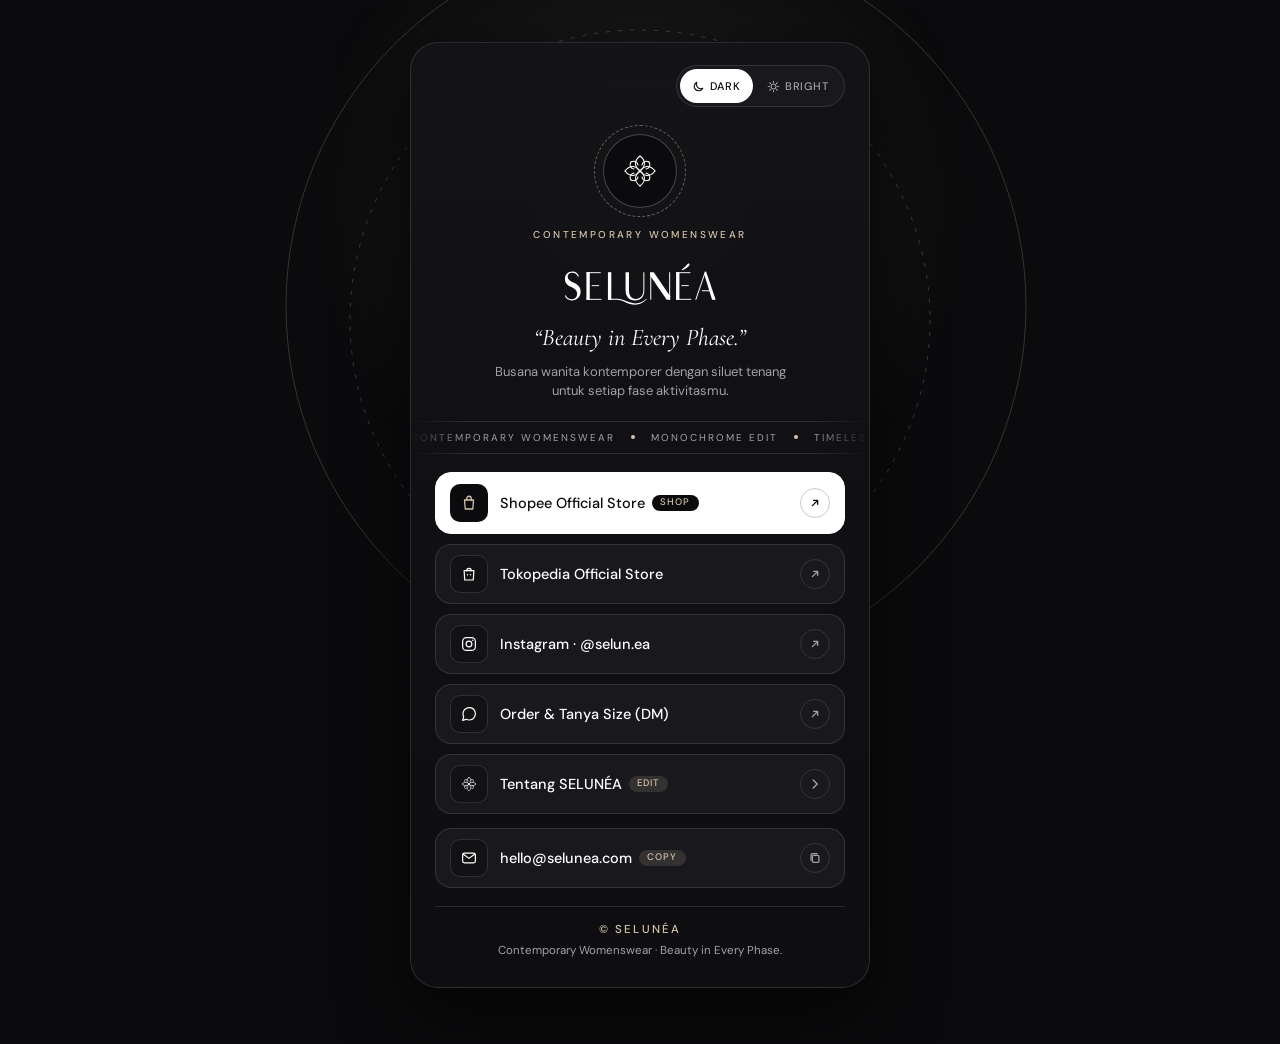
<file: links.html>
<!DOCTYPE html>
<html lang="id" data-theme="dark">
<head>
<meta charset="UTF-8" />
<meta name="viewport" content="width=device-width, initial-scale=1.0" />
<title>SELUNÉA — Contemporary Womenswear</title>
<meta name="description" content="SELUNÉA (@selun.ea) — Contemporary womenswear. Official links: Shopee, Tokopedia, Instagram." />
<link rel="icon" type="image/svg+xml" href="data:image/svg+xml,%3Csvg%20xmlns%3D%22http%3A//www.w3.org/2000/svg%22%20viewBox%3D%220%200%20256%20256%22%3E%3Crect%20width%3D%22256%22%20height%3D%22256%22%20rx%3D%2256%22%20fill%3D%22%230B0B0D%22/%3E%3Cg%20transform%3D%22translate%2836%2036%29%20scale%280.718%29%22%3E%3Cg%20id%3D%22symbol%22%20fill%3D%22%23FFFFFF%22%3E%0A%20%20%20%20%3Cpath%20d%3D%22M%20131.64%20130.81%20C%20163.62%2089.43%20197.55%20100.41%20220.32%20130.76%20A%204.6%204.6%200%200%200%20227.68%20125.24%20C%20202.45%2091.59%20160.38%2078.57%20124.36%20125.19%20A%204.6%204.6%200%200%200%20131.64%20130.81%20Z%22/%3E%0A%20%20%20%20%3Cpath%20d%3D%22M%20220.32%20125.24%20C%20197.55%20155.59%20163.62%20166.57%20131.64%20125.19%20A%204.6%204.6%200%200%200%20124.36%20130.81%20C%20160.38%20177.43%20202.45%20164.41%20227.68%20130.76%20A%204.6%204.6%200%200%200%20220.32%20125.24%20Z%22/%3E%0A%20%20%20%20%3Cpath%20d%3D%22M%20125.19%20131.64%20C%20166.57%20163.62%20155.59%20197.55%20125.24%20220.32%20A%204.6%204.6%200%200%200%20130.76%20227.68%20C%20164.41%20202.45%20177.43%20160.38%20130.81%20124.36%20A%204.6%204.6%200%200%200%20125.19%20131.64%20Z%22/%3E%0A%20%20%20%20%3Cpath%20d%3D%22M%20130.76%20220.32%20C%20100.41%20197.55%2089.43%20163.62%20130.81%20131.64%20A%204.6%204.6%200%200%200%20125.19%20124.36%20C%2078.57%20160.38%2091.59%20202.45%20125.24%20227.68%20A%204.6%204.6%200%200%200%20130.76%20220.32%20Z%22/%3E%0A%20%20%20%20%3Cpath%20d%3D%22M%20124.36%20125.19%20C%2092.38%20166.57%2058.45%20155.59%2035.68%20125.24%20A%204.6%204.6%200%200%200%2028.32%20130.76%20C%2053.55%20164.41%2095.62%20177.43%20131.64%20130.81%20A%204.6%204.6%200%200%200%20124.36%20125.19%20Z%22/%3E%0A%20%20%20%20%3Cpath%20d%3D%22M%2035.68%20130.76%20C%2058.45%20100.41%2092.38%2089.43%20124.36%20130.81%20A%204.6%204.6%200%200%200%20131.64%20125.19%20C%2095.62%2078.57%2053.55%2091.59%2028.32%20125.24%20A%204.6%204.6%200%200%200%2035.68%20130.76%20Z%22/%3E%0A%20%20%20%20%3Cpath%20d%3D%22M%20130.81%20124.36%20C%2089.43%2092.38%20100.41%2058.45%20130.76%2035.68%20A%204.6%204.6%200%200%200%20125.24%2028.32%20C%2091.59%2053.55%2078.57%2095.62%20125.19%20131.64%20A%204.6%204.6%200%200%200%20130.81%20124.36%20Z%22/%3E%0A%20%20%20%20%3Cpath%20d%3D%22M%20125.24%2035.68%20C%20155.59%2058.45%20166.57%2092.38%20125.19%20124.36%20A%204.6%204.6%200%200%200%20130.81%20131.64%20C%20177.43%2095.62%20164.41%2053.55%20130.76%2028.32%20A%204.6%204.6%200%200%200%20125.24%2035.68%20Z%22/%3E%0A%20%20%20%20%3Cpath%20d%3D%22M%20165.19%20145.22%20C%20187.3%20150.13%20190.81%20167.31%20181.93%20183.8%20A%204.6%204.6%200%200%200%20190.03%20188.16%20C%20200.95%20167.88%20195.98%20142.64%20167.18%20136.24%20A%204.6%204.6%200%200%200%20165.19%20145.22%20Z%22/%3E%0A%20%20%20%20%3Cpath%20d%3D%22M%20183.8%20181.93%20C%20167.31%20190.81%20150.13%20187.3%20145.22%20165.19%20A%204.6%204.6%200%200%200%20136.24%20167.18%20C%20142.64%20195.98%20167.88%20200.95%20188.16%20190.03%20A%204.6%204.6%200%200%200%20183.8%20181.93%20Z%22/%3E%0A%20%20%20%20%3Cpath%20d%3D%22M%20110.78%20165.19%20C%20105.87%20187.3%2088.69%20190.81%2072.2%20181.93%20A%204.6%204.6%200%200%200%2067.84%20190.03%20C%2088.12%20200.95%20113.36%20195.98%20119.76%20167.18%20A%204.6%204.6%200%200%200%20110.78%20165.19%20Z%22/%3E%0A%20%20%20%20%3Cpath%20d%3D%22M%2074.07%20183.8%20C%2065.19%20167.31%2068.7%20150.13%2090.81%20145.22%20A%204.6%204.6%200%200%200%2088.82%20136.24%20C%2060.02%20142.64%2055.05%20167.88%2065.97%20188.16%20A%204.6%204.6%200%200%200%2074.07%20183.8%20Z%22/%3E%0A%20%20%20%20%3Cpath%20d%3D%22M%2090.81%20110.78%20C%2068.7%20105.87%2065.19%2088.69%2074.07%2072.2%20A%204.6%204.6%200%200%200%2065.97%2067.84%20C%2055.05%2088.12%2060.02%20113.36%2088.82%20119.76%20A%204.6%204.6%200%200%200%2090.81%20110.78%20Z%22/%3E%0A%20%20%20%20%3Cpath%20d%3D%22M%2072.2%2074.07%20C%2088.69%2065.19%20105.87%2068.7%20110.78%2090.81%20A%204.6%204.6%200%200%200%20119.76%2088.82%20C%20113.36%2060.02%2088.12%2055.05%2067.84%2065.97%20A%204.6%204.6%200%200%200%2072.2%2074.07%20Z%22/%3E%0A%20%20%20%20%3Cpath%20d%3D%22M%20145.22%2090.81%20C%20150.13%2068.7%20167.31%2065.19%20183.8%2074.07%20A%204.6%204.6%200%200%200%20188.16%2065.97%20C%20167.88%2055.05%20142.64%2060.02%20136.24%2088.82%20A%204.6%204.6%200%200%200%20145.22%2090.81%20Z%22/%3E%0A%20%20%20%20%3Cpath%20d%3D%22M%20181.93%2072.2%20C%20190.81%2088.69%20187.3%20105.87%20165.19%20110.78%20A%204.6%204.6%200%200%200%20167.18%20119.76%20C%20195.98%20113.36%20200.95%2088.12%20190.03%2067.84%20A%204.6%204.6%200%200%200%20181.93%2072.2%20Z%22/%3E%0A%20%20%20%20%3Cpath%20d%3D%22M%20128%20117.5%20A%2010.5%2010.5%200%201%201%20128%20138.5%20A%2010.5%2010.5%200%201%201%20128%20117.5%20Z%22/%3E%0A%20%20%3C/g%3E%3C/g%3E%3C/svg%3E" />
<link rel="preconnect" href="https://fonts.googleapis.com" />
<link rel="preconnect" href="https://fonts.gstatic.com" crossorigin />
<link href="https://fonts.googleapis.com/css2?family=Cormorant+Garamond:ital,wght@0,400;0,500;0,600;1,400;1,500&family=DM+Sans:wght@400;500;600&display=swap" rel="stylesheet" />
<script>
  try {
    const savedTheme = localStorage.getItem('selunea_links_theme');
    if (savedTheme === 'light' || savedTheme === 'dark') {
      document.documentElement.setAttribute('data-theme', savedTheme);
    }
  } catch (e) {}
</script>
<style>
  :root, [data-theme="dark"] {
    --bg: #0B0B0D;
    --sheet-a: rgba(20, 20, 24, 0.96);
    --sheet-b: rgba(14, 14, 17, 0.98);
    --surface: #121215;
    --card: #18181D;
    --card-hover: #202027;
    --ink: #FFFFFF;
    --muted: #A1A1AA;
    --accent: #D5C3AA;
    --accent-pill-bg: rgba(213, 195, 170, 0.14);
    --accent-pill-fg: #D5C3AA;
    --hero-bg: #FFFFFF;
    --hero-fg: #0B0B0D;
    --hero-icon-bg: #0B0B0D;
    --hero-icon-fg: #D5C3AA;
    --hero-arrow-line: rgba(11, 11, 13, 0.22);
    --emblem-bg: #0B0B0D;
    --emblem-fg: #FFFFFF;
    --line: rgba(255, 255, 255, 0.12);
    --line-strong: rgba(255, 255, 255, 0.24);
    --orbit-a: #FFFFFF;
    --orbit-b: #D5C3AA;
    --glow: rgba(213, 195, 170, 0.10);
    --spot: rgba(213, 195, 170, 0.16);
    --spot-hero: rgba(213, 195, 170, 0.34);
    --sheet-shadow: 0 28px 70px rgba(0, 0, 0, 0.65);
    --toast-bg: #FFFFFF;
    --toast-fg: #0B0B0D;
  }

  [data-theme="light"] {
    --bg: #F3F2EE;
    --sheet-a: rgba(255, 255, 255, 0.98);
    --sheet-b: rgba(250, 249, 246, 0.98);
    --surface: #F7F6F3;
    --card: #FAF9F6;
    --card-hover: #F2F0EB;
    --ink: #0B0B0D;
    --muted: #52525B;
    --accent: #6B5B4B;
    --accent-pill-bg: rgba(107, 91, 75, 0.12);
    --accent-pill-fg: #6B5B4B;
    --hero-bg: #0B0B0D;
    --hero-fg: #FFFFFF;
    --hero-icon-bg: #FFFFFF;
    --hero-icon-fg: #0B0B0D;
    --hero-arrow-line: rgba(213, 195, 170, 0.36);
    --emblem-bg: #0B0B0D;
    --emblem-fg: #D5C3AA;
    --line: rgba(11, 11, 13, 0.12);
    --line-strong: rgba(11, 11, 13, 0.25);
    --orbit-a: #0B0B0D;
    --orbit-b: #6B5B4B;
    --glow: rgba(107, 91, 75, 0.08);
    --spot: rgba(107, 91, 75, 0.10);
    --spot-hero: rgba(213, 195, 170, 0.22);
    --sheet-shadow: 0 22px 54px rgba(11, 11, 13, 0.08);
    --toast-bg: #0B0B0D;
    --toast-fg: #FFFFFF;
  }

  :root {
    --font-display: 'Cormorant Garamond', Georgia, serif;
    --font-sans: 'DM Sans', -apple-system, BlinkMacSystemFont, sans-serif;
    --ease: cubic-bezier(0.22, 1, 0.36, 1);
  }

  *, *::before, *::after { box-sizing: border-box; margin: 0; padding: 0; }
  html { -webkit-text-size-adjust: 100%; }
  body {
    min-height: 100dvh;
    background: var(--bg);
    color: var(--ink);
    font-family: var(--font-sans);
    font-size: 15px;
    line-height: 1.5;
    display: flex;
    flex-direction: column;
    align-items: center;
    padding: 20px 14px 44px;
    -webkit-font-smoothing: antialiased;
    position: relative;
    overflow-x: hidden;
    transition: background-color 0.38s var(--ease), color 0.38s var(--ease);
  }

  /* Immersive Ambient Orbital Backdrop */
  .ambient-stage {
    position: fixed;
    inset: 0;
    pointer-events: none;
    z-index: 0;
    overflow: hidden;
  }
  .ambient-glow {
    position: absolute;
    left: 50%;
    top: -160px;
    width: 720px;
    height: 720px;
    transform: translateX(-50%);
    background: radial-gradient(circle, var(--glow) 0%, transparent 68%);
    transition: background 0.38s var(--ease);
  }
  .ambient-rings {
    position: absolute;
    left: 50%;
    top: -90px;
    width: 820px;
    height: 820px;
    margin-left: -410px;
    opacity: 0.24;
    animation: slowOrbit 72s linear infinite;
  }
  @keyframes slowOrbit {
    from { transform: rotate(0deg); }
    to { transform: rotate(360deg); }
  }

  a { color: inherit; text-decoration: none; }
  button { font-family: inherit; cursor: pointer; background: none; border: none; color: inherit; }
  :focus-visible { outline: 2px solid var(--accent); outline-offset: 3px; border-radius: 12px; }

  /* Main Sheet */
  .sheet {
    position: relative;
    z-index: 1;
    width: 100%;
    max-width: 460px;
    background: linear-gradient(180deg, var(--sheet-a) 0%, var(--sheet-b) 100%);
    border: 1px solid var(--line);
    border-radius: 28px;
    padding: 20px 18px 26px;
    box-shadow: var(--sheet-shadow);
    display: flex;
    flex-direction: column;
    gap: 18px;
    transition: background 0.38s var(--ease), border-color 0.38s var(--ease), box-shadow 0.38s var(--ease);
  }

  /* Theme Toggle Row (Right-aligned only, zero left pill / share clutter) */
  .theme-bar {
    display: flex;
    justify-content: flex-end;
    align-items: center;
  }
  .theme-switch {
    display: inline-flex;
    align-items: center;
    gap: 2px;
    padding: 3px;
    border-radius: 999px;
    background: var(--card);
    border: 1px solid var(--line);
    transition: background-color 0.3s var(--ease), border-color 0.3s var(--ease);
  }
  .theme-opt {
    display: inline-flex;
    align-items: center;
    gap: 5px;
    min-height: 34px;
    padding: 0 12px;
    border-radius: 999px;
    font-size: 11px;
    font-weight: 500;
    letter-spacing: 0.08em;
    text-transform: uppercase;
    color: var(--muted);
    transition: background-color 0.24s var(--ease), color 0.24s var(--ease);
  }
  .theme-opt[aria-pressed="true"] {
    background: var(--ink);
    color: var(--bg);
  }
  .theme-opt svg { width: 13px; height: 13px; }

  /* Staggered Entrance Choreography */
  .stagger {
    opacity: 0;
    transform: translateY(14px);
    animation: riseIn 0.7s var(--ease) forwards;
    animation-delay: var(--d, 0ms);
  }
  @keyframes riseIn {
    to { opacity: 1; transform: translateY(0); }
  }

  /* Profile Header */
  .profile {
    display: flex;
    flex-direction: column;
    align-items: center;
    text-align: center;
    gap: 10px;
    padding: 0 6px 2px;
  }
  .emblem-orbit {
    position: relative;
    width: 92px;
    height: 92px;
    display: flex;
    align-items: center;
    justify-content: center;
  }
  .emblem-halo {
    position: absolute;
    inset: 0;
    border-radius: 50%;
    border: 1px dashed var(--accent);
    opacity: 0.45;
    animation: slowOrbit 36s linear infinite;
  }
  .emblem-core {
    width: 74px;
    height: 74px;
    border-radius: 50%;
    background: var(--emblem-bg);
    border: 1px solid var(--line-strong);
    color: var(--emblem-fg);
    display: flex;
    align-items: center;
    justify-content: center;
    transition: transform 0.45s var(--ease), border-color 0.35s var(--ease), color 0.35s var(--ease);
  }
  .emblem-orbit:hover .emblem-core {
    transform: scale(1.05);
    border-color: var(--accent);
  }
  .emblem-core svg { width: 40px; height: 40px; }

  .fashion-kicker {
    font-size: 10px;
    letter-spacing: 0.24em;
    text-transform: uppercase;
    color: var(--accent);
    font-weight: 500;
  }
  .wm-lockup {
    width: 186px;
    height: auto;
    color: var(--ink);
    transition: color 0.35s var(--ease);
  }
  .tagline {
    font-family: var(--font-display);
    font-style: italic;
    font-weight: 400;
    font-size: 24px;
    line-height: 1.12;
    color: var(--ink);
  }
  .bio {
    font-size: 13px;
    color: var(--muted);
    max-width: 320px;
    line-height: 1.5;
  }

  /* Smooth Editorial Ticker Strip */
  .marquee-wrap {
    overflow: hidden;
    border-top: 1px solid var(--line);
    border-bottom: 1px solid var(--line);
    padding: 8px 0;
    margin: 0 -18px;
    mask-image: linear-gradient(90deg, transparent 0%, #000 12%, #000 88%, transparent 100%);
    -webkit-mask-image: linear-gradient(90deg, transparent 0%, #000 12%, #000 88%, transparent 100%);
  }
  .marquee-track {
    display: flex;
    width: max-content;
    animation: ticker 26s linear infinite;
  }
  .marquee-wrap:hover .marquee-track { animation-play-state: paused; }
  .marquee-group {
    display: flex;
    align-items: center;
    gap: 16px;
    padding-right: 16px;
    font-size: 10px;
    letter-spacing: 0.2em;
    text-transform: uppercase;
    color: var(--muted);
    white-space: nowrap;
  }
  .m-dot {
    width: 4px;
    height: 4px;
    border-radius: 50%;
    background: var(--accent);
    display: inline-block;
  }
  @keyframes ticker {
    from { transform: translateX(0); }
    to { transform: translateX(-50%); }
  }

  /* Concise, To-The-Point Monochrome Link Stack */
  .links-stack {
    display: flex;
    flex-direction: column;
    gap: 10px;
  }

  .card-spotlight {
    position: relative;
    overflow: hidden;
    isolation: isolate;
  }
  .card-spotlight::before {
    content: '';
    position: absolute;
    inset: 0;
    z-index: -1;
    opacity: 0;
    background: radial-gradient(260px circle at var(--mx, 50%) var(--my, 50%), var(--spot), transparent 65%);
    transition: opacity 0.26s ease;
  }
  .card-spotlight:hover::before { opacity: 1; }

  /* Primary Contrast CTA (Shopee) */
  .link-hero {
    display: flex;
    align-items: center;
    justify-content: space-between;
    gap: 12px;
    min-height: 62px;
    padding: 11px 14px;
    border-radius: 16px;
    background: var(--hero-bg);
    color: var(--hero-fg);
    border: 1px solid var(--hero-bg);
    transition: transform 0.26s var(--ease), box-shadow 0.26s var(--ease), background-color 0.35s var(--ease), color 0.35s var(--ease);
  }
  .link-hero.card-spotlight::before {
    background: radial-gradient(260px circle at var(--mx, 50%) var(--my, 50%), var(--spot-hero), transparent 65%);
  }
  .link-hero:hover { transform: translateY(-2px); }
  .link-hero:active { transform: scale(0.985); }
  .link-hero .icon-box {
    background: var(--hero-icon-bg);
    color: var(--hero-icon-fg);
    border-color: transparent;
  }
  .link-hero .arrow-pill {
    border-color: var(--hero-arrow-line);
    color: var(--hero-fg);
  }

  /* Concise Standard Cards */
  .link-card {
    width: 100%;
    text-align: left;
    display: flex;
    align-items: center;
    justify-content: space-between;
    gap: 12px;
    min-height: 58px;
    padding: 10px 14px;
    border-radius: 16px;
    background: var(--card);
    color: var(--ink);
    border: 1px solid var(--line);
    transition: transform 0.24s var(--ease), border-color 0.24s var(--ease), background-color 0.3s var(--ease), color 0.3s var(--ease);
  }
  .link-card:hover {
    background: var(--card-hover);
    border-color: var(--accent);
    transform: translateY(-2px);
  }
  .link-card:active { transform: scale(0.985); }

  .card-left {
    display: flex;
    align-items: center;
    gap: 12px;
    min-width: 0;
  }
  .icon-box {
    width: 38px;
    height: 38px;
    border-radius: 10px;
    background: var(--surface);
    border: 1px solid var(--line);
    color: var(--ink);
    display: flex;
    align-items: center;
    justify-content: center;
    flex-shrink: 0;
    transition: border-color 0.22s, color 0.22s, transform 0.26s var(--ease), background-color 0.3s var(--ease);
  }
  .link-card:hover .icon-box {
    border-color: var(--accent);
    color: var(--accent);
    transform: scale(1.04);
  }
  .icon-box svg { width: 18px; height: 18px; }

  .btn-label {
    font-size: clamp(13px, 3.6vw, 14.5px);
    font-weight: 500;
    line-height: 1.25;
    display: flex;
    align-items: center;
    gap: 7px;
    flex-wrap: nowrap;
    white-space: nowrap;
  }
  .pill-tag {
    font-size: 9.5px;
    letter-spacing: 0.12em;
    text-transform: uppercase;
    padding: 2px 8px;
    border-radius: 999px;
    background: var(--accent-pill-bg);
    color: var(--accent-pill-fg);
    font-weight: 500;
  }
  .link-hero .pill-tag {
    background: var(--accent);
    color: #FFFFFF;
  }
  [data-theme="dark"] .link-hero .pill-tag {
    background: #0B0B0D;
    color: #D5C3AA;
  }

  .arrow-pill {
    width: 30px;
    height: 30px;
    border-radius: 50%;
    border: 1px solid var(--line);
    display: inline-flex;
    align-items: center;
    justify-content: center;
    flex-shrink: 0;
    color: var(--muted);
    transition: transform 0.24s var(--ease), color 0.22s, border-color 0.22s;
  }
  .link-hero:hover .arrow-pill,
  .link-card:hover .arrow-pill { transform: translateX(3px); }
  .link-card:hover .arrow-pill {
    color: var(--accent);
    border-color: var(--accent);
  }
  .link-card[aria-expanded="true"] .arrow-pill {
    transform: rotate(90deg);
    color: var(--accent);
    border-color: var(--accent);
  }

  /* Smooth Grid-Row Accordion (Style Edit) */
  .accordion-wrap {
    display: grid;
    grid-template-rows: 0fr;
    opacity: 0;
    transition: grid-template-rows 0.42s var(--ease), opacity 0.34s ease, margin-top 0.42s var(--ease);
    margin-top: -6px;
  }
  .accordion-wrap.open {
    grid-template-rows: 1fr;
    opacity: 1;
    margin-top: 0;
  }
  .accordion-inner { overflow: hidden; }
  .maison-drawer {
    background: var(--surface);
    border: 1px solid var(--line-strong);
    border-radius: 16px;
    padding: 15px;
    display: flex;
    flex-direction: column;
    gap: 11px;
  }
  .maison-pills { display: flex; flex-wrap: wrap; gap: 6px; }
  .edit-pill {
    min-height: 32px;
    padding: 0 11px;
    border-radius: 999px;
    border: 1px solid var(--line);
    background: var(--card);
    font-size: 11.5px;
    color: var(--muted);
    transition: background-color 0.2s, color 0.2s, border-color 0.2s;
  }
  .edit-pill:hover { border-color: var(--accent); color: var(--ink); }
  .edit-pill.active {
    background: var(--ink);
    color: var(--bg);
    border-color: var(--ink);
    font-weight: 500;
  }
  .edit-note {
    font-size: 12.5px;
    color: var(--muted);
    line-height: 1.5;
    transition: opacity 0.18s ease;
  }

  /* Brand-Only Footer */
  .foot {
    padding-top: 14px;
    border-top: 1px solid var(--line);
    display: flex;
    flex-direction: column;
    align-items: center;
    gap: 4px;
    text-align: center;
  }
  .foot-brand {
    font-size: 11.5px;
    letter-spacing: 0.18em;
    color: var(--accent);
    font-weight: 500;
  }
  .foot-sub {
    font-size: 11.5px;
    color: var(--muted);
  }

  .toast {
    position: fixed;
    bottom: 20px;
    left: 50%;
    transform: translateX(-50%) translateY(14px);
    background: var(--toast-bg);
    color: var(--toast-fg);
    border: 1px solid var(--accent);
    padding: 9px 17px;
    border-radius: 999px;
    font-size: 12px;
    font-weight: 500;
    opacity: 0;
    pointer-events: none;
    transition: opacity 0.2s, transform 0.2s var(--ease);
    z-index: 50;
    white-space: nowrap;
  }
  .toast.show { opacity: 1; transform: translateX(-50%) translateY(0); }

  @media (min-width: 640px) {
    body { padding: 42px 20px 56px; }
    .sheet { padding: 22px 24px 28px; }
    .marquee-wrap { margin: 0 -24px; }
  }
  @media (prefers-reduced-motion: reduce) {
    .ambient-rings, .marquee-track { animation: none !important; }
    .stagger { opacity: 1 !important; transform: none !important; animation: none !important; }
    *, *::before, *::after { transition: none !important; }
  }
</style>
</head>
<body>
  <div class="ambient-stage" aria-hidden="true">
    <div class="ambient-glow"></div>
    <svg class="ambient-rings" viewBox="0 0 820 820" fill="none">
      <circle cx="410" cy="410" r="290" stroke="var(--orbit-a)" stroke-width="0.8" stroke-dasharray="4 8"/>
      <circle cx="426" cy="396" r="370" stroke="var(--orbit-b)" stroke-width="0.9"/>
    </svg>
  </div>

  <main class="sheet">
    <!-- Dark / Bright Theme Toggle -->
    <div class="theme-bar stagger" style="--d: 20ms;">
      <div class="theme-switch" role="group" aria-label="Pilih mode tampilan">
        <button type="button" class="theme-opt" data-set-theme="dark" aria-pressed="true">
          <svg viewBox="0 0 16 16" fill="none" aria-hidden="true">
            <path d="M13.2 10.1A5.5 5.5 0 0 1 5.9 2.8a5.5 5.5 0 1 0 7.3 7.3Z" stroke="currentColor" stroke-width="1.35" stroke-linejoin="round"/>
          </svg>
          <span>Dark</span>
        </button>
        <button type="button" class="theme-opt" data-set-theme="light" aria-pressed="false">
          <svg viewBox="0 0 16 16" fill="none" aria-hidden="true">
            <circle cx="8" cy="8" r="3" stroke="currentColor" stroke-width="1.35"/>
            <path d="M8 1.5v1.4M8 13.1v1.4M1.5 8h1.4M13.1 8h1.4M3.4 3.4l1 1M11.6 11.6l1 1M12.6 3.4l-1 1M4.4 11.6l-1 1" stroke="currentColor" stroke-width="1.35" stroke-linecap="round"/>
          </svg>
          <span>Bright</span>
        </button>
      </div>
    </div>

    <!-- Brand Profile Header -->
    <header class="profile stagger" style="--d: 60ms;">
      <div class="emblem-orbit">
        <div class="emblem-halo" aria-hidden="true"></div>
        <div class="emblem-core">
          <svg viewBox="0 0 256 256" role="img" aria-label="SELUNÉA"><g id="symbol" fill="currentColor">
    <path d="M 130.67 130.06 C 163.19 87.98 198.21 99.23 221.3 130.03 A 3.38 3.38 0 0 0 226.7 125.97 C 201.79 92.77 160.81 80.02 125.33 125.94 A 3.38 3.38 0 0 0 130.67 130.06 Z"/>
    <path d="M 221.3 125.97 C 198.21 156.77 163.19 168.02 130.67 125.94 A 3.38 3.38 0 0 0 125.33 130.06 C 160.81 175.98 201.79 163.23 226.7 130.03 A 3.38 3.38 0 0 0 221.3 125.97 Z"/>
    <path d="M 125.94 130.67 C 168.02 163.19 156.77 198.21 125.97 221.3 A 3.38 3.38 0 0 0 130.03 226.7 C 163.23 201.79 175.98 160.81 130.06 125.33 A 3.38 3.38 0 0 0 125.94 130.67 Z"/>
    <path d="M 130.03 221.3 C 99.23 198.21 87.98 163.19 130.06 130.67 A 3.38 3.38 0 0 0 125.94 125.33 C 80.02 160.81 92.77 201.79 125.97 226.7 A 3.38 3.38 0 0 0 130.03 221.3 Z"/>
    <path d="M 125.33 125.94 C 92.81 168.02 57.79 156.77 34.7 125.97 A 3.38 3.38 0 0 0 29.3 130.03 C 54.21 163.23 95.19 175.98 130.67 130.06 A 3.38 3.38 0 0 0 125.33 125.94 Z"/>
    <path d="M 34.7 130.03 C 57.79 99.23 92.81 87.98 125.33 130.06 A 3.38 3.38 0 0 0 130.67 125.94 C 95.19 80.02 54.21 92.77 29.3 125.97 A 3.38 3.38 0 0 0 34.7 130.03 Z"/>
    <path d="M 130.06 125.33 C 87.98 92.81 99.23 57.79 130.02 34.7 A 3.38 3.38 0 0 0 125.97 29.3 C 92.77 54.21 80.02 95.19 125.94 130.67 A 3.38 3.38 0 0 0 130.06 125.33 Z"/>
    <path d="M 125.97 34.7 C 156.77 57.79 168.02 92.81 125.94 125.33 A 3.38 3.38 0 0 0 130.06 130.67 C 175.98 95.19 163.23 54.21 130.02 29.3 A 3.38 3.38 0 0 0 125.97 34.7 Z"/>
    <path d="M 165.45 144.02 C 188.45 149.13 192.16 167.39 183.01 184.38 A 3.38 3.38 0 0 0 188.95 187.58 C 199.6 167.81 194.83 143.64 166.92 137.43 A 3.38 3.38 0 0 0 165.45 144.02 Z"/>
    <path d="M 184.38 183.01 C 167.39 192.16 149.13 188.45 144.02 165.45 A 3.38 3.38 0 0 0 137.43 166.92 C 143.64 194.83 167.81 199.6 187.58 188.95 A 3.38 3.38 0 0 0 184.38 183.01 Z"/>
    <path d="M 111.98 165.45 C 106.87 188.45 88.61 192.16 71.62 183.01 A 3.38 3.38 0 0 0 68.42 188.95 C 88.19 199.6 112.36 194.83 118.57 166.92 A 3.38 3.38 0 0 0 111.98 165.45 Z"/>
    <path d="M 72.99 184.38 C 63.84 167.39 67.55 149.13 90.55 144.02 A 3.38 3.38 0 0 0 89.08 137.43 C 61.17 143.64 56.4 167.81 67.05 187.58 A 3.38 3.38 0 0 0 72.99 184.38 Z"/>
    <path d="M 90.55 111.98 C 67.55 106.87 63.84 88.61 72.99 71.62 A 3.38 3.38 0 0 0 67.05 68.42 C 56.4 88.19 61.17 112.36 89.08 118.57 A 3.38 3.38 0 0 0 90.55 111.98 Z"/>
    <path d="M 71.62 72.99 C 88.61 63.84 106.87 67.55 111.98 90.55 A 3.38 3.38 0 0 0 118.57 89.08 C 112.36 61.17 88.19 56.4 68.42 67.05 A 3.38 3.38 0 0 0 71.62 72.99 Z"/>
    <path d="M 144.02 90.55 C 149.13 67.55 167.39 63.84 184.38 72.99 A 3.38 3.38 0 0 0 187.58 67.05 C 167.81 56.4 143.64 61.17 137.43 89.08 A 3.38 3.38 0 0 0 144.02 90.55 Z"/>
    <path d="M 183.01 71.62 C 192.16 88.61 188.45 106.87 165.45 111.98 A 3.38 3.38 0 0 0 166.92 118.57 C 194.83 112.36 199.6 88.19 188.95 68.42 A 3.38 3.38 0 0 0 183.01 71.62 Z"/>
    <path d="M 128 119.4 A 8.6 8.6 0 1 1 128 136.6 A 8.6 8.6 0 1 1 128 119.4 Z"/>
  </g></svg>
        </div>
      </div>
      <span class="fashion-kicker">Contemporary Womenswear</span>
      <svg viewBox="0 0 755 256" class="wm-lockup" role="img" aria-label="SELUNÉA"><g id="wordmark" fill="currentColor">
    <path d="M 129.7 98.24 L 125.78 100.23 C 121.41 90.29 113.35 84.16 102.15 84.16 C 90.28 84.16 83.86 91.49 83.86 100.82 C 83.86 111.34 92.52 117.84 108.87 125.23 C 128.36 134.19 136.42 144.05 136.42 161.52 C 136.42 182.8 120.74 196.46 101.25 196.46 C 87.36 196.46 76.84 189.3 71.91 177.65 L 76.05 175.55 C 80.42 185.94 89.16 191.84 101.48 191.84 C 114.24 191.84 122.22 182.69 122.22 168.91 C 122.22 156.14 113.57 148.98 96.77 141.36 C 79.52 133.52 72.8 124.11 72.8 109.33 C 72.8 90.74 86.47 79.54 103.72 79.54 C 116.48 79.54 125.44 86.48 129.7 98.24 Z"/>
    <path d="M 159.94 82 L 173.6 82 L 173.6 194 L 159.94 194 Z"/>
    <path d="M 159.94 82 L 218.18 82 L 218.18 85.86 L 159.94 85.86 Z"/>
    <path d="M 159.94 190.14 L 221.54 190.14 L 221.54 194 L 159.94 194 Z"/>
    <path d="M 181.44 134.64 L 211.46 134.64 L 211.46 138.5 L 181.44 138.5 Z"/>
    <path d="M 247.3 82 L 260.96 82 L 260.96 194 L 247.3 194 Z"/>
    <path d="M 247.3 190.14 L 285.38 190.14 C 312.26 190.14 330.18 208.56 358.18 208.56 C 377.78 208.56 392.9 200.5 402.98 189.74 L 404.55 191.2 C 393.46 204.3 377.78 214.38 357.62 214.38 C 327.38 214.38 308.34 194 283.14 194 L 247.3 194 Z"/>
    <path d="M 318.98 82 L 332.64 82 L 332.64 153.68 C 332.64 177.2 342.16 191.14 359.86 191.14 C 379.96 191.14 391.16 177.76 391.16 153.68 L 391.16 82 L 395.14 82 L 395.14 153.68 C 395.14 182.8 381.7 196.46 358.18 196.46 C 332.98 196.46 318.98 183.36 318.98 153.68 Z"/>
    <path d="M 419.22 82 L 423.2 82 L 423.2 194 L 419.22 194 Z"/>
    <path d="M 495.88 82 L 499.86 82 L 499.86 194 L 495.88 194 Z"/>
    <path d="M 419.22 82 L 433.33 82 L 499.86 179.44 L 499.86 194 L 485.75 194 L 419.22 96.56 Z"/>
    <path d="M 523.94 82 L 537.6 82 L 537.6 194 L 523.94 194 Z"/>
    <path d="M 523.94 82 L 582.18 82 L 582.18 85.86 L 523.94 85.86 Z"/>
    <path d="M 523.94 190.14 L 585.54 190.14 L 585.54 194 L 523.94 194 Z"/>
    <path d="M 545.44 134.64 L 575.46 134.64 L 575.46 138.5 L 545.44 138.5 Z"/>
    <path d="M 547.46 71.36 C 555.3 64.98 563.7 57.58 570.98 48.4 C 573.67 45.04 578.6 46.38 578.82 50.86 C 579.04 55.79 566.05 67.22 549.92 73.71 C 547.68 74.61 545.89 72.82 547.46 71.36 Z"/>
    <path d="M 640.76 80.21 L 644.79 80.21 L 606.01 194 L 601.78 194 Z"/>
    <path d="M 640.76 80.21 L 646.13 80.21 L 684.66 194 L 670.12 194 L 639.19 93.65 Z"/>
    <path d="M 628.7 155.36 L 662.69 155.36 L 662.69 159.34 L 628.7 159.34 Z"/>
  </g></svg>
      <p class="tagline">“Beauty in Every Phase.”</p>
      <p class="bio">Busana wanita kontemporer dengan siluet tenang untuk setiap fase aktivitasmu.</p>
    </header>

    <!-- Editorial Marquee -->
    <div class="marquee-wrap stagger" style="--d: 110ms;" aria-hidden="true">
      <div class="marquee-track">
        <div class="marquee-group"><span>CONTEMPORARY WOMENSWEAR</span><span class='m-dot'></span><span>MONOCHROME EDIT</span><span class='m-dot'></span><span>TIMELESS SILHOUETTES</span><span class='m-dot'></span><span>BEAUTY IN EVERY PHASE</span><span class='m-dot'></span></div>
        <div class="marquee-group"><span>CONTEMPORARY WOMENSWEAR</span><span class='m-dot'></span><span>MONOCHROME EDIT</span><span class='m-dot'></span><span>TIMELESS SILHOUETTES</span><span class='m-dot'></span><span>BEAUTY IN EVERY PHASE</span><span class='m-dot'></span></div>
      </div>
    </div>

    <!-- To-The-Point Links Stack -->
    <nav class="links-stack" aria-label="Tautan Resmi SELUNÉA">
      <!-- Shopee -->
      <a href="https://shopee.co.id/selun.ea" target="_blank" rel="noopener noreferrer" class="link-hero card-spotlight stagger" style="--d: 160ms;">
        <div class="card-left">
          <span class="icon-box" aria-hidden="true">
            <svg viewBox="0 0 24 24" fill="none"><path d="M6 8h12l-1 12H7L6 8Z" stroke="currentColor" stroke-width="1.7" stroke-linejoin="round"/><path d="M9 8V6a3 3 0 0 1 6 0v2" stroke="currentColor" stroke-width="1.7" stroke-linecap="round"/></svg>
          </span>
          <span class="btn-label"><span>Shopee Official Store</span><span class="pill-tag">Shop</span></span>
        </div>
        <span class="arrow-pill" aria-hidden="true">
          <svg width="14" height="14" viewBox="0 0 16 16" fill="none"><path d="M5 11 11 5M6.5 5H11v4.5" stroke="currentColor" stroke-width="1.6" stroke-linecap="round" stroke-linejoin="round"/></svg>
        </span>
      </a>

      <!-- Tokopedia -->
      <a href="https://www.tokopedia.com/selunea" target="_blank" rel="noopener noreferrer" class="link-card card-spotlight stagger" style="--d: 210ms;">
        <div class="card-left">
          <span class="icon-box" aria-hidden="true">
            <svg viewBox="0 0 24 24" fill="none"><path d="M5.5 7.5h13l-.8 12.5H6.3L5.5 7.5Z" stroke="currentColor" stroke-width="1.6" stroke-linejoin="round"/><path d="M9 7.5a3 3 0 0 1 6 0" stroke="currentColor" stroke-width="1.6" stroke-linecap="round"/><circle cx="10" cy="13" r="1" fill="currentColor"/><circle cx="14" cy="13" r="1" fill="currentColor"/></svg>
          </span>
          <span class="btn-label"><span>Tokopedia Official Store</span></span>
        </div>
        <span class="arrow-pill" aria-hidden="true">
          <svg width="14" height="14" viewBox="0 0 16 16" fill="none"><path d="M5 11 11 5M6.5 5H11v4.5" stroke="currentColor" stroke-width="1.6" stroke-linecap="round" stroke-linejoin="round"/></svg>
        </span>
      </a>

      <!-- Instagram @selun.ea -->
      <a href="https://instagram.com/selun.ea" target="_blank" rel="noopener noreferrer" class="link-card card-spotlight stagger" style="--d: 260ms;">
        <div class="card-left">
          <span class="icon-box" aria-hidden="true">
            <svg viewBox="0 0 24 24" fill="none"><rect x="3.5" y="3.5" width="17" height="17" rx="5" stroke="currentColor" stroke-width="1.6"/><circle cx="12" cy="12" r="3.8" stroke="currentColor" stroke-width="1.6"/><circle cx="17" cy="7" r="1" fill="currentColor"/></svg>
          </span>
          <span class="btn-label"><span>Instagram · @selun.ea</span></span>
        </div>
        <span class="arrow-pill" aria-hidden="true">
          <svg width="14" height="14" viewBox="0 0 16 16" fill="none"><path d="M5 11 11 5M6.5 5H11v4.5" stroke="currentColor" stroke-width="1.6" stroke-linecap="round" stroke-linejoin="round"/></svg>
        </span>
      </a>

      <!-- DM Order & Konsultasi -->
      <a href="https://ig.me/m/selun.ea" target="_blank" rel="noopener noreferrer" class="link-card card-spotlight stagger" style="--d: 310ms;">
        <div class="card-left">
          <span class="icon-box" aria-hidden="true">
            <svg viewBox="0 0 24 24" fill="none"><path d="M20.5 11.5a8.38 8.38 0 0 1-.9 3.8 8.5 8.5 0 0 1-7.6 4.7 8.38 8.38 0 0 1-3.8-.9L3.5 20.5l1.4-4.7a8.38 8.38 0 0 1-.9-3.8 8.5 8.5 0 0 1 4.7-7.6 8.38 8.38 0 0 1 3.8-.9h.5a8.48 8.48 0 0 1 7.5 7.5v.5Z" stroke="currentColor" stroke-width="1.6" stroke-linejoin="round"/></svg>
          </span>
          <span class="btn-label"><span>Order &amp; Tanya Size (DM)</span></span>
        </div>
        <span class="arrow-pill" aria-hidden="true">
          <svg width="14" height="14" viewBox="0 0 16 16" fill="none"><path d="M5 11 11 5M6.5 5H11v4.5" stroke="currentColor" stroke-width="1.6" stroke-linecap="round" stroke-linejoin="round"/></svg>
        </span>
      </a>

      <!-- Tentang SELUNÉA Accordion -->
      <button type="button" class="link-card card-spotlight stagger" id="storyToggleBtn" style="--d: 360ms;" aria-expanded="false" aria-controls="storyAccordion">
        <div class="card-left">
          <span class="icon-box" aria-hidden="true">
            <svg viewBox="0 0 256 256" aria-hidden="true"><g id="symbol" fill="currentColor">
    <path d="M 130.67 130.06 C 163.19 87.98 198.21 99.23 221.3 130.03 A 3.38 3.38 0 0 0 226.7 125.97 C 201.79 92.77 160.81 80.02 125.33 125.94 A 3.38 3.38 0 0 0 130.67 130.06 Z"/>
    <path d="M 221.3 125.97 C 198.21 156.77 163.19 168.02 130.67 125.94 A 3.38 3.38 0 0 0 125.33 130.06 C 160.81 175.98 201.79 163.23 226.7 130.03 A 3.38 3.38 0 0 0 221.3 125.97 Z"/>
    <path d="M 125.94 130.67 C 168.02 163.19 156.77 198.21 125.97 221.3 A 3.38 3.38 0 0 0 130.03 226.7 C 163.23 201.79 175.98 160.81 130.06 125.33 A 3.38 3.38 0 0 0 125.94 130.67 Z"/>
    <path d="M 130.03 221.3 C 99.23 198.21 87.98 163.19 130.06 130.67 A 3.38 3.38 0 0 0 125.94 125.33 C 80.02 160.81 92.77 201.79 125.97 226.7 A 3.38 3.38 0 0 0 130.03 221.3 Z"/>
    <path d="M 125.33 125.94 C 92.81 168.02 57.79 156.77 34.7 125.97 A 3.38 3.38 0 0 0 29.3 130.03 C 54.21 163.23 95.19 175.98 130.67 130.06 A 3.38 3.38 0 0 0 125.33 125.94 Z"/>
    <path d="M 34.7 130.03 C 57.79 99.23 92.81 87.98 125.33 130.06 A 3.38 3.38 0 0 0 130.67 125.94 C 95.19 80.02 54.21 92.77 29.3 125.97 A 3.38 3.38 0 0 0 34.7 130.03 Z"/>
    <path d="M 130.06 125.33 C 87.98 92.81 99.23 57.79 130.02 34.7 A 3.38 3.38 0 0 0 125.97 29.3 C 92.77 54.21 80.02 95.19 125.94 130.67 A 3.38 3.38 0 0 0 130.06 125.33 Z"/>
    <path d="M 125.97 34.7 C 156.77 57.79 168.02 92.81 125.94 125.33 A 3.38 3.38 0 0 0 130.06 130.67 C 175.98 95.19 163.23 54.21 130.02 29.3 A 3.38 3.38 0 0 0 125.97 34.7 Z"/>
    <path d="M 165.45 144.02 C 188.45 149.13 192.16 167.39 183.01 184.38 A 3.38 3.38 0 0 0 188.95 187.58 C 199.6 167.81 194.83 143.64 166.92 137.43 A 3.38 3.38 0 0 0 165.45 144.02 Z"/>
    <path d="M 184.38 183.01 C 167.39 192.16 149.13 188.45 144.02 165.45 A 3.38 3.38 0 0 0 137.43 166.92 C 143.64 194.83 167.81 199.6 187.58 188.95 A 3.38 3.38 0 0 0 184.38 183.01 Z"/>
    <path d="M 111.98 165.45 C 106.87 188.45 88.61 192.16 71.62 183.01 A 3.38 3.38 0 0 0 68.42 188.95 C 88.19 199.6 112.36 194.83 118.57 166.92 A 3.38 3.38 0 0 0 111.98 165.45 Z"/>
    <path d="M 72.99 184.38 C 63.84 167.39 67.55 149.13 90.55 144.02 A 3.38 3.38 0 0 0 89.08 137.43 C 61.17 143.64 56.4 167.81 67.05 187.58 A 3.38 3.38 0 0 0 72.99 184.38 Z"/>
    <path d="M 90.55 111.98 C 67.55 106.87 63.84 88.61 72.99 71.62 A 3.38 3.38 0 0 0 67.05 68.42 C 56.4 88.19 61.17 112.36 89.08 118.57 A 3.38 3.38 0 0 0 90.55 111.98 Z"/>
    <path d="M 71.62 72.99 C 88.61 63.84 106.87 67.55 111.98 90.55 A 3.38 3.38 0 0 0 118.57 89.08 C 112.36 61.17 88.19 56.4 68.42 67.05 A 3.38 3.38 0 0 0 71.62 72.99 Z"/>
    <path d="M 144.02 90.55 C 149.13 67.55 167.39 63.84 184.38 72.99 A 3.38 3.38 0 0 0 187.58 67.05 C 167.81 56.4 143.64 61.17 137.43 89.08 A 3.38 3.38 0 0 0 144.02 90.55 Z"/>
    <path d="M 183.01 71.62 C 192.16 88.61 188.45 106.87 165.45 111.98 A 3.38 3.38 0 0 0 166.92 118.57 C 194.83 112.36 199.6 88.19 188.95 68.42 A 3.38 3.38 0 0 0 183.01 71.62 Z"/>
    <path d="M 128 119.4 A 8.6 8.6 0 1 1 128 136.6 A 8.6 8.6 0 1 1 128 119.4 Z"/>
  </g></svg>
          </span>
          <span class="btn-label"><span>Tentang SELUNÉA</span><span class="pill-tag">Edit</span></span>
        </div>
        <span class="arrow-pill" aria-hidden="true">
          <svg width="14" height="14" viewBox="0 0 16 16" fill="none"><path d="M6 3.5 10.5 8 6 12.5" stroke="currentColor" stroke-width="1.6" stroke-linecap="round" stroke-linejoin="round"/></svg>
        </span>
      </button>

      <div class="accordion-wrap" id="storyAccordion">
        <div class="accordion-inner">
          <div class="maison-drawer">
            <div class="maison-pills" role="tablist" aria-label="Karakter Koleksi SELUNÉA">
              <button type="button" class="edit-pill active" role="tab" aria-selected="true" data-note="Siluet bersih yang mudah dipadupadankan dari kerja hingga makan malam.">Tailored Ease</button>
              <button type="button" class="edit-pill" role="tab" aria-selected="false" data-note="Potongan jatuh yang mengikuti gerak tubuh secara alami dan ringan.">Fluid Draping</button>
              <button type="button" class="edit-pill" role="tab" aria-selected="false" data-note="Palet hitam, putih, dan aksen hangat untuk lemari kapsul harian.">Monochrome Edit</button>
            </div>
            <p class="edit-note" id="editNote">Siluet bersih yang mudah dipadupadankan dari kerja hingga makan malam.</p>
          </div>
        </div>
      </div>

      <!-- Email Inquiries (One concise button -> copies email cleanly) -->
      <button type="button" class="link-card card-spotlight stagger" id="copyEmailBtn" style="--d: 410ms;">
        <div class="card-left">
          <span class="icon-box" aria-hidden="true">
            <svg viewBox="0 0 24 24" fill="none"><rect x="3.5" y="5.5" width="17" height="13" rx="2.5" stroke="currentColor" stroke-width="1.6"/><path d="m4.5 7 7.5 5.5L19.5 7" stroke="currentColor" stroke-width="1.6" stroke-linecap="round" stroke-linejoin="round"/></svg>
          </span>
          <span class="btn-label"><span>hello@selunea.com</span><span class="pill-tag">Copy</span></span>
        </div>
        <span class="arrow-pill" aria-hidden="true">
          <svg width="14" height="14" viewBox="0 0 16 16" fill="none"><rect x="5" y="5" width="7.5" height="8" rx="1.5" stroke="currentColor" stroke-width="1.4"/><path d="M3.5 10.5v-6A1.5 1.5 0 0 1 5 3h5.5" stroke="currentColor" stroke-width="1.4" stroke-linecap="round"/></svg>
        </span>
      </button>
    </nav>

    <!-- Brand-Only Footer -->
    <footer class="foot stagger" style="--d: 460ms;">
      <div class="foot-brand">© SELUNÉA</div>
      <div class="foot-sub">Contemporary Womenswear · Beauty in Every Phase.</div>
    </footer>
  </main>

  <div class="toast" id="toast" role="status" aria-live="polite"></div>

<script>
  const toast = document.getElementById('toast');
  let toastTimer = null;
  function showToast(msg) {
    toast.textContent = msg;
    toast.classList.add('show');
    clearTimeout(toastTimer);
    toastTimer = setTimeout(() => toast.classList.remove('show'), 2200);
  }

  // Dark & Bright Mode Switcher
  const themeButtons = Array.from(document.querySelectorAll('[data-set-theme]'));
  function applyTheme(mode, notify = false) {
    const next = mode === 'light' ? 'light' : 'dark';
    document.documentElement.setAttribute('data-theme', next);
    themeButtons.forEach(btn => {
      btn.setAttribute('aria-pressed', String(btn.dataset.setTheme === next));
    });
    try { localStorage.setItem('selunea_links_theme', next); } catch (e) {}
    if (notify) showToast(next === 'light' ? 'Mode Bright aktif' : 'Mode Dark aktif');
  }
  applyTheme(document.documentElement.getAttribute('data-theme') || 'dark', false);
  themeButtons.forEach(btn => {
    btn.addEventListener('click', () => applyTheme(btn.dataset.setTheme, true));
  });

  // Interactive Pointer Spotlight on Cards
  document.querySelectorAll('.card-spotlight').forEach(card => {
    card.addEventListener('pointermove', (e) => {
      const rect = card.getBoundingClientRect();
      card.style.setProperty('--mx', (e.clientX - rect.left) + 'px');
      card.style.setProperty('--my', (e.clientY - rect.top) + 'px');
    });
  });

  // Smooth Accordion Toggle (Tentang SELUNÉA)
  const storyBtn = document.getElementById('storyToggleBtn');
  const storyAccordion = document.getElementById('storyAccordion');
  storyBtn.addEventListener('click', () => {
    const isOpen = storyAccordion.classList.toggle('open');
    storyBtn.setAttribute('aria-expanded', String(isOpen));
  });

  // Interactive Style Edit Pills
  const editPills = Array.from(document.querySelectorAll('.edit-pill'));
  const editNote = document.getElementById('editNote');
  editPills.forEach(pill => {
    pill.addEventListener('click', () => {
      editPills.forEach(p => {
        const active = p === pill;
        p.classList.toggle('active', active);
        p.setAttribute('aria-selected', String(active));
      });
      editNote.style.opacity = '0';
      setTimeout(() => {
        editNote.textContent = pill.dataset.note;
        editNote.style.opacity = '1';
      }, 140);
    });
  });

  // Copy Email
  document.getElementById('copyEmailBtn').addEventListener('click', async () => {
    try { await navigator.clipboard.writeText('hello@selunea.com'); } catch (e) {}
    showToast('hello@selunea.com tersalin');
  });
</script>
</body>
</html>
</file>
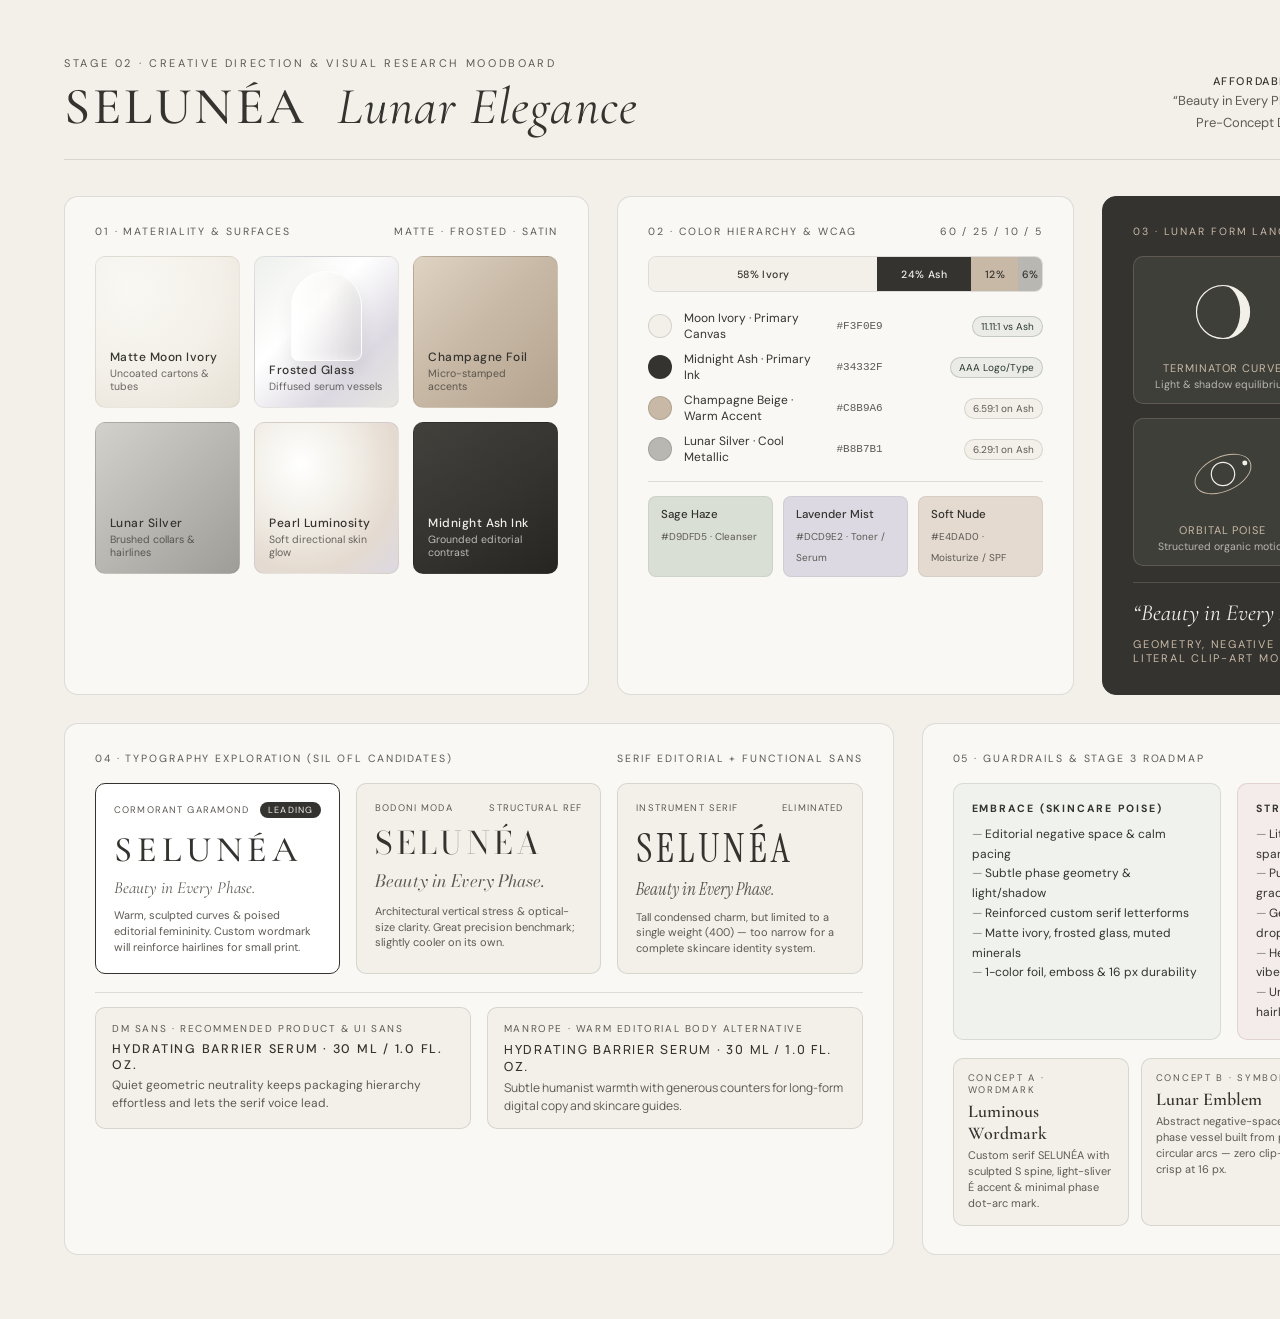
<file: 03-moodboard/01-lunar-elegance-moodboard.html>
<!DOCTYPE html>
<html lang="en">
<head>
<meta charset="UTF-8" />
<meta name="viewport" content="width=device-width, initial-scale=1.0" />
<title>SELUNÉA — Stage 2 Creative Direction & Visual Moodboard</title>
<link rel="preconnect" href="https://fonts.googleapis.com" />
<link rel="preconnect" href="https://fonts.gstatic.com" crossorigin />
<link href="https://fonts.googleapis.com/css2?family=Bodoni+Moda:ital,opsz,wght@0,6..96,400;0,6..96,500;1,6..96,400&family=Cormorant+Garamond:ital,wght@0,400;0,500;0,600;1,400&family=DM+Sans:wght@400;500&family=Instrument+Serif:ital@0;1&family=Manrope:wght@400;500&display=swap" rel="stylesheet" />
<style>
  :root {
    --ivory: #F3F0E9;
    --ivory-deep: #EAE5DA;
    --champagne: #C8B9A6;
    --silver: #B8B7B1;
    --ash: #34332F;
    --ash-soft: #5C5A54;
    --lavender: #DCD9E2;
    --nude: #E4DAD0;
    --sage: #D9DFD5;
    --white: #FFFFFF;
    --line: rgba(52, 51, 47, 0.14);
  }
  * { box-sizing: border-box; margin: 0; padding: 0; }
  body {
    background: var(--ivory);
    color: var(--ash);
    font-family: 'DM Sans', -apple-system, BlinkMacSystemFont, sans-serif;
    width: 1600px;
    padding: 56px 64px 64px;
    -webkit-font-smoothing: antialiased;
  }

  /* Header */
  .header {
    display: flex;
    justify-content: space-between;
    align-items: flex-end;
    padding-bottom: 26px;
    border-bottom: 1px solid var(--line);
    margin-bottom: 36px;
  }
  .eyebrow {
    font-size: 11px;
    letter-spacing: 0.24em;
    text-transform: uppercase;
    color: var(--ash-soft);
    margin-bottom: 10px;
  }
  .title {
    font-family: 'Cormorant Garamond', Georgia, serif;
    font-size: 52px;
    font-weight: 500;
    letter-spacing: 0.06em;
    line-height: 1.02;
  }
  .title em {
    font-style: italic;
    font-weight: 400;
    letter-spacing: 0.02em;
  }
  .meta-right {
    text-align: right;
    font-size: 13px;
    color: var(--ash-soft);
    line-height: 1.65;
  }
  .meta-right strong {
    color: var(--ash);
    font-weight: 500;
    letter-spacing: 0.14em;
    text-transform: uppercase;
    font-size: 11px;
    display: block;
  }

  /* Grid Layout */
  .grid-top {
    display: grid;
    grid-template-columns: 1.15fr 1fr 0.95fr;
    gap: 28px;
    margin-bottom: 28px;
  }
  .grid-bottom {
    display: grid;
    grid-template-columns: 1.35fr 1fr;
    gap: 28px;
  }

  .card {
    background: #FAF8F4;
    border: 1px solid var(--line);
    border-radius: 14px;
    padding: 28px 30px;
  }
  .card-dark {
    background: var(--ash);
    color: var(--ivory);
    border-color: var(--ash);
  }
  .section-label {
    font-size: 10.5px;
    letter-spacing: 0.18em;
    text-transform: uppercase;
    color: var(--ash-soft);
    margin-bottom: 18px;
    display: flex;
    justify-content: space-between;
    align-items: center;
    gap: 16px;
    white-space: nowrap;
  }
  .card-dark .section-label {
    color: var(--champagne);
  }

  /* 1. Editorial Atmosphere / Materiality Board */
  .material-grid {
    display: grid;
    grid-template-columns: repeat(3, 1fr);
    gap: 14px;
  }
  .swatch-tile {
    height: 152px;
    border-radius: 10px;
    position: relative;
    overflow: hidden;
    display: flex;
    flex-direction: column;
    justify-content: flex-end;
    padding: 14px;
    border: 1px solid rgba(52,51,47,0.08);
  }
  .swatch-tile span.name {
    font-size: 12px;
    font-weight: 500;
    letter-spacing: 0.04em;
    z-index: 2;
  }
  .swatch-tile span.desc {
    font-size: 10.5px;
    opacity: 0.72;
    margin-top: 2px;
    z-index: 2;
  }
  .mat-ivory {
    background: radial-gradient(circle at 25% 20%, #FAF8F3 0%, #F3F0E9 55%, #E7E1D5 100%);
  }
  .mat-frosted {
    background: linear-gradient(135deg, #EEF0EC 0%, #FFFFFF 38%, #DCD9E2 72%, #E8E6E1 100%);
  }
  .mat-frosted::after {
    content: '';
    position: absolute;
    inset: 14px 36px 46px 36px;
    border-radius: 36px 36px 8px 8px;
    background: linear-gradient(90deg, rgba(255,255,255,0.68), rgba(243,240,233,0.22), rgba(184,183,177,0.24));
    border: 1px solid rgba(255,255,255,0.85);
    box-shadow: inset 6px 0 12px rgba(255,255,255,0.7), 0 8px 18px rgba(52,51,47,0.08);
  }
  .mat-champagne {
    background: linear-gradient(135deg, #DFD3C3 0%, #C8B9A6 46%, #B4A38E 100%);
    color: var(--ash);
  }
  .mat-silver {
    background: linear-gradient(135deg, #D2D1CB 0%, #B8B7B1 50%, #9E9D97 100%);
    color: var(--ash);
  }
  .mat-pearl {
    background: radial-gradient(ellipse at 32% 28%, #FFFFFF 0%, #F3F0E9 35%, #E4DAD0 70%, #DCD9E2 100%);
  }
  .mat-ash {
    background: linear-gradient(145deg, #43413C 0%, #34332F 55%, #262522 100%);
    color: var(--ivory);
  }

  /* 2. Color Hierarchy & Proportion Bar */
  .proportion-bar {
    display: flex;
    height: 36px;
    border-radius: 8px;
    overflow: hidden;
    border: 1px solid var(--line);
    margin-bottom: 18px;
  }
  .prop-seg {
    display: flex;
    align-items: center;
    justify-content: center;
    font-size: 10.5px;
    font-weight: 500;
    letter-spacing: 0.04em;
  }
  .color-list {
    display: flex;
    flex-direction: column;
    gap: 9px;
  }
  .color-row {
    display: grid;
    grid-template-columns: 26px 1.2fr 78px 1fr;
    align-items: center;
    gap: 10px;
    font-size: 12px;
  }
  .dot {
    width: 24px;
    height: 24px;
    border-radius: 50%;
    border: 1px solid rgba(52,51,47,0.16);
  }
  .hex {
    font-family: ui-monospace, SFMono-Regular, Menlo, monospace;
    font-size: 11px;
    color: var(--ash-soft);
  }
  .badge {
    justify-self: end;
    font-size: 10px;
    padding: 3px 8px;
    border-radius: 999px;
    background: var(--ivory);
    border: 1px solid var(--line);
    color: var(--ash-soft);
    white-space: nowrap;
  }
  .badge.aaa {
    background: #EBECE8;
    color: #2B3A2C;
    border-color: rgba(43,58,44,0.2);
  }
  .sku-strip {
    margin-top: 16px;
    padding-top: 14px;
    border-top: 1px solid var(--line);
    display: grid;
    grid-template-columns: repeat(3, 1fr);
    gap: 10px;
  }
  .sku-pill {
    border-radius: 8px;
    padding: 10px 12px;
    border: 1px solid rgba(52,51,47,0.08);
  }
  .sku-pill strong {
    display: block;
    font-size: 11.5px;
    font-weight: 500;
    margin-bottom: 2px;
  }
  .sku-pill span {
    font-size: 10px;
    color: var(--ash-soft);
  }

  /* 3. Abstract Lunar Form Language (Research — Not Final Logos) */
  .form-studies {
    display: grid;
    grid-template-columns: 1fr 1fr;
    gap: 14px;
    margin-bottom: 16px;
  }
  .study-box {
    background: rgba(243,240,233,0.06);
    border: 1px solid rgba(200,185,166,0.22);
    border-radius: 10px;
    padding: 16px 14px 12px;
    text-align: center;
  }
  .study-box svg {
    width: 78px;
    height: 78px;
    display: block;
    margin: 0 auto 10px;
  }
  .study-box .cap {
    font-size: 11px;
    color: var(--champagne);
    letter-spacing: 0.08em;
    text-transform: uppercase;
  }
  .study-box .sub {
    font-size: 10.5px;
    color: rgba(243,240,233,0.68);
    margin-top: 3px;
  }
  .philosophy-quote {
    border-top: 1px solid rgba(200,185,166,0.22);
    padding-top: 16px;
    font-family: 'Cormorant Garamond', Georgia, serif;
    font-size: 23px;
    font-style: italic;
    line-height: 1.3;
    color: var(--ivory);
  }
  .philosophy-quote small {
    display: block;
    font-family: 'DM Sans', sans-serif;
    font-style: normal;
    font-size: 11px;
    letter-spacing: 0.16em;
    text-transform: uppercase;
    color: var(--champagne);
    margin-top: 8px;
  }

  /* 4. Typography Exploration */
  .type-grid {
    display: grid;
    grid-template-columns: repeat(3, 1fr);
    gap: 16px;
    margin-bottom: 18px;
  }
  .type-card {
    background: var(--ivory);
    border: 1px solid var(--line);
    border-radius: 10px;
    padding: 18px 18px 16px;
  }
  .type-card.recommended {
    border-color: var(--ash);
    background: #FFFFFF;
  }
  .type-tag {
    font-size: 9.5px;
    letter-spacing: 0.12em;
    text-transform: uppercase;
    color: var(--ash-soft);
    display: flex;
    justify-content: space-between;
    align-items: center;
    gap: 8px;
    margin-bottom: 12px;
  }
  .type-tag em {
    font-style: normal;
    background: var(--ash);
    color: var(--ivory);
    padding: 2px 8px;
    border-radius: 999px;
    font-size: 9px;
    white-space: nowrap;
  }
  .specimen-word {
    font-size: 36px;
    letter-spacing: 0.14em;
    line-height: 1.1;
    margin-bottom: 8px;
  }
  .specimen-sub {
    font-size: 17px;
    font-style: italic;
    color: var(--ash-soft);
    margin-bottom: 10px;
  }
  .specimen-note {
    font-size: 11px;
    color: var(--ash-soft);
    line-height: 1.45;
  }
  .sans-pair {
    display: grid;
    grid-template-columns: 1fr 1fr;
    gap: 16px;
    padding-top: 14px;
    border-top: 1px solid var(--line);
  }
  .sans-box {
    background: var(--ivory);
    border: 1px solid var(--line);
    border-radius: 10px;
    padding: 14px 16px;
  }
  .sans-label {
    font-size: 10px;
    letter-spacing: 0.16em;
    text-transform: uppercase;
    color: var(--ash-soft);
    margin-bottom: 6px;
  }
  .sans-spec {
    font-size: 12.5px;
    letter-spacing: 0.14em;
    text-transform: uppercase;
    font-weight: 500;
    margin-bottom: 4px;
  }
  .sans-body {
    font-size: 12px;
    color: var(--ash-soft);
    line-height: 1.45;
  }

  /* 5. Guardrails & Stage 3 Concept Territories */
  .guardrail-cols {
    display: grid;
    grid-template-columns: 1fr 1fr;
    gap: 16px;
    margin-bottom: 18px;
  }
  .rule-box {
    border-radius: 10px;
    padding: 16px 18px;
    font-size: 12px;
    line-height: 1.65;
  }
  .rule-do {
    background: #EFF2ED;
    border: 1px solid rgba(52,51,47,0.12);
  }
  .rule-avoid {
    background: #F4ECEA;
    border: 1px solid rgba(120,60,52,0.14);
  }
  .rule-box h4 {
    font-size: 10.5px;
    letter-spacing: 0.18em;
    text-transform: uppercase;
    margin-bottom: 8px;
  }
  .rule-box ul {
    list-style: none;
  }
  .rule-box li::before {
    content: '— ';
    opacity: 0.55;
  }
  .territory-strip {
    display: grid;
    grid-template-columns: repeat(3, 1fr);
    gap: 12px;
  }
  .terr {
    background: var(--ivory);
    border: 1px solid var(--line);
    border-radius: 10px;
    padding: 13px 14px;
  }
  .terr small {
    font-size: 9.5px;
    letter-spacing: 0.18em;
    text-transform: uppercase;
    color: var(--ash-soft);
    display: block;
    margin-bottom: 4px;
  }
  .terr strong {
    font-family: 'Cormorant Garamond', Georgia, serif;
    font-size: 18px;
    font-weight: 600;
    display: block;
    margin-bottom: 4px;
  }
  .terr p {
    font-size: 11px;
    color: var(--ash-soft);
    line-height: 1.45;
  }
</style>
</head>
<body>

  <header class="header">
    <div>
      <div class="eyebrow">Stage 02 · Creative Direction &amp; Visual Research Moodboard</div>
      <h1 class="title">SELUNÉA &nbsp;<em>Lunar Elegance</em></h1>
    </div>
    <div class="meta-right">
      <strong>Affordable Premium Skincare · Women 20–35</strong>
      “Beauty in Every Phase.” &nbsp;·&nbsp; “Skincare for every version of you.”<br />
      Pre-Concept Direction Board (No Final Logos Generated)
    </div>
  </header>

  <section class="grid-top">
    <!-- 1. Materiality & Tactile Atmosphere -->
    <div class="card">
      <div class="section-label">
        <span>01 · Materiality &amp; Surfaces</span>
        <span>Matte · Frosted · Satin</span>
      </div>
      <div class="material-grid">
        <div class="swatch-tile mat-ivory">
          <span class="name">Matte Moon Ivory</span>
          <span class="desc">Uncoated cartons &amp; tubes</span>
        </div>
        <div class="swatch-tile mat-frosted">
          <span class="name">Frosted Glass</span>
          <span class="desc">Diffused serum vessels</span>
        </div>
        <div class="swatch-tile mat-champagne">
          <span class="name">Champagne Foil</span>
          <span class="desc">Micro-stamped accents</span>
        </div>
        <div class="swatch-tile mat-silver">
          <span class="name">Lunar Silver</span>
          <span class="desc">Brushed collars &amp; hairlines</span>
        </div>
        <div class="swatch-tile mat-pearl">
          <span class="name">Pearl Luminosity</span>
          <span class="desc">Soft directional skin glow</span>
        </div>
        <div class="swatch-tile mat-ash">
          <span class="name">Midnight Ash Ink</span>
          <span class="desc">Grounded editorial contrast</span>
        </div>
      </div>
    </div>

    <!-- 2. Color Hierarchy & Contrast Architecture -->
    <div class="card">
      <div class="section-label">
        <span>02 · Color Hierarchy &amp; WCAG</span>
        <span>60 / 25 / 10 / 5</span>
      </div>
      <div class="proportion-bar">
        <div class="prop-seg" style="width:58%; background:#F3F0E9; color:#34332F;">58% Ivory</div>
        <div class="prop-seg" style="width:24%; background:#34332F; color:#F3F0E9;">24% Ash</div>
        <div class="prop-seg" style="width:12%; background:#C8B9A6; color:#34332F;">12%</div>
        <div class="prop-seg" style="width:6%; background:#B8B7B1; color:#34332F;">6%</div>
      </div>
      <div class="color-list">
        <div class="color-row">
          <span class="dot" style="background:#F3F0E9"></span>
          <span>Moon Ivory · Primary Canvas</span>
          <span class="hex">#F3F0E9</span>
          <span class="badge aaa">11.11:1 vs Ash</span>
        </div>
        <div class="color-row">
          <span class="dot" style="background:#34332F"></span>
          <span>Midnight Ash · Primary Ink</span>
          <span class="hex">#34332F</span>
          <span class="badge aaa">AAA Logo/Type</span>
        </div>
        <div class="color-row">
          <span class="dot" style="background:#C8B9A6"></span>
          <span>Champagne Beige · Warm Accent</span>
          <span class="hex">#C8B9A6</span>
          <span class="badge">6.59:1 on Ash</span>
        </div>
        <div class="color-row">
          <span class="dot" style="background:#B8B7B1"></span>
          <span>Lunar Silver · Cool Metallic</span>
          <span class="hex">#B8B7B1</span>
          <span class="badge">6.29:1 on Ash</span>
        </div>
      </div>
      <div class="sku-strip">
        <div class="sku-pill" style="background:#D9DFD5;">
          <strong>Sage Haze</strong>
          <span>#D9DFD5 · Cleanser</span>
        </div>
        <div class="sku-pill" style="background:#DCD9E2;">
          <strong>Lavender Mist</strong>
          <span>#DCD9E2 · Toner / Serum</span>
        </div>
        <div class="sku-pill" style="background:#E4DAD0;">
          <strong>Soft Nude</strong>
          <span>#E4DAD0 · Moisturize / SPF</span>
        </div>
      </div>
    </div>

    <!-- 3. Lunar Geometry & Visual Rhythm -->
    <div class="card card-dark">
      <div class="section-label">
        <span>03 · Lunar Form Language</span>
        <span>Abstract Geometry</span>
      </div>
      <div class="form-studies">
        <div class="study-box">
          <svg viewBox="0 0 100 100" fill="none" xmlns="http://www.w3.org/2000/svg">
            <circle cx="50" cy="50" r="34" stroke="#C8B9A6" stroke-width="1.2" opacity="0.55"/>
            <path d="M50 16 A34 34 0 0 1 50 84 A22 34 0 0 0 50 16 Z" fill="#F3F0E9"/>
            <circle cx="50" cy="50" r="34" stroke="#F3F0E9" stroke-width="1.5"/>
          </svg>
          <div class="cap">Terminator Curve</div>
          <div class="sub">Light &amp; shadow equilibrium</div>
        </div>
        <div class="study-box">
          <svg viewBox="0 0 100 100" fill="none" xmlns="http://www.w3.org/2000/svg">
            <circle cx="22" cy="50" r="10" stroke="#C8B9A6" stroke-width="1.4"/>
            <path d="M50 38 A12 12 0 1 1 50 62 A7 12 0 0 0 50 38 Z" fill="#F3F0E9"/>
            <circle cx="78" cy="50" r="10" fill="#F3F0E9"/>
            <line x1="10" y1="50" x2="90" y2="50" stroke="#C8B9A6" stroke-width="0.7" opacity="0.35"/>
          </svg>
          <div class="cap">Phase Rhythm</div>
          <div class="sub">Cyclical daily ritual cadence</div>
        </div>
        <div class="study-box">
          <svg viewBox="0 0 100 100" fill="none" xmlns="http://www.w3.org/2000/svg">
            <ellipse cx="50" cy="50" rx="38" ry="22" transform="rotate(-24 50 50)" stroke="#C8B9A6" stroke-width="1.2"/>
            <circle cx="50" cy="50" r="15" stroke="#F3F0E9" stroke-width="1.5"/>
            <circle cx="78" cy="36" r="3.2" fill="#F3F0E9"/>
          </svg>
          <div class="cap">Orbital Poise</div>
          <div class="sub">Structured organic motion</div>
        </div>
        <div class="study-box">
          <svg viewBox="0 0 100 100" fill="none" xmlns="http://www.w3.org/2000/svg">
            <path d="M22 72 C34 26, 66 74, 78 28" stroke="#F3F0E9" stroke-width="2" stroke-linecap="round"/>
            <circle cx="34" cy="48" r="16" stroke="#C8B9A6" stroke-width="1" stroke-dasharray="3 3" opacity="0.6"/>
            <circle cx="66" cy="52" r="16" stroke="#C8B9A6" stroke-width="1" stroke-dasharray="3 3" opacity="0.6"/>
          </svg>
          <div class="cap">S-Curve Fluidity</div>
          <div class="sub">Skin contour &amp; dual arcs</div>
        </div>
      </div>
      <div class="philosophy-quote">
        “Beauty in Every Phase.”
        <small>Geometry, negative space &amp; soft light — never literal clip-art moons</small>
      </div>
    </div>
  </section>

  <section class="grid-bottom">
    <!-- 4. Typography Exploration -->
    <div class="card">
      <div class="section-label">
        <span>04 · Typography Exploration (SIL OFL Candidates)</span>
        <span>Serif Editorial + Functional Sans</span>
      </div>
      <div class="type-grid">
        <div class="type-card recommended">
          <div class="type-tag"><span>Cormorant Garamond</span><em>Leading</em></div>
          <div class="specimen-word" style="font-family:'Cormorant Garamond',serif; font-weight:500;">SELUNÉA</div>
          <div class="specimen-sub" style="font-family:'Cormorant Garamond',serif;">Beauty in Every Phase.</div>
          <div class="specimen-note">Warm, sculpted curves &amp; poised editorial femininity. Custom wordmark will reinforce hairlines for small print.</div>
        </div>
        <div class="type-card">
          <div class="type-tag"><span>Bodoni Moda</span><span>Structural Ref</span></div>
          <div class="specimen-word" style="font-family:'Bodoni Moda',serif; font-weight:400; font-size:31px;">SELUNÉA</div>
          <div class="specimen-sub" style="font-family:'Bodoni Moda',serif;">Beauty in Every Phase.</div>
          <div class="specimen-note">Architectural vertical stress &amp; optical-size clarity. Great precision benchmark; slightly cooler on its own.</div>
        </div>
        <div class="type-card">
          <div class="type-tag"><span>Instrument Serif</span><span>Eliminated</span></div>
          <div class="specimen-word" style="font-family:'Instrument Serif',serif; font-size:40px; letter-spacing:0.1em;">SELUNÉA</div>
          <div class="specimen-sub" style="font-family:'Instrument Serif',serif;">Beauty in Every Phase.</div>
          <div class="specimen-note">Tall condensed charm, but limited to a single weight (400) — too narrow for a complete skincare identity system.</div>
        </div>
      </div>
      <div class="sans-pair">
        <div class="sans-box">
          <div class="sans-label">DM Sans · Recommended Product &amp; UI Sans</div>
          <div class="sans-spec" style="font-family:'DM Sans',sans-serif;">HYDRATING BARRIER SERUM · 30 ML / 1.0 FL. OZ.</div>
          <div class="sans-body" style="font-family:'DM Sans',sans-serif;">Quiet geometric neutrality keeps packaging hierarchy effortless and lets the serif voice lead.</div>
        </div>
        <div class="sans-box">
          <div class="sans-label">Manrope · Warm Editorial Body Alternative</div>
          <div class="sans-spec" style="font-family:'Manrope',sans-serif;">HYDRATING BARRIER SERUM · 30 ML / 1.0 FL. OZ.</div>
          <div class="sans-body" style="font-family:'Manrope',sans-serif;">Subtle humanist warmth with generous counters for long-form digital copy and skincare guides.</div>
        </div>
      </div>
    </div>

    <!-- 5. Visual Guardrails & Stage 3 Concept Roadmap -->
    <div class="card">
      <div class="section-label">
        <span>05 · Guardrails &amp; Stage 3 Roadmap</span>
        <span>3 Distinct Directions</span>
      </div>
      <div class="guardrail-cols">
        <div class="rule-box rule-do">
          <h4>Embrace (Skincare Poise)</h4>
          <ul>
            <li>Editorial negative space &amp; calm pacing</li>
            <li>Subtle phase geometry &amp; light/shadow</li>
            <li>Reinforced custom serif letterforms</li>
            <li>Matte ivory, frosted glass, muted minerals</li>
            <li>1-color foil, emboss &amp; 16 px durability</li>
          </ul>
        </div>
        <div class="rule-box rule-avoid">
          <h4>Strictly Avoid (Clichés)</h4>
          <ul>
            <li>Literal crescent moons &amp; 4-point sparkles</li>
            <li>Purple/indigo galaxy or aurora gradients</li>
            <li>Generic botanical leaves or water drops</li>
            <li>Heavy gold borders &amp; mystical tarot vibes</li>
            <li>Unmodified stock fonts or fragile hairlines</li>
          </ul>
        </div>
      </div>
      <div class="territory-strip">
        <div class="terr">
          <small>Concept A · Wordmark</small>
          <strong>Luminous Wordmark</strong>
          <p>Custom serif SELUNÉA with sculpted S spine, light-sliver É accent &amp; minimal phase dot-arc mark.</p>
        </div>
        <div class="terr">
          <small>Concept B · Symbol</small>
          <strong>Lunar Emblem</strong>
          <p>Abstract negative-space phase vessel built from pure circular arcs — zero clip-art, crisp at 16 px.</p>
        </div>
        <div class="terr">
          <small>Concept C · Monogram</small>
          <strong>Celestial Monogram</strong>
          <p>Organic-geometric custom S monogram with quiet orbital poise for caps, jar seals &amp; favicons.</p>
        </div>
      </div>
    </div>
  </section>

</body>
</html>
</file>
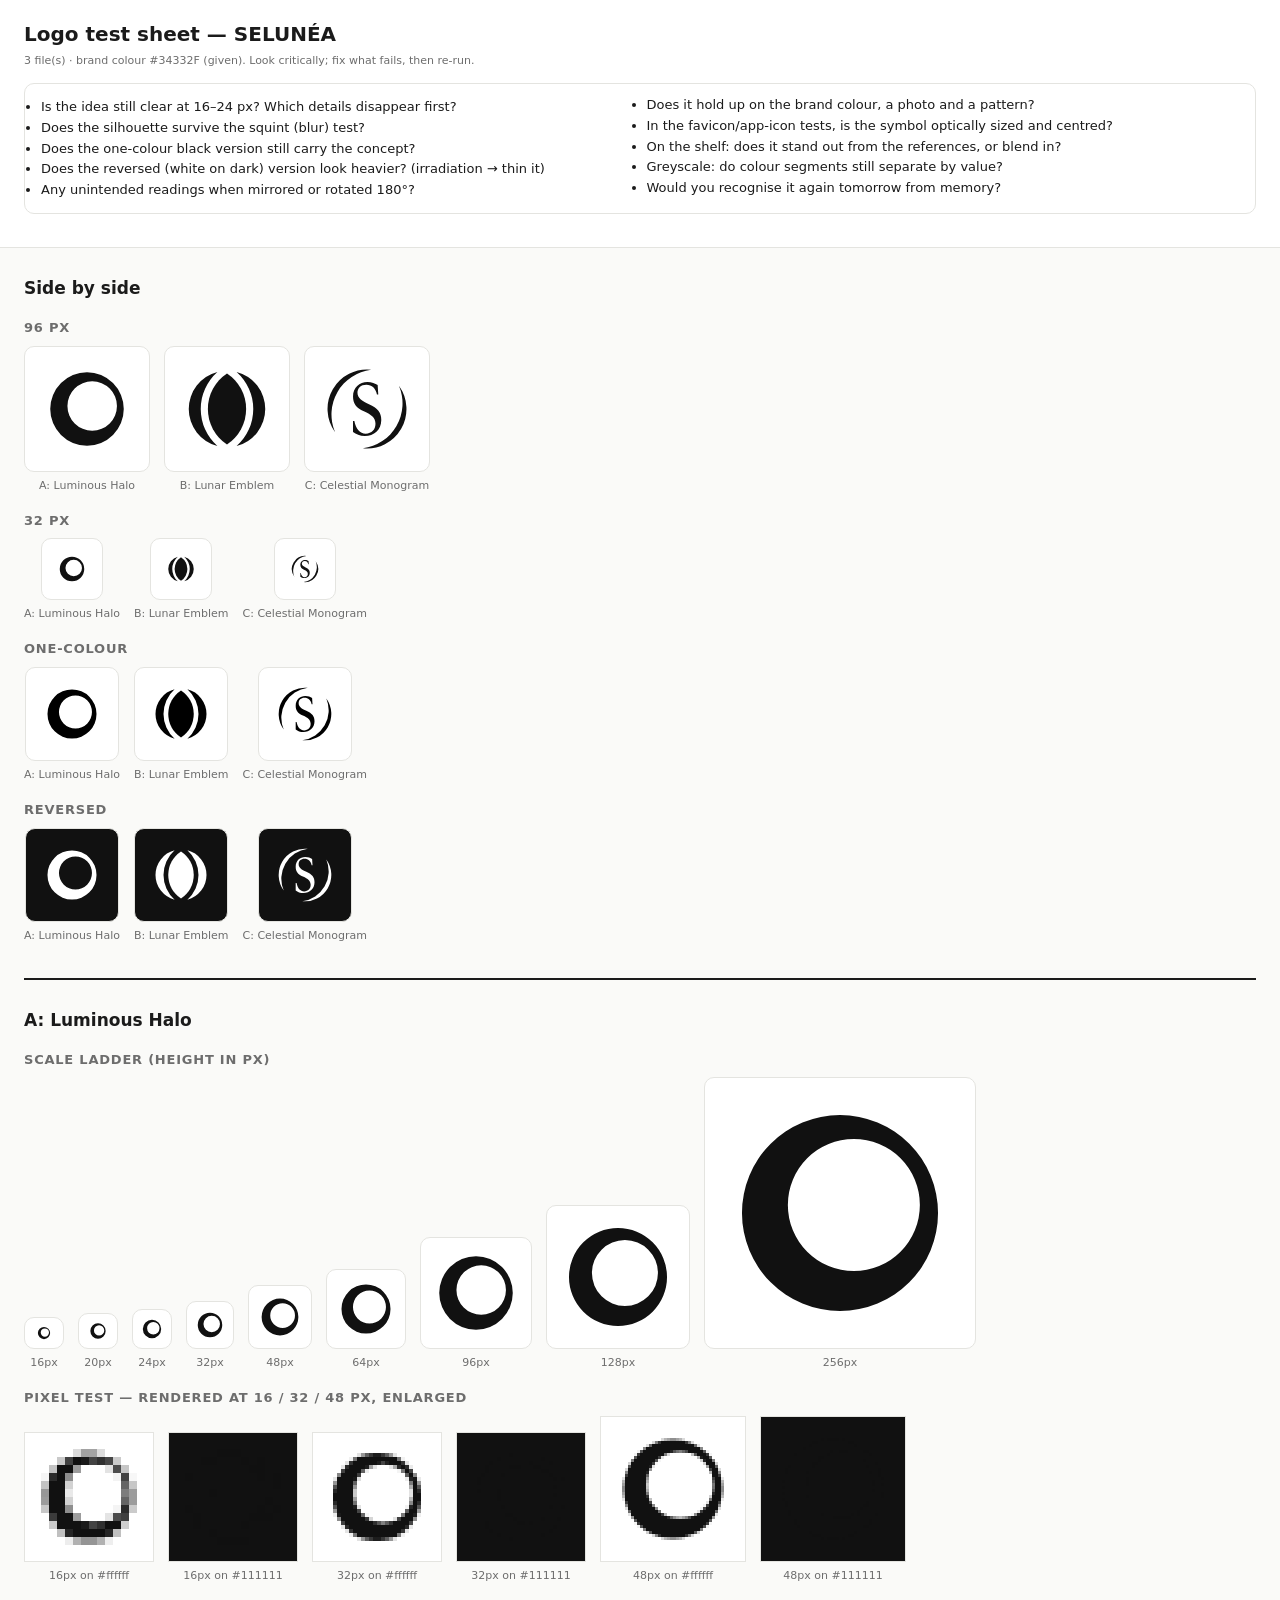
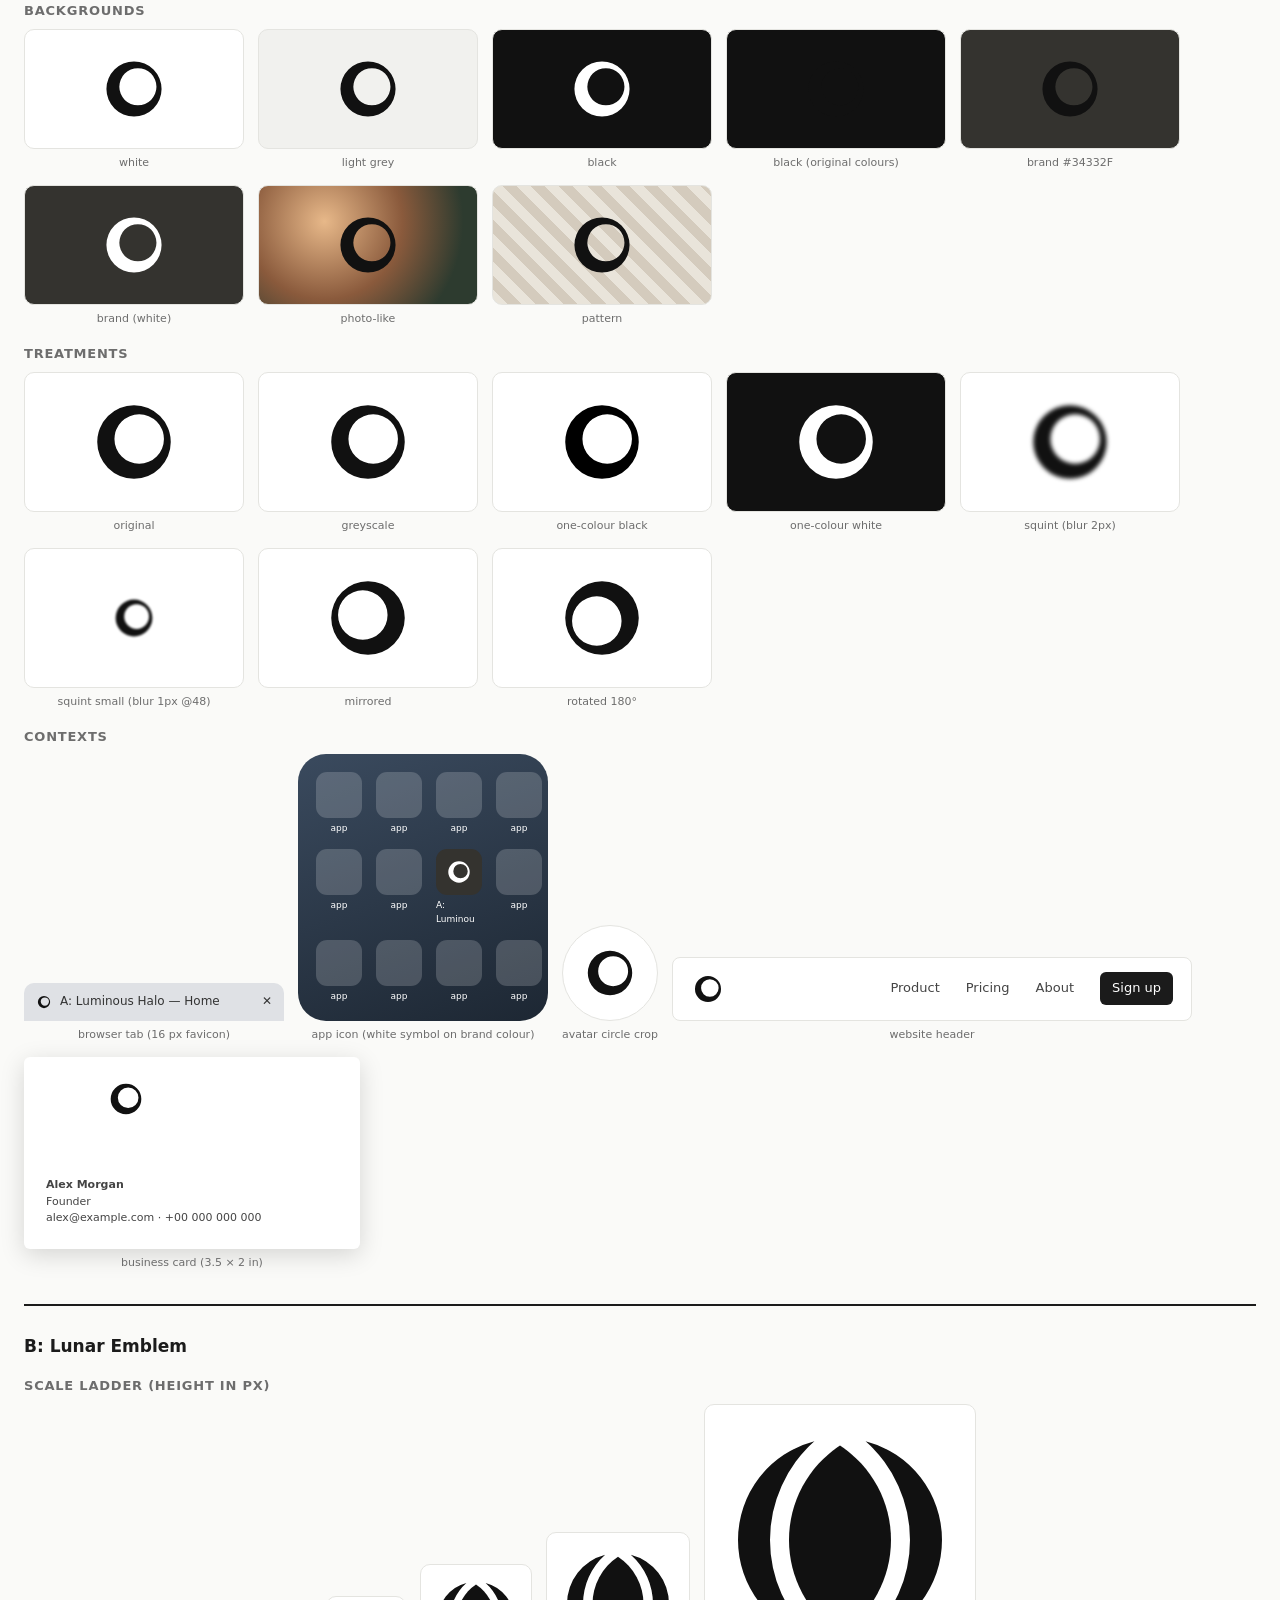
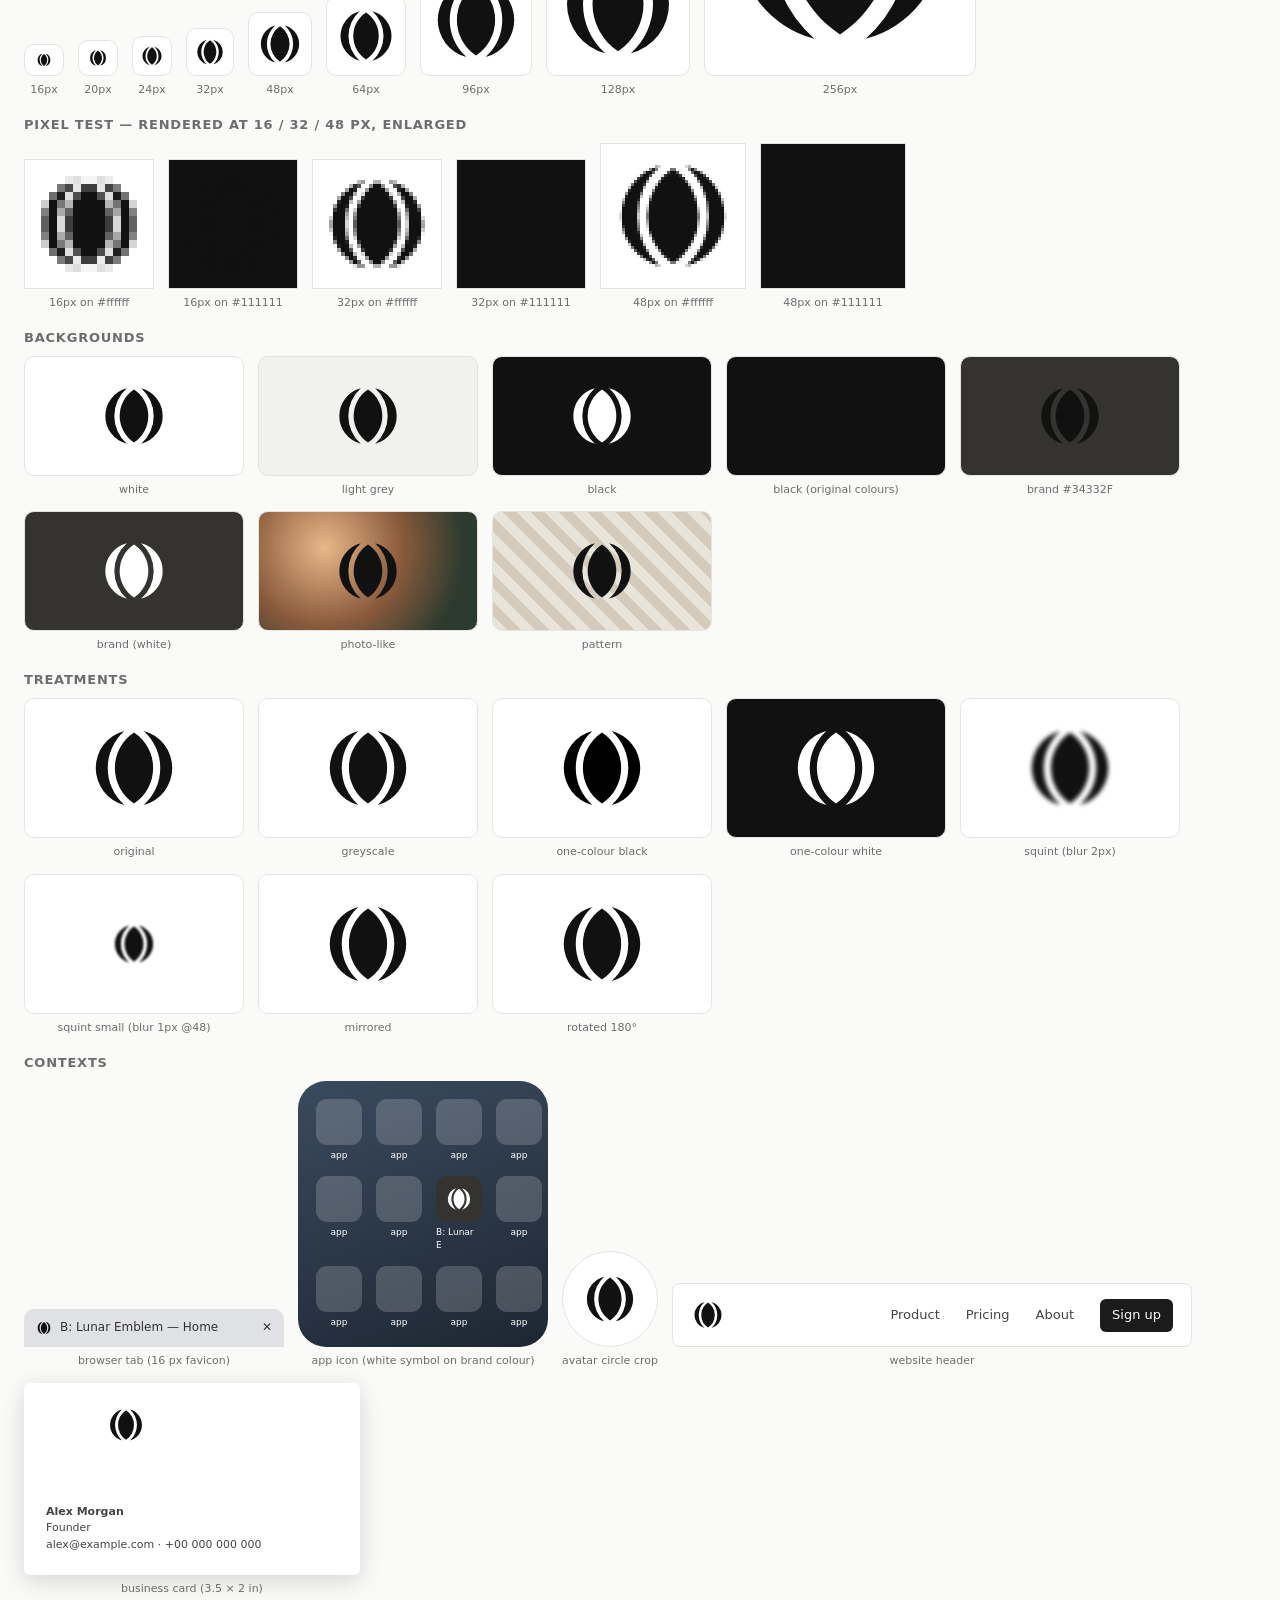
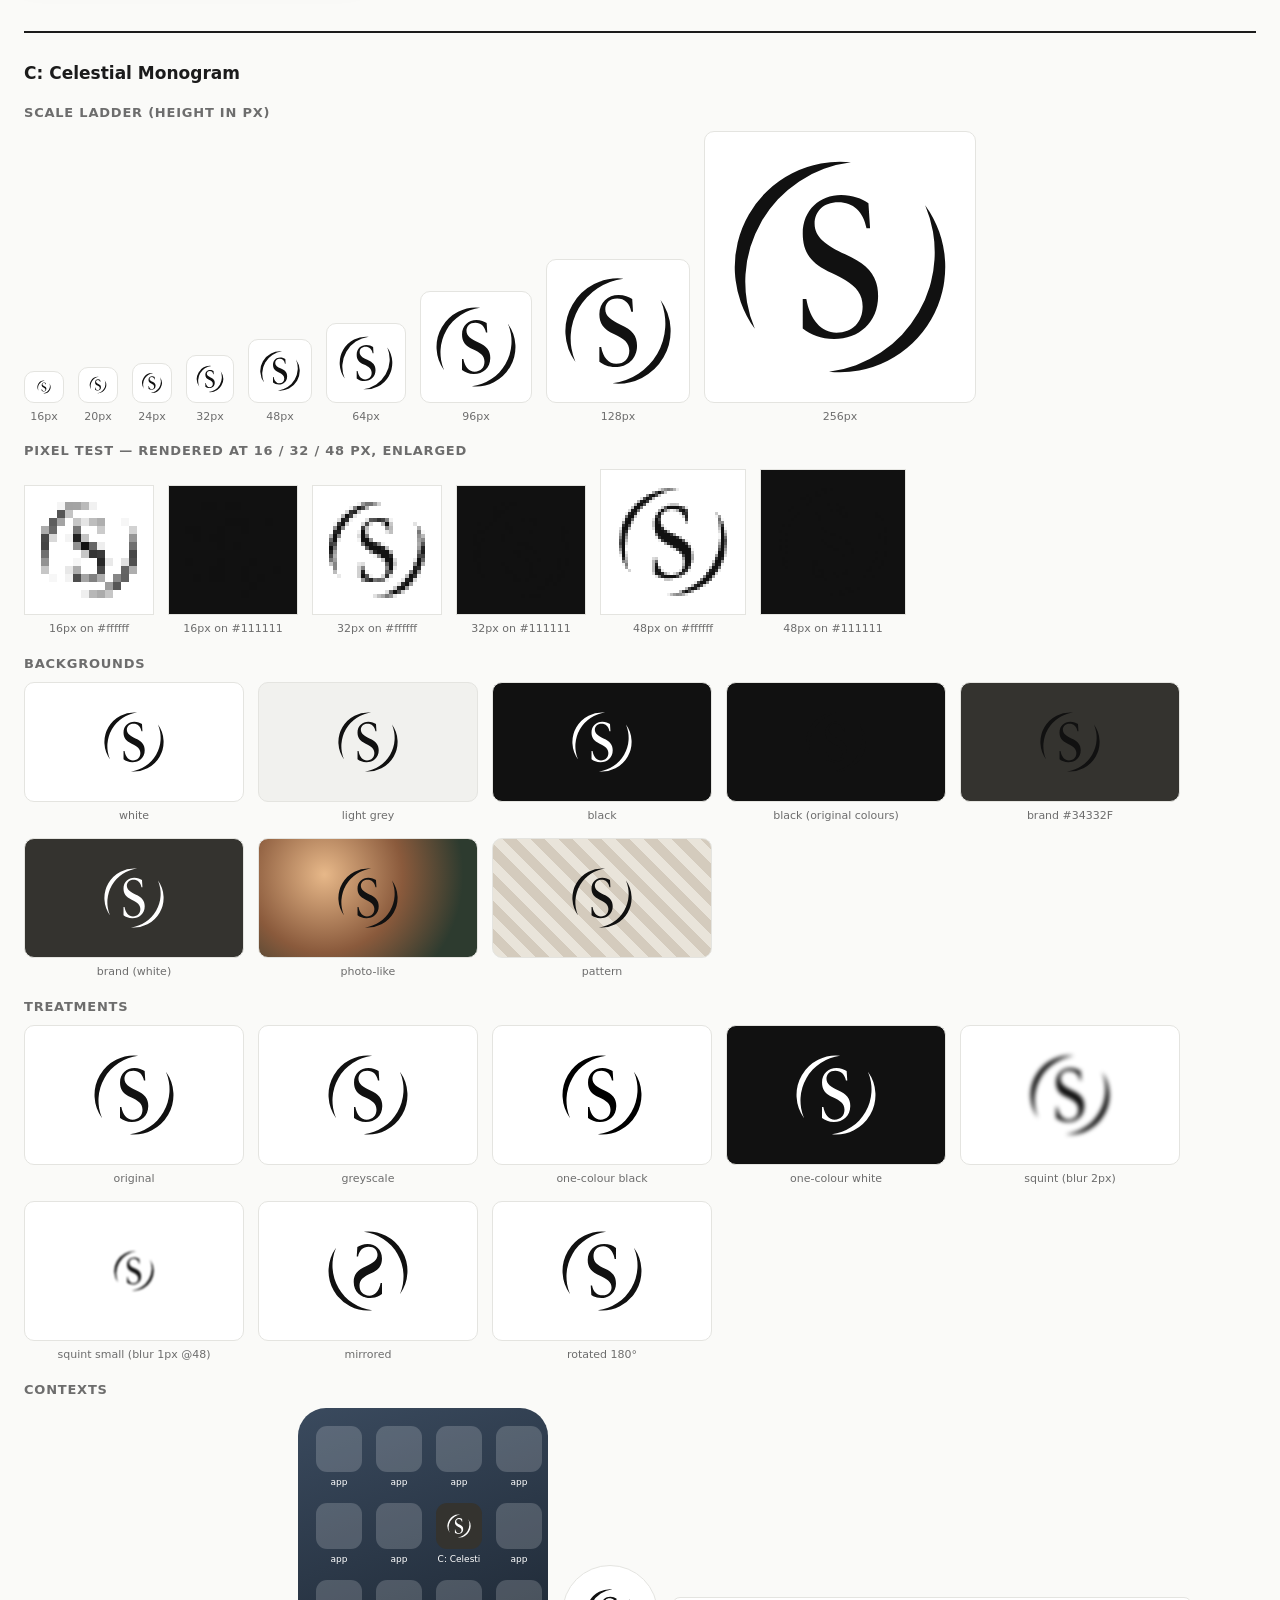
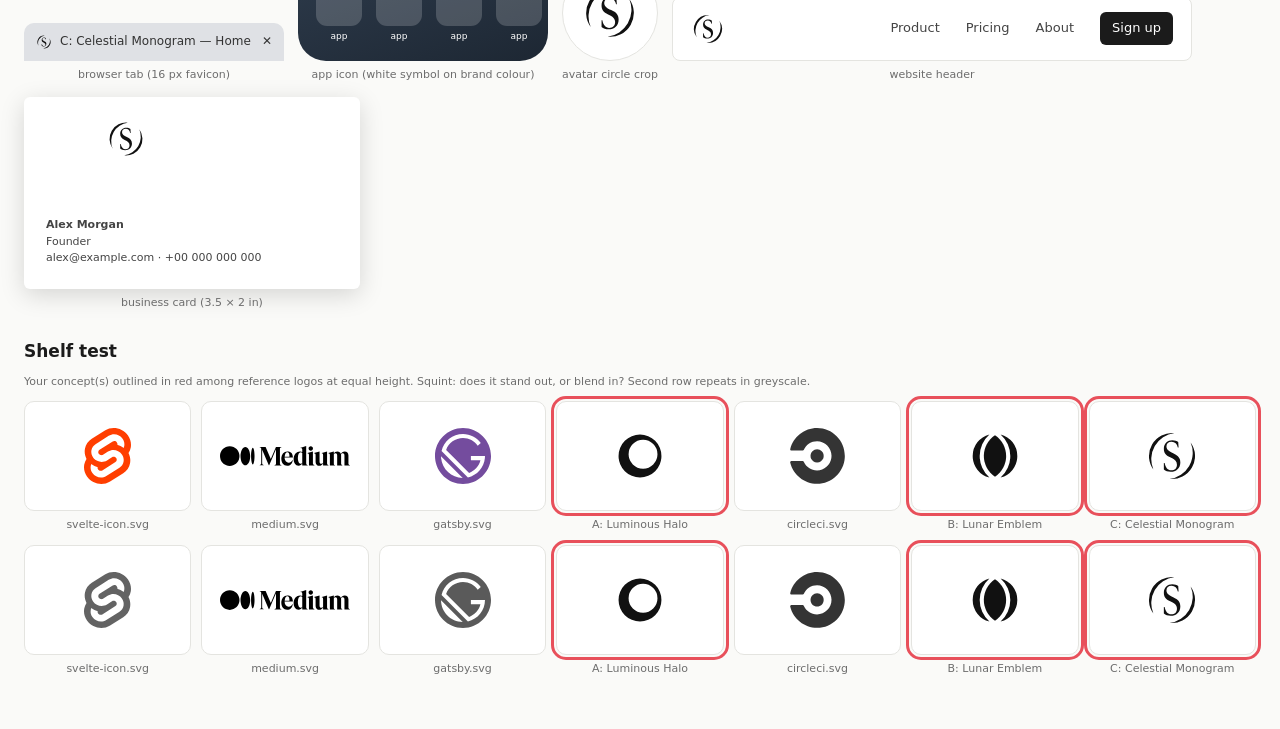
<file: 04-logo-concepts/preview-stress-test.html>
<!doctype html><html lang='en'><head><meta charset='utf-8'><title>Logo test — SELUNÉA</title><meta name='viewport' content='width=device-width,initial-scale=1'><style>
:root{--ink:#1b1b1b;--muted:#6d6d6d;--line:#e4e4e0;--paper:#fafaf8}
*{box-sizing:border-box}body{margin:0;font:14px/1.45 system-ui,-apple-system,Segoe UI,sans-serif;color:var(--ink);background:var(--paper)}
header{padding:20px 24px;border-bottom:1px solid var(--line);background:#fff}h1{margin:0 0 4px;font-size:20px}
h2{font-size:17px;margin:28px 0 10px}h3{font-size:13px;text-transform:uppercase;letter-spacing:.06em;color:var(--muted);margin:18px 0 8px}
.wrap{padding:0 24px 40px;max-width:1400px}.row{display:flex;flex-wrap:wrap;gap:14px;align-items:flex-end}.row>.cell{flex:0 0 auto;max-width:100%}
.cell{display:flex;flex-direction:column;align-items:center;gap:6px}.cap{font-size:11px;color:var(--muted);text-align:center}
.tile{display:flex;align-items:center;justify-content:center;border-radius:10px;border:1px solid var(--line);overflow:hidden}
.checklist{background:#fff;border:1px solid var(--line);border-radius:10px;padding:12px 16px;margin-top:14px;columns:2;font-size:13px}
.checklist li{margin:2px 0}
.concept{border-top:2px solid var(--ink);margin-top:34px}
.pix canvas{image-rendering:pixelated;image-rendering:crisp-edges;border:1px solid var(--line);background:#fff}
.tab{width:260px;height:38px;background:#dfe1e5;border-radius:10px 10px 0 0;display:flex;align-items:center;gap:8px;padding:0 12px;font-size:12px;color:#333}
.tab img{width:16px;height:16px;object-fit:contain}
.phone{width:250px;padding:18px;border-radius:28px;background:linear-gradient(160deg,#3a4a5e,#1d2733);display:grid;grid-template-columns:repeat(4,1fr);gap:14px}
.app{display:flex;flex-direction:column;align-items:center;gap:4px;font-size:9px;color:#fff}
.app .ico{width:46px;height:46px;border-radius:11px;background:rgba(255,255,255,.18)}
.nav{width:520px;max-width:100%;height:64px;background:#fff;border:1px solid var(--line);border-radius:8px;display:flex;align-items:center;padding:0 18px;gap:26px;font-size:13px;color:#444}
.nav .sp{flex:1}.nav .btn{background:#1b1b1b;color:#fff;padding:7px 12px;border-radius:6px}
.card{width:336px;height:192px;border-radius:6px;box-shadow:0 6px 24px rgba(0,0,0,.15);background:#fff;padding:22px;display:flex;flex-direction:column;justify-content:space-between}
.card .t{font-size:11px;color:#444;line-height:1.5}
.avatar{width:96px;height:96px;border-radius:50%;overflow:hidden;display:flex;align-items:center;justify-content:center;border:1px solid var(--line)}
.shelf{display:grid;grid-template-columns:repeat(auto-fill,minmax(150px,1fr));gap:10px}
.shelf .cell{align-items:stretch}.shelf .tile{height:110px;width:100%;background:#fff}.shelf .me{outline:3px solid #e8505b;outline-offset:2px}
.grey img{filter:grayscale(1)}
img.mono-black{filter:brightness(0)}img.mono-white{filter:brightness(0) invert(1)}
</style></head><body><header><h1>Logo test sheet — SELUNÉA</h1><div class='cap' style='text-align:left'>3 file(s) · brand colour #34332F (given). Look critically; fix what fails, then re-run.</div><ul class="checklist">
<li>Is the idea still clear at 16–24 px? Which details disappear first?</li>
<li>Does the silhouette survive the squint (blur) test?</li>
<li>Does the one-colour black version still carry the concept?</li>
<li>Does the reversed (white on dark) version look heavier? (irradiation → thin it)</li>
<li>Any unintended readings when mirrored or rotated 180°?</li>
<li>Does it hold up on the brand colour, a photo and a pattern?</li>
<li>In the favicon/app-icon tests, is the symbol optically sized and centred?</li>
<li>On the shelf: does it stand out from the references, or blend in?</li>
<li>Greyscale: do colour segments still separate by value?</li>
<li>Would you recognise it again tomorrow from memory?</li></ul></header><div class='wrap'><section><h2>Side by side</h2>
<h3>96 px</h3><div class='row'>
<div class='cell'><div class="tile" style="width:126px;height:126px;background:#fff;"><img src="[data-uri]" class="" style="height:96px;" alt=""></div><div class='cap'>A: Luminous Halo</div></div>
<div class='cell'><div class="tile" style="width:126px;height:126px;background:#fff;"><img src="[data-uri]" class="" style="height:96px;" alt=""></div><div class='cap'>B: Lunar Emblem</div></div>
<div class='cell'><div class="tile" style="width:126px;height:126px;background:#fff;"><img src="[data-uri]" class="" style="height:96px;" alt=""></div><div class='cap'>C: Celestial Monogram</div></div>
</div>
<h3>32 px</h3><div class='row'>
<div class='cell'><div class="tile" style="width:62px;height:62px;background:#fff;"><img src="[data-uri]" class="" style="height:32px;" alt=""></div><div class='cap'>A: Luminous Halo</div></div>
<div class='cell'><div class="tile" style="width:62px;height:62px;background:#fff;"><img src="[data-uri]" class="" style="height:32px;" alt=""></div><div class='cap'>B: Lunar Emblem</div></div>
<div class='cell'><div class="tile" style="width:62px;height:62px;background:#fff;"><img src="[data-uri]" class="" style="height:32px;" alt=""></div><div class='cap'>C: Celestial Monogram</div></div>
</div>
<h3>one-colour</h3><div class='row'>
<div class='cell'><div class="tile" style="width:94px;height:94px;background:#fff;"><img src="[data-uri]" class="mono-black" style="height:64px;" alt=""></div><div class='cap'>A: Luminous Halo</div></div>
<div class='cell'><div class="tile" style="width:94px;height:94px;background:#fff;"><img src="[data-uri]" class="mono-black" style="height:64px;" alt=""></div><div class='cap'>B: Lunar Emblem</div></div>
<div class='cell'><div class="tile" style="width:94px;height:94px;background:#fff;"><img src="[data-uri]" class="mono-black" style="height:64px;" alt=""></div><div class='cap'>C: Celestial Monogram</div></div>
</div>
<h3>reversed</h3><div class='row'>
<div class='cell'><div class="tile" style="width:94px;height:94px;background:#111;"><img src="[data-uri]" class="mono-white" style="height:64px;" alt=""></div><div class='cap'>A: Luminous Halo</div></div>
<div class='cell'><div class="tile" style="width:94px;height:94px;background:#111;"><img src="[data-uri]" class="mono-white" style="height:64px;" alt=""></div><div class='cap'>B: Lunar Emblem</div></div>
<div class='cell'><div class="tile" style="width:94px;height:94px;background:#111;"><img src="[data-uri]" class="mono-white" style="height:64px;" alt=""></div><div class='cap'>C: Celestial Monogram</div></div>
</div>
</section><section class="concept"><h2>A: Luminous Halo</h2>
<h3>Scale ladder (height in px)</h3><div class='row'>
<div class='cell'><div class="tile" style="width:40px;height:32px;background:#fff;"><img src="[data-uri]" class="" style="height:16px;" alt=""></div><div class='cap'>16px</div></div>
<div class='cell'><div class="tile" style="width:40px;height:36px;background:#fff;"><img src="[data-uri]" class="" style="height:20px;" alt=""></div><div class='cap'>20px</div></div>
<div class='cell'><div class="tile" style="width:40px;height:40px;background:#fff;"><img src="[data-uri]" class="" style="height:24px;" alt=""></div><div class='cap'>24px</div></div>
<div class='cell'><div class="tile" style="width:48px;height:48px;background:#fff;"><img src="[data-uri]" class="" style="height:32px;" alt=""></div><div class='cap'>32px</div></div>
<div class='cell'><div class="tile" style="width:64px;height:64px;background:#fff;"><img src="[data-uri]" class="" style="height:48px;" alt=""></div><div class='cap'>48px</div></div>
<div class='cell'><div class="tile" style="width:80px;height:80px;background:#fff;"><img src="[data-uri]" class="" style="height:64px;" alt=""></div><div class='cap'>64px</div></div>
<div class='cell'><div class="tile" style="width:112px;height:112px;background:#fff;"><img src="[data-uri]" class="" style="height:96px;" alt=""></div><div class='cap'>96px</div></div>
<div class='cell'><div class="tile" style="width:144px;height:144px;background:#fff;"><img src="[data-uri]" class="" style="height:128px;" alt=""></div><div class='cap'>128px</div></div>
<div class='cell'><div class="tile" style="width:272px;height:272px;background:#fff;"><img src="[data-uri]" class="" style="height:256px;" alt=""></div><div class='cap'>256px</div></div>
</div>
<h3>Pixel test — rendered at 16 / 32 / 48 px, enlarged</h3><div class='row pix'>
<div class='cell'><canvas data-src='[data-uri]' data-n='16' data-k='8' data-bg='#ffffff'></canvas><div class='cap'>16px on #ffffff</div></div>
<div class='cell'><canvas data-src='[data-uri]' data-n='16' data-k='8' data-bg='#111111'></canvas><div class='cap'>16px on #111111</div></div>
<div class='cell'><canvas data-src='[data-uri]' data-n='32' data-k='4' data-bg='#ffffff'></canvas><div class='cap'>32px on #ffffff</div></div>
<div class='cell'><canvas data-src='[data-uri]' data-n='32' data-k='4' data-bg='#111111'></canvas><div class='cap'>32px on #111111</div></div>
<div class='cell'><canvas data-src='[data-uri]' data-n='48' data-k='3' data-bg='#ffffff'></canvas><div class='cap'>48px on #ffffff</div></div>
<div class='cell'><canvas data-src='[data-uri]' data-n='48' data-k='3' data-bg='#111111'></canvas><div class='cap'>48px on #111111</div></div>
</div>
<h3>Backgrounds</h3><div class='row'>
<div class='cell'><div class="tile" style="width:220px;height:120px;background:#ffffff;"><img src="[data-uri]" class="" style="height:72px;max-width:200px;" alt=""></div><div class='cap'>white</div></div>
<div class='cell'><div class="tile" style="width:220px;height:120px;background:#f1f1ee;"><img src="[data-uri]" class="" style="height:72px;max-width:200px;" alt=""></div><div class='cap'>light grey</div></div>
<div class='cell'><div class="tile" style="width:220px;height:120px;background:#111111;"><img src="[data-uri]" class="mono-white" style="height:72px;max-width:200px;" alt=""></div><div class='cap'>black</div></div>
<div class='cell'><div class="tile" style="width:220px;height:120px;background:#111111;"><img src="[data-uri]" class="" style="height:72px;max-width:200px;" alt=""></div><div class='cap'>black (original colours)</div></div>
<div class='cell'><div class="tile" style="width:220px;height:120px;background:#34332F;"><img src="[data-uri]" class="" style="height:72px;max-width:200px;" alt=""></div><div class='cap'>brand #34332F</div></div>
<div class='cell'><div class="tile" style="width:220px;height:120px;background:#34332F;"><img src="[data-uri]" class="mono-white" style="height:72px;max-width:200px;" alt=""></div><div class='cap'>brand (white)</div></div>
<div class='cell'><div class="tile" style="width:220px;height:120px;background:radial-gradient(circle at 30% 30%,#e7b889,#8a5a3c 45%,#2d3b2f 80%);"><img src="[data-uri]" class="" style="height:72px;max-width:200px;" alt=""></div><div class='cap'>photo-like</div></div>
<div class='cell'><div class="tile" style="width:220px;height:120px;background:repeating-linear-gradient(45deg,#e9e4da 0 10px,#d4cbbd 10px 20px);"><img src="[data-uri]" class="" style="height:72px;max-width:200px;" alt=""></div><div class='cap'>pattern</div></div>
</div>
<h3>Treatments</h3><div class='row'>
<div class='cell'><div class="tile" style="width:220px;height:140px;background:#fff;"><img src="[data-uri]" class="" style="height:96px;max-width:200px;" alt=""></div><div class='cap'>original</div></div>
<div class='cell'><div class="tile" style="width:220px;height:140px;background:#fff;"><img src="[data-uri]" class="" style="height:96px;max-width:200px;filter:grayscale(1)" alt=""></div><div class='cap'>greyscale</div></div>
<div class='cell'><div class="tile" style="width:220px;height:140px;background:#fff;"><img src="[data-uri]" class="mono-black" style="height:96px;max-width:200px;" alt=""></div><div class='cap'>one-colour black</div></div>
<div class='cell'><div class="tile" style="width:220px;height:140px;background:#111;"><img src="[data-uri]" class="mono-white" style="height:96px;max-width:200px;" alt=""></div><div class='cap'>one-colour white</div></div>
<div class='cell'><div class="tile" style="width:220px;height:140px;background:#fff;"><img src="[data-uri]" class="" style="height:96px;max-width:200px;filter:blur(2px)" alt=""></div><div class='cap'>squint (blur 2px)</div></div>
<div class='cell'><div class="tile" style="width:220px;height:140px;background:#fff;"><img src="[data-uri]" class="" style="height:48px;max-width:200px;filter:blur(1px)" alt=""></div><div class='cap'>squint small (blur 1px @48)</div></div>
<div class='cell'><div class="tile" style="width:220px;height:140px;background:#fff;"><img src="[data-uri]" class="" style="height:96px;max-width:200px;transform:scaleX(-1)" alt=""></div><div class='cap'>mirrored</div></div>
<div class='cell'><div class="tile" style="width:220px;height:140px;background:#fff;"><img src="[data-uri]" class="" style="height:96px;max-width:200px;transform:rotate(180deg)" alt=""></div><div class='cap'>rotated 180°</div></div>
</div>
<h3>Contexts</h3><div class='row'>
<div class='cell'><div class='tab'><img src="[data-uri]" class="" style="" alt=""><span>A: Luminous Halo — Home</span><span style='margin-left:auto'>✕</span></div><div class='cap'>browser tab (16 px favicon)</div></div>
<div class='cell'><div class='phone'><div class='app'><div class='ico'></div>app</div><div class='app'><div class='ico'></div>app</div><div class='app'><div class='ico'></div>app</div><div class='app'><div class='ico'></div>app</div><div class='app'><div class='ico'></div>app</div><div class='app'><div class='ico'></div>app</div><div class='app'><div class='ico' style='background:#34332F;display:flex;align-items:center;justify-content:center'><img src="[data-uri]" class="mono-white" style="height:28px;max-width:30px;" alt=""></div>A: Luminou</div><div class='app'><div class='ico'></div>app</div><div class='app'><div class='ico'></div>app</div><div class='app'><div class='ico'></div>app</div><div class='app'><div class='ico'></div>app</div><div class='app'><div class='ico'></div>app</div></div><div class='cap'>app icon (white symbol on brand colour)</div></div>
<div class='cell'><div class='avatar' style='background:#fff'><img src="[data-uri]" class="" style="height:58px;max-width:70px;" alt=""></div><div class='cap'>avatar circle crop</div></div>
<div class='cell'><div class='nav'><img src="[data-uri]" class="" style="height:34px;max-width:180px;" alt=""><span class='sp'></span><span>Product</span><span>Pricing</span><span>About</span><span class='btn'>Sign up</span></div><div class='cap'>website header</div></div>
<div class='cell'><div class='card'><img src="[data-uri]" class="" style="height:40px;max-width:160px;" alt=""><div class='t'><b>Alex Morgan</b><br>Founder<br>alex@example.com · +00 000 000 000</div></div><div class='cap'>business card (3.5 × 2 in)</div></div>
</div></section><section class="concept"><h2>B: Lunar Emblem</h2>
<h3>Scale ladder (height in px)</h3><div class='row'>
<div class='cell'><div class="tile" style="width:40px;height:32px;background:#fff;"><img src="[data-uri]" class="" style="height:16px;" alt=""></div><div class='cap'>16px</div></div>
<div class='cell'><div class="tile" style="width:40px;height:36px;background:#fff;"><img src="[data-uri]" class="" style="height:20px;" alt=""></div><div class='cap'>20px</div></div>
<div class='cell'><div class="tile" style="width:40px;height:40px;background:#fff;"><img src="[data-uri]" class="" style="height:24px;" alt=""></div><div class='cap'>24px</div></div>
<div class='cell'><div class="tile" style="width:48px;height:48px;background:#fff;"><img src="[data-uri]" class="" style="height:32px;" alt=""></div><div class='cap'>32px</div></div>
<div class='cell'><div class="tile" style="width:64px;height:64px;background:#fff;"><img src="[data-uri]" class="" style="height:48px;" alt=""></div><div class='cap'>48px</div></div>
<div class='cell'><div class="tile" style="width:80px;height:80px;background:#fff;"><img src="[data-uri]" class="" style="height:64px;" alt=""></div><div class='cap'>64px</div></div>
<div class='cell'><div class="tile" style="width:112px;height:112px;background:#fff;"><img src="[data-uri]" class="" style="height:96px;" alt=""></div><div class='cap'>96px</div></div>
<div class='cell'><div class="tile" style="width:144px;height:144px;background:#fff;"><img src="[data-uri]" class="" style="height:128px;" alt=""></div><div class='cap'>128px</div></div>
<div class='cell'><div class="tile" style="width:272px;height:272px;background:#fff;"><img src="[data-uri]" class="" style="height:256px;" alt=""></div><div class='cap'>256px</div></div>
</div>
<h3>Pixel test — rendered at 16 / 32 / 48 px, enlarged</h3><div class='row pix'>
<div class='cell'><canvas data-src='[data-uri]' data-n='16' data-k='8' data-bg='#ffffff'></canvas><div class='cap'>16px on #ffffff</div></div>
<div class='cell'><canvas data-src='[data-uri]' data-n='16' data-k='8' data-bg='#111111'></canvas><div class='cap'>16px on #111111</div></div>
<div class='cell'><canvas data-src='[data-uri]' data-n='32' data-k='4' data-bg='#ffffff'></canvas><div class='cap'>32px on #ffffff</div></div>
<div class='cell'><canvas data-src='[data-uri]' data-n='32' data-k='4' data-bg='#111111'></canvas><div class='cap'>32px on #111111</div></div>
<div class='cell'><canvas data-src='[data-uri]' data-n='48' data-k='3' data-bg='#ffffff'></canvas><div class='cap'>48px on #ffffff</div></div>
<div class='cell'><canvas data-src='[data-uri]' data-n='48' data-k='3' data-bg='#111111'></canvas><div class='cap'>48px on #111111</div></div>
</div>
<h3>Backgrounds</h3><div class='row'>
<div class='cell'><div class="tile" style="width:220px;height:120px;background:#ffffff;"><img src="[data-uri]" class="" style="height:72px;max-width:200px;" alt=""></div><div class='cap'>white</div></div>
<div class='cell'><div class="tile" style="width:220px;height:120px;background:#f1f1ee;"><img src="[data-uri]" class="" style="height:72px;max-width:200px;" alt=""></div><div class='cap'>light grey</div></div>
<div class='cell'><div class="tile" style="width:220px;height:120px;background:#111111;"><img src="[data-uri]" class="mono-white" style="height:72px;max-width:200px;" alt=""></div><div class='cap'>black</div></div>
<div class='cell'><div class="tile" style="width:220px;height:120px;background:#111111;"><img src="[data-uri]" class="" style="height:72px;max-width:200px;" alt=""></div><div class='cap'>black (original colours)</div></div>
<div class='cell'><div class="tile" style="width:220px;height:120px;background:#34332F;"><img src="[data-uri]" class="" style="height:72px;max-width:200px;" alt=""></div><div class='cap'>brand #34332F</div></div>
<div class='cell'><div class="tile" style="width:220px;height:120px;background:#34332F;"><img src="[data-uri]" class="mono-white" style="height:72px;max-width:200px;" alt=""></div><div class='cap'>brand (white)</div></div>
<div class='cell'><div class="tile" style="width:220px;height:120px;background:radial-gradient(circle at 30% 30%,#e7b889,#8a5a3c 45%,#2d3b2f 80%);"><img src="[data-uri]" class="" style="height:72px;max-width:200px;" alt=""></div><div class='cap'>photo-like</div></div>
<div class='cell'><div class="tile" style="width:220px;height:120px;background:repeating-linear-gradient(45deg,#e9e4da 0 10px,#d4cbbd 10px 20px);"><img src="[data-uri]" class="" style="height:72px;max-width:200px;" alt=""></div><div class='cap'>pattern</div></div>
</div>
<h3>Treatments</h3><div class='row'>
<div class='cell'><div class="tile" style="width:220px;height:140px;background:#fff;"><img src="[data-uri]" class="" style="height:96px;max-width:200px;" alt=""></div><div class='cap'>original</div></div>
<div class='cell'><div class="tile" style="width:220px;height:140px;background:#fff;"><img src="[data-uri]" class="" style="height:96px;max-width:200px;filter:grayscale(1)" alt=""></div><div class='cap'>greyscale</div></div>
<div class='cell'><div class="tile" style="width:220px;height:140px;background:#fff;"><img src="[data-uri]" class="mono-black" style="height:96px;max-width:200px;" alt=""></div><div class='cap'>one-colour black</div></div>
<div class='cell'><div class="tile" style="width:220px;height:140px;background:#111;"><img src="[data-uri]" class="mono-white" style="height:96px;max-width:200px;" alt=""></div><div class='cap'>one-colour white</div></div>
<div class='cell'><div class="tile" style="width:220px;height:140px;background:#fff;"><img src="[data-uri]" class="" style="height:96px;max-width:200px;filter:blur(2px)" alt=""></div><div class='cap'>squint (blur 2px)</div></div>
<div class='cell'><div class="tile" style="width:220px;height:140px;background:#fff;"><img src="[data-uri]" class="" style="height:48px;max-width:200px;filter:blur(1px)" alt=""></div><div class='cap'>squint small (blur 1px @48)</div></div>
<div class='cell'><div class="tile" style="width:220px;height:140px;background:#fff;"><img src="[data-uri]" class="" style="height:96px;max-width:200px;transform:scaleX(-1)" alt=""></div><div class='cap'>mirrored</div></div>
<div class='cell'><div class="tile" style="width:220px;height:140px;background:#fff;"><img src="[data-uri]" class="" style="height:96px;max-width:200px;transform:rotate(180deg)" alt=""></div><div class='cap'>rotated 180°</div></div>
</div>
<h3>Contexts</h3><div class='row'>
<div class='cell'><div class='tab'><img src="[data-uri]" class="" style="" alt=""><span>B: Lunar Emblem — Home</span><span style='margin-left:auto'>✕</span></div><div class='cap'>browser tab (16 px favicon)</div></div>
<div class='cell'><div class='phone'><div class='app'><div class='ico'></div>app</div><div class='app'><div class='ico'></div>app</div><div class='app'><div class='ico'></div>app</div><div class='app'><div class='ico'></div>app</div><div class='app'><div class='ico'></div>app</div><div class='app'><div class='ico'></div>app</div><div class='app'><div class='ico' style='background:#34332F;display:flex;align-items:center;justify-content:center'><img src="[data-uri]" class="mono-white" style="height:28px;max-width:30px;" alt=""></div>B: Lunar E</div><div class='app'><div class='ico'></div>app</div><div class='app'><div class='ico'></div>app</div><div class='app'><div class='ico'></div>app</div><div class='app'><div class='ico'></div>app</div><div class='app'><div class='ico'></div>app</div></div><div class='cap'>app icon (white symbol on brand colour)</div></div>
<div class='cell'><div class='avatar' style='background:#fff'><img src="[data-uri]" class="" style="height:58px;max-width:70px;" alt=""></div><div class='cap'>avatar circle crop</div></div>
<div class='cell'><div class='nav'><img src="[data-uri]" class="" style="height:34px;max-width:180px;" alt=""><span class='sp'></span><span>Product</span><span>Pricing</span><span>About</span><span class='btn'>Sign up</span></div><div class='cap'>website header</div></div>
<div class='cell'><div class='card'><img src="[data-uri]" class="" style="height:40px;max-width:160px;" alt=""><div class='t'><b>Alex Morgan</b><br>Founder<br>alex@example.com · +00 000 000 000</div></div><div class='cap'>business card (3.5 × 2 in)</div></div>
</div></section><section class="concept"><h2>C: Celestial Monogram</h2>
<h3>Scale ladder (height in px)</h3><div class='row'>
<div class='cell'><div class="tile" style="width:40px;height:32px;background:#fff;"><img src="[data-uri]" class="" style="height:16px;" alt=""></div><div class='cap'>16px</div></div>
<div class='cell'><div class="tile" style="width:40px;height:36px;background:#fff;"><img src="[data-uri]" class="" style="height:20px;" alt=""></div><div class='cap'>20px</div></div>
<div class='cell'><div class="tile" style="width:40px;height:40px;background:#fff;"><img src="[data-uri]" class="" style="height:24px;" alt=""></div><div class='cap'>24px</div></div>
<div class='cell'><div class="tile" style="width:48px;height:48px;background:#fff;"><img src="[data-uri]" class="" style="height:32px;" alt=""></div><div class='cap'>32px</div></div>
<div class='cell'><div class="tile" style="width:64px;height:64px;background:#fff;"><img src="[data-uri]" class="" style="height:48px;" alt=""></div><div class='cap'>48px</div></div>
<div class='cell'><div class="tile" style="width:80px;height:80px;background:#fff;"><img src="[data-uri]" class="" style="height:64px;" alt=""></div><div class='cap'>64px</div></div>
<div class='cell'><div class="tile" style="width:112px;height:112px;background:#fff;"><img src="[data-uri]" class="" style="height:96px;" alt=""></div><div class='cap'>96px</div></div>
<div class='cell'><div class="tile" style="width:144px;height:144px;background:#fff;"><img src="[data-uri]" class="" style="height:128px;" alt=""></div><div class='cap'>128px</div></div>
<div class='cell'><div class="tile" style="width:272px;height:272px;background:#fff;"><img src="[data-uri]" class="" style="height:256px;" alt=""></div><div class='cap'>256px</div></div>
</div>
<h3>Pixel test — rendered at 16 / 32 / 48 px, enlarged</h3><div class='row pix'>
<div class='cell'><canvas data-src='[data-uri]' data-n='16' data-k='8' data-bg='#ffffff'></canvas><div class='cap'>16px on #ffffff</div></div>
<div class='cell'><canvas data-src='[data-uri]' data-n='16' data-k='8' data-bg='#111111'></canvas><div class='cap'>16px on #111111</div></div>
<div class='cell'><canvas data-src='[data-uri]' data-n='32' data-k='4' data-bg='#ffffff'></canvas><div class='cap'>32px on #ffffff</div></div>
<div class='cell'><canvas data-src='[data-uri]' data-n='32' data-k='4' data-bg='#111111'></canvas><div class='cap'>32px on #111111</div></div>
<div class='cell'><canvas data-src='[data-uri]' data-n='48' data-k='3' data-bg='#ffffff'></canvas><div class='cap'>48px on #ffffff</div></div>
<div class='cell'><canvas data-src='[data-uri]' data-n='48' data-k='3' data-bg='#111111'></canvas><div class='cap'>48px on #111111</div></div>
</div>
<h3>Backgrounds</h3><div class='row'>
<div class='cell'><div class="tile" style="width:220px;height:120px;background:#ffffff;"><img src="[data-uri]" class="" style="height:72px;max-width:200px;" alt=""></div><div class='cap'>white</div></div>
<div class='cell'><div class="tile" style="width:220px;height:120px;background:#f1f1ee;"><img src="[data-uri]" class="" style="height:72px;max-width:200px;" alt=""></div><div class='cap'>light grey</div></div>
<div class='cell'><div class="tile" style="width:220px;height:120px;background:#111111;"><img src="[data-uri]" class="mono-white" style="height:72px;max-width:200px;" alt=""></div><div class='cap'>black</div></div>
<div class='cell'><div class="tile" style="width:220px;height:120px;background:#111111;"><img src="[data-uri]" class="" style="height:72px;max-width:200px;" alt=""></div><div class='cap'>black (original colours)</div></div>
<div class='cell'><div class="tile" style="width:220px;height:120px;background:#34332F;"><img src="[data-uri]" class="" style="height:72px;max-width:200px;" alt=""></div><div class='cap'>brand #34332F</div></div>
<div class='cell'><div class="tile" style="width:220px;height:120px;background:#34332F;"><img src="[data-uri]" class="mono-white" style="height:72px;max-width:200px;" alt=""></div><div class='cap'>brand (white)</div></div>
<div class='cell'><div class="tile" style="width:220px;height:120px;background:radial-gradient(circle at 30% 30%,#e7b889,#8a5a3c 45%,#2d3b2f 80%);"><img src="[data-uri]" class="" style="height:72px;max-width:200px;" alt=""></div><div class='cap'>photo-like</div></div>
<div class='cell'><div class="tile" style="width:220px;height:120px;background:repeating-linear-gradient(45deg,#e9e4da 0 10px,#d4cbbd 10px 20px);"><img src="[data-uri]" class="" style="height:72px;max-width:200px;" alt=""></div><div class='cap'>pattern</div></div>
</div>
<h3>Treatments</h3><div class='row'>
<div class='cell'><div class="tile" style="width:220px;height:140px;background:#fff;"><img src="[data-uri]" class="" style="height:96px;max-width:200px;" alt=""></div><div class='cap'>original</div></div>
<div class='cell'><div class="tile" style="width:220px;height:140px;background:#fff;"><img src="[data-uri]" class="" style="height:96px;max-width:200px;filter:grayscale(1)" alt=""></div><div class='cap'>greyscale</div></div>
<div class='cell'><div class="tile" style="width:220px;height:140px;background:#fff;"><img src="[data-uri]" class="mono-black" style="height:96px;max-width:200px;" alt=""></div><div class='cap'>one-colour black</div></div>
<div class='cell'><div class="tile" style="width:220px;height:140px;background:#111;"><img src="[data-uri]" class="mono-white" style="height:96px;max-width:200px;" alt=""></div><div class='cap'>one-colour white</div></div>
<div class='cell'><div class="tile" style="width:220px;height:140px;background:#fff;"><img src="[data-uri]" class="" style="height:96px;max-width:200px;filter:blur(2px)" alt=""></div><div class='cap'>squint (blur 2px)</div></div>
<div class='cell'><div class="tile" style="width:220px;height:140px;background:#fff;"><img src="[data-uri]" class="" style="height:48px;max-width:200px;filter:blur(1px)" alt=""></div><div class='cap'>squint small (blur 1px @48)</div></div>
<div class='cell'><div class="tile" style="width:220px;height:140px;background:#fff;"><img src="[data-uri]" class="" style="height:96px;max-width:200px;transform:scaleX(-1)" alt=""></div><div class='cap'>mirrored</div></div>
<div class='cell'><div class="tile" style="width:220px;height:140px;background:#fff;"><img src="[data-uri]" class="" style="height:96px;max-width:200px;transform:rotate(180deg)" alt=""></div><div class='cap'>rotated 180°</div></div>
</div>
<h3>Contexts</h3><div class='row'>
<div class='cell'><div class='tab'><img src="[data-uri]" class="" style="" alt=""><span>C: Celestial Monogram — Home</span><span style='margin-left:auto'>✕</span></div><div class='cap'>browser tab (16 px favicon)</div></div>
<div class='cell'><div class='phone'><div class='app'><div class='ico'></div>app</div><div class='app'><div class='ico'></div>app</div><div class='app'><div class='ico'></div>app</div><div class='app'><div class='ico'></div>app</div><div class='app'><div class='ico'></div>app</div><div class='app'><div class='ico'></div>app</div><div class='app'><div class='ico' style='background:#34332F;display:flex;align-items:center;justify-content:center'><img src="[data-uri]" class="mono-white" style="height:28px;max-width:30px;" alt=""></div>C: Celesti</div><div class='app'><div class='ico'></div>app</div><div class='app'><div class='ico'></div>app</div><div class='app'><div class='ico'></div>app</div><div class='app'><div class='ico'></div>app</div><div class='app'><div class='ico'></div>app</div></div><div class='cap'>app icon (white symbol on brand colour)</div></div>
<div class='cell'><div class='avatar' style='background:#fff'><img src="[data-uri]" class="" style="height:58px;max-width:70px;" alt=""></div><div class='cap'>avatar circle crop</div></div>
<div class='cell'><div class='nav'><img src="[data-uri]" class="" style="height:34px;max-width:180px;" alt=""><span class='sp'></span><span>Product</span><span>Pricing</span><span>About</span><span class='btn'>Sign up</span></div><div class='cap'>website header</div></div>
<div class='cell'><div class='card'><img src="[data-uri]" class="" style="height:40px;max-width:160px;" alt=""><div class='t'><b>Alex Morgan</b><br>Founder<br>alex@example.com · +00 000 000 000</div></div><div class='cap'>business card (3.5 × 2 in)</div></div>
</div></section><section><h2>Shelf test</h2><p class='cap' style='text-align:left'>Your concept(s) outlined in red among reference logos at equal height. Squint: does it stand out, or blend in? Second row repeats in greyscale.</p>
<div class='shelf' style='margin-bottom:12px'>
<div class='cell'><div class='tile'><img src="[data-uri]" class="" style="height:56px;max-width:130px;" alt=""></div><div class='cap'>svelte-icon.svg</div></div>
<div class='cell'><div class='tile'><img src="[data-uri]" class="" style="height:56px;max-width:130px;" alt=""></div><div class='cap'>medium.svg</div></div>
<div class='cell'><div class='tile'><img src="[data-uri]" class="" style="height:56px;max-width:130px;" alt=""></div><div class='cap'>gatsby.svg</div></div>
<div class='cell'><div class='tile me'><img src="[data-uri]" class="" style="height:56px;max-width:130px;" alt=""></div><div class='cap'>A: Luminous Halo</div></div>
<div class='cell'><div class='tile'><img src="[data-uri]" class="" style="height:56px;max-width:130px;" alt=""></div><div class='cap'>circleci.svg</div></div>
<div class='cell'><div class='tile me'><img src="[data-uri]" class="" style="height:56px;max-width:130px;" alt=""></div><div class='cap'>B: Lunar Emblem</div></div>
<div class='cell'><div class='tile me'><img src="[data-uri]" class="" style="height:56px;max-width:130px;" alt=""></div><div class='cap'>C: Celestial Monogram</div></div>
</div>
<div class='shelf grey' style='margin-bottom:12px'>
<div class='cell'><div class='tile'><img src="[data-uri]" class="" style="height:56px;max-width:130px;" alt=""></div><div class='cap'>svelte-icon.svg</div></div>
<div class='cell'><div class='tile'><img src="[data-uri]" class="" style="height:56px;max-width:130px;" alt=""></div><div class='cap'>medium.svg</div></div>
<div class='cell'><div class='tile'><img src="[data-uri]" class="" style="height:56px;max-width:130px;" alt=""></div><div class='cap'>gatsby.svg</div></div>
<div class='cell'><div class='tile me'><img src="[data-uri]" class="" style="height:56px;max-width:130px;" alt=""></div><div class='cap'>A: Luminous Halo</div></div>
<div class='cell'><div class='tile'><img src="[data-uri]" class="" style="height:56px;max-width:130px;" alt=""></div><div class='cap'>circleci.svg</div></div>
<div class='cell'><div class='tile me'><img src="[data-uri]" class="" style="height:56px;max-width:130px;" alt=""></div><div class='cap'>B: Lunar Emblem</div></div>
<div class='cell'><div class='tile me'><img src="[data-uri]" class="" style="height:56px;max-width:130px;" alt=""></div><div class='cap'>C: Celestial Monogram</div></div>
</div>
</section></div><script>
document.querySelectorAll('canvas[data-src]').forEach(c=>{
  const img=new Image(); const n=+c.dataset.n, k=+c.dataset.k; c.width=n*k; c.height=n*k;
  img.onload=()=>{const t=document.createElement('canvas'); t.width=n; t.height=n; const x=t.getContext('2d');
    x.fillStyle=c.dataset.bg; x.fillRect(0,0,n,n);
    const r=Math.min(n/img.width,n/img.height)*0.9, w=img.width*r, h=img.height*r; x.drawImage(img,(n-w)/2,(n-h)/2,w,h);
    const g=c.getContext('2d'); g.imageSmoothingEnabled=false; g.drawImage(t,0,0,n*k,n*k);};
  img.src=c.dataset.src;});
</script></body></html>
</file>
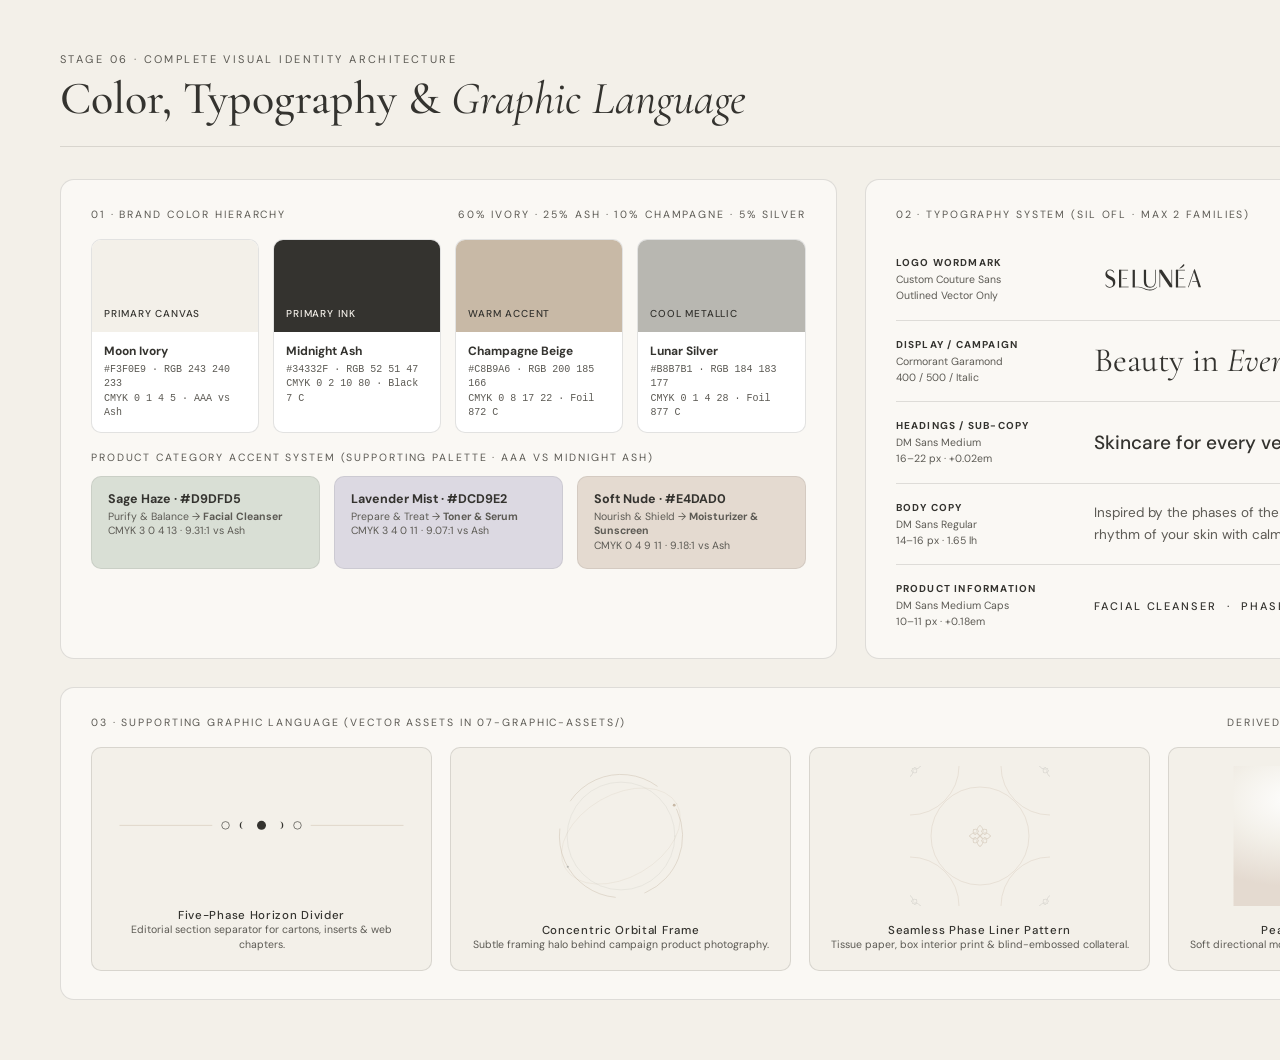
<file: 06-color-typography/03-color-typography-board.html>
<!DOCTYPE html>
<html lang="en">
<head>
<meta charset="UTF-8" />
<title>SELUNÉA — Stage 6 Color, Typography &amp; Graphic System</title>
<link rel="preconnect" href="https://fonts.googleapis.com" />
<link rel="preconnect" href="https://fonts.gstatic.com" crossorigin />
<link href="https://fonts.googleapis.com/css2?family=Cormorant+Garamond:ital,wght@0,400;0,500;0,600;1,400;1,500&family=DM+Sans:wght@400;500;600&display=swap" rel="stylesheet" />
<style>
/* SELUNÉA — Master Brand Identity Design Tokens (Lunar Elegance) */
:root {
  /* Primary Palette */
  --selunea-ivory: #F3F0E9;
  --selunea-ivory-tint: #FAF8F4;
  --selunea-ivory-deep: #E8E3D8;
  --selunea-ash: #34332F;
  --selunea-ash-soft: #5C5A54;
  --selunea-ash-deep: #242320;

  /* Secondary / Metallic Accents */
  --selunea-champagne: #C8B9A6;
  --selunea-silver: #B8B7B1;

  /* SKU Category Accents */
  --selunea-sage: #D9DFD5;       /* Facial Cleanser */
  --selunea-lavender: #DCD9E2;   /* Toner & Serum */
  --selunea-nude: #E4DAD0;       /* Moisturizer & Sunscreen */

  /* Neutrals & Hairlines */
  --selunea-white: #FFFFFF;
  --selunea-line: rgba(52, 51, 47, 0.14);
  --selunea-line-dark: rgba(200, 185, 166, 0.24);

  /* Typography */
  --font-display: 'Cormorant Garamond', Georgia, serif;
  --font-sans: 'DM Sans', -apple-system, BlinkMacSystemFont, sans-serif;

  /* Radii & Spacing */
  --radius-sm: 8px;
  --radius-md: 14px;
  --radius-lg: 20px;
}

* { box-sizing:border-box; margin:0; padding:0; }
body {
  background: var(--selunea-ivory);
  color: var(--selunea-ash);
  font-family: var(--font-sans);
  width: 1600px;
  padding: 52px 60px 60px;
  -webkit-font-smoothing: antialiased;
}
.header {
  display:flex; justify-content:space-between; align-items:flex-end;
  padding-bottom:24px; border-bottom:1px solid var(--selunea-line); margin-bottom:32px;
}
.eyebrow { font-size:11px; letter-spacing:0.22em; text-transform:uppercase; color:var(--selunea-ash-soft); margin-bottom:8px; }
.h1 { font-family:var(--font-display); font-size:46px; font-weight:500; line-height:1.05; }
.h1 em { font-style:italic; font-weight:400; }
.grid2 { display:grid; grid-template-columns:1.15fr 1fr; gap:28px; margin-bottom:28px; }
.card { background:var(--selunea-ivory-tint); border:1px solid var(--selunea-line); border-radius:14px; padding:28px 30px; }
.label { font-size:10.5px; letter-spacing:0.18em; text-transform:uppercase; color:var(--selunea-ash-soft); margin-bottom:18px; display:flex; justify-content:space-between; }
.swatches { display:grid; grid-template-columns:repeat(4,1fr); gap:14px; margin-bottom:18px; }
.sw { border-radius:10px; overflow:hidden; border:1px solid var(--selunea-line); background:#fff; }
.sw-top { height:92px; padding:12px; display:flex; align-items:flex-end; font-size:10px; font-weight:500; letter-spacing:0.08em; }
.sw-bot { padding:11px 12px; font-size:11px; line-height:1.45; }
.sw-bot strong { display:block; font-size:12px; margin-bottom:2px; }
.mono { font-family:ui-monospace,Menlo,monospace; font-size:10px; color:var(--selunea-ash-soft); display:block; }
.sku-grid { display:grid; grid-template-columns:repeat(3,1fr); gap:14px; }
.sku-card { border-radius:10px; padding:14px 16px; border:1px solid rgba(52,51,47,0.09); }
.sku-card strong { font-size:12.5px; display:block; margin-bottom:3px; }
.sku-card span { font-size:10.5px; color:var(--selunea-ash-soft); display:block; line-height:1.4; }
.type-row { padding:16px 0; border-bottom:1px solid var(--selunea-line); display:grid; grid-template-columns:180px 1fr; gap:18px; align-items:center; }
.type-row:last-child { border-bottom:none; padding-bottom:0; }
.type-meta { font-size:10.5px; color:var(--selunea-ash-soft); line-height:1.5; }
.type-meta strong { display:block; color:var(--selunea-ash); text-transform:uppercase; letter-spacing:0.12em; font-size:10px; margin-bottom:2px; }
.gfx-grid { display:grid; grid-template-columns:repeat(4,1fr); gap:18px; }
.gfx-tile { background:var(--selunea-ivory); border:1px solid var(--selunea-line); border-radius:10px; padding:18px; display:flex; flex-direction:column; align-items:center; justify-content:space-between; text-align:center; gap:12px; }
.gfx-tile h4 { font-size:11.5px; letter-spacing:0.06em; font-weight:500; }
.gfx-tile p { font-size:10.5px; color:var(--selunea-ash-soft); line-height:1.4; }
</style>
</head>
<body>
  <header class="header">
    <div>
      <div class="eyebrow">Stage 06 · Complete Visual Identity Architecture</div>
      <h1 class="h1">Color, Typography &amp; <em>Graphic Language</em></h1>
    </div>
    <div style="display:flex;align-items:center;gap:16px;"><svg style="height:46px;width:46px;" xmlns="http://www.w3.org/2000/svg" viewBox="0 0 256 256" width="256" height="256" role="img">
  <g id="symbol" fill="#34332F">
    <path d="M 130.85 130.2 C 163.27 88.25 198.09 99.45 221.12 130.16 A 3.6 3.6 0 0 0 226.88 125.84 C 201.91 92.55 160.73 79.75 125.15 125.8 A 3.6 3.6 0 0 0 130.85 130.2 Z"/>
    <path d="M 221.12 125.84 C 198.09 156.55 163.27 167.75 130.85 125.8 A 3.6 3.6 0 0 0 125.15 130.2 C 160.73 176.25 201.91 163.45 226.88 130.16 A 3.6 3.6 0 0 0 221.12 125.84 Z"/>
    <path d="M 125.8 130.85 C 167.75 163.27 156.55 198.09 125.84 221.12 A 3.6 3.6 0 0 0 130.16 226.88 C 163.45 201.91 176.25 160.73 130.2 125.15 A 3.6 3.6 0 0 0 125.8 130.85 Z"/>
    <path d="M 130.16 221.12 C 99.45 198.09 88.25 163.27 130.2 130.85 A 3.6 3.6 0 0 0 125.8 125.15 C 79.75 160.73 92.55 201.91 125.84 226.88 A 3.6 3.6 0 0 0 130.16 221.12 Z"/>
    <path d="M 125.15 125.8 C 92.73 167.75 57.91 156.55 34.88 125.84 A 3.6 3.6 0 0 0 29.12 130.16 C 54.09 163.45 95.27 176.25 130.85 130.2 A 3.6 3.6 0 0 0 125.15 125.8 Z"/>
    <path d="M 34.88 130.16 C 57.91 99.45 92.73 88.25 125.15 130.2 A 3.6 3.6 0 0 0 130.85 125.8 C 95.27 79.75 54.09 92.55 29.12 125.84 A 3.6 3.6 0 0 0 34.88 130.16 Z"/>
    <path d="M 130.2 125.15 C 88.25 92.73 99.45 57.91 130.16 34.88 A 3.6 3.6 0 0 0 125.84 29.12 C 92.55 54.09 79.75 95.27 125.8 130.85 A 3.6 3.6 0 0 0 130.2 125.15 Z"/>
    <path d="M 125.84 34.88 C 156.55 57.91 167.75 92.73 125.8 125.15 A 3.6 3.6 0 0 0 130.2 130.85 C 176.25 95.27 163.45 54.09 130.16 29.12 A 3.6 3.6 0 0 0 125.84 34.88 Z"/>
    <path d="M 165.4 144.24 C 188.24 149.32 191.91 167.38 182.81 184.28 A 3.6 3.6 0 0 0 189.15 187.69 C 199.85 167.82 195.04 143.45 166.96 137.21 A 3.6 3.6 0 0 0 165.4 144.24 Z"/>
    <path d="M 184.28 182.81 C 167.38 191.91 149.32 188.24 144.24 165.4 A 3.6 3.6 0 0 0 137.21 166.96 C 143.45 195.04 167.82 199.85 187.69 189.15 A 3.6 3.6 0 0 0 184.28 182.81 Z"/>
    <path d="M 111.76 165.4 C 106.68 188.24 88.62 191.91 71.72 182.81 A 3.6 3.6 0 0 0 68.31 189.15 C 88.18 199.85 112.55 195.04 118.79 166.96 A 3.6 3.6 0 0 0 111.76 165.4 Z"/>
    <path d="M 73.19 184.28 C 64.09 167.38 67.76 149.32 90.6 144.24 A 3.6 3.6 0 0 0 89.04 137.21 C 60.96 143.45 56.15 167.82 66.85 187.69 A 3.6 3.6 0 0 0 73.19 184.28 Z"/>
    <path d="M 90.6 111.76 C 67.76 106.68 64.09 88.62 73.19 71.72 A 3.6 3.6 0 0 0 66.85 68.31 C 56.15 88.18 60.96 112.55 89.04 118.79 A 3.6 3.6 0 0 0 90.6 111.76 Z"/>
    <path d="M 71.72 73.19 C 88.62 64.09 106.68 67.76 111.76 90.6 A 3.6 3.6 0 0 0 118.79 89.04 C 112.55 60.96 88.18 56.15 68.31 66.85 A 3.6 3.6 0 0 0 71.72 73.19 Z"/>
    <path d="M 144.24 90.6 C 149.32 67.76 167.38 64.09 184.28 73.19 A 3.6 3.6 0 0 0 187.69 66.85 C 167.82 56.15 143.45 60.96 137.21 89.04 A 3.6 3.6 0 0 0 144.24 90.6 Z"/>
    <path d="M 182.81 71.72 C 191.91 88.62 188.24 106.68 165.4 111.76 A 3.6 3.6 0 0 0 166.96 118.79 C 195.04 112.55 199.85 88.18 189.15 68.31 A 3.6 3.6 0 0 0 182.81 71.72 Z"/>
    <path d="M 128 119 A 9 9 0 1 1 128 137 A 9 9 0 1 1 128 119 Z"/>
  </g>
</svg><svg style="height:44px;width:auto;" xmlns="http://www.w3.org/2000/svg" viewBox="0 0 755 256" width="755" height="256" role="img">
  <g id="wordmark" fill="#34332F">
    <path d="M 129.7 98.24 L 125.67 100.37 C 121.41 90.51 113.35 84.46 102.15 84.46 C 90.28 84.46 84 91.63 84 100.82 C 84 111.34 92.52 117.84 108.87 125.23 C 128.36 134.19 136.42 144.05 136.42 161.52 C 136.42 182.8 120.74 196.46 101.25 196.46 C 87.36 196.46 76.84 189.3 71.91 177.65 L 76.16 175.41 C 80.42 185.71 89.16 191.54 101.48 191.54 C 114.24 191.54 122.08 182.58 122.08 168.91 C 122.08 156.14 113.57 148.98 96.77 141.36 C 79.52 133.52 72.8 124.11 72.8 109.33 C 72.8 90.74 86.47 79.54 103.72 79.54 C 116.48 79.54 125.44 86.48 129.7 98.24 Z"/>
    <path d="M 159.94 82 L 174.28 82 L 174.28 194 L 159.94 194 Z"/>
    <path d="M 159.94 82 L 218.18 82 L 218.18 86.14 L 159.94 86.14 Z"/>
    <path d="M 159.94 189.86 L 221.54 189.86 L 221.54 194 L 159.94 194 Z"/>
    <path d="M 182.12 134.64 L 211.46 134.64 L 211.46 138.78 L 182.12 138.78 Z"/>
    <path d="M 247.3 82 L 261.64 82 L 261.64 194 L 247.3 194 Z"/>
    <path d="M 247.3 189.86 L 285.38 189.86 C 312.26 189.86 330.18 208.56 358.18 208.56 C 377.78 208.56 392.9 200.5 402.98 189.74 L 404.55 191.31 C 393.46 204.3 377.78 214.69 357.62 214.69 C 327.38 214.69 308.34 194 283.14 194 L 247.3 194 Z"/>
    <path d="M 318.98 82 L 333.32 82 L 333.32 153.68 C 333.32 177.2 342.84 190.86 359.86 190.86 C 379.68 190.86 390.88 177.76 390.88 153.68 L 390.88 82 L 395.14 82 L 395.14 153.68 C 395.14 182.8 381.7 196.46 358.18 196.46 C 332.98 196.46 318.98 183.36 318.98 153.68 Z"/>
    <path d="M 419.22 82 L 423.48 82 L 423.48 194 L 419.22 194 Z"/>
    <path d="M 495.6 82 L 499.86 82 L 499.86 194 L 495.6 194 Z"/>
    <path d="M 419.22 82 L 434 82 L 499.86 179.44 L 499.86 194 L 485.08 194 L 419.22 96.56 Z"/>
    <path d="M 523.94 82 L 538.28 82 L 538.28 194 L 523.94 194 Z"/>
    <path d="M 523.94 82 L 582.18 82 L 582.18 86.14 L 523.94 86.14 Z"/>
    <path d="M 523.94 189.86 L 585.54 189.86 L 585.54 194 L 523.94 194 Z"/>
    <path d="M 546.12 134.64 L 575.46 134.64 L 575.46 138.78 L 546.12 138.78 Z"/>
    <path d="M 547.46 71.36 C 555.3 64.98 563.7 57.58 570.98 48.4 C 573.67 45.04 578.6 46.38 578.82 50.86 C 579.04 55.79 566.05 67.22 549.92 73.71 C 547.68 74.61 545.89 72.82 547.46 71.36 Z"/>
    <path d="M 640.76 80.21 L 644.79 80.21 L 606.31 194 L 601.78 194 Z"/>
    <path d="M 640.76 80.21 L 646.13 80.21 L 684.66 194 L 669.4 194 L 639.19 93.65 Z"/>
    <path d="M 628.9 155.36 L 662.25 155.36 L 662.25 159.62 L 628.9 159.62 Z"/>
  </g>
</svg></div>
  </header>

  <section class="grid2">
    <div class="card">
      <div class="label"><span>01 · Brand Color Hierarchy</span><span>60% Ivory · 25% Ash · 10% Champagne · 5% Silver</span></div>
      <div class="swatches">
        <div class="sw">
          <div class="sw-top" style="background:#F3F0E9;color:#34332F;">PRIMARY CANVAS</div>
          <div class="sw-bot"><strong>Moon Ivory</strong><span class="mono">#F3F0E9 · RGB 243 240 233</span><span class="mono">CMYK 0 1 4 5 · AAA vs Ash</span></div>
        </div>
        <div class="sw">
          <div class="sw-top" style="background:#34332F;color:#F3F0E9;">PRIMARY INK</div>
          <div class="sw-bot"><strong>Midnight Ash</strong><span class="mono">#34332F · RGB 52 51 47</span><span class="mono">CMYK 0 2 10 80 · Black 7 C</span></div>
        </div>
        <div class="sw">
          <div class="sw-top" style="background:#C8B9A6;color:#34332F;">WARM ACCENT</div>
          <div class="sw-bot"><strong>Champagne Beige</strong><span class="mono">#C8B9A6 · RGB 200 185 166</span><span class="mono">CMYK 0 8 17 22 · Foil 872 C</span></div>
        </div>
        <div class="sw">
          <div class="sw-top" style="background:#B8B7B1;color:#34332F;">COOL METALLIC</div>
          <div class="sw-bot"><strong>Lunar Silver</strong><span class="mono">#B8B7B1 · RGB 184 183 177</span><span class="mono">CMYK 0 1 4 28 · Foil 877 C</span></div>
        </div>
      </div>
      <div class="label" style="margin-bottom:12px;"><span>Product Category Accent System (Supporting Palette · AAA vs Midnight Ash)</span></div>
      <div class="sku-grid">
        <div class="sku-card" style="background:#D9DFD5;">
          <strong>Sage Haze · #D9DFD5</strong>
          <span>Purify &amp; Balance → <b>Facial Cleanser</b><br/>CMYK 3 0 4 13 · 9.31:1 vs Ash</span>
        </div>
        <div class="sku-card" style="background:#DCD9E2;">
          <strong>Lavender Mist · #DCD9E2</strong>
          <span>Prepare &amp; Treat → <b>Toner &amp; Serum</b><br/>CMYK 3 4 0 11 · 9.07:1 vs Ash</span>
        </div>
        <div class="sku-card" style="background:#E4DAD0;">
          <strong>Soft Nude · #E4DAD0</strong>
          <span>Nourish &amp; Shield → <b>Moisturizer &amp; Sunscreen</b><br/>CMYK 0 4 9 11 · 9.18:1 vs Ash</span>
        </div>
      </div>
    </div>

    <div class="card">
      <div class="label"><span>02 · Typography System (SIL OFL · Max 2 Families)</span><span>Editorial Poise + Clarity</span></div>
      <div class="type-row">
        <div class="type-meta"><strong>Logo Wordmark</strong>Custom Couture Sans<br/>Outlined Vector Only</div>
        <div><svg style="height:40px;width:auto;" xmlns="http://www.w3.org/2000/svg" viewBox="0 0 755 256" width="755" height="256" role="img">
  <g id="wordmark" fill="#34332F">
    <path d="M 129.7 98.24 L 125.67 100.37 C 121.41 90.51 113.35 84.46 102.15 84.46 C 90.28 84.46 84 91.63 84 100.82 C 84 111.34 92.52 117.84 108.87 125.23 C 128.36 134.19 136.42 144.05 136.42 161.52 C 136.42 182.8 120.74 196.46 101.25 196.46 C 87.36 196.46 76.84 189.3 71.91 177.65 L 76.16 175.41 C 80.42 185.71 89.16 191.54 101.48 191.54 C 114.24 191.54 122.08 182.58 122.08 168.91 C 122.08 156.14 113.57 148.98 96.77 141.36 C 79.52 133.52 72.8 124.11 72.8 109.33 C 72.8 90.74 86.47 79.54 103.72 79.54 C 116.48 79.54 125.44 86.48 129.7 98.24 Z"/>
    <path d="M 159.94 82 L 174.28 82 L 174.28 194 L 159.94 194 Z"/>
    <path d="M 159.94 82 L 218.18 82 L 218.18 86.14 L 159.94 86.14 Z"/>
    <path d="M 159.94 189.86 L 221.54 189.86 L 221.54 194 L 159.94 194 Z"/>
    <path d="M 182.12 134.64 L 211.46 134.64 L 211.46 138.78 L 182.12 138.78 Z"/>
    <path d="M 247.3 82 L 261.64 82 L 261.64 194 L 247.3 194 Z"/>
    <path d="M 247.3 189.86 L 285.38 189.86 C 312.26 189.86 330.18 208.56 358.18 208.56 C 377.78 208.56 392.9 200.5 402.98 189.74 L 404.55 191.31 C 393.46 204.3 377.78 214.69 357.62 214.69 C 327.38 214.69 308.34 194 283.14 194 L 247.3 194 Z"/>
    <path d="M 318.98 82 L 333.32 82 L 333.32 153.68 C 333.32 177.2 342.84 190.86 359.86 190.86 C 379.68 190.86 390.88 177.76 390.88 153.68 L 390.88 82 L 395.14 82 L 395.14 153.68 C 395.14 182.8 381.7 196.46 358.18 196.46 C 332.98 196.46 318.98 183.36 318.98 153.68 Z"/>
    <path d="M 419.22 82 L 423.48 82 L 423.48 194 L 419.22 194 Z"/>
    <path d="M 495.6 82 L 499.86 82 L 499.86 194 L 495.6 194 Z"/>
    <path d="M 419.22 82 L 434 82 L 499.86 179.44 L 499.86 194 L 485.08 194 L 419.22 96.56 Z"/>
    <path d="M 523.94 82 L 538.28 82 L 538.28 194 L 523.94 194 Z"/>
    <path d="M 523.94 82 L 582.18 82 L 582.18 86.14 L 523.94 86.14 Z"/>
    <path d="M 523.94 189.86 L 585.54 189.86 L 585.54 194 L 523.94 194 Z"/>
    <path d="M 546.12 134.64 L 575.46 134.64 L 575.46 138.78 L 546.12 138.78 Z"/>
    <path d="M 547.46 71.36 C 555.3 64.98 563.7 57.58 570.98 48.4 C 573.67 45.04 578.6 46.38 578.82 50.86 C 579.04 55.79 566.05 67.22 549.92 73.71 C 547.68 74.61 545.89 72.82 547.46 71.36 Z"/>
    <path d="M 640.76 80.21 L 644.79 80.21 L 606.31 194 L 601.78 194 Z"/>
    <path d="M 640.76 80.21 L 646.13 80.21 L 684.66 194 L 669.4 194 L 639.19 93.65 Z"/>
    <path d="M 628.9 155.36 L 662.25 155.36 L 662.25 159.62 L 628.9 159.62 Z"/>
  </g>
</svg></div>
      </div>
      <div class="type-row">
        <div class="type-meta"><strong>Display / Campaign</strong>Cormorant Garamond<br/>400 / 500 / Italic</div>
        <div style="font-family:var(--font-display);font-size:34px;line-height:1.1;">Beauty in <em>Every Phase.</em></div>
      </div>
      <div class="type-row">
        <div class="type-meta"><strong>Headings / Sub-copy</strong>DM Sans Medium<br/>16–22 px · +0.02em</div>
        <div style="font-size:19px;font-weight:500;">Skincare for every version of you.</div>
      </div>
      <div class="type-row">
        <div class="type-meta"><strong>Body Copy</strong>DM Sans Regular<br/>14–16 px · 1.65 lh</div>
        <div style="font-size:13.5px;color:var(--selunea-ash-soft);line-height:1.6;">Inspired by the phases of the moon, Selunéa honors the evolving rhythm of your skin with calm, consistent daily care.</div>
      </div>
      <div class="type-row">
        <div class="type-meta"><strong>Product Information</strong>DM Sans Medium Caps<br/>10–11 px · +0.18em</div>
        <div style="font-size:11px;font-weight:500;letter-spacing:0.18em;text-transform:uppercase;">FACIAL CLEANSER &nbsp;·&nbsp; PHASE 01 &nbsp;·&nbsp; 120 ML / 4.0 FL. OZ.</div>
      </div>
    </div>
  </section>

  <section class="card">
    <div class="label"><span>03 · Supporting Graphic Language (Vector Assets in 07-graphic-assets/)</span><span>Derived Strictly from Lunar Geometry</span></div>
    <div class="gfx-grid">
      <div class="gfx-tile">
        <div style="width:100%;padding:48px 0;"><svg style="width:100%;height:auto;" xmlns="http://www.w3.org/2000/svg" viewBox="0 0 640 48" width="640" height="48" role="img">
  <line x1="20" y1="24" x2="216" y2="24" stroke="#C8B9A6" stroke-width="1"/>
  <line x1="424" y1="24" x2="620" y2="24" stroke="#C8B9A6" stroke-width="1"/>
  <!-- Phase 1: New Ring -->
  <circle cx="244" cy="24" r="8" fill="none" stroke="#34332F" stroke-width="1.3"/>
  <!-- Phase 2: Waxing Crescent -->
  <path fill="#34332F" d="M 282 16 A 8 8 0 1 0 282 32 A 5.2 8 0 0 1 282 16 Z"/>
  <!-- Phase 3: Full Luminosity (Center) -->
  <circle cx="320" cy="24" r="9.5" fill="#34332F"/>
  <!-- Phase 4: Waning Crescent -->
  <path fill="#34332F" d="M 358 16 A 8 8 0 1 1 358 32 A 5.2 8 0 0 0 358 16 Z"/>
  <!-- Phase 5: Rest Ring -->
  <circle cx="396" cy="24" r="8" fill="none" stroke="#34332F" stroke-width="1.3"/>
</svg></div>
        <div><h4>Five-Phase Horizon Divider</h4><p>Editorial section separator for cartons, inserts &amp; web chapters.</p></div>
      </div>
      <div class="gfx-tile">
        <div><svg style="width:140px;height:140px;" xmlns="http://www.w3.org/2000/svg" viewBox="0 0 400 400" width="400" height="400" role="img">
  <g fill="none" stroke-linecap="round">
    <circle cx="200" cy="200" r="176" stroke="#C8B9A6" stroke-width="1.1" stroke-dasharray="280 86 280 86" transform="rotate(-24 200 200)"/>
    <circle cx="200" cy="200" r="154" stroke="#B8B7B1" stroke-width="0.9" opacity="0.65"/>
    <ellipse cx="200" cy="200" rx="184" ry="118" stroke="#C8B9A6" stroke-width="0.9" opacity="0.55" transform="rotate(-30 200 200)"/>
    <circle cx="352" cy="112" r="4" fill="#C8B9A6"/>
    <circle cx="48" cy="288" r="3" fill="#B8B7B1"/>
  </g>
</svg></div>
        <div><h4>Concentric Orbital Frame</h4><p>Subtle framing halo behind campaign product photography.</p></div>
      </div>
      <div class="gfx-tile">
        <div><svg style="width:140px;height:140px;border-radius:8px;" xmlns="http://www.w3.org/2000/svg" viewBox="0 0 240 240" width="240" height="240" role="img">
  <rect width="240" height="240" fill="#F3F0E9"/>
  <g fill="none" stroke="#C8B9A6" stroke-width="0.9" opacity="0.55">
    <circle cx="0" cy="0" r="84"/>
    <circle cx="240" cy="0" r="84"/>
    <circle cx="0" cy="240" r="84"/>
    <circle cx="240" cy="240" r="84"/>
    <circle cx="120" cy="120" r="84"/>
  </g>
  <g transform="translate(96 96) scale(0.1875)" fill="#C8B9A6" opacity="0.52">
    <path d="M 130.85 130.2 C 163.27 88.25 198.09 99.45 221.12 130.16 A 3.6 3.6 0 0 0 226.88 125.84 C 201.91 92.55 160.73 79.75 125.15 125.8 A 3.6 3.6 0 0 0 130.85 130.2 Z"/>
    <path d="M 221.12 125.84 C 198.09 156.55 163.27 167.75 130.85 125.8 A 3.6 3.6 0 0 0 125.15 130.2 C 160.73 176.25 201.91 163.45 226.88 130.16 A 3.6 3.6 0 0 0 221.12 125.84 Z"/>
    <path d="M 125.8 130.85 C 167.75 163.27 156.55 198.09 125.84 221.12 A 3.6 3.6 0 0 0 130.16 226.88 C 163.45 201.91 176.25 160.73 130.2 125.15 A 3.6 3.6 0 0 0 125.8 130.85 Z"/>
    <path d="M 130.16 221.12 C 99.45 198.09 88.25 163.27 130.2 130.85 A 3.6 3.6 0 0 0 125.8 125.15 C 79.75 160.73 92.55 201.91 125.84 226.88 A 3.6 3.6 0 0 0 130.16 221.12 Z"/>
    <path d="M 125.15 125.8 C 92.73 167.75 57.91 156.55 34.88 125.84 A 3.6 3.6 0 0 0 29.12 130.16 C 54.09 163.45 95.27 176.25 130.85 130.2 A 3.6 3.6 0 0 0 125.15 125.8 Z"/>
    <path d="M 34.88 130.16 C 57.91 99.45 92.73 88.25 125.15 130.2 A 3.6 3.6 0 0 0 130.85 125.8 C 95.27 79.75 54.09 92.55 29.12 125.84 A 3.6 3.6 0 0 0 34.88 130.16 Z"/>
    <path d="M 130.2 125.15 C 88.25 92.73 99.45 57.91 130.16 34.88 A 3.6 3.6 0 0 0 125.84 29.12 C 92.55 54.09 79.75 95.27 125.8 130.85 A 3.6 3.6 0 0 0 130.2 125.15 Z"/>
    <path d="M 125.84 34.88 C 156.55 57.91 167.75 92.73 125.8 125.15 A 3.6 3.6 0 0 0 130.2 130.85 C 176.25 95.27 163.45 54.09 130.16 29.12 A 3.6 3.6 0 0 0 125.84 34.88 Z"/>
    <path d="M 165.4 144.24 C 188.24 149.32 191.91 167.38 182.81 184.28 A 3.6 3.6 0 0 0 189.15 187.69 C 199.85 167.82 195.04 143.45 166.96 137.21 A 3.6 3.6 0 0 0 165.4 144.24 Z"/>
    <path d="M 184.28 182.81 C 167.38 191.91 149.32 188.24 144.24 165.4 A 3.6 3.6 0 0 0 137.21 166.96 C 143.45 195.04 167.82 199.85 187.69 189.15 A 3.6 3.6 0 0 0 184.28 182.81 Z"/>
    <path d="M 111.76 165.4 C 106.68 188.24 88.62 191.91 71.72 182.81 A 3.6 3.6 0 0 0 68.31 189.15 C 88.18 199.85 112.55 195.04 118.79 166.96 A 3.6 3.6 0 0 0 111.76 165.4 Z"/>
    <path d="M 73.19 184.28 C 64.09 167.38 67.76 149.32 90.6 144.24 A 3.6 3.6 0 0 0 89.04 137.21 C 60.96 143.45 56.15 167.82 66.85 187.69 A 3.6 3.6 0 0 0 73.19 184.28 Z"/>
    <path d="M 90.6 111.76 C 67.76 106.68 64.09 88.62 73.19 71.72 A 3.6 3.6 0 0 0 66.85 68.31 C 56.15 88.18 60.96 112.55 89.04 118.79 A 3.6 3.6 0 0 0 90.6 111.76 Z"/>
    <path d="M 71.72 73.19 C 88.62 64.09 106.68 67.76 111.76 90.6 A 3.6 3.6 0 0 0 118.79 89.04 C 112.55 60.96 88.18 56.15 68.31 66.85 A 3.6 3.6 0 0 0 71.72 73.19 Z"/>
    <path d="M 144.24 90.6 C 149.32 67.76 167.38 64.09 184.28 73.19 A 3.6 3.6 0 0 0 187.69 66.85 C 167.82 56.15 143.45 60.96 137.21 89.04 A 3.6 3.6 0 0 0 144.24 90.6 Z"/>
    <path d="M 182.81 71.72 C 191.91 88.62 188.24 106.68 165.4 111.76 A 3.6 3.6 0 0 0 166.96 118.79 C 195.04 112.55 199.85 88.18 189.15 68.31 A 3.6 3.6 0 0 0 182.81 71.72 Z"/>
    <path d="M 128 119 A 9 9 0 1 1 128 137 A 9 9 0 1 1 128 119 Z"/>
  </g>
  <g transform="translate(-24 -24) scale(0.1875)" fill="#B8B7B1" opacity="0.40">
    <path d="M 130.85 130.2 C 163.27 88.25 198.09 99.45 221.12 130.16 A 3.6 3.6 0 0 0 226.88 125.84 C 201.91 92.55 160.73 79.75 125.15 125.8 A 3.6 3.6 0 0 0 130.85 130.2 Z"/>
    <path d="M 221.12 125.84 C 198.09 156.55 163.27 167.75 130.85 125.8 A 3.6 3.6 0 0 0 125.15 130.2 C 160.73 176.25 201.91 163.45 226.88 130.16 A 3.6 3.6 0 0 0 221.12 125.84 Z"/>
    <path d="M 125.8 130.85 C 167.75 163.27 156.55 198.09 125.84 221.12 A 3.6 3.6 0 0 0 130.16 226.88 C 163.45 201.91 176.25 160.73 130.2 125.15 A 3.6 3.6 0 0 0 125.8 130.85 Z"/>
    <path d="M 130.16 221.12 C 99.45 198.09 88.25 163.27 130.2 130.85 A 3.6 3.6 0 0 0 125.8 125.15 C 79.75 160.73 92.55 201.91 125.84 226.88 A 3.6 3.6 0 0 0 130.16 221.12 Z"/>
    <path d="M 125.15 125.8 C 92.73 167.75 57.91 156.55 34.88 125.84 A 3.6 3.6 0 0 0 29.12 130.16 C 54.09 163.45 95.27 176.25 130.85 130.2 A 3.6 3.6 0 0 0 125.15 125.8 Z"/>
    <path d="M 34.88 130.16 C 57.91 99.45 92.73 88.25 125.15 130.2 A 3.6 3.6 0 0 0 130.85 125.8 C 95.27 79.75 54.09 92.55 29.12 125.84 A 3.6 3.6 0 0 0 34.88 130.16 Z"/>
    <path d="M 130.2 125.15 C 88.25 92.73 99.45 57.91 130.16 34.88 A 3.6 3.6 0 0 0 125.84 29.12 C 92.55 54.09 79.75 95.27 125.8 130.85 A 3.6 3.6 0 0 0 130.2 125.15 Z"/>
    <path d="M 125.84 34.88 C 156.55 57.91 167.75 92.73 125.8 125.15 A 3.6 3.6 0 0 0 130.2 130.85 C 176.25 95.27 163.45 54.09 130.16 29.12 A 3.6 3.6 0 0 0 125.84 34.88 Z"/>
    <path d="M 165.4 144.24 C 188.24 149.32 191.91 167.38 182.81 184.28 A 3.6 3.6 0 0 0 189.15 187.69 C 199.85 167.82 195.04 143.45 166.96 137.21 A 3.6 3.6 0 0 0 165.4 144.24 Z"/>
    <path d="M 184.28 182.81 C 167.38 191.91 149.32 188.24 144.24 165.4 A 3.6 3.6 0 0 0 137.21 166.96 C 143.45 195.04 167.82 199.85 187.69 189.15 A 3.6 3.6 0 0 0 184.28 182.81 Z"/>
    <path d="M 111.76 165.4 C 106.68 188.24 88.62 191.91 71.72 182.81 A 3.6 3.6 0 0 0 68.31 189.15 C 88.18 199.85 112.55 195.04 118.79 166.96 A 3.6 3.6 0 0 0 111.76 165.4 Z"/>
    <path d="M 73.19 184.28 C 64.09 167.38 67.76 149.32 90.6 144.24 A 3.6 3.6 0 0 0 89.04 137.21 C 60.96 143.45 56.15 167.82 66.85 187.69 A 3.6 3.6 0 0 0 73.19 184.28 Z"/>
    <path d="M 90.6 111.76 C 67.76 106.68 64.09 88.62 73.19 71.72 A 3.6 3.6 0 0 0 66.85 68.31 C 56.15 88.18 60.96 112.55 89.04 118.79 A 3.6 3.6 0 0 0 90.6 111.76 Z"/>
    <path d="M 71.72 73.19 C 88.62 64.09 106.68 67.76 111.76 90.6 A 3.6 3.6 0 0 0 118.79 89.04 C 112.55 60.96 88.18 56.15 68.31 66.85 A 3.6 3.6 0 0 0 71.72 73.19 Z"/>
    <path d="M 144.24 90.6 C 149.32 67.76 167.38 64.09 184.28 73.19 A 3.6 3.6 0 0 0 187.69 66.85 C 167.82 56.15 143.45 60.96 137.21 89.04 A 3.6 3.6 0 0 0 144.24 90.6 Z"/>
    <path d="M 182.81 71.72 C 191.91 88.62 188.24 106.68 165.4 111.76 A 3.6 3.6 0 0 0 166.96 118.79 C 195.04 112.55 199.85 88.18 189.15 68.31 A 3.6 3.6 0 0 0 182.81 71.72 Z"/>
    <path d="M 128 119 A 9 9 0 1 1 128 137 A 9 9 0 1 1 128 119 Z"/>
  </g>
  <g transform="translate(216 -24) scale(0.1875)" fill="#B8B7B1" opacity="0.40">
    <path d="M 130.85 130.2 C 163.27 88.25 198.09 99.45 221.12 130.16 A 3.6 3.6 0 0 0 226.88 125.84 C 201.91 92.55 160.73 79.75 125.15 125.8 A 3.6 3.6 0 0 0 130.85 130.2 Z"/>
    <path d="M 221.12 125.84 C 198.09 156.55 163.27 167.75 130.85 125.8 A 3.6 3.6 0 0 0 125.15 130.2 C 160.73 176.25 201.91 163.45 226.88 130.16 A 3.6 3.6 0 0 0 221.12 125.84 Z"/>
    <path d="M 125.8 130.85 C 167.75 163.27 156.55 198.09 125.84 221.12 A 3.6 3.6 0 0 0 130.16 226.88 C 163.45 201.91 176.25 160.73 130.2 125.15 A 3.6 3.6 0 0 0 125.8 130.85 Z"/>
    <path d="M 130.16 221.12 C 99.45 198.09 88.25 163.27 130.2 130.85 A 3.6 3.6 0 0 0 125.8 125.15 C 79.75 160.73 92.55 201.91 125.84 226.88 A 3.6 3.6 0 0 0 130.16 221.12 Z"/>
    <path d="M 125.15 125.8 C 92.73 167.75 57.91 156.55 34.88 125.84 A 3.6 3.6 0 0 0 29.12 130.16 C 54.09 163.45 95.27 176.25 130.85 130.2 A 3.6 3.6 0 0 0 125.15 125.8 Z"/>
    <path d="M 34.88 130.16 C 57.91 99.45 92.73 88.25 125.15 130.2 A 3.6 3.6 0 0 0 130.85 125.8 C 95.27 79.75 54.09 92.55 29.12 125.84 A 3.6 3.6 0 0 0 34.88 130.16 Z"/>
    <path d="M 130.2 125.15 C 88.25 92.73 99.45 57.91 130.16 34.88 A 3.6 3.6 0 0 0 125.84 29.12 C 92.55 54.09 79.75 95.27 125.8 130.85 A 3.6 3.6 0 0 0 130.2 125.15 Z"/>
    <path d="M 125.84 34.88 C 156.55 57.91 167.75 92.73 125.8 125.15 A 3.6 3.6 0 0 0 130.2 130.85 C 176.25 95.27 163.45 54.09 130.16 29.12 A 3.6 3.6 0 0 0 125.84 34.88 Z"/>
    <path d="M 165.4 144.24 C 188.24 149.32 191.91 167.38 182.81 184.28 A 3.6 3.6 0 0 0 189.15 187.69 C 199.85 167.82 195.04 143.45 166.96 137.21 A 3.6 3.6 0 0 0 165.4 144.24 Z"/>
    <path d="M 184.28 182.81 C 167.38 191.91 149.32 188.24 144.24 165.4 A 3.6 3.6 0 0 0 137.21 166.96 C 143.45 195.04 167.82 199.85 187.69 189.15 A 3.6 3.6 0 0 0 184.28 182.81 Z"/>
    <path d="M 111.76 165.4 C 106.68 188.24 88.62 191.91 71.72 182.81 A 3.6 3.6 0 0 0 68.31 189.15 C 88.18 199.85 112.55 195.04 118.79 166.96 A 3.6 3.6 0 0 0 111.76 165.4 Z"/>
    <path d="M 73.19 184.28 C 64.09 167.38 67.76 149.32 90.6 144.24 A 3.6 3.6 0 0 0 89.04 137.21 C 60.96 143.45 56.15 167.82 66.85 187.69 A 3.6 3.6 0 0 0 73.19 184.28 Z"/>
    <path d="M 90.6 111.76 C 67.76 106.68 64.09 88.62 73.19 71.72 A 3.6 3.6 0 0 0 66.85 68.31 C 56.15 88.18 60.96 112.55 89.04 118.79 A 3.6 3.6 0 0 0 90.6 111.76 Z"/>
    <path d="M 71.72 73.19 C 88.62 64.09 106.68 67.76 111.76 90.6 A 3.6 3.6 0 0 0 118.79 89.04 C 112.55 60.96 88.18 56.15 68.31 66.85 A 3.6 3.6 0 0 0 71.72 73.19 Z"/>
    <path d="M 144.24 90.6 C 149.32 67.76 167.38 64.09 184.28 73.19 A 3.6 3.6 0 0 0 187.69 66.85 C 167.82 56.15 143.45 60.96 137.21 89.04 A 3.6 3.6 0 0 0 144.24 90.6 Z"/>
    <path d="M 182.81 71.72 C 191.91 88.62 188.24 106.68 165.4 111.76 A 3.6 3.6 0 0 0 166.96 118.79 C 195.04 112.55 199.85 88.18 189.15 68.31 A 3.6 3.6 0 0 0 182.81 71.72 Z"/>
    <path d="M 128 119 A 9 9 0 1 1 128 137 A 9 9 0 1 1 128 119 Z"/>
  </g>
  <g transform="translate(-24 216) scale(0.1875)" fill="#B8B7B1" opacity="0.40">
    <path d="M 130.85 130.2 C 163.27 88.25 198.09 99.45 221.12 130.16 A 3.6 3.6 0 0 0 226.88 125.84 C 201.91 92.55 160.73 79.75 125.15 125.8 A 3.6 3.6 0 0 0 130.85 130.2 Z"/>
    <path d="M 221.12 125.84 C 198.09 156.55 163.27 167.75 130.85 125.8 A 3.6 3.6 0 0 0 125.15 130.2 C 160.73 176.25 201.91 163.45 226.88 130.16 A 3.6 3.6 0 0 0 221.12 125.84 Z"/>
    <path d="M 125.8 130.85 C 167.75 163.27 156.55 198.09 125.84 221.12 A 3.6 3.6 0 0 0 130.16 226.88 C 163.45 201.91 176.25 160.73 130.2 125.15 A 3.6 3.6 0 0 0 125.8 130.85 Z"/>
    <path d="M 130.16 221.12 C 99.45 198.09 88.25 163.27 130.2 130.85 A 3.6 3.6 0 0 0 125.8 125.15 C 79.75 160.73 92.55 201.91 125.84 226.88 A 3.6 3.6 0 0 0 130.16 221.12 Z"/>
    <path d="M 125.15 125.8 C 92.73 167.75 57.91 156.55 34.88 125.84 A 3.6 3.6 0 0 0 29.12 130.16 C 54.09 163.45 95.27 176.25 130.85 130.2 A 3.6 3.6 0 0 0 125.15 125.8 Z"/>
    <path d="M 34.88 130.16 C 57.91 99.45 92.73 88.25 125.15 130.2 A 3.6 3.6 0 0 0 130.85 125.8 C 95.27 79.75 54.09 92.55 29.12 125.84 A 3.6 3.6 0 0 0 34.88 130.16 Z"/>
    <path d="M 130.2 125.15 C 88.25 92.73 99.45 57.91 130.16 34.88 A 3.6 3.6 0 0 0 125.84 29.12 C 92.55 54.09 79.75 95.27 125.8 130.85 A 3.6 3.6 0 0 0 130.2 125.15 Z"/>
    <path d="M 125.84 34.88 C 156.55 57.91 167.75 92.73 125.8 125.15 A 3.6 3.6 0 0 0 130.2 130.85 C 176.25 95.27 163.45 54.09 130.16 29.12 A 3.6 3.6 0 0 0 125.84 34.88 Z"/>
    <path d="M 165.4 144.24 C 188.24 149.32 191.91 167.38 182.81 184.28 A 3.6 3.6 0 0 0 189.15 187.69 C 199.85 167.82 195.04 143.45 166.96 137.21 A 3.6 3.6 0 0 0 165.4 144.24 Z"/>
    <path d="M 184.28 182.81 C 167.38 191.91 149.32 188.24 144.24 165.4 A 3.6 3.6 0 0 0 137.21 166.96 C 143.45 195.04 167.82 199.85 187.69 189.15 A 3.6 3.6 0 0 0 184.28 182.81 Z"/>
    <path d="M 111.76 165.4 C 106.68 188.24 88.62 191.91 71.72 182.81 A 3.6 3.6 0 0 0 68.31 189.15 C 88.18 199.85 112.55 195.04 118.79 166.96 A 3.6 3.6 0 0 0 111.76 165.4 Z"/>
    <path d="M 73.19 184.28 C 64.09 167.38 67.76 149.32 90.6 144.24 A 3.6 3.6 0 0 0 89.04 137.21 C 60.96 143.45 56.15 167.82 66.85 187.69 A 3.6 3.6 0 0 0 73.19 184.28 Z"/>
    <path d="M 90.6 111.76 C 67.76 106.68 64.09 88.62 73.19 71.72 A 3.6 3.6 0 0 0 66.85 68.31 C 56.15 88.18 60.96 112.55 89.04 118.79 A 3.6 3.6 0 0 0 90.6 111.76 Z"/>
    <path d="M 71.72 73.19 C 88.62 64.09 106.68 67.76 111.76 90.6 A 3.6 3.6 0 0 0 118.79 89.04 C 112.55 60.96 88.18 56.15 68.31 66.85 A 3.6 3.6 0 0 0 71.72 73.19 Z"/>
    <path d="M 144.24 90.6 C 149.32 67.76 167.38 64.09 184.28 73.19 A 3.6 3.6 0 0 0 187.69 66.85 C 167.82 56.15 143.45 60.96 137.21 89.04 A 3.6 3.6 0 0 0 144.24 90.6 Z"/>
    <path d="M 182.81 71.72 C 191.91 88.62 188.24 106.68 165.4 111.76 A 3.6 3.6 0 0 0 166.96 118.79 C 195.04 112.55 199.85 88.18 189.15 68.31 A 3.6 3.6 0 0 0 182.81 71.72 Z"/>
    <path d="M 128 119 A 9 9 0 1 1 128 137 A 9 9 0 1 1 128 119 Z"/>
  </g>
  <g transform="translate(216 216) scale(0.1875)" fill="#B8B7B1" opacity="0.40">
    <path d="M 130.85 130.2 C 163.27 88.25 198.09 99.45 221.12 130.16 A 3.6 3.6 0 0 0 226.88 125.84 C 201.91 92.55 160.73 79.75 125.15 125.8 A 3.6 3.6 0 0 0 130.85 130.2 Z"/>
    <path d="M 221.12 125.84 C 198.09 156.55 163.27 167.75 130.85 125.8 A 3.6 3.6 0 0 0 125.15 130.2 C 160.73 176.25 201.91 163.45 226.88 130.16 A 3.6 3.6 0 0 0 221.12 125.84 Z"/>
    <path d="M 125.8 130.85 C 167.75 163.27 156.55 198.09 125.84 221.12 A 3.6 3.6 0 0 0 130.16 226.88 C 163.45 201.91 176.25 160.73 130.2 125.15 A 3.6 3.6 0 0 0 125.8 130.85 Z"/>
    <path d="M 130.16 221.12 C 99.45 198.09 88.25 163.27 130.2 130.85 A 3.6 3.6 0 0 0 125.8 125.15 C 79.75 160.73 92.55 201.91 125.84 226.88 A 3.6 3.6 0 0 0 130.16 221.12 Z"/>
    <path d="M 125.15 125.8 C 92.73 167.75 57.91 156.55 34.88 125.84 A 3.6 3.6 0 0 0 29.12 130.16 C 54.09 163.45 95.27 176.25 130.85 130.2 A 3.6 3.6 0 0 0 125.15 125.8 Z"/>
    <path d="M 34.88 130.16 C 57.91 99.45 92.73 88.25 125.15 130.2 A 3.6 3.6 0 0 0 130.85 125.8 C 95.27 79.75 54.09 92.55 29.12 125.84 A 3.6 3.6 0 0 0 34.88 130.16 Z"/>
    <path d="M 130.2 125.15 C 88.25 92.73 99.45 57.91 130.16 34.88 A 3.6 3.6 0 0 0 125.84 29.12 C 92.55 54.09 79.75 95.27 125.8 130.85 A 3.6 3.6 0 0 0 130.2 125.15 Z"/>
    <path d="M 125.84 34.88 C 156.55 57.91 167.75 92.73 125.8 125.15 A 3.6 3.6 0 0 0 130.2 130.85 C 176.25 95.27 163.45 54.09 130.16 29.12 A 3.6 3.6 0 0 0 125.84 34.88 Z"/>
    <path d="M 165.4 144.24 C 188.24 149.32 191.91 167.38 182.81 184.28 A 3.6 3.6 0 0 0 189.15 187.69 C 199.85 167.82 195.04 143.45 166.96 137.21 A 3.6 3.6 0 0 0 165.4 144.24 Z"/>
    <path d="M 184.28 182.81 C 167.38 191.91 149.32 188.24 144.24 165.4 A 3.6 3.6 0 0 0 137.21 166.96 C 143.45 195.04 167.82 199.85 187.69 189.15 A 3.6 3.6 0 0 0 184.28 182.81 Z"/>
    <path d="M 111.76 165.4 C 106.68 188.24 88.62 191.91 71.72 182.81 A 3.6 3.6 0 0 0 68.31 189.15 C 88.18 199.85 112.55 195.04 118.79 166.96 A 3.6 3.6 0 0 0 111.76 165.4 Z"/>
    <path d="M 73.19 184.28 C 64.09 167.38 67.76 149.32 90.6 144.24 A 3.6 3.6 0 0 0 89.04 137.21 C 60.96 143.45 56.15 167.82 66.85 187.69 A 3.6 3.6 0 0 0 73.19 184.28 Z"/>
    <path d="M 90.6 111.76 C 67.76 106.68 64.09 88.62 73.19 71.72 A 3.6 3.6 0 0 0 66.85 68.31 C 56.15 88.18 60.96 112.55 89.04 118.79 A 3.6 3.6 0 0 0 90.6 111.76 Z"/>
    <path d="M 71.72 73.19 C 88.62 64.09 106.68 67.76 111.76 90.6 A 3.6 3.6 0 0 0 118.79 89.04 C 112.55 60.96 88.18 56.15 68.31 66.85 A 3.6 3.6 0 0 0 71.72 73.19 Z"/>
    <path d="M 144.24 90.6 C 149.32 67.76 167.38 64.09 184.28 73.19 A 3.6 3.6 0 0 0 187.69 66.85 C 167.82 56.15 143.45 60.96 137.21 89.04 A 3.6 3.6 0 0 0 144.24 90.6 Z"/>
    <path d="M 182.81 71.72 C 191.91 88.62 188.24 106.68 165.4 111.76 A 3.6 3.6 0 0 0 166.96 118.79 C 195.04 112.55 199.85 88.18 189.15 68.31 A 3.6 3.6 0 0 0 182.81 71.72 Z"/>
    <path d="M 128 119 A 9 9 0 1 1 128 137 A 9 9 0 1 1 128 119 Z"/>
  </g>
</svg></div>
        <div><h4>Seamless Phase Liner Pattern</h4><p>Tissue paper, box interior print &amp; blind-embossed collateral.</p></div>
      </div>
      <div class="gfx-tile">
        <div style="width:100%;"><svg style="width:100%;height:140px;object-fit:cover;border-radius:8px;" xmlns="http://www.w3.org/2000/svg" viewBox="0 0 1200 800" width="1200" height="800" role="img">
  <defs>
    <radialGradient id="pearl1" cx="28%" cy="24%" r="62%">
      <stop offset="0%" stop-color="#FFFFFF" stop-opacity="0.9"/>
      <stop offset="48%" stop-color="#F3F0E9" stop-opacity="0.95"/>
      <stop offset="100%" stop-color="#E4DAD0" stop-opacity="1"/>
    </radialGradient>
    <radialGradient id="mist" cx="82%" cy="76%" r="55%">
      <stop offset="0%" stop-color="#DCD9E2" stop-opacity="0.55"/>
      <stop offset="65%" stop-color="#D9DFD5" stop-opacity="0.22"/>
      <stop offset="100%" stop-color="#F3F0E9" stop-opacity="0"/>
    </radialGradient>
  </defs>
  <rect width="1200" height="800" fill="url(#pearl1)"/>
  <rect width="1200" height="800" fill="url(#mist)"/>
  <circle cx="880" cy="360" r="310" fill="none" stroke="#C8B9A6" stroke-width="1" opacity="0.4"/>
  <circle cx="880" cy="360" r="248" fill="none" stroke="#FFFFFF" stroke-width="1.2" opacity="0.6"/>
</svg></div>
        <div><h4>Pearl Luminosity Surface</h4><p>Soft directional moonlight glow for digital cards &amp; lookbooks.</p></div>
      </div>
    </div>
  </section>
</body>
</html>
</file>
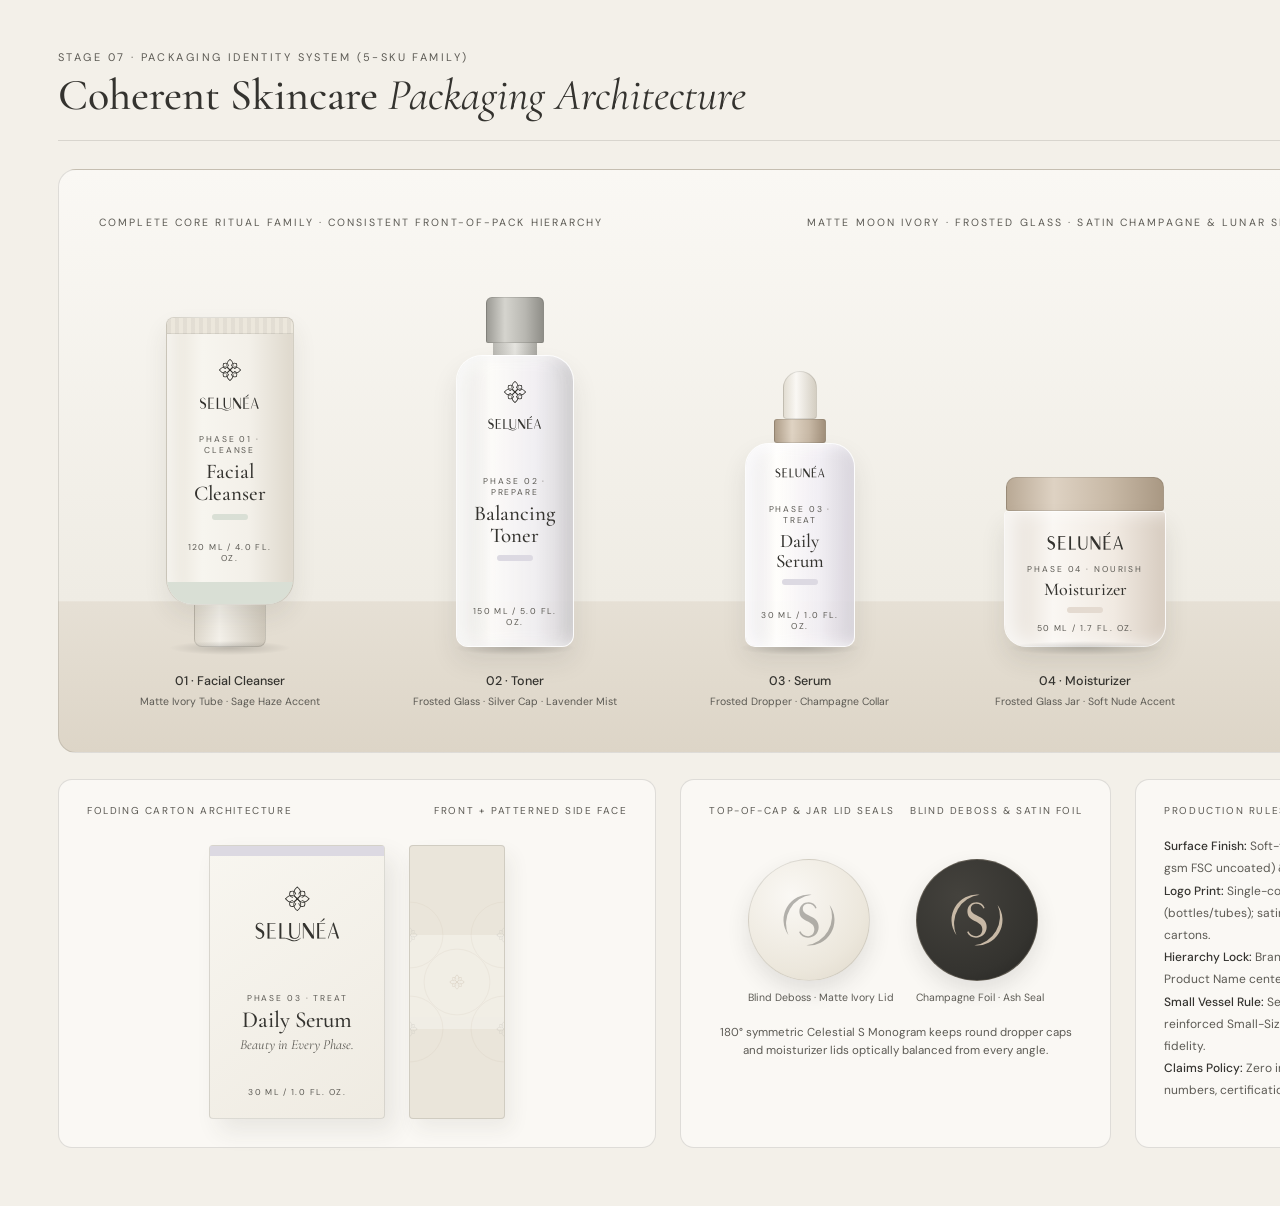
<file: 08-packaging/01-skincare-packaging-family.html>
<!DOCTYPE html>
<html lang="en">
<head>
<meta charset="UTF-8" />
<title>SELUNÉA — Stage 7 Skincare Packaging Family (5 SKUs + Cartons)</title>
<link rel="preconnect" href="https://fonts.googleapis.com" />
<link rel="preconnect" href="https://fonts.gstatic.com" crossorigin />
<link href="https://fonts.googleapis.com/css2?family=Cormorant+Garamond:ital,wght@0,400;0,500;0,600;1,400;1,500&family=DM+Sans:wght@400;500;600&display=swap" rel="stylesheet" />
<style>
/* SELUNÉA — Master Brand Identity Design Tokens (Lunar Elegance) */
:root {
  /* Primary Palette */
  --selunea-ivory: #F3F0E9;
  --selunea-ivory-tint: #FAF8F4;
  --selunea-ivory-deep: #E8E3D8;
  --selunea-ash: #34332F;
  --selunea-ash-soft: #5C5A54;
  --selunea-ash-deep: #242320;

  /* Secondary / Metallic Accents */
  --selunea-champagne: #C8B9A6;
  --selunea-silver: #B8B7B1;

  /* SKU Category Accents */
  --selunea-sage: #D9DFD5;       /* Facial Cleanser */
  --selunea-lavender: #DCD9E2;   /* Toner & Serum */
  --selunea-nude: #E4DAD0;       /* Moisturizer & Sunscreen */

  /* Neutrals & Hairlines */
  --selunea-white: #FFFFFF;
  --selunea-line: rgba(52, 51, 47, 0.14);
  --selunea-line-dark: rgba(200, 185, 166, 0.24);

  /* Typography */
  --font-display: 'Cormorant Garamond', Georgia, serif;
  --font-sans: 'DM Sans', -apple-system, BlinkMacSystemFont, sans-serif;

  /* Radii & Spacing */
  --radius-sm: 8px;
  --radius-md: 14px;
  --radius-lg: 20px;
}

* { box-sizing:border-box; margin:0; padding:0; }
@page { size: 1600px 1260px; margin: 0; }
@media print { body { -webkit-print-color-adjust: exact; print-color-adjust: exact; } }
body {
  background: var(--selunea-ivory);
  color: var(--selunea-ash);
  font-family: var(--font-sans);
  width: 1600px;
  padding: 50px 58px 58px;
  -webkit-font-smoothing: antialiased;
}
.header {
  display:flex; justify-content:space-between; align-items:flex-end;
  padding-bottom:22px; border-bottom:1px solid var(--selunea-line); margin-bottom:28px;
}
.eyebrow { font-size:11px; letter-spacing:0.22em; text-transform:uppercase; color:var(--selunea-ash-soft); margin-bottom:8px; }
.h1 { font-family:var(--font-display); font-size:44px; font-weight:500; line-height:1.05; }
.h1 em { font-style:italic; font-weight:400; }

/* Product Family Stage */
.stage {
  background: linear-gradient(180deg, #FAF8F4 0%, #EFECE4 74%, #E6E0D5 74.2%, #DDD5C7 100%);
  border: 1px solid var(--selunea-line);
  border-radius: 18px;
  padding: 46px 40px 42px;
  margin-bottom: 26px;
}
.stage-title {
  font-size:10.5px; letter-spacing:0.2em; text-transform:uppercase; color:var(--selunea-ash-soft);
  display:flex; justify-content:space-between; margin-bottom:36px;
}
.family-row {
  display: grid;
  grid-template-columns: repeat(5, 1fr);
  gap: 24px;
  align-items: end;
}
.sku-col {
  display: flex; flex-direction: column; align-items: center;
}
.vessel-wrap {
  height: 390px;
  display: flex; flex-direction: column; align-items: center; justify-content: flex-end;
  position: relative;
}
.shadow-floor {
  width: 120px; height: 14px; border-radius: 50%;
  background: radial-gradient(ellipse, rgba(52,51,47,0.22) 0%, rgba(52,51,47,0) 72%);
  margin-top: -6px;
}

/* Common Front-of-Pack Label System */
.fop {
  display:flex; flex-direction:column; align-items:center; justify-content:space-between;
  text-align:center; width:100%; height:100%; padding:22px 14px 18px;
}
.fop-top { display:flex; flex-direction:column; align-items:center; gap:6px; width:100%; }
.fop-mid { display:flex; flex-direction:column; align-items:center; gap:5px; }
.fop-cat { font-size:8.5px; letter-spacing:0.22em; text-transform:uppercase; color:var(--selunea-ash-soft); }
.fop-name { font-family:var(--font-display); font-size:21px; font-weight:500; line-height:1.05; color:var(--selunea-ash); }
.fop-band { height:6px; width:36px; border-radius:99px; margin:3px 0; }
.fop-net { font-size:8.5px; letter-spacing:0.16em; text-transform:uppercase; color:var(--selunea-ash-soft); }

/* 1. Facial Cleanser — Matte Ivory Squeeze Tube */
.tube-body {
  width: 128px; height: 288px;
  background: linear-gradient(90deg, #E8E3D8 0%, #F7F5EF 28%, #F3F0E9 65%, #DED8CC 100%);
  border-radius: 8px 8px 26px 26px;
  border: 1px solid rgba(52,51,47,0.12);
  box-shadow: inset 8px 0 14px rgba(255,255,255,0.6), 0 12px 24px rgba(52,51,47,0.09);
  position: relative; overflow: hidden;
}
.tube-crimp {
  height: 16px; width: 100%;
  background: repeating-linear-gradient(90deg, rgba(52,51,47,0.05) 0 4px, transparent 4px 8px), #ECE7DC;
  border-bottom: 1px solid rgba(52,51,47,0.1);
}
.tube-cap {
  width: 72px; height: 42px;
  background: linear-gradient(90deg, #DDD7CB 0%, #F3F0E9 35%, #CFC8BB 100%);
  border: 1px solid rgba(52,51,47,0.14);
  border-top: none;
  border-radius: 0 0 8px 8px;
}
.accent-strip { height: 22px; width: 100%; }

/* 2. Toner — Frosted Tall Bottle + Lunar Silver Cap */
.toner-cap {
  width: 58px; height: 46px;
  background: linear-gradient(90deg, #9C9B95 0%, #D5D4CE 32%, #B8B7B1 68%, #8F8E88 100%);
  border-radius: 6px 6px 2px 2px;
  border: 1px solid rgba(52,51,47,0.16);
}
.toner-neck {
  width: 44px; height: 12px; background: linear-gradient(90deg, #B8B7B1, #E5E4DF, #A7A6A0);
}
.toner-body {
  width: 118px; height: 292px;
  background: linear-gradient(90deg, rgba(226,225,222,0.88) 0%, rgba(252,251,249,0.94) 30%, rgba(240,238,242,0.92) 68%, rgba(210,208,212,0.88) 100%);
  border-radius: 26px 26px 12px 12px;
  border: 1px solid rgba(255,255,255,0.9);
  box-shadow: inset 10px 0 18px rgba(255,255,255,0.8), inset -8px 0 14px rgba(52,51,47,0.06), 0 14px 26px rgba(52,51,47,0.10);
  position: relative; overflow: hidden;
}

/* 3. Serum — Frosted Dropper Bottle + Champagne Collar */
.dropper-bulb {
  width: 34px; height: 48px;
  background: linear-gradient(90deg, #E2DDD2, #FAF8F4 38%, #D4CEC2);
  border-radius: 18px 18px 4px 4px;
  border: 1px solid rgba(52,51,47,0.12);
}
.dropper-collar {
  width: 52px; height: 24px;
  background: linear-gradient(90deg, #AF9E89 0%, #DFD3C3 34%, #C8B9A6 68%, #A18F7A 100%);
  border: 1px solid rgba(52,51,47,0.14);
  border-radius: 3px;
}
.serum-body {
  width: 110px; height: 204px;
  background: linear-gradient(90deg, rgba(226,223,229,0.9) 0%, rgba(255,254,252,0.96) 28%, rgba(241,238,244,0.92) 68%, rgba(212,208,218,0.88) 100%);
  border-radius: 24px 24px 10px 10px;
  border: 1px solid rgba(255,255,255,0.9);
  box-shadow: inset 10px 0 16px rgba(255,255,255,0.85), 0 12px 24px rgba(52,51,47,0.10);
  position: relative; overflow: hidden;
}

/* 4. Moisturizer — Heavy Frosted Jar + Satin Lid */
.jar-lid {
  width: 158px; height: 34px;
  background: linear-gradient(90deg, #B9A995 0%, #DED2C3 30%, #C8B9A6 66%, #A99883 100%);
  border-radius: 10px 10px 3px 3px;
  border: 1px solid rgba(52,51,47,0.14);
  display:flex; align-items:center; justify-content:center;
}
.jar-body {
  width: 162px; height: 136px;
  background: linear-gradient(90deg, #E2DAD0 0%, #FAF7F3 30%, #F1EAE2 68%, #D7CCC0 100%);
  border-radius: 4px 4px 22px 22px;
  border: 1px solid rgba(255,255,255,0.85);
  box-shadow: inset 12px 0 18px rgba(255,255,255,0.75), 0 14px 24px rgba(52,51,47,0.11);
  overflow: hidden;
}

/* 5. Sunscreen — Sleek Flat-Oval Matte Tube */
.spf-body {
  width: 120px; height: 224px;
  background: linear-gradient(90deg, #E8DFD5 0%, #F7F4EE 30%, #F3F0E9 68%, #DFD5C9 100%);
  border-radius: 16px 16px 28px 28px;
  border: 1px solid rgba(52,51,47,0.12);
  box-shadow: inset 8px 0 14px rgba(255,255,255,0.65), 0 12px 22px rgba(52,51,47,0.09);
  overflow: hidden;
}
.spf-cap {
  width: 68px; height: 38px;
  background: linear-gradient(90deg, #B9A995, #DED2C3 35%, #C8B9A6 70%, #A99883);
  border-radius: 0 0 10px 10px;
  border: 1px solid rgba(52,51,47,0.14);
  border-top: none;
}

.sku-meta {
  margin-top: 18px; text-align: center;
}
.sku-meta strong { display:block; font-size:12.5px; font-weight:500; }
.sku-meta span { font-size:10.5px; color:var(--selunea-ash-soft); }

/* Bottom Row: Folding Cartons & Cap Seal Detail */
.bottom-grid { display:grid; grid-template-columns: 1.25fr 0.9fr 0.85fr; gap:24px; }
.card { background:var(--selunea-ivory-tint); border:1px solid var(--selunea-line); border-radius:14px; padding:24px 28px; }
.card-label { font-size:10px; letter-spacing:0.16em; text-transform:uppercase; color:var(--selunea-ash-soft); margin-bottom:18px; display:flex; justify-content:space-between; gap:14px; }

.carton-pair { display:flex; gap:24px; justify-content:center; align-items:flex-end; padding:10px 0 4px; }
.carton-front {
  width: 176px; height: 274px;
  background: linear-gradient(145deg, #F8F6F0, #EFEBE2);
  border: 1px solid rgba(52,51,47,0.14);
  border-radius: 4px;
  box-shadow: 10px 12px 24px rgba(52,51,47,0.09);
  display:flex; flex-direction:column; justify-content:space-between; align-items:center;
  padding: 24px 16px 20px; text-align:center;
  position: relative;
}
.carton-accent-top { position:absolute; top:0; left:0; right:0; height:10px; background:#DCD9E2; }
.carton-side {
  width: 96px; height: 274px;
  background: #EAE5DA;
  border: 1px solid rgba(52,51,47,0.14);
  border-radius: 4px;
  overflow: hidden; position:relative;
  box-shadow: 6px 10px 20px rgba(52,51,47,0.07);
}
.carton-side-inner { position:absolute; inset:0; display:flex; align-items:center; justify-content:center; }

.cap-demo { display:flex; gap:22px; justify-content:center; align-items:center; padding:24px 0 12px; }
.cap-circle {
  width: 122px; height: 122px; border-radius: 50%;
  display:flex; flex-direction:column; align-items:center; justify-content:center;
  box-shadow: 0 10px 22px rgba(52,51,47,0.12);
}
.cap-ivory {
  background: radial-gradient(circle at 35% 30%, #FAF8F4, #ECE7DC 65%, #DED7C9);
  border: 1px solid rgba(52,51,47,0.12);
}
.cap-ash {
  background: radial-gradient(circle at 35% 30%, #44423D, #34332F 68%, #252421);
  border: 1px solid rgba(200,185,166,0.28);
}
.spec-list { list-style:none; font-size:12px; line-height:1.85; color:var(--selunea-ash-soft); }
.spec-list b { color:var(--selunea-ash); font-weight:500; }
</style>
</head>
<body>
  <header class="header">
    <div>
      <div class="eyebrow">Stage 07 · Packaging Identity System (5-SKU Family)</div>
      <h1 class="h1">Coherent Skincare <em>Packaging Architecture</em></h1>
    </div>
    <div><svg style="height:36px;width:auto;" xmlns="http://www.w3.org/2000/svg" viewBox="0 0 755 256" width="755" height="256" role="img">
  <g id="wordmark" fill="#34332F">
    <path d="M 129.7 98.24 L 125.67 100.37 C 121.41 90.51 113.35 84.46 102.15 84.46 C 90.28 84.46 84 91.63 84 100.82 C 84 111.34 92.52 117.84 108.87 125.23 C 128.36 134.19 136.42 144.05 136.42 161.52 C 136.42 182.8 120.74 196.46 101.25 196.46 C 87.36 196.46 76.84 189.3 71.91 177.65 L 76.16 175.41 C 80.42 185.71 89.16 191.54 101.48 191.54 C 114.24 191.54 122.08 182.58 122.08 168.91 C 122.08 156.14 113.57 148.98 96.77 141.36 C 79.52 133.52 72.8 124.11 72.8 109.33 C 72.8 90.74 86.47 79.54 103.72 79.54 C 116.48 79.54 125.44 86.48 129.7 98.24 Z"/>
    <path d="M 159.94 82 L 174.28 82 L 174.28 194 L 159.94 194 Z"/>
    <path d="M 159.94 82 L 218.18 82 L 218.18 86.14 L 159.94 86.14 Z"/>
    <path d="M 159.94 189.86 L 221.54 189.86 L 221.54 194 L 159.94 194 Z"/>
    <path d="M 182.12 134.64 L 211.46 134.64 L 211.46 138.78 L 182.12 138.78 Z"/>
    <path d="M 247.3 82 L 261.64 82 L 261.64 194 L 247.3 194 Z"/>
    <path d="M 247.3 189.86 L 285.38 189.86 C 312.26 189.86 330.18 208.56 358.18 208.56 C 377.78 208.56 392.9 200.5 402.98 189.74 L 404.55 191.31 C 393.46 204.3 377.78 214.69 357.62 214.69 C 327.38 214.69 308.34 194 283.14 194 L 247.3 194 Z"/>
    <path d="M 318.98 82 L 333.32 82 L 333.32 153.68 C 333.32 177.2 342.84 190.86 359.86 190.86 C 379.68 190.86 390.88 177.76 390.88 153.68 L 390.88 82 L 395.14 82 L 395.14 153.68 C 395.14 182.8 381.7 196.46 358.18 196.46 C 332.98 196.46 318.98 183.36 318.98 153.68 Z"/>
    <path d="M 419.22 82 L 423.48 82 L 423.48 194 L 419.22 194 Z"/>
    <path d="M 495.6 82 L 499.86 82 L 499.86 194 L 495.6 194 Z"/>
    <path d="M 419.22 82 L 434 82 L 499.86 179.44 L 499.86 194 L 485.08 194 L 419.22 96.56 Z"/>
    <path d="M 523.94 82 L 538.28 82 L 538.28 194 L 523.94 194 Z"/>
    <path d="M 523.94 82 L 582.18 82 L 582.18 86.14 L 523.94 86.14 Z"/>
    <path d="M 523.94 189.86 L 585.54 189.86 L 585.54 194 L 523.94 194 Z"/>
    <path d="M 546.12 134.64 L 575.46 134.64 L 575.46 138.78 L 546.12 138.78 Z"/>
    <path d="M 547.46 71.36 C 555.3 64.98 563.7 57.58 570.98 48.4 C 573.67 45.04 578.6 46.38 578.82 50.86 C 579.04 55.79 566.05 67.22 549.92 73.71 C 547.68 74.61 545.89 72.82 547.46 71.36 Z"/>
    <path d="M 640.76 80.21 L 644.79 80.21 L 606.31 194 L 601.78 194 Z"/>
    <path d="M 640.76 80.21 L 646.13 80.21 L 684.66 194 L 669.4 194 L 639.19 93.65 Z"/>
    <path d="M 628.9 155.36 L 662.25 155.36 L 662.25 159.62 L 628.9 159.62 Z"/>
  </g>
</svg></div>
  </header>

  <section class="stage">
    <div class="stage-title">
      <span>Complete Core Ritual Family · Consistent Front-of-Pack Hierarchy</span>
      <span>Matte Moon Ivory · Frosted Glass · Satin Champagne &amp; Lunar Silver · Zero Unverified Claims</span>
    </div>
    <div class="family-row">
      <!-- 01 FACIAL CLEANSER -->
      <div class="sku-col">
        <div class="vessel-wrap">
          <div class="tube-body">
            <div class="tube-crimp"></div>
            <div class="fop" style="height:248px;">
              <div class="fop-top"><svg style="width:28px;height:28px;" xmlns="http://www.w3.org/2000/svg" viewBox="0 0 256 256" width="256" height="256" role="img">
  <g id="symbol" fill="#34332F">
    <path d="M 130.85 130.2 C 163.27 88.25 198.09 99.45 221.12 130.16 A 3.6 3.6 0 0 0 226.88 125.84 C 201.91 92.55 160.73 79.75 125.15 125.8 A 3.6 3.6 0 0 0 130.85 130.2 Z"/>
    <path d="M 221.12 125.84 C 198.09 156.55 163.27 167.75 130.85 125.8 A 3.6 3.6 0 0 0 125.15 130.2 C 160.73 176.25 201.91 163.45 226.88 130.16 A 3.6 3.6 0 0 0 221.12 125.84 Z"/>
    <path d="M 125.8 130.85 C 167.75 163.27 156.55 198.09 125.84 221.12 A 3.6 3.6 0 0 0 130.16 226.88 C 163.45 201.91 176.25 160.73 130.2 125.15 A 3.6 3.6 0 0 0 125.8 130.85 Z"/>
    <path d="M 130.16 221.12 C 99.45 198.09 88.25 163.27 130.2 130.85 A 3.6 3.6 0 0 0 125.8 125.15 C 79.75 160.73 92.55 201.91 125.84 226.88 A 3.6 3.6 0 0 0 130.16 221.12 Z"/>
    <path d="M 125.15 125.8 C 92.73 167.75 57.91 156.55 34.88 125.84 A 3.6 3.6 0 0 0 29.12 130.16 C 54.09 163.45 95.27 176.25 130.85 130.2 A 3.6 3.6 0 0 0 125.15 125.8 Z"/>
    <path d="M 34.88 130.16 C 57.91 99.45 92.73 88.25 125.15 130.2 A 3.6 3.6 0 0 0 130.85 125.8 C 95.27 79.75 54.09 92.55 29.12 125.84 A 3.6 3.6 0 0 0 34.88 130.16 Z"/>
    <path d="M 130.2 125.15 C 88.25 92.73 99.45 57.91 130.16 34.88 A 3.6 3.6 0 0 0 125.84 29.12 C 92.55 54.09 79.75 95.27 125.8 130.85 A 3.6 3.6 0 0 0 130.2 125.15 Z"/>
    <path d="M 125.84 34.88 C 156.55 57.91 167.75 92.73 125.8 125.15 A 3.6 3.6 0 0 0 130.2 130.85 C 176.25 95.27 163.45 54.09 130.16 29.12 A 3.6 3.6 0 0 0 125.84 34.88 Z"/>
    <path d="M 165.4 144.24 C 188.24 149.32 191.91 167.38 182.81 184.28 A 3.6 3.6 0 0 0 189.15 187.69 C 199.85 167.82 195.04 143.45 166.96 137.21 A 3.6 3.6 0 0 0 165.4 144.24 Z"/>
    <path d="M 184.28 182.81 C 167.38 191.91 149.32 188.24 144.24 165.4 A 3.6 3.6 0 0 0 137.21 166.96 C 143.45 195.04 167.82 199.85 187.69 189.15 A 3.6 3.6 0 0 0 184.28 182.81 Z"/>
    <path d="M 111.76 165.4 C 106.68 188.24 88.62 191.91 71.72 182.81 A 3.6 3.6 0 0 0 68.31 189.15 C 88.18 199.85 112.55 195.04 118.79 166.96 A 3.6 3.6 0 0 0 111.76 165.4 Z"/>
    <path d="M 73.19 184.28 C 64.09 167.38 67.76 149.32 90.6 144.24 A 3.6 3.6 0 0 0 89.04 137.21 C 60.96 143.45 56.15 167.82 66.85 187.69 A 3.6 3.6 0 0 0 73.19 184.28 Z"/>
    <path d="M 90.6 111.76 C 67.76 106.68 64.09 88.62 73.19 71.72 A 3.6 3.6 0 0 0 66.85 68.31 C 56.15 88.18 60.96 112.55 89.04 118.79 A 3.6 3.6 0 0 0 90.6 111.76 Z"/>
    <path d="M 71.72 73.19 C 88.62 64.09 106.68 67.76 111.76 90.6 A 3.6 3.6 0 0 0 118.79 89.04 C 112.55 60.96 88.18 56.15 68.31 66.85 A 3.6 3.6 0 0 0 71.72 73.19 Z"/>
    <path d="M 144.24 90.6 C 149.32 67.76 167.38 64.09 184.28 73.19 A 3.6 3.6 0 0 0 187.69 66.85 C 167.82 56.15 143.45 60.96 137.21 89.04 A 3.6 3.6 0 0 0 144.24 90.6 Z"/>
    <path d="M 182.81 71.72 C 191.91 88.62 188.24 106.68 165.4 111.76 A 3.6 3.6 0 0 0 166.96 118.79 C 195.04 112.55 199.85 88.18 189.15 68.31 A 3.6 3.6 0 0 0 182.81 71.72 Z"/>
    <path d="M 128 119 A 9 9 0 1 1 128 137 A 9 9 0 1 1 128 119 Z"/>
  </g>
</svg><svg style="width:74%;height:auto;" xmlns="http://www.w3.org/2000/svg" viewBox="0 0 755 256" width="755" height="256" role="img">
  <g id="wordmark" fill="#34332F">
    <path d="M 129.7 98.24 L 125.67 100.37 C 121.41 90.51 113.35 84.46 102.15 84.46 C 90.28 84.46 84 91.63 84 100.82 C 84 111.34 92.52 117.84 108.87 125.23 C 128.36 134.19 136.42 144.05 136.42 161.52 C 136.42 182.8 120.74 196.46 101.25 196.46 C 87.36 196.46 76.84 189.3 71.91 177.65 L 76.16 175.41 C 80.42 185.71 89.16 191.54 101.48 191.54 C 114.24 191.54 122.08 182.58 122.08 168.91 C 122.08 156.14 113.57 148.98 96.77 141.36 C 79.52 133.52 72.8 124.11 72.8 109.33 C 72.8 90.74 86.47 79.54 103.72 79.54 C 116.48 79.54 125.44 86.48 129.7 98.24 Z"/>
    <path d="M 159.94 82 L 174.28 82 L 174.28 194 L 159.94 194 Z"/>
    <path d="M 159.94 82 L 218.18 82 L 218.18 86.14 L 159.94 86.14 Z"/>
    <path d="M 159.94 189.86 L 221.54 189.86 L 221.54 194 L 159.94 194 Z"/>
    <path d="M 182.12 134.64 L 211.46 134.64 L 211.46 138.78 L 182.12 138.78 Z"/>
    <path d="M 247.3 82 L 261.64 82 L 261.64 194 L 247.3 194 Z"/>
    <path d="M 247.3 189.86 L 285.38 189.86 C 312.26 189.86 330.18 208.56 358.18 208.56 C 377.78 208.56 392.9 200.5 402.98 189.74 L 404.55 191.31 C 393.46 204.3 377.78 214.69 357.62 214.69 C 327.38 214.69 308.34 194 283.14 194 L 247.3 194 Z"/>
    <path d="M 318.98 82 L 333.32 82 L 333.32 153.68 C 333.32 177.2 342.84 190.86 359.86 190.86 C 379.68 190.86 390.88 177.76 390.88 153.68 L 390.88 82 L 395.14 82 L 395.14 153.68 C 395.14 182.8 381.7 196.46 358.18 196.46 C 332.98 196.46 318.98 183.36 318.98 153.68 Z"/>
    <path d="M 419.22 82 L 423.48 82 L 423.48 194 L 419.22 194 Z"/>
    <path d="M 495.6 82 L 499.86 82 L 499.86 194 L 495.6 194 Z"/>
    <path d="M 419.22 82 L 434 82 L 499.86 179.44 L 499.86 194 L 485.08 194 L 419.22 96.56 Z"/>
    <path d="M 523.94 82 L 538.28 82 L 538.28 194 L 523.94 194 Z"/>
    <path d="M 523.94 82 L 582.18 82 L 582.18 86.14 L 523.94 86.14 Z"/>
    <path d="M 523.94 189.86 L 585.54 189.86 L 585.54 194 L 523.94 194 Z"/>
    <path d="M 546.12 134.64 L 575.46 134.64 L 575.46 138.78 L 546.12 138.78 Z"/>
    <path d="M 547.46 71.36 C 555.3 64.98 563.7 57.58 570.98 48.4 C 573.67 45.04 578.6 46.38 578.82 50.86 C 579.04 55.79 566.05 67.22 549.92 73.71 C 547.68 74.61 545.89 72.82 547.46 71.36 Z"/>
    <path d="M 640.76 80.21 L 644.79 80.21 L 606.31 194 L 601.78 194 Z"/>
    <path d="M 640.76 80.21 L 646.13 80.21 L 684.66 194 L 669.4 194 L 639.19 93.65 Z"/>
    <path d="M 628.9 155.36 L 662.25 155.36 L 662.25 159.62 L 628.9 159.62 Z"/>
  </g>
</svg></div>
              <div class="fop-mid">
                <div class="fop-cat">Phase 01 · Cleanse</div>
                <div class="fop-name">Facial<br/>Cleanser</div>
                <div class="fop-band" style="background:#D9DFD5;"></div>
              </div>
              <div class="fop-net">120 mL / 4.0 FL. OZ.</div>
            </div>
            <div class="accent-strip" style="background:#D9DFD5;"></div>
          </div>
          <div class="tube-cap"></div>
          <div class="shadow-floor"></div>
        </div>
        <div class="sku-meta"><strong>01 · Facial Cleanser</strong><span>Matte Ivory Tube · Sage Haze Accent</span></div>
      </div>

      <!-- 02 TONER -->
      <div class="sku-col">
        <div class="vessel-wrap">
          <div class="toner-cap"></div>
          <div class="toner-neck"></div>
          <div class="toner-body">
            <div class="fop">
              <div class="fop-top"><svg style="width:28px;height:28px;" xmlns="http://www.w3.org/2000/svg" viewBox="0 0 256 256" width="256" height="256" role="img">
  <g id="symbol" fill="#34332F">
    <path d="M 130.85 130.2 C 163.27 88.25 198.09 99.45 221.12 130.16 A 3.6 3.6 0 0 0 226.88 125.84 C 201.91 92.55 160.73 79.75 125.15 125.8 A 3.6 3.6 0 0 0 130.85 130.2 Z"/>
    <path d="M 221.12 125.84 C 198.09 156.55 163.27 167.75 130.85 125.8 A 3.6 3.6 0 0 0 125.15 130.2 C 160.73 176.25 201.91 163.45 226.88 130.16 A 3.6 3.6 0 0 0 221.12 125.84 Z"/>
    <path d="M 125.8 130.85 C 167.75 163.27 156.55 198.09 125.84 221.12 A 3.6 3.6 0 0 0 130.16 226.88 C 163.45 201.91 176.25 160.73 130.2 125.15 A 3.6 3.6 0 0 0 125.8 130.85 Z"/>
    <path d="M 130.16 221.12 C 99.45 198.09 88.25 163.27 130.2 130.85 A 3.6 3.6 0 0 0 125.8 125.15 C 79.75 160.73 92.55 201.91 125.84 226.88 A 3.6 3.6 0 0 0 130.16 221.12 Z"/>
    <path d="M 125.15 125.8 C 92.73 167.75 57.91 156.55 34.88 125.84 A 3.6 3.6 0 0 0 29.12 130.16 C 54.09 163.45 95.27 176.25 130.85 130.2 A 3.6 3.6 0 0 0 125.15 125.8 Z"/>
    <path d="M 34.88 130.16 C 57.91 99.45 92.73 88.25 125.15 130.2 A 3.6 3.6 0 0 0 130.85 125.8 C 95.27 79.75 54.09 92.55 29.12 125.84 A 3.6 3.6 0 0 0 34.88 130.16 Z"/>
    <path d="M 130.2 125.15 C 88.25 92.73 99.45 57.91 130.16 34.88 A 3.6 3.6 0 0 0 125.84 29.12 C 92.55 54.09 79.75 95.27 125.8 130.85 A 3.6 3.6 0 0 0 130.2 125.15 Z"/>
    <path d="M 125.84 34.88 C 156.55 57.91 167.75 92.73 125.8 125.15 A 3.6 3.6 0 0 0 130.2 130.85 C 176.25 95.27 163.45 54.09 130.16 29.12 A 3.6 3.6 0 0 0 125.84 34.88 Z"/>
    <path d="M 165.4 144.24 C 188.24 149.32 191.91 167.38 182.81 184.28 A 3.6 3.6 0 0 0 189.15 187.69 C 199.85 167.82 195.04 143.45 166.96 137.21 A 3.6 3.6 0 0 0 165.4 144.24 Z"/>
    <path d="M 184.28 182.81 C 167.38 191.91 149.32 188.24 144.24 165.4 A 3.6 3.6 0 0 0 137.21 166.96 C 143.45 195.04 167.82 199.85 187.69 189.15 A 3.6 3.6 0 0 0 184.28 182.81 Z"/>
    <path d="M 111.76 165.4 C 106.68 188.24 88.62 191.91 71.72 182.81 A 3.6 3.6 0 0 0 68.31 189.15 C 88.18 199.85 112.55 195.04 118.79 166.96 A 3.6 3.6 0 0 0 111.76 165.4 Z"/>
    <path d="M 73.19 184.28 C 64.09 167.38 67.76 149.32 90.6 144.24 A 3.6 3.6 0 0 0 89.04 137.21 C 60.96 143.45 56.15 167.82 66.85 187.69 A 3.6 3.6 0 0 0 73.19 184.28 Z"/>
    <path d="M 90.6 111.76 C 67.76 106.68 64.09 88.62 73.19 71.72 A 3.6 3.6 0 0 0 66.85 68.31 C 56.15 88.18 60.96 112.55 89.04 118.79 A 3.6 3.6 0 0 0 90.6 111.76 Z"/>
    <path d="M 71.72 73.19 C 88.62 64.09 106.68 67.76 111.76 90.6 A 3.6 3.6 0 0 0 118.79 89.04 C 112.55 60.96 88.18 56.15 68.31 66.85 A 3.6 3.6 0 0 0 71.72 73.19 Z"/>
    <path d="M 144.24 90.6 C 149.32 67.76 167.38 64.09 184.28 73.19 A 3.6 3.6 0 0 0 187.69 66.85 C 167.82 56.15 143.45 60.96 137.21 89.04 A 3.6 3.6 0 0 0 144.24 90.6 Z"/>
    <path d="M 182.81 71.72 C 191.91 88.62 188.24 106.68 165.4 111.76 A 3.6 3.6 0 0 0 166.96 118.79 C 195.04 112.55 199.85 88.18 189.15 68.31 A 3.6 3.6 0 0 0 182.81 71.72 Z"/>
    <path d="M 128 119 A 9 9 0 1 1 128 137 A 9 9 0 1 1 128 119 Z"/>
  </g>
</svg><svg style="width:74%;height:auto;" xmlns="http://www.w3.org/2000/svg" viewBox="0 0 755 256" width="755" height="256" role="img">
  <g id="wordmark" fill="#34332F">
    <path d="M 129.7 98.24 L 125.67 100.37 C 121.41 90.51 113.35 84.46 102.15 84.46 C 90.28 84.46 84 91.63 84 100.82 C 84 111.34 92.52 117.84 108.87 125.23 C 128.36 134.19 136.42 144.05 136.42 161.52 C 136.42 182.8 120.74 196.46 101.25 196.46 C 87.36 196.46 76.84 189.3 71.91 177.65 L 76.16 175.41 C 80.42 185.71 89.16 191.54 101.48 191.54 C 114.24 191.54 122.08 182.58 122.08 168.91 C 122.08 156.14 113.57 148.98 96.77 141.36 C 79.52 133.52 72.8 124.11 72.8 109.33 C 72.8 90.74 86.47 79.54 103.72 79.54 C 116.48 79.54 125.44 86.48 129.7 98.24 Z"/>
    <path d="M 159.94 82 L 174.28 82 L 174.28 194 L 159.94 194 Z"/>
    <path d="M 159.94 82 L 218.18 82 L 218.18 86.14 L 159.94 86.14 Z"/>
    <path d="M 159.94 189.86 L 221.54 189.86 L 221.54 194 L 159.94 194 Z"/>
    <path d="M 182.12 134.64 L 211.46 134.64 L 211.46 138.78 L 182.12 138.78 Z"/>
    <path d="M 247.3 82 L 261.64 82 L 261.64 194 L 247.3 194 Z"/>
    <path d="M 247.3 189.86 L 285.38 189.86 C 312.26 189.86 330.18 208.56 358.18 208.56 C 377.78 208.56 392.9 200.5 402.98 189.74 L 404.55 191.31 C 393.46 204.3 377.78 214.69 357.62 214.69 C 327.38 214.69 308.34 194 283.14 194 L 247.3 194 Z"/>
    <path d="M 318.98 82 L 333.32 82 L 333.32 153.68 C 333.32 177.2 342.84 190.86 359.86 190.86 C 379.68 190.86 390.88 177.76 390.88 153.68 L 390.88 82 L 395.14 82 L 395.14 153.68 C 395.14 182.8 381.7 196.46 358.18 196.46 C 332.98 196.46 318.98 183.36 318.98 153.68 Z"/>
    <path d="M 419.22 82 L 423.48 82 L 423.48 194 L 419.22 194 Z"/>
    <path d="M 495.6 82 L 499.86 82 L 499.86 194 L 495.6 194 Z"/>
    <path d="M 419.22 82 L 434 82 L 499.86 179.44 L 499.86 194 L 485.08 194 L 419.22 96.56 Z"/>
    <path d="M 523.94 82 L 538.28 82 L 538.28 194 L 523.94 194 Z"/>
    <path d="M 523.94 82 L 582.18 82 L 582.18 86.14 L 523.94 86.14 Z"/>
    <path d="M 523.94 189.86 L 585.54 189.86 L 585.54 194 L 523.94 194 Z"/>
    <path d="M 546.12 134.64 L 575.46 134.64 L 575.46 138.78 L 546.12 138.78 Z"/>
    <path d="M 547.46 71.36 C 555.3 64.98 563.7 57.58 570.98 48.4 C 573.67 45.04 578.6 46.38 578.82 50.86 C 579.04 55.79 566.05 67.22 549.92 73.71 C 547.68 74.61 545.89 72.82 547.46 71.36 Z"/>
    <path d="M 640.76 80.21 L 644.79 80.21 L 606.31 194 L 601.78 194 Z"/>
    <path d="M 640.76 80.21 L 646.13 80.21 L 684.66 194 L 669.4 194 L 639.19 93.65 Z"/>
    <path d="M 628.9 155.36 L 662.25 155.36 L 662.25 159.62 L 628.9 159.62 Z"/>
  </g>
</svg></div>
              <div class="fop-mid">
                <div class="fop-cat">Phase 02 · Prepare</div>
                <div class="fop-name">Balancing<br/>Toner</div>
                <div class="fop-band" style="background:#DCD9E2;"></div>
              </div>
              <div class="fop-net">150 mL / 5.0 FL. OZ.</div>
            </div>
          </div>
          <div class="shadow-floor"></div>
        </div>
        <div class="sku-meta"><strong>02 · Toner</strong><span>Frosted Glass · Silver Cap · Lavender Mist</span></div>
      </div>

      <!-- 03 SERUM -->
      <div class="sku-col">
        <div class="vessel-wrap">
          <div class="dropper-bulb"></div>
          <div class="dropper-collar"></div>
          <div class="serum-body">
            <div class="fop" style="padding:18px 10px 14px;">
              <div class="fop-top"><svg style="width:68%;height:auto;" xmlns="http://www.w3.org/2000/svg" viewBox="0 0 782 256" width="782" height="256" role="img">
  <g id="wordmark" fill="#34332F">
    <path d="M 129.48 102.24 L 124.82 105.15 C 121.19 95.77 113.13 90.19 101.93 90.19 C 90.06 90.19 84.57 96.42 84.57 104.82 C 84.57 115.34 92.3 121.84 108.65 129.23 C 128.14 138.19 136.2 148.05 136.2 165.52 C 136.2 186.8 120.52 200.46 101.03 200.46 C 87.14 200.46 76.62 193.3 71.69 181.65 L 76.57 178.62 C 80.2 188.46 88.94 193.81 101.26 193.81 C 114.02 193.81 121.08 185.95 121.08 172.91 C 121.08 160.14 113.35 152.98 96.55 145.36 C 79.3 137.52 72.58 128.11 72.58 113.33 C 72.58 94.74 86.25 83.54 103.5 83.54 C 116.26 83.54 125.22 90.48 129.48 102.24 Z"/>
    <path d="M 164.2 86 L 179.21 86 L 179.21 198 L 164.2 198 Z"/>
    <path d="M 164.2 86 L 222.44 86 L 222.44 92.05 L 164.2 92.05 Z"/>
    <path d="M 164.2 191.95 L 225.8 191.95 L 225.8 198 L 164.2 198 Z"/>
    <path d="M 164.2 138.64 L 215.72 138.64 L 215.72 144.69 L 164.2 144.69 Z"/>
    <path d="M 256.04 86 L 271.05 86 L 271.05 198 L 256.04 198 Z"/>
    <path d="M 256.04 191.95 L 312.04 191.95 L 312.04 198 L 256.04 198 Z"/>
    <path d="M 332.76 86 L 347.77 86 L 347.77 157.68 C 347.77 181.2 357.29 192.96 373.64 192.96 C 391.56 192.96 402.76 181.76 402.76 157.68 L 402.76 86 L 408.92 86 L 408.92 157.68 C 408.92 186.8 395.48 200.46 371.96 200.46 C 346.76 200.46 332.76 187.36 332.76 157.68 Z"/>
    <path d="M 437.48 86 L 443.64 86 L 443.64 198 L 437.48 198 Z"/>
    <path d="M 511.96 86 L 518.12 86 L 518.12 198 L 511.96 198 Z"/>
    <path d="M 437.48 86 L 452.94 86 L 518.12 183.44 L 518.12 198 L 502.66 198 L 437.48 100.56 Z"/>
    <path d="M 546.68 86 L 561.69 86 L 561.69 198 L 546.68 198 Z"/>
    <path d="M 546.68 86 L 604.92 86 L 604.92 92.05 L 546.68 92.05 Z"/>
    <path d="M 546.68 191.95 L 608.28 191.95 L 608.28 198 L 546.68 198 Z"/>
    <path d="M 546.68 138.64 L 598.2 138.64 L 598.2 144.69 L 546.68 144.69 Z"/>
    <path d="M 570.2 75.36 C 578.04 68.98 586.44 61.58 593.72 52.4 C 596.41 49.04 601.34 50.38 601.56 54.86 C 601.78 59.79 588.79 71.22 572.66 77.71 C 570.42 78.61 568.63 76.82 570.2 75.36 Z"/>
    <path d="M 667.98 84.21 L 673.35 84.21 L 711.88 198 L 695.91 198 L 668.2 99.33 L 635.56 198 L 629 198 Z"/>
    <path d="M 644.28 159.92 L 694.51 159.92 L 694.51 166.08 L 644.28 166.08 Z"/>
  </g>
</svg></div>
              <div class="fop-mid">
                <div class="fop-cat">Phase 03 · Treat</div>
                <div class="fop-name" style="font-size:19px;">Daily<br/>Serum</div>
                <div class="fop-band" style="background:#DCD9E2;"></div>
              </div>
              <div class="fop-net">30 mL / 1.0 FL. OZ.</div>
            </div>
          </div>
          <div class="shadow-floor"></div>
        </div>
        <div class="sku-meta"><strong>03 · Serum</strong><span>Frosted Dropper · Champagne Collar</span></div>
      </div>

      <!-- 04 MOISTURIZER -->
      <div class="sku-col">
        <div class="vessel-wrap">
          <div class="jar-lid"></div>
          <div class="jar-body">
            <div class="fop" style="padding:14px 12px 12px;">
              <div class="fop-top"><svg style="width:68%;height:auto;" xmlns="http://www.w3.org/2000/svg" viewBox="0 0 782 256" width="782" height="256" role="img">
  <g id="wordmark" fill="#34332F">
    <path d="M 129.48 102.24 L 124.82 105.15 C 121.19 95.77 113.13 90.19 101.93 90.19 C 90.06 90.19 84.57 96.42 84.57 104.82 C 84.57 115.34 92.3 121.84 108.65 129.23 C 128.14 138.19 136.2 148.05 136.2 165.52 C 136.2 186.8 120.52 200.46 101.03 200.46 C 87.14 200.46 76.62 193.3 71.69 181.65 L 76.57 178.62 C 80.2 188.46 88.94 193.81 101.26 193.81 C 114.02 193.81 121.08 185.95 121.08 172.91 C 121.08 160.14 113.35 152.98 96.55 145.36 C 79.3 137.52 72.58 128.11 72.58 113.33 C 72.58 94.74 86.25 83.54 103.5 83.54 C 116.26 83.54 125.22 90.48 129.48 102.24 Z"/>
    <path d="M 164.2 86 L 179.21 86 L 179.21 198 L 164.2 198 Z"/>
    <path d="M 164.2 86 L 222.44 86 L 222.44 92.05 L 164.2 92.05 Z"/>
    <path d="M 164.2 191.95 L 225.8 191.95 L 225.8 198 L 164.2 198 Z"/>
    <path d="M 164.2 138.64 L 215.72 138.64 L 215.72 144.69 L 164.2 144.69 Z"/>
    <path d="M 256.04 86 L 271.05 86 L 271.05 198 L 256.04 198 Z"/>
    <path d="M 256.04 191.95 L 312.04 191.95 L 312.04 198 L 256.04 198 Z"/>
    <path d="M 332.76 86 L 347.77 86 L 347.77 157.68 C 347.77 181.2 357.29 192.96 373.64 192.96 C 391.56 192.96 402.76 181.76 402.76 157.68 L 402.76 86 L 408.92 86 L 408.92 157.68 C 408.92 186.8 395.48 200.46 371.96 200.46 C 346.76 200.46 332.76 187.36 332.76 157.68 Z"/>
    <path d="M 437.48 86 L 443.64 86 L 443.64 198 L 437.48 198 Z"/>
    <path d="M 511.96 86 L 518.12 86 L 518.12 198 L 511.96 198 Z"/>
    <path d="M 437.48 86 L 452.94 86 L 518.12 183.44 L 518.12 198 L 502.66 198 L 437.48 100.56 Z"/>
    <path d="M 546.68 86 L 561.69 86 L 561.69 198 L 546.68 198 Z"/>
    <path d="M 546.68 86 L 604.92 86 L 604.92 92.05 L 546.68 92.05 Z"/>
    <path d="M 546.68 191.95 L 608.28 191.95 L 608.28 198 L 546.68 198 Z"/>
    <path d="M 546.68 138.64 L 598.2 138.64 L 598.2 144.69 L 546.68 144.69 Z"/>
    <path d="M 570.2 75.36 C 578.04 68.98 586.44 61.58 593.72 52.4 C 596.41 49.04 601.34 50.38 601.56 54.86 C 601.78 59.79 588.79 71.22 572.66 77.71 C 570.42 78.61 568.63 76.82 570.2 75.36 Z"/>
    <path d="M 667.98 84.21 L 673.35 84.21 L 711.88 198 L 695.91 198 L 668.2 99.33 L 635.56 198 L 629 198 Z"/>
    <path d="M 644.28 159.92 L 694.51 159.92 L 694.51 166.08 L 644.28 166.08 Z"/>
  </g>
</svg></div>
              <div class="fop-mid">
                <div class="fop-cat">Phase 04 · Nourish</div>
                <div class="fop-name" style="font-size:18px;">Moisturizer</div>
                <div class="fop-band" style="background:#E4DAD0;"></div>
              </div>
              <div class="fop-net">50 mL / 1.7 FL. OZ.</div>
            </div>
          </div>
          <div class="shadow-floor" style="width:154px;"></div>
        </div>
        <div class="sku-meta"><strong>04 · Moisturizer</strong><span>Frosted Glass Jar · Soft Nude Accent</span></div>
      </div>

      <!-- 05 SUNSCREEN -->
      <div class="sku-col">
        <div class="vessel-wrap">
          <div class="spf-body">
            <div class="fop" style="height:202px;padding:18px 12px 14px;">
              <div class="fop-top"><svg style="width:28px;height:28px;" xmlns="http://www.w3.org/2000/svg" viewBox="0 0 256 256" width="256" height="256" role="img">
  <g id="symbol" fill="#34332F">
    <path d="M 130.85 130.2 C 163.27 88.25 198.09 99.45 221.12 130.16 A 3.6 3.6 0 0 0 226.88 125.84 C 201.91 92.55 160.73 79.75 125.15 125.8 A 3.6 3.6 0 0 0 130.85 130.2 Z"/>
    <path d="M 221.12 125.84 C 198.09 156.55 163.27 167.75 130.85 125.8 A 3.6 3.6 0 0 0 125.15 130.2 C 160.73 176.25 201.91 163.45 226.88 130.16 A 3.6 3.6 0 0 0 221.12 125.84 Z"/>
    <path d="M 125.8 130.85 C 167.75 163.27 156.55 198.09 125.84 221.12 A 3.6 3.6 0 0 0 130.16 226.88 C 163.45 201.91 176.25 160.73 130.2 125.15 A 3.6 3.6 0 0 0 125.8 130.85 Z"/>
    <path d="M 130.16 221.12 C 99.45 198.09 88.25 163.27 130.2 130.85 A 3.6 3.6 0 0 0 125.8 125.15 C 79.75 160.73 92.55 201.91 125.84 226.88 A 3.6 3.6 0 0 0 130.16 221.12 Z"/>
    <path d="M 125.15 125.8 C 92.73 167.75 57.91 156.55 34.88 125.84 A 3.6 3.6 0 0 0 29.12 130.16 C 54.09 163.45 95.27 176.25 130.85 130.2 A 3.6 3.6 0 0 0 125.15 125.8 Z"/>
    <path d="M 34.88 130.16 C 57.91 99.45 92.73 88.25 125.15 130.2 A 3.6 3.6 0 0 0 130.85 125.8 C 95.27 79.75 54.09 92.55 29.12 125.84 A 3.6 3.6 0 0 0 34.88 130.16 Z"/>
    <path d="M 130.2 125.15 C 88.25 92.73 99.45 57.91 130.16 34.88 A 3.6 3.6 0 0 0 125.84 29.12 C 92.55 54.09 79.75 95.27 125.8 130.85 A 3.6 3.6 0 0 0 130.2 125.15 Z"/>
    <path d="M 125.84 34.88 C 156.55 57.91 167.75 92.73 125.8 125.15 A 3.6 3.6 0 0 0 130.2 130.85 C 176.25 95.27 163.45 54.09 130.16 29.12 A 3.6 3.6 0 0 0 125.84 34.88 Z"/>
    <path d="M 165.4 144.24 C 188.24 149.32 191.91 167.38 182.81 184.28 A 3.6 3.6 0 0 0 189.15 187.69 C 199.85 167.82 195.04 143.45 166.96 137.21 A 3.6 3.6 0 0 0 165.4 144.24 Z"/>
    <path d="M 184.28 182.81 C 167.38 191.91 149.32 188.24 144.24 165.4 A 3.6 3.6 0 0 0 137.21 166.96 C 143.45 195.04 167.82 199.85 187.69 189.15 A 3.6 3.6 0 0 0 184.28 182.81 Z"/>
    <path d="M 111.76 165.4 C 106.68 188.24 88.62 191.91 71.72 182.81 A 3.6 3.6 0 0 0 68.31 189.15 C 88.18 199.85 112.55 195.04 118.79 166.96 A 3.6 3.6 0 0 0 111.76 165.4 Z"/>
    <path d="M 73.19 184.28 C 64.09 167.38 67.76 149.32 90.6 144.24 A 3.6 3.6 0 0 0 89.04 137.21 C 60.96 143.45 56.15 167.82 66.85 187.69 A 3.6 3.6 0 0 0 73.19 184.28 Z"/>
    <path d="M 90.6 111.76 C 67.76 106.68 64.09 88.62 73.19 71.72 A 3.6 3.6 0 0 0 66.85 68.31 C 56.15 88.18 60.96 112.55 89.04 118.79 A 3.6 3.6 0 0 0 90.6 111.76 Z"/>
    <path d="M 71.72 73.19 C 88.62 64.09 106.68 67.76 111.76 90.6 A 3.6 3.6 0 0 0 118.79 89.04 C 112.55 60.96 88.18 56.15 68.31 66.85 A 3.6 3.6 0 0 0 71.72 73.19 Z"/>
    <path d="M 144.24 90.6 C 149.32 67.76 167.38 64.09 184.28 73.19 A 3.6 3.6 0 0 0 187.69 66.85 C 167.82 56.15 143.45 60.96 137.21 89.04 A 3.6 3.6 0 0 0 144.24 90.6 Z"/>
    <path d="M 182.81 71.72 C 191.91 88.62 188.24 106.68 165.4 111.76 A 3.6 3.6 0 0 0 166.96 118.79 C 195.04 112.55 199.85 88.18 189.15 68.31 A 3.6 3.6 0 0 0 182.81 71.72 Z"/>
    <path d="M 128 119 A 9 9 0 1 1 128 137 A 9 9 0 1 1 128 119 Z"/>
  </g>
</svg><svg style="width:68%;height:auto;" xmlns="http://www.w3.org/2000/svg" viewBox="0 0 782 256" width="782" height="256" role="img">
  <g id="wordmark" fill="#34332F">
    <path d="M 129.48 102.24 L 124.82 105.15 C 121.19 95.77 113.13 90.19 101.93 90.19 C 90.06 90.19 84.57 96.42 84.57 104.82 C 84.57 115.34 92.3 121.84 108.65 129.23 C 128.14 138.19 136.2 148.05 136.2 165.52 C 136.2 186.8 120.52 200.46 101.03 200.46 C 87.14 200.46 76.62 193.3 71.69 181.65 L 76.57 178.62 C 80.2 188.46 88.94 193.81 101.26 193.81 C 114.02 193.81 121.08 185.95 121.08 172.91 C 121.08 160.14 113.35 152.98 96.55 145.36 C 79.3 137.52 72.58 128.11 72.58 113.33 C 72.58 94.74 86.25 83.54 103.5 83.54 C 116.26 83.54 125.22 90.48 129.48 102.24 Z"/>
    <path d="M 164.2 86 L 179.21 86 L 179.21 198 L 164.2 198 Z"/>
    <path d="M 164.2 86 L 222.44 86 L 222.44 92.05 L 164.2 92.05 Z"/>
    <path d="M 164.2 191.95 L 225.8 191.95 L 225.8 198 L 164.2 198 Z"/>
    <path d="M 164.2 138.64 L 215.72 138.64 L 215.72 144.69 L 164.2 144.69 Z"/>
    <path d="M 256.04 86 L 271.05 86 L 271.05 198 L 256.04 198 Z"/>
    <path d="M 256.04 191.95 L 312.04 191.95 L 312.04 198 L 256.04 198 Z"/>
    <path d="M 332.76 86 L 347.77 86 L 347.77 157.68 C 347.77 181.2 357.29 192.96 373.64 192.96 C 391.56 192.96 402.76 181.76 402.76 157.68 L 402.76 86 L 408.92 86 L 408.92 157.68 C 408.92 186.8 395.48 200.46 371.96 200.46 C 346.76 200.46 332.76 187.36 332.76 157.68 Z"/>
    <path d="M 437.48 86 L 443.64 86 L 443.64 198 L 437.48 198 Z"/>
    <path d="M 511.96 86 L 518.12 86 L 518.12 198 L 511.96 198 Z"/>
    <path d="M 437.48 86 L 452.94 86 L 518.12 183.44 L 518.12 198 L 502.66 198 L 437.48 100.56 Z"/>
    <path d="M 546.68 86 L 561.69 86 L 561.69 198 L 546.68 198 Z"/>
    <path d="M 546.68 86 L 604.92 86 L 604.92 92.05 L 546.68 92.05 Z"/>
    <path d="M 546.68 191.95 L 608.28 191.95 L 608.28 198 L 546.68 198 Z"/>
    <path d="M 546.68 138.64 L 598.2 138.64 L 598.2 144.69 L 546.68 144.69 Z"/>
    <path d="M 570.2 75.36 C 578.04 68.98 586.44 61.58 593.72 52.4 C 596.41 49.04 601.34 50.38 601.56 54.86 C 601.78 59.79 588.79 71.22 572.66 77.71 C 570.42 78.61 568.63 76.82 570.2 75.36 Z"/>
    <path d="M 667.98 84.21 L 673.35 84.21 L 711.88 198 L 695.91 198 L 668.2 99.33 L 635.56 198 L 629 198 Z"/>
    <path d="M 644.28 159.92 L 694.51 159.92 L 694.51 166.08 L 644.28 166.08 Z"/>
  </g>
</svg></div>
              <div class="fop-mid">
                <div class="fop-cat">Phase 05 · Shield</div>
                <div class="fop-name" style="font-size:19px;">Daily<br/>Sunscreen</div>
                <div class="fop-band" style="background:#E4DAD0;"></div>
              </div>
              <div class="fop-net">50 mL / 1.7 FL. OZ.</div>
            </div>
            <div class="accent-strip" style="background:#E4DAD0;"></div>
          </div>
          <div class="spf-cap"></div>
          <div class="shadow-floor"></div>
        </div>
        <div class="sku-meta"><strong>05 · Sunscreen</strong><span>Matte Oval Tube · Soft Nude Accent</span></div>
      </div>
    </div>
  </section>

  <section class="bottom-grid">
    <div class="card">
      <div class="card-label"><span>Folding Carton Architecture</span><span>Front + Patterned Side Face</span></div>
      <div class="carton-pair">
        <div class="carton-front">
          <div class="carton-accent-top"></div>
          <div style="margin-top:8px;"><svg style="width:82%;height:auto;" xmlns="http://www.w3.org/2000/svg" viewBox="0 0 640 420" width="640" height="420" role="img">
  <g id="symbol" fill="#34332F" transform="translate(234.67 28.67) scale(0.67)">
    <path d="M 130.85 130.2 C 163.27 88.25 198.09 99.45 221.12 130.16 A 3.6 3.6 0 0 0 226.88 125.84 C 201.91 92.55 160.73 79.75 125.15 125.8 A 3.6 3.6 0 0 0 130.85 130.2 Z"/>
    <path d="M 221.12 125.84 C 198.09 156.55 163.27 167.75 130.85 125.8 A 3.6 3.6 0 0 0 125.15 130.2 C 160.73 176.25 201.91 163.45 226.88 130.16 A 3.6 3.6 0 0 0 221.12 125.84 Z"/>
    <path d="M 125.8 130.85 C 167.75 163.27 156.55 198.09 125.84 221.12 A 3.6 3.6 0 0 0 130.16 226.88 C 163.45 201.91 176.25 160.73 130.2 125.15 A 3.6 3.6 0 0 0 125.8 130.85 Z"/>
    <path d="M 130.16 221.12 C 99.45 198.09 88.25 163.27 130.2 130.85 A 3.6 3.6 0 0 0 125.8 125.15 C 79.75 160.73 92.55 201.91 125.84 226.88 A 3.6 3.6 0 0 0 130.16 221.12 Z"/>
    <path d="M 125.15 125.8 C 92.73 167.75 57.91 156.55 34.88 125.84 A 3.6 3.6 0 0 0 29.12 130.16 C 54.09 163.45 95.27 176.25 130.85 130.2 A 3.6 3.6 0 0 0 125.15 125.8 Z"/>
    <path d="M 34.88 130.16 C 57.91 99.45 92.73 88.25 125.15 130.2 A 3.6 3.6 0 0 0 130.85 125.8 C 95.27 79.75 54.09 92.55 29.12 125.84 A 3.6 3.6 0 0 0 34.88 130.16 Z"/>
    <path d="M 130.2 125.15 C 88.25 92.73 99.45 57.91 130.16 34.88 A 3.6 3.6 0 0 0 125.84 29.12 C 92.55 54.09 79.75 95.27 125.8 130.85 A 3.6 3.6 0 0 0 130.2 125.15 Z"/>
    <path d="M 125.84 34.88 C 156.55 57.91 167.75 92.73 125.8 125.15 A 3.6 3.6 0 0 0 130.2 130.85 C 176.25 95.27 163.45 54.09 130.16 29.12 A 3.6 3.6 0 0 0 125.84 34.88 Z"/>
    <path d="M 165.4 144.24 C 188.24 149.32 191.91 167.38 182.81 184.28 A 3.6 3.6 0 0 0 189.15 187.69 C 199.85 167.82 195.04 143.45 166.96 137.21 A 3.6 3.6 0 0 0 165.4 144.24 Z"/>
    <path d="M 184.28 182.81 C 167.38 191.91 149.32 188.24 144.24 165.4 A 3.6 3.6 0 0 0 137.21 166.96 C 143.45 195.04 167.82 199.85 187.69 189.15 A 3.6 3.6 0 0 0 184.28 182.81 Z"/>
    <path d="M 111.76 165.4 C 106.68 188.24 88.62 191.91 71.72 182.81 A 3.6 3.6 0 0 0 68.31 189.15 C 88.18 199.85 112.55 195.04 118.79 166.96 A 3.6 3.6 0 0 0 111.76 165.4 Z"/>
    <path d="M 73.19 184.28 C 64.09 167.38 67.76 149.32 90.6 144.24 A 3.6 3.6 0 0 0 89.04 137.21 C 60.96 143.45 56.15 167.82 66.85 187.69 A 3.6 3.6 0 0 0 73.19 184.28 Z"/>
    <path d="M 90.6 111.76 C 67.76 106.68 64.09 88.62 73.19 71.72 A 3.6 3.6 0 0 0 66.85 68.31 C 56.15 88.18 60.96 112.55 89.04 118.79 A 3.6 3.6 0 0 0 90.6 111.76 Z"/>
    <path d="M 71.72 73.19 C 88.62 64.09 106.68 67.76 111.76 90.6 A 3.6 3.6 0 0 0 118.79 89.04 C 112.55 60.96 88.18 56.15 68.31 66.85 A 3.6 3.6 0 0 0 71.72 73.19 Z"/>
    <path d="M 144.24 90.6 C 149.32 67.76 167.38 64.09 184.28 73.19 A 3.6 3.6 0 0 0 187.69 66.85 C 167.82 56.15 143.45 60.96 137.21 89.04 A 3.6 3.6 0 0 0 144.24 90.6 Z"/>
    <path d="M 182.81 71.72 C 191.91 88.62 188.24 106.68 165.4 111.76 A 3.6 3.6 0 0 0 166.96 118.79 C 195.04 112.55 199.85 88.18 189.15 68.31 A 3.6 3.6 0 0 0 182.81 71.72 Z"/>
    <path d="M 128 119 A 9 9 0 1 1 128 137 A 9 9 0 1 1 128 119 Z"/>
  </g>
  <g id="wordmark" fill="#34332F">
    <path d="M 134.15 260.18 L 131.13 261.78 C 127.93 254.38 121.89 249.85 113.49 249.85 C 104.58 249.85 99.88 255.22 99.88 262.11 C 99.88 270.01 106.26 274.88 118.53 280.42 C 133.14 287.14 139.19 294.54 139.19 307.64 C 139.19 323.6 127.43 333.85 112.81 333.85 C 102.4 333.85 94.5 328.47 90.81 319.74 L 94 318.06 C 97.19 325.78 103.74 330.15 112.98 330.15 C 122.56 330.15 128.44 323.43 128.44 313.18 C 128.44 303.61 122.05 298.23 109.45 292.52 C 96.52 286.64 91.48 279.58 91.48 268.5 C 91.48 254.55 101.73 246.15 114.66 246.15 C 124.24 246.15 130.96 251.36 134.15 260.18 Z"/>
    <path d="M 156.83 248 L 167.41 248 L 167.41 332 L 156.83 332 Z"/>
    <path d="M 156.83 248 L 200.51 248 L 200.51 251.19 L 156.83 251.19 Z"/>
    <path d="M 156.83 328.81 L 203.03 328.81 L 203.03 332 L 156.83 332 Z"/>
    <path d="M 173.29 287.48 L 195.47 287.48 L 195.47 290.67 L 173.29 290.67 Z"/>
    <path d="M 222.35 248 L 232.93 248 L 232.93 332 L 222.35 332 Z"/>
    <path d="M 222.35 328.81 L 250.91 328.81 C 271.07 328.81 284.51 342.92 305.51 342.92 C 320.21 342.92 331.55 336.87 339.11 328.81 L 340.29 330.02 C 331.97 339.73 320.21 347.64 305.09 347.64 C 282.41 347.64 268.13 332 249.23 332 L 222.35 332 Z"/>
    <path d="M 276.11 248 L 286.69 248 L 286.69 301.76 C 286.69 319.4 293.83 329.56 306.77 329.56 C 321.55 329.56 329.95 319.82 329.95 301.76 L 329.95 248 L 333.23 248 L 333.23 301.76 C 333.23 323.6 323.15 333.85 305.51 333.85 C 286.61 333.85 276.11 324.02 276.11 301.76 Z"/>
    <path d="M 351.29 248 L 354.57 248 L 354.57 332 L 351.29 332 Z"/>
    <path d="M 408.49 248 L 411.77 248 L 411.77 332 L 408.49 332 Z"/>
    <path d="M 351.29 248 L 362.21 248 L 411.77 321.08 L 411.77 332 L 400.85 332 L 351.29 258.92 Z"/>
    <path d="M 429.83 248 L 440.41 248 L 440.41 332 L 429.83 332 Z"/>
    <path d="M 429.83 248 L 473.51 248 L 473.51 251.19 L 429.83 251.19 Z"/>
    <path d="M 429.83 328.81 L 476.03 328.81 L 476.03 332 L 429.83 332 Z"/>
    <path d="M 446.29 287.48 L 468.47 287.48 L 468.47 290.67 L 446.29 290.67 Z"/>
    <path d="M 447.47 240.02 C 453.35 235.23 459.65 229.69 465.11 222.8 C 467.13 220.28 470.82 221.29 470.99 224.65 C 471.16 228.34 461.41 236.91 449.32 241.78 C 447.64 242.46 446.29 241.11 447.47 240.02 Z"/>
    <path d="M 517.44 246.66 L 520.47 246.66 L 491.7 332 L 488.21 332 Z"/>
    <path d="M 517.44 246.66 L 521.47 246.66 L 550.37 332 L 539.11 332 L 516.27 256.74 Z"/>
    <path d="M 508.61 303.02 L 533.67 303.02 L 533.67 306.3 L 508.61 306.3 Z"/>
  </g>
</svg></div>
          <div>
            <div class="fop-cat" style="margin-bottom:4px;">Phase 03 · Treat</div>
            <div class="fop-name" style="font-size:23px;">Daily Serum</div>
            <div style="font-size:10px;color:var(--selunea-ash-soft);margin-top:4px;font-style:italic;font-family:var(--font-display);font-size:14px;">Beauty in Every Phase.</div>
          </div>
          <div class="fop-net">30 mL / 1.0 FL. OZ.</div>
        </div>
        <div class="carton-side">
          <div class="carton-side-inner"><svg style="width:100%;height:100%;object-fit:cover;opacity:0.75;" xmlns="http://www.w3.org/2000/svg" viewBox="0 0 240 240" width="240" height="240" role="img">
  <rect width="240" height="240" fill="#F3F0E9"/>
  <g fill="none" stroke="#C8B9A6" stroke-width="0.9" opacity="0.55">
    <circle cx="0" cy="0" r="84"/>
    <circle cx="240" cy="0" r="84"/>
    <circle cx="0" cy="240" r="84"/>
    <circle cx="240" cy="240" r="84"/>
    <circle cx="120" cy="120" r="84"/>
  </g>
  <g transform="translate(96 96) scale(0.1875)" fill="#C8B9A6" opacity="0.52">
    <path d="M 130.85 130.2 C 163.27 88.25 198.09 99.45 221.12 130.16 A 3.6 3.6 0 0 0 226.88 125.84 C 201.91 92.55 160.73 79.75 125.15 125.8 A 3.6 3.6 0 0 0 130.85 130.2 Z"/>
    <path d="M 221.12 125.84 C 198.09 156.55 163.27 167.75 130.85 125.8 A 3.6 3.6 0 0 0 125.15 130.2 C 160.73 176.25 201.91 163.45 226.88 130.16 A 3.6 3.6 0 0 0 221.12 125.84 Z"/>
    <path d="M 125.8 130.85 C 167.75 163.27 156.55 198.09 125.84 221.12 A 3.6 3.6 0 0 0 130.16 226.88 C 163.45 201.91 176.25 160.73 130.2 125.15 A 3.6 3.6 0 0 0 125.8 130.85 Z"/>
    <path d="M 130.16 221.12 C 99.45 198.09 88.25 163.27 130.2 130.85 A 3.6 3.6 0 0 0 125.8 125.15 C 79.75 160.73 92.55 201.91 125.84 226.88 A 3.6 3.6 0 0 0 130.16 221.12 Z"/>
    <path d="M 125.15 125.8 C 92.73 167.75 57.91 156.55 34.88 125.84 A 3.6 3.6 0 0 0 29.12 130.16 C 54.09 163.45 95.27 176.25 130.85 130.2 A 3.6 3.6 0 0 0 125.15 125.8 Z"/>
    <path d="M 34.88 130.16 C 57.91 99.45 92.73 88.25 125.15 130.2 A 3.6 3.6 0 0 0 130.85 125.8 C 95.27 79.75 54.09 92.55 29.12 125.84 A 3.6 3.6 0 0 0 34.88 130.16 Z"/>
    <path d="M 130.2 125.15 C 88.25 92.73 99.45 57.91 130.16 34.88 A 3.6 3.6 0 0 0 125.84 29.12 C 92.55 54.09 79.75 95.27 125.8 130.85 A 3.6 3.6 0 0 0 130.2 125.15 Z"/>
    <path d="M 125.84 34.88 C 156.55 57.91 167.75 92.73 125.8 125.15 A 3.6 3.6 0 0 0 130.2 130.85 C 176.25 95.27 163.45 54.09 130.16 29.12 A 3.6 3.6 0 0 0 125.84 34.88 Z"/>
    <path d="M 165.4 144.24 C 188.24 149.32 191.91 167.38 182.81 184.28 A 3.6 3.6 0 0 0 189.15 187.69 C 199.85 167.82 195.04 143.45 166.96 137.21 A 3.6 3.6 0 0 0 165.4 144.24 Z"/>
    <path d="M 184.28 182.81 C 167.38 191.91 149.32 188.24 144.24 165.4 A 3.6 3.6 0 0 0 137.21 166.96 C 143.45 195.04 167.82 199.85 187.69 189.15 A 3.6 3.6 0 0 0 184.28 182.81 Z"/>
    <path d="M 111.76 165.4 C 106.68 188.24 88.62 191.91 71.72 182.81 A 3.6 3.6 0 0 0 68.31 189.15 C 88.18 199.85 112.55 195.04 118.79 166.96 A 3.6 3.6 0 0 0 111.76 165.4 Z"/>
    <path d="M 73.19 184.28 C 64.09 167.38 67.76 149.32 90.6 144.24 A 3.6 3.6 0 0 0 89.04 137.21 C 60.96 143.45 56.15 167.82 66.85 187.69 A 3.6 3.6 0 0 0 73.19 184.28 Z"/>
    <path d="M 90.6 111.76 C 67.76 106.68 64.09 88.62 73.19 71.72 A 3.6 3.6 0 0 0 66.85 68.31 C 56.15 88.18 60.96 112.55 89.04 118.79 A 3.6 3.6 0 0 0 90.6 111.76 Z"/>
    <path d="M 71.72 73.19 C 88.62 64.09 106.68 67.76 111.76 90.6 A 3.6 3.6 0 0 0 118.79 89.04 C 112.55 60.96 88.18 56.15 68.31 66.85 A 3.6 3.6 0 0 0 71.72 73.19 Z"/>
    <path d="M 144.24 90.6 C 149.32 67.76 167.38 64.09 184.28 73.19 A 3.6 3.6 0 0 0 187.69 66.85 C 167.82 56.15 143.45 60.96 137.21 89.04 A 3.6 3.6 0 0 0 144.24 90.6 Z"/>
    <path d="M 182.81 71.72 C 191.91 88.62 188.24 106.68 165.4 111.76 A 3.6 3.6 0 0 0 166.96 118.79 C 195.04 112.55 199.85 88.18 189.15 68.31 A 3.6 3.6 0 0 0 182.81 71.72 Z"/>
    <path d="M 128 119 A 9 9 0 1 1 128 137 A 9 9 0 1 1 128 119 Z"/>
  </g>
  <g transform="translate(-24 -24) scale(0.1875)" fill="#B8B7B1" opacity="0.40">
    <path d="M 130.85 130.2 C 163.27 88.25 198.09 99.45 221.12 130.16 A 3.6 3.6 0 0 0 226.88 125.84 C 201.91 92.55 160.73 79.75 125.15 125.8 A 3.6 3.6 0 0 0 130.85 130.2 Z"/>
    <path d="M 221.12 125.84 C 198.09 156.55 163.27 167.75 130.85 125.8 A 3.6 3.6 0 0 0 125.15 130.2 C 160.73 176.25 201.91 163.45 226.88 130.16 A 3.6 3.6 0 0 0 221.12 125.84 Z"/>
    <path d="M 125.8 130.85 C 167.75 163.27 156.55 198.09 125.84 221.12 A 3.6 3.6 0 0 0 130.16 226.88 C 163.45 201.91 176.25 160.73 130.2 125.15 A 3.6 3.6 0 0 0 125.8 130.85 Z"/>
    <path d="M 130.16 221.12 C 99.45 198.09 88.25 163.27 130.2 130.85 A 3.6 3.6 0 0 0 125.8 125.15 C 79.75 160.73 92.55 201.91 125.84 226.88 A 3.6 3.6 0 0 0 130.16 221.12 Z"/>
    <path d="M 125.15 125.8 C 92.73 167.75 57.91 156.55 34.88 125.84 A 3.6 3.6 0 0 0 29.12 130.16 C 54.09 163.45 95.27 176.25 130.85 130.2 A 3.6 3.6 0 0 0 125.15 125.8 Z"/>
    <path d="M 34.88 130.16 C 57.91 99.45 92.73 88.25 125.15 130.2 A 3.6 3.6 0 0 0 130.85 125.8 C 95.27 79.75 54.09 92.55 29.12 125.84 A 3.6 3.6 0 0 0 34.88 130.16 Z"/>
    <path d="M 130.2 125.15 C 88.25 92.73 99.45 57.91 130.16 34.88 A 3.6 3.6 0 0 0 125.84 29.12 C 92.55 54.09 79.75 95.27 125.8 130.85 A 3.6 3.6 0 0 0 130.2 125.15 Z"/>
    <path d="M 125.84 34.88 C 156.55 57.91 167.75 92.73 125.8 125.15 A 3.6 3.6 0 0 0 130.2 130.85 C 176.25 95.27 163.45 54.09 130.16 29.12 A 3.6 3.6 0 0 0 125.84 34.88 Z"/>
    <path d="M 165.4 144.24 C 188.24 149.32 191.91 167.38 182.81 184.28 A 3.6 3.6 0 0 0 189.15 187.69 C 199.85 167.82 195.04 143.45 166.96 137.21 A 3.6 3.6 0 0 0 165.4 144.24 Z"/>
    <path d="M 184.28 182.81 C 167.38 191.91 149.32 188.24 144.24 165.4 A 3.6 3.6 0 0 0 137.21 166.96 C 143.45 195.04 167.82 199.85 187.69 189.15 A 3.6 3.6 0 0 0 184.28 182.81 Z"/>
    <path d="M 111.76 165.4 C 106.68 188.24 88.62 191.91 71.72 182.81 A 3.6 3.6 0 0 0 68.31 189.15 C 88.18 199.85 112.55 195.04 118.79 166.96 A 3.6 3.6 0 0 0 111.76 165.4 Z"/>
    <path d="M 73.19 184.28 C 64.09 167.38 67.76 149.32 90.6 144.24 A 3.6 3.6 0 0 0 89.04 137.21 C 60.96 143.45 56.15 167.82 66.85 187.69 A 3.6 3.6 0 0 0 73.19 184.28 Z"/>
    <path d="M 90.6 111.76 C 67.76 106.68 64.09 88.62 73.19 71.72 A 3.6 3.6 0 0 0 66.85 68.31 C 56.15 88.18 60.96 112.55 89.04 118.79 A 3.6 3.6 0 0 0 90.6 111.76 Z"/>
    <path d="M 71.72 73.19 C 88.62 64.09 106.68 67.76 111.76 90.6 A 3.6 3.6 0 0 0 118.79 89.04 C 112.55 60.96 88.18 56.15 68.31 66.85 A 3.6 3.6 0 0 0 71.72 73.19 Z"/>
    <path d="M 144.24 90.6 C 149.32 67.76 167.38 64.09 184.28 73.19 A 3.6 3.6 0 0 0 187.69 66.85 C 167.82 56.15 143.45 60.96 137.21 89.04 A 3.6 3.6 0 0 0 144.24 90.6 Z"/>
    <path d="M 182.81 71.72 C 191.91 88.62 188.24 106.68 165.4 111.76 A 3.6 3.6 0 0 0 166.96 118.79 C 195.04 112.55 199.85 88.18 189.15 68.31 A 3.6 3.6 0 0 0 182.81 71.72 Z"/>
    <path d="M 128 119 A 9 9 0 1 1 128 137 A 9 9 0 1 1 128 119 Z"/>
  </g>
  <g transform="translate(216 -24) scale(0.1875)" fill="#B8B7B1" opacity="0.40">
    <path d="M 130.85 130.2 C 163.27 88.25 198.09 99.45 221.12 130.16 A 3.6 3.6 0 0 0 226.88 125.84 C 201.91 92.55 160.73 79.75 125.15 125.8 A 3.6 3.6 0 0 0 130.85 130.2 Z"/>
    <path d="M 221.12 125.84 C 198.09 156.55 163.27 167.75 130.85 125.8 A 3.6 3.6 0 0 0 125.15 130.2 C 160.73 176.25 201.91 163.45 226.88 130.16 A 3.6 3.6 0 0 0 221.12 125.84 Z"/>
    <path d="M 125.8 130.85 C 167.75 163.27 156.55 198.09 125.84 221.12 A 3.6 3.6 0 0 0 130.16 226.88 C 163.45 201.91 176.25 160.73 130.2 125.15 A 3.6 3.6 0 0 0 125.8 130.85 Z"/>
    <path d="M 130.16 221.12 C 99.45 198.09 88.25 163.27 130.2 130.85 A 3.6 3.6 0 0 0 125.8 125.15 C 79.75 160.73 92.55 201.91 125.84 226.88 A 3.6 3.6 0 0 0 130.16 221.12 Z"/>
    <path d="M 125.15 125.8 C 92.73 167.75 57.91 156.55 34.88 125.84 A 3.6 3.6 0 0 0 29.12 130.16 C 54.09 163.45 95.27 176.25 130.85 130.2 A 3.6 3.6 0 0 0 125.15 125.8 Z"/>
    <path d="M 34.88 130.16 C 57.91 99.45 92.73 88.25 125.15 130.2 A 3.6 3.6 0 0 0 130.85 125.8 C 95.27 79.75 54.09 92.55 29.12 125.84 A 3.6 3.6 0 0 0 34.88 130.16 Z"/>
    <path d="M 130.2 125.15 C 88.25 92.73 99.45 57.91 130.16 34.88 A 3.6 3.6 0 0 0 125.84 29.12 C 92.55 54.09 79.75 95.27 125.8 130.85 A 3.6 3.6 0 0 0 130.2 125.15 Z"/>
    <path d="M 125.84 34.88 C 156.55 57.91 167.75 92.73 125.8 125.15 A 3.6 3.6 0 0 0 130.2 130.85 C 176.25 95.27 163.45 54.09 130.16 29.12 A 3.6 3.6 0 0 0 125.84 34.88 Z"/>
    <path d="M 165.4 144.24 C 188.24 149.32 191.91 167.38 182.81 184.28 A 3.6 3.6 0 0 0 189.15 187.69 C 199.85 167.82 195.04 143.45 166.96 137.21 A 3.6 3.6 0 0 0 165.4 144.24 Z"/>
    <path d="M 184.28 182.81 C 167.38 191.91 149.32 188.24 144.24 165.4 A 3.6 3.6 0 0 0 137.21 166.96 C 143.45 195.04 167.82 199.85 187.69 189.15 A 3.6 3.6 0 0 0 184.28 182.81 Z"/>
    <path d="M 111.76 165.4 C 106.68 188.24 88.62 191.91 71.72 182.81 A 3.6 3.6 0 0 0 68.31 189.15 C 88.18 199.85 112.55 195.04 118.79 166.96 A 3.6 3.6 0 0 0 111.76 165.4 Z"/>
    <path d="M 73.19 184.28 C 64.09 167.38 67.76 149.32 90.6 144.24 A 3.6 3.6 0 0 0 89.04 137.21 C 60.96 143.45 56.15 167.82 66.85 187.69 A 3.6 3.6 0 0 0 73.19 184.28 Z"/>
    <path d="M 90.6 111.76 C 67.76 106.68 64.09 88.62 73.19 71.72 A 3.6 3.6 0 0 0 66.85 68.31 C 56.15 88.18 60.96 112.55 89.04 118.79 A 3.6 3.6 0 0 0 90.6 111.76 Z"/>
    <path d="M 71.72 73.19 C 88.62 64.09 106.68 67.76 111.76 90.6 A 3.6 3.6 0 0 0 118.79 89.04 C 112.55 60.96 88.18 56.15 68.31 66.85 A 3.6 3.6 0 0 0 71.72 73.19 Z"/>
    <path d="M 144.24 90.6 C 149.32 67.76 167.38 64.09 184.28 73.19 A 3.6 3.6 0 0 0 187.69 66.85 C 167.82 56.15 143.45 60.96 137.21 89.04 A 3.6 3.6 0 0 0 144.24 90.6 Z"/>
    <path d="M 182.81 71.72 C 191.91 88.62 188.24 106.68 165.4 111.76 A 3.6 3.6 0 0 0 166.96 118.79 C 195.04 112.55 199.85 88.18 189.15 68.31 A 3.6 3.6 0 0 0 182.81 71.72 Z"/>
    <path d="M 128 119 A 9 9 0 1 1 128 137 A 9 9 0 1 1 128 119 Z"/>
  </g>
  <g transform="translate(-24 216) scale(0.1875)" fill="#B8B7B1" opacity="0.40">
    <path d="M 130.85 130.2 C 163.27 88.25 198.09 99.45 221.12 130.16 A 3.6 3.6 0 0 0 226.88 125.84 C 201.91 92.55 160.73 79.75 125.15 125.8 A 3.6 3.6 0 0 0 130.85 130.2 Z"/>
    <path d="M 221.12 125.84 C 198.09 156.55 163.27 167.75 130.85 125.8 A 3.6 3.6 0 0 0 125.15 130.2 C 160.73 176.25 201.91 163.45 226.88 130.16 A 3.6 3.6 0 0 0 221.12 125.84 Z"/>
    <path d="M 125.8 130.85 C 167.75 163.27 156.55 198.09 125.84 221.12 A 3.6 3.6 0 0 0 130.16 226.88 C 163.45 201.91 176.25 160.73 130.2 125.15 A 3.6 3.6 0 0 0 125.8 130.85 Z"/>
    <path d="M 130.16 221.12 C 99.45 198.09 88.25 163.27 130.2 130.85 A 3.6 3.6 0 0 0 125.8 125.15 C 79.75 160.73 92.55 201.91 125.84 226.88 A 3.6 3.6 0 0 0 130.16 221.12 Z"/>
    <path d="M 125.15 125.8 C 92.73 167.75 57.91 156.55 34.88 125.84 A 3.6 3.6 0 0 0 29.12 130.16 C 54.09 163.45 95.27 176.25 130.85 130.2 A 3.6 3.6 0 0 0 125.15 125.8 Z"/>
    <path d="M 34.88 130.16 C 57.91 99.45 92.73 88.25 125.15 130.2 A 3.6 3.6 0 0 0 130.85 125.8 C 95.27 79.75 54.09 92.55 29.12 125.84 A 3.6 3.6 0 0 0 34.88 130.16 Z"/>
    <path d="M 130.2 125.15 C 88.25 92.73 99.45 57.91 130.16 34.88 A 3.6 3.6 0 0 0 125.84 29.12 C 92.55 54.09 79.75 95.27 125.8 130.85 A 3.6 3.6 0 0 0 130.2 125.15 Z"/>
    <path d="M 125.84 34.88 C 156.55 57.91 167.75 92.73 125.8 125.15 A 3.6 3.6 0 0 0 130.2 130.85 C 176.25 95.27 163.45 54.09 130.16 29.12 A 3.6 3.6 0 0 0 125.84 34.88 Z"/>
    <path d="M 165.4 144.24 C 188.24 149.32 191.91 167.38 182.81 184.28 A 3.6 3.6 0 0 0 189.15 187.69 C 199.85 167.82 195.04 143.45 166.96 137.21 A 3.6 3.6 0 0 0 165.4 144.24 Z"/>
    <path d="M 184.28 182.81 C 167.38 191.91 149.32 188.24 144.24 165.4 A 3.6 3.6 0 0 0 137.21 166.96 C 143.45 195.04 167.82 199.85 187.69 189.15 A 3.6 3.6 0 0 0 184.28 182.81 Z"/>
    <path d="M 111.76 165.4 C 106.68 188.24 88.62 191.91 71.72 182.81 A 3.6 3.6 0 0 0 68.31 189.15 C 88.18 199.85 112.55 195.04 118.79 166.96 A 3.6 3.6 0 0 0 111.76 165.4 Z"/>
    <path d="M 73.19 184.28 C 64.09 167.38 67.76 149.32 90.6 144.24 A 3.6 3.6 0 0 0 89.04 137.21 C 60.96 143.45 56.15 167.82 66.85 187.69 A 3.6 3.6 0 0 0 73.19 184.28 Z"/>
    <path d="M 90.6 111.76 C 67.76 106.68 64.09 88.62 73.19 71.72 A 3.6 3.6 0 0 0 66.85 68.31 C 56.15 88.18 60.96 112.55 89.04 118.79 A 3.6 3.6 0 0 0 90.6 111.76 Z"/>
    <path d="M 71.72 73.19 C 88.62 64.09 106.68 67.76 111.76 90.6 A 3.6 3.6 0 0 0 118.79 89.04 C 112.55 60.96 88.18 56.15 68.31 66.85 A 3.6 3.6 0 0 0 71.72 73.19 Z"/>
    <path d="M 144.24 90.6 C 149.32 67.76 167.38 64.09 184.28 73.19 A 3.6 3.6 0 0 0 187.69 66.85 C 167.82 56.15 143.45 60.96 137.21 89.04 A 3.6 3.6 0 0 0 144.24 90.6 Z"/>
    <path d="M 182.81 71.72 C 191.91 88.62 188.24 106.68 165.4 111.76 A 3.6 3.6 0 0 0 166.96 118.79 C 195.04 112.55 199.85 88.18 189.15 68.31 A 3.6 3.6 0 0 0 182.81 71.72 Z"/>
    <path d="M 128 119 A 9 9 0 1 1 128 137 A 9 9 0 1 1 128 119 Z"/>
  </g>
  <g transform="translate(216 216) scale(0.1875)" fill="#B8B7B1" opacity="0.40">
    <path d="M 130.85 130.2 C 163.27 88.25 198.09 99.45 221.12 130.16 A 3.6 3.6 0 0 0 226.88 125.84 C 201.91 92.55 160.73 79.75 125.15 125.8 A 3.6 3.6 0 0 0 130.85 130.2 Z"/>
    <path d="M 221.12 125.84 C 198.09 156.55 163.27 167.75 130.85 125.8 A 3.6 3.6 0 0 0 125.15 130.2 C 160.73 176.25 201.91 163.45 226.88 130.16 A 3.6 3.6 0 0 0 221.12 125.84 Z"/>
    <path d="M 125.8 130.85 C 167.75 163.27 156.55 198.09 125.84 221.12 A 3.6 3.6 0 0 0 130.16 226.88 C 163.45 201.91 176.25 160.73 130.2 125.15 A 3.6 3.6 0 0 0 125.8 130.85 Z"/>
    <path d="M 130.16 221.12 C 99.45 198.09 88.25 163.27 130.2 130.85 A 3.6 3.6 0 0 0 125.8 125.15 C 79.75 160.73 92.55 201.91 125.84 226.88 A 3.6 3.6 0 0 0 130.16 221.12 Z"/>
    <path d="M 125.15 125.8 C 92.73 167.75 57.91 156.55 34.88 125.84 A 3.6 3.6 0 0 0 29.12 130.16 C 54.09 163.45 95.27 176.25 130.85 130.2 A 3.6 3.6 0 0 0 125.15 125.8 Z"/>
    <path d="M 34.88 130.16 C 57.91 99.45 92.73 88.25 125.15 130.2 A 3.6 3.6 0 0 0 130.85 125.8 C 95.27 79.75 54.09 92.55 29.12 125.84 A 3.6 3.6 0 0 0 34.88 130.16 Z"/>
    <path d="M 130.2 125.15 C 88.25 92.73 99.45 57.91 130.16 34.88 A 3.6 3.6 0 0 0 125.84 29.12 C 92.55 54.09 79.75 95.27 125.8 130.85 A 3.6 3.6 0 0 0 130.2 125.15 Z"/>
    <path d="M 125.84 34.88 C 156.55 57.91 167.75 92.73 125.8 125.15 A 3.6 3.6 0 0 0 130.2 130.85 C 176.25 95.27 163.45 54.09 130.16 29.12 A 3.6 3.6 0 0 0 125.84 34.88 Z"/>
    <path d="M 165.4 144.24 C 188.24 149.32 191.91 167.38 182.81 184.28 A 3.6 3.6 0 0 0 189.15 187.69 C 199.85 167.82 195.04 143.45 166.96 137.21 A 3.6 3.6 0 0 0 165.4 144.24 Z"/>
    <path d="M 184.28 182.81 C 167.38 191.91 149.32 188.24 144.24 165.4 A 3.6 3.6 0 0 0 137.21 166.96 C 143.45 195.04 167.82 199.85 187.69 189.15 A 3.6 3.6 0 0 0 184.28 182.81 Z"/>
    <path d="M 111.76 165.4 C 106.68 188.24 88.62 191.91 71.72 182.81 A 3.6 3.6 0 0 0 68.31 189.15 C 88.18 199.85 112.55 195.04 118.79 166.96 A 3.6 3.6 0 0 0 111.76 165.4 Z"/>
    <path d="M 73.19 184.28 C 64.09 167.38 67.76 149.32 90.6 144.24 A 3.6 3.6 0 0 0 89.04 137.21 C 60.96 143.45 56.15 167.82 66.85 187.69 A 3.6 3.6 0 0 0 73.19 184.28 Z"/>
    <path d="M 90.6 111.76 C 67.76 106.68 64.09 88.62 73.19 71.72 A 3.6 3.6 0 0 0 66.85 68.31 C 56.15 88.18 60.96 112.55 89.04 118.79 A 3.6 3.6 0 0 0 90.6 111.76 Z"/>
    <path d="M 71.72 73.19 C 88.62 64.09 106.68 67.76 111.76 90.6 A 3.6 3.6 0 0 0 118.79 89.04 C 112.55 60.96 88.18 56.15 68.31 66.85 A 3.6 3.6 0 0 0 71.72 73.19 Z"/>
    <path d="M 144.24 90.6 C 149.32 67.76 167.38 64.09 184.28 73.19 A 3.6 3.6 0 0 0 187.69 66.85 C 167.82 56.15 143.45 60.96 137.21 89.04 A 3.6 3.6 0 0 0 144.24 90.6 Z"/>
    <path d="M 182.81 71.72 C 191.91 88.62 188.24 106.68 165.4 111.76 A 3.6 3.6 0 0 0 166.96 118.79 C 195.04 112.55 199.85 88.18 189.15 68.31 A 3.6 3.6 0 0 0 182.81 71.72 Z"/>
    <path d="M 128 119 A 9 9 0 1 1 128 137 A 9 9 0 1 1 128 119 Z"/>
  </g>
</svg></div>
        </div>
      </div>
    </div>

    <div class="card">
      <div class="card-label"><span>Top-of-Cap &amp; Jar Lid Seals</span><span>Blind Deboss &amp; Satin Foil</span></div>
      <div class="cap-demo">
        <div style="text-align:center;">
          <div class="cap-circle cap-ivory"><svg style="width:62px;height:62px;opacity:0.35;" xmlns="http://www.w3.org/2000/svg" viewBox="0 0 256 256" width="256" height="256" role="img">
  <g id="monogram" fill="#34332F">
    <path d="M 42.85 189.86 A 105.25 105.25 0 0 1 139 23.33 A 120.39 120.39 0 0 0 42.85 189.86 Z"/>
    <path d="M 213.15 66.14 A 105.25 105.25 0 0 1 117 232.67 A 120.39 120.39 0 0 0 213.15 66.14 Z"/>
    <path d="M 159.5 78.3 L 154.46 80.96 C 149.14 68.64 139.06 61.08 125.06 61.08 C 110.22 61.08 102.38 70.04 102.38 81.52 C 102.38 94.68 113.02 102.8 133.46 112.04 C 157.82 123.24 167.9 135.56 167.9 157.4 C 167.9 184 148.3 201.08 123.94 201.08 C 106.58 201.08 93.42 192.12 87.26 177.56 L 92.58 174.76 C 97.9 187.64 108.82 194.92 124.22 194.92 C 140.18 194.92 149.98 183.72 149.98 166.64 C 149.98 150.68 139.34 141.72 118.34 132.2 C 96.78 122.4 88.38 110.64 88.38 92.16 C 88.38 68.92 105.46 54.92 127.02 54.92 C 142.98 54.92 154.18 63.6 159.5 78.3 Z"/>
  </g>
</svg></div>
          <div style="font-size:10.5px;color:var(--selunea-ash-soft);margin-top:10px;">Blind Deboss · Matte Ivory Lid</div>
        </div>
        <div style="text-align:center;">
          <div class="cap-circle cap-ash"><svg style="width:62px;height:62px;" xmlns="http://www.w3.org/2000/svg" viewBox="0 0 256 256" width="256" height="256" role="img">
  <g id="monogram" fill="#C8B9A6">
    <path d="M 42.85 189.86 A 105.25 105.25 0 0 1 139 23.33 A 120.39 120.39 0 0 0 42.85 189.86 Z"/>
    <path d="M 213.15 66.14 A 105.25 105.25 0 0 1 117 232.67 A 120.39 120.39 0 0 0 213.15 66.14 Z"/>
    <path d="M 159.5 78.3 L 154.46 80.96 C 149.14 68.64 139.06 61.08 125.06 61.08 C 110.22 61.08 102.38 70.04 102.38 81.52 C 102.38 94.68 113.02 102.8 133.46 112.04 C 157.82 123.24 167.9 135.56 167.9 157.4 C 167.9 184 148.3 201.08 123.94 201.08 C 106.58 201.08 93.42 192.12 87.26 177.56 L 92.58 174.76 C 97.9 187.64 108.82 194.92 124.22 194.92 C 140.18 194.92 149.98 183.72 149.98 166.64 C 149.98 150.68 139.34 141.72 118.34 132.2 C 96.78 122.4 88.38 110.64 88.38 92.16 C 88.38 68.92 105.46 54.92 127.02 54.92 C 142.98 54.92 154.18 63.6 159.5 78.3 Z"/>
  </g>
</svg></div>
          <div style="font-size:10.5px;color:var(--selunea-ash-soft);margin-top:10px;">Champagne Foil · Ash Seal</div>
        </div>
      </div>
      <p style="font-size:11.5px;color:var(--selunea-ash-soft);line-height:1.55;text-align:center;margin-top:8px;">
        180° symmetric Celestial S Monogram keeps round dropper caps and moisturizer lids optically balanced from every angle.
      </p>
    </div>

    <div class="card">
      <div class="card-label"><span>Production Rules</span><span>Compliance</span></div>
      <ul class="spec-list">
        <li><b>Surface Finish:</b> Soft-touch matte Moon Ivory cartons (350 gsm FSC uncoated) &amp; acid-etched frosted glass.</li>
        <li><b>Logo Print:</b> Single-color Midnight Ash silkscreen (bottles/tubes); satin Champagne micro-foil on outer cartons.</li>
        <li><b>Hierarchy Lock:</b> Brand Mark / Wordmark top-third → Phase &amp; Product Name center → Net Content placeholder bottom.</li>
        <li><b>Small Vessel Rule:</b> Serum (30 mL) &amp; Jar (50 mL) use the reinforced Small-Size Responsive Wordmark for sharp ink fidelity.</li>
        <li><b>Claims Policy:</b> Zero invented ingredient percentages, SPF numbers, certifications, or efficacy claims.</li>
      </ul>
    </div>
  </section>
</body>
</html>
</file>
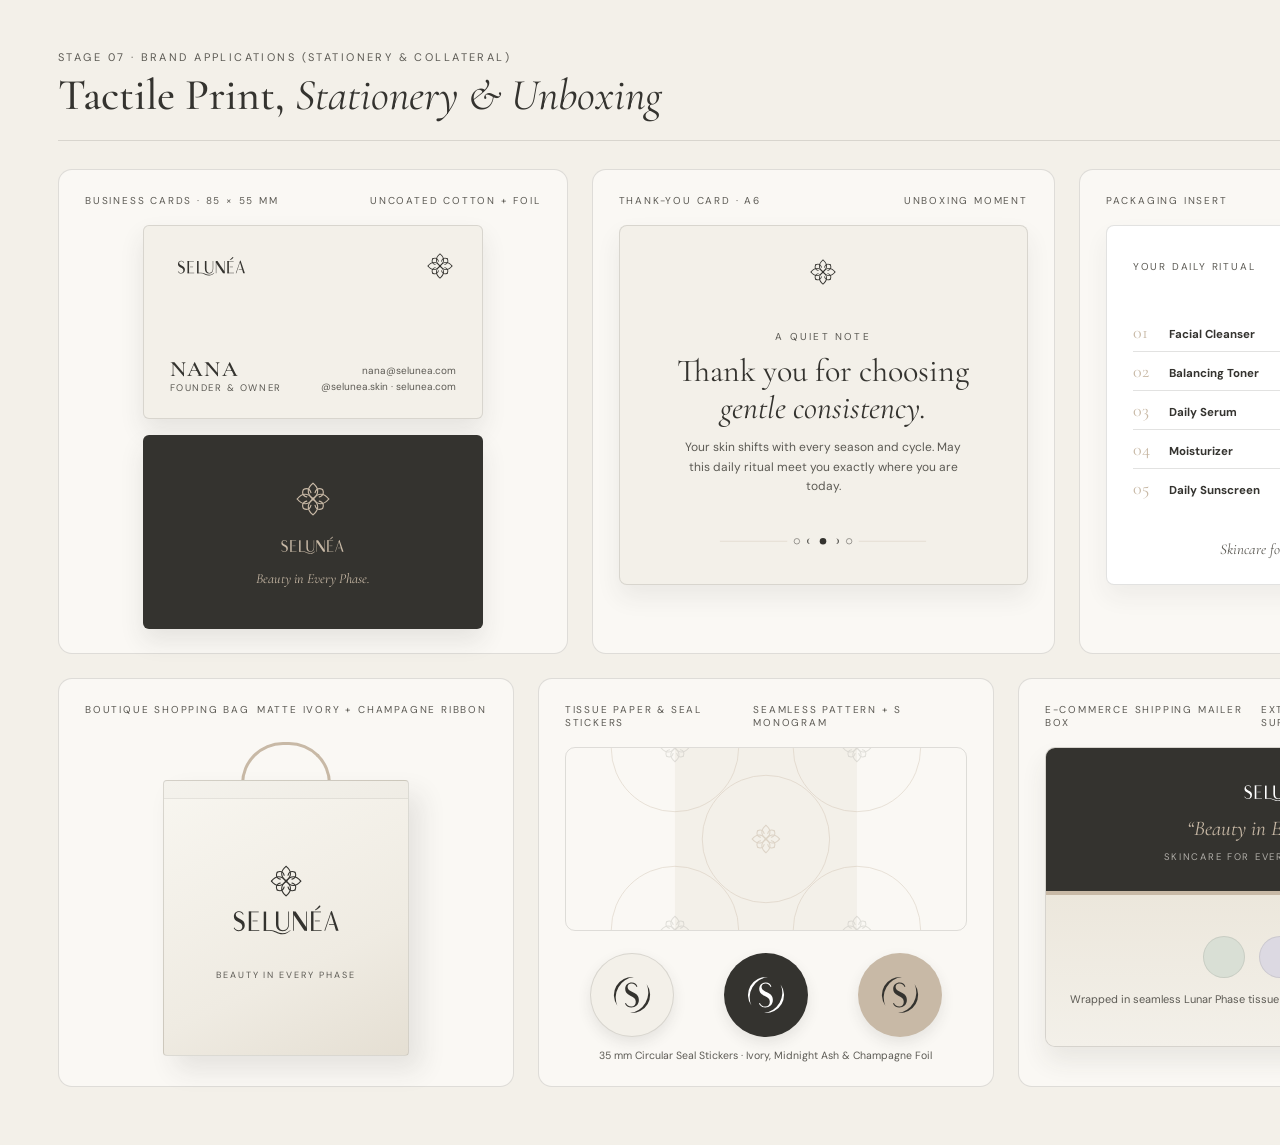
<file: 09-brand-applications/01-stationery-and-collateral.html>
<!DOCTYPE html>
<html lang="en">
<head>
<meta charset="UTF-8" />
<title>SELUNÉA — Stage 7 Stationery &amp; Brand Collateral</title>
<link rel="preconnect" href="https://fonts.googleapis.com" />
<link rel="preconnect" href="https://fonts.gstatic.com" crossorigin />
<link href="https://fonts.googleapis.com/css2?family=Cormorant+Garamond:ital,wght@0,400;0,500;0,600;1,400;1,500&family=DM+Sans:wght@400;500;600&display=swap" rel="stylesheet" />
<style>
/* SELUNÉA — Master Brand Identity Design Tokens (Lunar Elegance) */
:root {
  /* Primary Palette */
  --selunea-ivory: #F3F0E9;
  --selunea-ivory-tint: #FAF8F4;
  --selunea-ivory-deep: #E8E3D8;
  --selunea-ash: #34332F;
  --selunea-ash-soft: #5C5A54;
  --selunea-ash-deep: #242320;

  /* Secondary / Metallic Accents */
  --selunea-champagne: #C8B9A6;
  --selunea-silver: #B8B7B1;

  /* SKU Category Accents */
  --selunea-sage: #D9DFD5;       /* Facial Cleanser */
  --selunea-lavender: #DCD9E2;   /* Toner & Serum */
  --selunea-nude: #E4DAD0;       /* Moisturizer & Sunscreen */

  /* Neutrals & Hairlines */
  --selunea-white: #FFFFFF;
  --selunea-line: rgba(52, 51, 47, 0.14);
  --selunea-line-dark: rgba(200, 185, 166, 0.24);

  /* Typography */
  --font-display: 'Cormorant Garamond', Georgia, serif;
  --font-sans: 'DM Sans', -apple-system, BlinkMacSystemFont, sans-serif;

  /* Radii & Spacing */
  --radius-sm: 8px;
  --radius-md: 14px;
  --radius-lg: 20px;
}

* { box-sizing:border-box; margin:0; padding:0; }
body {
  background: var(--selunea-ivory); color: var(--selunea-ash);
  font-family: var(--font-sans); width: 1600px; padding: 50px 58px 58px;
  -webkit-font-smoothing: antialiased;
}
.header { display:flex; justify-content:space-between; align-items:flex-end; padding-bottom:22px; border-bottom:1px solid var(--selunea-line); margin-bottom:28px; }
.eyebrow { font-size:11px; letter-spacing:0.22em; text-transform:uppercase; color:var(--selunea-ash-soft); margin-bottom:8px; }
.h1 { font-family:var(--font-display); font-size:44px; font-weight:500; line-height:1.05; }
.h1 em { font-style:italic; font-weight:400; }
.grid-top { display:grid; grid-template-columns:1.1fr 1fr 1fr; gap:24px; margin-bottom:24px; }
.grid-bot { display:grid; grid-template-columns:1fr 1fr 1.15fr; gap:24px; }
.card { background:var(--selunea-ivory-tint); border:1px solid var(--selunea-line); border-radius:14px; padding:24px 26px; }
.label { font-size:10px; letter-spacing:0.18em; text-transform:uppercase; color:var(--selunea-ash-soft); margin-bottom:18px; display:flex; justify-content:space-between; }

/* Business Cards */
.bcard-stack { display:flex; flex-direction:column; gap:16px; align-items:center; }
.bcard {
  width: 340px; height: 194px; border-radius: 6px; padding: 24px 26px;
  box-shadow: 0 12px 24px rgba(52,51,47,0.10);
  display:flex; flex-direction:column; justify-content:space-between;
}
.bcard-front { background: var(--selunea-ivory); border:1px solid var(--selunea-line); }
.bcard-back { background: var(--selunea-ash); color: var(--selunea-ivory); align-items:center; justify-content:center; gap:12px; }

/* Thank You & Insert */
.ty-card {
  background: var(--selunea-ivory); border:1px solid var(--selunea-line); border-radius:8px;
  padding:30px 26px; text-align:center; box-shadow:0 12px 24px rgba(52,51,47,0.08);
  height: 360px; display:flex; flex-direction:column; justify-content:space-between; align-items:center;
}
.insert-card {
  background: #FFFFFF; border:1px solid var(--selunea-line); border-radius:8px;
  padding:26px; height:360px; display:flex; flex-direction:column; justify-content:space-between;
  box-shadow:0 12px 24px rgba(52,51,47,0.06);
}
.step-row { display:flex; gap:12px; align-items:baseline; padding:8px 0; border-bottom:1px solid var(--selunea-line); font-size:11.5px; }
.step-row:last-child { border-bottom:none; }
.step-num { font-family:var(--font-display); font-size:18px; color:var(--selunea-champagne); width:24px; }

/* Shopping Bag */
.bag-stage { display:flex; flex-direction:column; align-items:center; padding-top:8px; }
.bag-handles { width:90px; height:42px; border:3px solid #C8B9A6; border-bottom:none; border-radius:45px 45px 0 0; margin-bottom:-4px; }
.bag-body {
  width:246px; height:276px;
  background: linear-gradient(155deg, #F8F6F0 0%, #EFEBE2 65%, #E5DFD3 100%);
  border:1px solid rgba(52,51,47,0.14); border-radius:4px;
  box-shadow: 12px 14px 26px rgba(52,51,47,0.10);
  display:flex; flex-direction:column; align-items:center; justify-content:center; gap:18px;
  position:relative;
}
.bag-fold { position:absolute; top:0; left:0; right:0; height:18px; border-bottom:1px solid rgba(52,51,47,0.08); background:rgba(52,51,47,0.02); }

/* Tissue & Stickers */
.tissue-box {
  height:184px; border-radius:10px; overflow:hidden; border:1px solid var(--selunea-line);
  position:relative; margin-bottom:16px;
}
.sticker-row { display:flex; justify-content:space-around; align-items:center; padding-top:6px; }
.sticker {
  width:84px; height:84px; border-radius:50%; display:flex; align-items:center; justify-content:center;
  box-shadow:0 6px 14px rgba(52,51,47,0.10);
}

/* Shipping Mailer */
.mailer {
  background: var(--selunea-ivory); border:1px solid rgba(52,51,47,0.15); border-radius:10px;
  overflow:hidden; box-shadow:0 14px 26px rgba(52,51,47,0.09); height:300px; display:flex; flex-direction:column;
}
.mailer-lid {
  background: var(--selunea-ash); color: var(--selunea-ivory);
  padding: 28px 26px; text-align:center; display:flex; flex-direction:column; align-items:center; gap:10px;
}
.mailer-tray {
  flex:1; background: linear-gradient(180deg, #ECE7DC, #F3F0E9);
  display:flex; flex-direction:column; align-items:center; justify-content:center; gap:8px; padding:18px;
  border-top: 4px solid #C8B9A6;
}
</style>
</head>
<body>
  <header class="header">
    <div>
      <div class="eyebrow">Stage 07 · Brand Applications (Stationery &amp; Collateral)</div>
      <h1 class="h1">Tactile Print, <em>Stationery &amp; Unboxing</em></h1>
    </div>
    <div><svg style="height:36px;width:auto;" xmlns="http://www.w3.org/2000/svg" viewBox="0 0 755 256" width="755" height="256" role="img">
  <g id="wordmark" fill="#34332F">
    <path d="M 129.7 98.24 L 125.67 100.37 C 121.41 90.51 113.35 84.46 102.15 84.46 C 90.28 84.46 84 91.63 84 100.82 C 84 111.34 92.52 117.84 108.87 125.23 C 128.36 134.19 136.42 144.05 136.42 161.52 C 136.42 182.8 120.74 196.46 101.25 196.46 C 87.36 196.46 76.84 189.3 71.91 177.65 L 76.16 175.41 C 80.42 185.71 89.16 191.54 101.48 191.54 C 114.24 191.54 122.08 182.58 122.08 168.91 C 122.08 156.14 113.57 148.98 96.77 141.36 C 79.52 133.52 72.8 124.11 72.8 109.33 C 72.8 90.74 86.47 79.54 103.72 79.54 C 116.48 79.54 125.44 86.48 129.7 98.24 Z"/>
    <path d="M 159.94 82 L 174.28 82 L 174.28 194 L 159.94 194 Z"/>
    <path d="M 159.94 82 L 218.18 82 L 218.18 86.14 L 159.94 86.14 Z"/>
    <path d="M 159.94 189.86 L 221.54 189.86 L 221.54 194 L 159.94 194 Z"/>
    <path d="M 182.12 134.64 L 211.46 134.64 L 211.46 138.78 L 182.12 138.78 Z"/>
    <path d="M 247.3 82 L 261.64 82 L 261.64 194 L 247.3 194 Z"/>
    <path d="M 247.3 189.86 L 285.38 189.86 C 312.26 189.86 330.18 208.56 358.18 208.56 C 377.78 208.56 392.9 200.5 402.98 189.74 L 404.55 191.31 C 393.46 204.3 377.78 214.69 357.62 214.69 C 327.38 214.69 308.34 194 283.14 194 L 247.3 194 Z"/>
    <path d="M 318.98 82 L 333.32 82 L 333.32 153.68 C 333.32 177.2 342.84 190.86 359.86 190.86 C 379.68 190.86 390.88 177.76 390.88 153.68 L 390.88 82 L 395.14 82 L 395.14 153.68 C 395.14 182.8 381.7 196.46 358.18 196.46 C 332.98 196.46 318.98 183.36 318.98 153.68 Z"/>
    <path d="M 419.22 82 L 423.48 82 L 423.48 194 L 419.22 194 Z"/>
    <path d="M 495.6 82 L 499.86 82 L 499.86 194 L 495.6 194 Z"/>
    <path d="M 419.22 82 L 434 82 L 499.86 179.44 L 499.86 194 L 485.08 194 L 419.22 96.56 Z"/>
    <path d="M 523.94 82 L 538.28 82 L 538.28 194 L 523.94 194 Z"/>
    <path d="M 523.94 82 L 582.18 82 L 582.18 86.14 L 523.94 86.14 Z"/>
    <path d="M 523.94 189.86 L 585.54 189.86 L 585.54 194 L 523.94 194 Z"/>
    <path d="M 546.12 134.64 L 575.46 134.64 L 575.46 138.78 L 546.12 138.78 Z"/>
    <path d="M 547.46 71.36 C 555.3 64.98 563.7 57.58 570.98 48.4 C 573.67 45.04 578.6 46.38 578.82 50.86 C 579.04 55.79 566.05 67.22 549.92 73.71 C 547.68 74.61 545.89 72.82 547.46 71.36 Z"/>
    <path d="M 640.76 80.21 L 644.79 80.21 L 606.31 194 L 601.78 194 Z"/>
    <path d="M 640.76 80.21 L 646.13 80.21 L 684.66 194 L 669.4 194 L 639.19 93.65 Z"/>
    <path d="M 628.9 155.36 L 662.25 155.36 L 662.25 159.62 L 628.9 159.62 Z"/>
  </g>
</svg></div>
  </header>

  <section class="grid-top">
    <div class="card">
      <div class="label"><span>Business Cards · 85 × 55 mm</span><span>Uncoated Cotton + Foil</span></div>
      <div class="bcard-stack">
        <div class="bcard bcard-front">
          <div style="display:flex;justify-content:space-between;align-items:center;"><svg style="height:28px;width:auto;" xmlns="http://www.w3.org/2000/svg" viewBox="0 0 755 256" width="755" height="256" role="img">
  <g id="wordmark" fill="#34332F">
    <path d="M 129.7 98.24 L 125.67 100.37 C 121.41 90.51 113.35 84.46 102.15 84.46 C 90.28 84.46 84 91.63 84 100.82 C 84 111.34 92.52 117.84 108.87 125.23 C 128.36 134.19 136.42 144.05 136.42 161.52 C 136.42 182.8 120.74 196.46 101.25 196.46 C 87.36 196.46 76.84 189.3 71.91 177.65 L 76.16 175.41 C 80.42 185.71 89.16 191.54 101.48 191.54 C 114.24 191.54 122.08 182.58 122.08 168.91 C 122.08 156.14 113.57 148.98 96.77 141.36 C 79.52 133.52 72.8 124.11 72.8 109.33 C 72.8 90.74 86.47 79.54 103.72 79.54 C 116.48 79.54 125.44 86.48 129.7 98.24 Z"/>
    <path d="M 159.94 82 L 174.28 82 L 174.28 194 L 159.94 194 Z"/>
    <path d="M 159.94 82 L 218.18 82 L 218.18 86.14 L 159.94 86.14 Z"/>
    <path d="M 159.94 189.86 L 221.54 189.86 L 221.54 194 L 159.94 194 Z"/>
    <path d="M 182.12 134.64 L 211.46 134.64 L 211.46 138.78 L 182.12 138.78 Z"/>
    <path d="M 247.3 82 L 261.64 82 L 261.64 194 L 247.3 194 Z"/>
    <path d="M 247.3 189.86 L 285.38 189.86 C 312.26 189.86 330.18 208.56 358.18 208.56 C 377.78 208.56 392.9 200.5 402.98 189.74 L 404.55 191.31 C 393.46 204.3 377.78 214.69 357.62 214.69 C 327.38 214.69 308.34 194 283.14 194 L 247.3 194 Z"/>
    <path d="M 318.98 82 L 333.32 82 L 333.32 153.68 C 333.32 177.2 342.84 190.86 359.86 190.86 C 379.68 190.86 390.88 177.76 390.88 153.68 L 390.88 82 L 395.14 82 L 395.14 153.68 C 395.14 182.8 381.7 196.46 358.18 196.46 C 332.98 196.46 318.98 183.36 318.98 153.68 Z"/>
    <path d="M 419.22 82 L 423.48 82 L 423.48 194 L 419.22 194 Z"/>
    <path d="M 495.6 82 L 499.86 82 L 499.86 194 L 495.6 194 Z"/>
    <path d="M 419.22 82 L 434 82 L 499.86 179.44 L 499.86 194 L 485.08 194 L 419.22 96.56 Z"/>
    <path d="M 523.94 82 L 538.28 82 L 538.28 194 L 523.94 194 Z"/>
    <path d="M 523.94 82 L 582.18 82 L 582.18 86.14 L 523.94 86.14 Z"/>
    <path d="M 523.94 189.86 L 585.54 189.86 L 585.54 194 L 523.94 194 Z"/>
    <path d="M 546.12 134.64 L 575.46 134.64 L 575.46 138.78 L 546.12 138.78 Z"/>
    <path d="M 547.46 71.36 C 555.3 64.98 563.7 57.58 570.98 48.4 C 573.67 45.04 578.6 46.38 578.82 50.86 C 579.04 55.79 566.05 67.22 549.92 73.71 C 547.68 74.61 545.89 72.82 547.46 71.36 Z"/>
    <path d="M 640.76 80.21 L 644.79 80.21 L 606.31 194 L 601.78 194 Z"/>
    <path d="M 640.76 80.21 L 646.13 80.21 L 684.66 194 L 669.4 194 L 639.19 93.65 Z"/>
    <path d="M 628.9 155.36 L 662.25 155.36 L 662.25 159.62 L 628.9 159.62 Z"/>
  </g>
</svg><svg style="width:32px;height:32px;" xmlns="http://www.w3.org/2000/svg" viewBox="0 0 256 256" width="256" height="256" role="img">
  <g id="symbol" fill="#34332F">
    <path d="M 130.85 130.2 C 163.27 88.25 198.09 99.45 221.12 130.16 A 3.6 3.6 0 0 0 226.88 125.84 C 201.91 92.55 160.73 79.75 125.15 125.8 A 3.6 3.6 0 0 0 130.85 130.2 Z"/>
    <path d="M 221.12 125.84 C 198.09 156.55 163.27 167.75 130.85 125.8 A 3.6 3.6 0 0 0 125.15 130.2 C 160.73 176.25 201.91 163.45 226.88 130.16 A 3.6 3.6 0 0 0 221.12 125.84 Z"/>
    <path d="M 125.8 130.85 C 167.75 163.27 156.55 198.09 125.84 221.12 A 3.6 3.6 0 0 0 130.16 226.88 C 163.45 201.91 176.25 160.73 130.2 125.15 A 3.6 3.6 0 0 0 125.8 130.85 Z"/>
    <path d="M 130.16 221.12 C 99.45 198.09 88.25 163.27 130.2 130.85 A 3.6 3.6 0 0 0 125.8 125.15 C 79.75 160.73 92.55 201.91 125.84 226.88 A 3.6 3.6 0 0 0 130.16 221.12 Z"/>
    <path d="M 125.15 125.8 C 92.73 167.75 57.91 156.55 34.88 125.84 A 3.6 3.6 0 0 0 29.12 130.16 C 54.09 163.45 95.27 176.25 130.85 130.2 A 3.6 3.6 0 0 0 125.15 125.8 Z"/>
    <path d="M 34.88 130.16 C 57.91 99.45 92.73 88.25 125.15 130.2 A 3.6 3.6 0 0 0 130.85 125.8 C 95.27 79.75 54.09 92.55 29.12 125.84 A 3.6 3.6 0 0 0 34.88 130.16 Z"/>
    <path d="M 130.2 125.15 C 88.25 92.73 99.45 57.91 130.16 34.88 A 3.6 3.6 0 0 0 125.84 29.12 C 92.55 54.09 79.75 95.27 125.8 130.85 A 3.6 3.6 0 0 0 130.2 125.15 Z"/>
    <path d="M 125.84 34.88 C 156.55 57.91 167.75 92.73 125.8 125.15 A 3.6 3.6 0 0 0 130.2 130.85 C 176.25 95.27 163.45 54.09 130.16 29.12 A 3.6 3.6 0 0 0 125.84 34.88 Z"/>
    <path d="M 165.4 144.24 C 188.24 149.32 191.91 167.38 182.81 184.28 A 3.6 3.6 0 0 0 189.15 187.69 C 199.85 167.82 195.04 143.45 166.96 137.21 A 3.6 3.6 0 0 0 165.4 144.24 Z"/>
    <path d="M 184.28 182.81 C 167.38 191.91 149.32 188.24 144.24 165.4 A 3.6 3.6 0 0 0 137.21 166.96 C 143.45 195.04 167.82 199.85 187.69 189.15 A 3.6 3.6 0 0 0 184.28 182.81 Z"/>
    <path d="M 111.76 165.4 C 106.68 188.24 88.62 191.91 71.72 182.81 A 3.6 3.6 0 0 0 68.31 189.15 C 88.18 199.85 112.55 195.04 118.79 166.96 A 3.6 3.6 0 0 0 111.76 165.4 Z"/>
    <path d="M 73.19 184.28 C 64.09 167.38 67.76 149.32 90.6 144.24 A 3.6 3.6 0 0 0 89.04 137.21 C 60.96 143.45 56.15 167.82 66.85 187.69 A 3.6 3.6 0 0 0 73.19 184.28 Z"/>
    <path d="M 90.6 111.76 C 67.76 106.68 64.09 88.62 73.19 71.72 A 3.6 3.6 0 0 0 66.85 68.31 C 56.15 88.18 60.96 112.55 89.04 118.79 A 3.6 3.6 0 0 0 90.6 111.76 Z"/>
    <path d="M 71.72 73.19 C 88.62 64.09 106.68 67.76 111.76 90.6 A 3.6 3.6 0 0 0 118.79 89.04 C 112.55 60.96 88.18 56.15 68.31 66.85 A 3.6 3.6 0 0 0 71.72 73.19 Z"/>
    <path d="M 144.24 90.6 C 149.32 67.76 167.38 64.09 184.28 73.19 A 3.6 3.6 0 0 0 187.69 66.85 C 167.82 56.15 143.45 60.96 137.21 89.04 A 3.6 3.6 0 0 0 144.24 90.6 Z"/>
    <path d="M 182.81 71.72 C 191.91 88.62 188.24 106.68 165.4 111.76 A 3.6 3.6 0 0 0 166.96 118.79 C 195.04 112.55 199.85 88.18 189.15 68.31 A 3.6 3.6 0 0 0 182.81 71.72 Z"/>
    <path d="M 128 119 A 9 9 0 1 1 128 137 A 9 9 0 1 1 128 119 Z"/>
  </g>
</svg></div>
          <div style="display:flex;justify-content:space-between;align-items:flex-end;">
            <div>
              <div style="font-family:var(--font-display);font-size:22px;font-weight:600;letter-spacing:0.06em;">NANA</div>
              <div style="font-size:9.5px;letter-spacing:0.16em;text-transform:uppercase;color:var(--selunea-ash-soft);">Founder &amp; Owner</div>
            </div>
            <div style="text-align:right;font-size:10px;color:var(--selunea-ash-soft);line-height:1.55;">
              nana@selunea.com<br/>@selunea.skin · selunea.com
            </div>
          </div>
        </div>
        <div class="bcard bcard-back">
          <svg style="width:42px;height:42px;" xmlns="http://www.w3.org/2000/svg" viewBox="0 0 256 256" width="256" height="256" role="img">
  <g id="symbol" fill="#C8B9A6">
    <path d="M 130.85 130.2 C 163.27 88.25 198.09 99.45 221.12 130.16 A 3.6 3.6 0 0 0 226.88 125.84 C 201.91 92.55 160.73 79.75 125.15 125.8 A 3.6 3.6 0 0 0 130.85 130.2 Z"/>
    <path d="M 221.12 125.84 C 198.09 156.55 163.27 167.75 130.85 125.8 A 3.6 3.6 0 0 0 125.15 130.2 C 160.73 176.25 201.91 163.45 226.88 130.16 A 3.6 3.6 0 0 0 221.12 125.84 Z"/>
    <path d="M 125.8 130.85 C 167.75 163.27 156.55 198.09 125.84 221.12 A 3.6 3.6 0 0 0 130.16 226.88 C 163.45 201.91 176.25 160.73 130.2 125.15 A 3.6 3.6 0 0 0 125.8 130.85 Z"/>
    <path d="M 130.16 221.12 C 99.45 198.09 88.25 163.27 130.2 130.85 A 3.6 3.6 0 0 0 125.8 125.15 C 79.75 160.73 92.55 201.91 125.84 226.88 A 3.6 3.6 0 0 0 130.16 221.12 Z"/>
    <path d="M 125.15 125.8 C 92.73 167.75 57.91 156.55 34.88 125.84 A 3.6 3.6 0 0 0 29.12 130.16 C 54.09 163.45 95.27 176.25 130.85 130.2 A 3.6 3.6 0 0 0 125.15 125.8 Z"/>
    <path d="M 34.88 130.16 C 57.91 99.45 92.73 88.25 125.15 130.2 A 3.6 3.6 0 0 0 130.85 125.8 C 95.27 79.75 54.09 92.55 29.12 125.84 A 3.6 3.6 0 0 0 34.88 130.16 Z"/>
    <path d="M 130.2 125.15 C 88.25 92.73 99.45 57.91 130.16 34.88 A 3.6 3.6 0 0 0 125.84 29.12 C 92.55 54.09 79.75 95.27 125.8 130.85 A 3.6 3.6 0 0 0 130.2 125.15 Z"/>
    <path d="M 125.84 34.88 C 156.55 57.91 167.75 92.73 125.8 125.15 A 3.6 3.6 0 0 0 130.2 130.85 C 176.25 95.27 163.45 54.09 130.16 29.12 A 3.6 3.6 0 0 0 125.84 34.88 Z"/>
    <path d="M 165.4 144.24 C 188.24 149.32 191.91 167.38 182.81 184.28 A 3.6 3.6 0 0 0 189.15 187.69 C 199.85 167.82 195.04 143.45 166.96 137.21 A 3.6 3.6 0 0 0 165.4 144.24 Z"/>
    <path d="M 184.28 182.81 C 167.38 191.91 149.32 188.24 144.24 165.4 A 3.6 3.6 0 0 0 137.21 166.96 C 143.45 195.04 167.82 199.85 187.69 189.15 A 3.6 3.6 0 0 0 184.28 182.81 Z"/>
    <path d="M 111.76 165.4 C 106.68 188.24 88.62 191.91 71.72 182.81 A 3.6 3.6 0 0 0 68.31 189.15 C 88.18 199.85 112.55 195.04 118.79 166.96 A 3.6 3.6 0 0 0 111.76 165.4 Z"/>
    <path d="M 73.19 184.28 C 64.09 167.38 67.76 149.32 90.6 144.24 A 3.6 3.6 0 0 0 89.04 137.21 C 60.96 143.45 56.15 167.82 66.85 187.69 A 3.6 3.6 0 0 0 73.19 184.28 Z"/>
    <path d="M 90.6 111.76 C 67.76 106.68 64.09 88.62 73.19 71.72 A 3.6 3.6 0 0 0 66.85 68.31 C 56.15 88.18 60.96 112.55 89.04 118.79 A 3.6 3.6 0 0 0 90.6 111.76 Z"/>
    <path d="M 71.72 73.19 C 88.62 64.09 106.68 67.76 111.76 90.6 A 3.6 3.6 0 0 0 118.79 89.04 C 112.55 60.96 88.18 56.15 68.31 66.85 A 3.6 3.6 0 0 0 71.72 73.19 Z"/>
    <path d="M 144.24 90.6 C 149.32 67.76 167.38 64.09 184.28 73.19 A 3.6 3.6 0 0 0 187.69 66.85 C 167.82 56.15 143.45 60.96 137.21 89.04 A 3.6 3.6 0 0 0 144.24 90.6 Z"/>
    <path d="M 182.81 71.72 C 191.91 88.62 188.24 106.68 165.4 111.76 A 3.6 3.6 0 0 0 166.96 118.79 C 195.04 112.55 199.85 88.18 189.15 68.31 A 3.6 3.6 0 0 0 182.81 71.72 Z"/>
    <path d="M 128 119 A 9 9 0 1 1 128 137 A 9 9 0 1 1 128 119 Z"/>
  </g>
</svg>
          <svg style="height:26px;width:auto;" xmlns="http://www.w3.org/2000/svg" viewBox="0 0 755 256" width="755" height="256" role="img">
  <g id="wordmark" fill="#C8B9A6">
    <path d="M 129.7 98.24 L 125.67 100.37 C 121.41 90.51 113.35 84.46 102.15 84.46 C 90.28 84.46 84 91.63 84 100.82 C 84 111.34 92.52 117.84 108.87 125.23 C 128.36 134.19 136.42 144.05 136.42 161.52 C 136.42 182.8 120.74 196.46 101.25 196.46 C 87.36 196.46 76.84 189.3 71.91 177.65 L 76.16 175.41 C 80.42 185.71 89.16 191.54 101.48 191.54 C 114.24 191.54 122.08 182.58 122.08 168.91 C 122.08 156.14 113.57 148.98 96.77 141.36 C 79.52 133.52 72.8 124.11 72.8 109.33 C 72.8 90.74 86.47 79.54 103.72 79.54 C 116.48 79.54 125.44 86.48 129.7 98.24 Z"/>
    <path d="M 159.94 82 L 174.28 82 L 174.28 194 L 159.94 194 Z"/>
    <path d="M 159.94 82 L 218.18 82 L 218.18 86.14 L 159.94 86.14 Z"/>
    <path d="M 159.94 189.86 L 221.54 189.86 L 221.54 194 L 159.94 194 Z"/>
    <path d="M 182.12 134.64 L 211.46 134.64 L 211.46 138.78 L 182.12 138.78 Z"/>
    <path d="M 247.3 82 L 261.64 82 L 261.64 194 L 247.3 194 Z"/>
    <path d="M 247.3 189.86 L 285.38 189.86 C 312.26 189.86 330.18 208.56 358.18 208.56 C 377.78 208.56 392.9 200.5 402.98 189.74 L 404.55 191.31 C 393.46 204.3 377.78 214.69 357.62 214.69 C 327.38 214.69 308.34 194 283.14 194 L 247.3 194 Z"/>
    <path d="M 318.98 82 L 333.32 82 L 333.32 153.68 C 333.32 177.2 342.84 190.86 359.86 190.86 C 379.68 190.86 390.88 177.76 390.88 153.68 L 390.88 82 L 395.14 82 L 395.14 153.68 C 395.14 182.8 381.7 196.46 358.18 196.46 C 332.98 196.46 318.98 183.36 318.98 153.68 Z"/>
    <path d="M 419.22 82 L 423.48 82 L 423.48 194 L 419.22 194 Z"/>
    <path d="M 495.6 82 L 499.86 82 L 499.86 194 L 495.6 194 Z"/>
    <path d="M 419.22 82 L 434 82 L 499.86 179.44 L 499.86 194 L 485.08 194 L 419.22 96.56 Z"/>
    <path d="M 523.94 82 L 538.28 82 L 538.28 194 L 523.94 194 Z"/>
    <path d="M 523.94 82 L 582.18 82 L 582.18 86.14 L 523.94 86.14 Z"/>
    <path d="M 523.94 189.86 L 585.54 189.86 L 585.54 194 L 523.94 194 Z"/>
    <path d="M 546.12 134.64 L 575.46 134.64 L 575.46 138.78 L 546.12 138.78 Z"/>
    <path d="M 547.46 71.36 C 555.3 64.98 563.7 57.58 570.98 48.4 C 573.67 45.04 578.6 46.38 578.82 50.86 C 579.04 55.79 566.05 67.22 549.92 73.71 C 547.68 74.61 545.89 72.82 547.46 71.36 Z"/>
    <path d="M 640.76 80.21 L 644.79 80.21 L 606.31 194 L 601.78 194 Z"/>
    <path d="M 640.76 80.21 L 646.13 80.21 L 684.66 194 L 669.4 194 L 639.19 93.65 Z"/>
    <path d="M 628.9 155.36 L 662.25 155.36 L 662.25 159.62 L 628.9 159.62 Z"/>
  </g>
</svg>
          <div style="font-family:var(--font-display);font-style:italic;font-size:14px;color:#C8B9A6;">Beauty in Every Phase.</div>
        </div>
      </div>
    </div>

    <div class="card">
      <div class="label"><span>Thank-You Card · A6</span><span>Unboxing Moment</span></div>
      <div class="ty-card">
        <div><svg style="width:32px;height:32px;" xmlns="http://www.w3.org/2000/svg" viewBox="0 0 256 256" width="256" height="256" role="img">
  <g id="symbol" fill="#34332F">
    <path d="M 130.85 130.2 C 163.27 88.25 198.09 99.45 221.12 130.16 A 3.6 3.6 0 0 0 226.88 125.84 C 201.91 92.55 160.73 79.75 125.15 125.8 A 3.6 3.6 0 0 0 130.85 130.2 Z"/>
    <path d="M 221.12 125.84 C 198.09 156.55 163.27 167.75 130.85 125.8 A 3.6 3.6 0 0 0 125.15 130.2 C 160.73 176.25 201.91 163.45 226.88 130.16 A 3.6 3.6 0 0 0 221.12 125.84 Z"/>
    <path d="M 125.8 130.85 C 167.75 163.27 156.55 198.09 125.84 221.12 A 3.6 3.6 0 0 0 130.16 226.88 C 163.45 201.91 176.25 160.73 130.2 125.15 A 3.6 3.6 0 0 0 125.8 130.85 Z"/>
    <path d="M 130.16 221.12 C 99.45 198.09 88.25 163.27 130.2 130.85 A 3.6 3.6 0 0 0 125.8 125.15 C 79.75 160.73 92.55 201.91 125.84 226.88 A 3.6 3.6 0 0 0 130.16 221.12 Z"/>
    <path d="M 125.15 125.8 C 92.73 167.75 57.91 156.55 34.88 125.84 A 3.6 3.6 0 0 0 29.12 130.16 C 54.09 163.45 95.27 176.25 130.85 130.2 A 3.6 3.6 0 0 0 125.15 125.8 Z"/>
    <path d="M 34.88 130.16 C 57.91 99.45 92.73 88.25 125.15 130.2 A 3.6 3.6 0 0 0 130.85 125.8 C 95.27 79.75 54.09 92.55 29.12 125.84 A 3.6 3.6 0 0 0 34.88 130.16 Z"/>
    <path d="M 130.2 125.15 C 88.25 92.73 99.45 57.91 130.16 34.88 A 3.6 3.6 0 0 0 125.84 29.12 C 92.55 54.09 79.75 95.27 125.8 130.85 A 3.6 3.6 0 0 0 130.2 125.15 Z"/>
    <path d="M 125.84 34.88 C 156.55 57.91 167.75 92.73 125.8 125.15 A 3.6 3.6 0 0 0 130.2 130.85 C 176.25 95.27 163.45 54.09 130.16 29.12 A 3.6 3.6 0 0 0 125.84 34.88 Z"/>
    <path d="M 165.4 144.24 C 188.24 149.32 191.91 167.38 182.81 184.28 A 3.6 3.6 0 0 0 189.15 187.69 C 199.85 167.82 195.04 143.45 166.96 137.21 A 3.6 3.6 0 0 0 165.4 144.24 Z"/>
    <path d="M 184.28 182.81 C 167.38 191.91 149.32 188.24 144.24 165.4 A 3.6 3.6 0 0 0 137.21 166.96 C 143.45 195.04 167.82 199.85 187.69 189.15 A 3.6 3.6 0 0 0 184.28 182.81 Z"/>
    <path d="M 111.76 165.4 C 106.68 188.24 88.62 191.91 71.72 182.81 A 3.6 3.6 0 0 0 68.31 189.15 C 88.18 199.85 112.55 195.04 118.79 166.96 A 3.6 3.6 0 0 0 111.76 165.4 Z"/>
    <path d="M 73.19 184.28 C 64.09 167.38 67.76 149.32 90.6 144.24 A 3.6 3.6 0 0 0 89.04 137.21 C 60.96 143.45 56.15 167.82 66.85 187.69 A 3.6 3.6 0 0 0 73.19 184.28 Z"/>
    <path d="M 90.6 111.76 C 67.76 106.68 64.09 88.62 73.19 71.72 A 3.6 3.6 0 0 0 66.85 68.31 C 56.15 88.18 60.96 112.55 89.04 118.79 A 3.6 3.6 0 0 0 90.6 111.76 Z"/>
    <path d="M 71.72 73.19 C 88.62 64.09 106.68 67.76 111.76 90.6 A 3.6 3.6 0 0 0 118.79 89.04 C 112.55 60.96 88.18 56.15 68.31 66.85 A 3.6 3.6 0 0 0 71.72 73.19 Z"/>
    <path d="M 144.24 90.6 C 149.32 67.76 167.38 64.09 184.28 73.19 A 3.6 3.6 0 0 0 187.69 66.85 C 167.82 56.15 143.45 60.96 137.21 89.04 A 3.6 3.6 0 0 0 144.24 90.6 Z"/>
    <path d="M 182.81 71.72 C 191.91 88.62 188.24 106.68 165.4 111.76 A 3.6 3.6 0 0 0 166.96 118.79 C 195.04 112.55 199.85 88.18 189.15 68.31 A 3.6 3.6 0 0 0 182.81 71.72 Z"/>
    <path d="M 128 119 A 9 9 0 1 1 128 137 A 9 9 0 1 1 128 119 Z"/>
  </g>
</svg></div>
        <div>
          <div style="font-size:10px;letter-spacing:0.22em;text-transform:uppercase;color:var(--selunea-ash-soft);margin-bottom:10px;">A Quiet Note</div>
          <div style="font-family:var(--font-display);font-size:32px;line-height:1.15;margin-bottom:12px;">Thank you for choosing<br/><em>gentle consistency.</em></div>
          <p style="font-size:12px;color:var(--selunea-ash-soft);line-height:1.6;max-width:280px;margin:0 auto;">
            Your skin shifts with every season and cycle. May this daily ritual meet you exactly where you are today.
          </p>
        </div>
        <div><svg style="width:220px;height:auto;" xmlns="http://www.w3.org/2000/svg" viewBox="0 0 640 48" width="640" height="48" role="img">
  <line x1="20" y1="24" x2="216" y2="24" stroke="#C8B9A6" stroke-width="1"/>
  <line x1="424" y1="24" x2="620" y2="24" stroke="#C8B9A6" stroke-width="1"/>
  <!-- Phase 1: New Ring -->
  <circle cx="244" cy="24" r="8" fill="none" stroke="#34332F" stroke-width="1.3"/>
  <!-- Phase 2: Waxing Crescent -->
  <path fill="#34332F" d="M 282 16 A 8 8 0 1 0 282 32 A 5.2 8 0 0 1 282 16 Z"/>
  <!-- Phase 3: Full Luminosity (Center) -->
  <circle cx="320" cy="24" r="9.5" fill="#34332F"/>
  <!-- Phase 4: Waning Crescent -->
  <path fill="#34332F" d="M 358 16 A 8 8 0 1 1 358 32 A 5.2 8 0 0 0 358 16 Z"/>
  <!-- Phase 5: Rest Ring -->
  <circle cx="396" cy="24" r="8" fill="none" stroke="#34332F" stroke-width="1.3"/>
</svg></div>
      </div>
    </div>

    <div class="card">
      <div class="label"><span>Packaging Insert</span><span>5-Phase Ritual Card</span></div>
      <div class="insert-card">
        <div style="display:flex;justify-content:space-between;align-items:center;">
          <span style="font-size:10px;letter-spacing:0.18em;text-transform:uppercase;color:var(--selunea-ash-soft);">Your Daily Ritual</span>
          <svg style="height:28px;width:auto;" xmlns="http://www.w3.org/2000/svg" viewBox="0 0 755 256" width="755" height="256" role="img">
  <g id="wordmark" fill="#34332F">
    <path d="M 129.7 98.24 L 125.67 100.37 C 121.41 90.51 113.35 84.46 102.15 84.46 C 90.28 84.46 84 91.63 84 100.82 C 84 111.34 92.52 117.84 108.87 125.23 C 128.36 134.19 136.42 144.05 136.42 161.52 C 136.42 182.8 120.74 196.46 101.25 196.46 C 87.36 196.46 76.84 189.3 71.91 177.65 L 76.16 175.41 C 80.42 185.71 89.16 191.54 101.48 191.54 C 114.24 191.54 122.08 182.58 122.08 168.91 C 122.08 156.14 113.57 148.98 96.77 141.36 C 79.52 133.52 72.8 124.11 72.8 109.33 C 72.8 90.74 86.47 79.54 103.72 79.54 C 116.48 79.54 125.44 86.48 129.7 98.24 Z"/>
    <path d="M 159.94 82 L 174.28 82 L 174.28 194 L 159.94 194 Z"/>
    <path d="M 159.94 82 L 218.18 82 L 218.18 86.14 L 159.94 86.14 Z"/>
    <path d="M 159.94 189.86 L 221.54 189.86 L 221.54 194 L 159.94 194 Z"/>
    <path d="M 182.12 134.64 L 211.46 134.64 L 211.46 138.78 L 182.12 138.78 Z"/>
    <path d="M 247.3 82 L 261.64 82 L 261.64 194 L 247.3 194 Z"/>
    <path d="M 247.3 189.86 L 285.38 189.86 C 312.26 189.86 330.18 208.56 358.18 208.56 C 377.78 208.56 392.9 200.5 402.98 189.74 L 404.55 191.31 C 393.46 204.3 377.78 214.69 357.62 214.69 C 327.38 214.69 308.34 194 283.14 194 L 247.3 194 Z"/>
    <path d="M 318.98 82 L 333.32 82 L 333.32 153.68 C 333.32 177.2 342.84 190.86 359.86 190.86 C 379.68 190.86 390.88 177.76 390.88 153.68 L 390.88 82 L 395.14 82 L 395.14 153.68 C 395.14 182.8 381.7 196.46 358.18 196.46 C 332.98 196.46 318.98 183.36 318.98 153.68 Z"/>
    <path d="M 419.22 82 L 423.48 82 L 423.48 194 L 419.22 194 Z"/>
    <path d="M 495.6 82 L 499.86 82 L 499.86 194 L 495.6 194 Z"/>
    <path d="M 419.22 82 L 434 82 L 499.86 179.44 L 499.86 194 L 485.08 194 L 419.22 96.56 Z"/>
    <path d="M 523.94 82 L 538.28 82 L 538.28 194 L 523.94 194 Z"/>
    <path d="M 523.94 82 L 582.18 82 L 582.18 86.14 L 523.94 86.14 Z"/>
    <path d="M 523.94 189.86 L 585.54 189.86 L 585.54 194 L 523.94 194 Z"/>
    <path d="M 546.12 134.64 L 575.46 134.64 L 575.46 138.78 L 546.12 138.78 Z"/>
    <path d="M 547.46 71.36 C 555.3 64.98 563.7 57.58 570.98 48.4 C 573.67 45.04 578.6 46.38 578.82 50.86 C 579.04 55.79 566.05 67.22 549.92 73.71 C 547.68 74.61 545.89 72.82 547.46 71.36 Z"/>
    <path d="M 640.76 80.21 L 644.79 80.21 L 606.31 194 L 601.78 194 Z"/>
    <path d="M 640.76 80.21 L 646.13 80.21 L 684.66 194 L 669.4 194 L 639.19 93.65 Z"/>
    <path d="M 628.9 155.36 L 662.25 155.36 L 662.25 159.62 L 628.9 159.62 Z"/>
  </g>
</svg>
        </div>
        <div>
          <div class="step-row"><span class="step-num">01</span><b>Facial Cleanser</b><span style="margin-left:auto;color:var(--selunea-ash-soft);">Purify</span></div>
          <div class="step-row"><span class="step-num">02</span><b>Balancing Toner</b><span style="margin-left:auto;color:var(--selunea-ash-soft);">Prepare</span></div>
          <div class="step-row"><span class="step-num">03</span><b>Daily Serum</b><span style="margin-left:auto;color:var(--selunea-ash-soft);">Treat</span></div>
          <div class="step-row"><span class="step-num">04</span><b>Moisturizer</b><span style="margin-left:auto;color:var(--selunea-ash-soft);">Nourish</span></div>
          <div class="step-row"><span class="step-num">05</span><b>Daily Sunscreen</b><span style="margin-left:auto;color:var(--selunea-ash-soft);">Shield</span></div>
        </div>
        <div style="font-family:var(--font-display);font-style:italic;font-size:15px;color:var(--selunea-ash-soft);text-align:center;">Skincare for every version of you.</div>
      </div>
    </div>
  </section>

  <section class="grid-bot">
    <div class="card">
      <div class="label"><span>Boutique Shopping Bag</span><span>Matte Ivory + Champagne Ribbon</span></div>
      <div class="bag-stage">
        <div class="bag-handles"></div>
        <div class="bag-body">
          <div class="bag-fold"></div>
          <svg style="width:146px;height:auto;" xmlns="http://www.w3.org/2000/svg" viewBox="0 0 640 420" width="640" height="420" role="img">
  <g id="symbol" fill="#34332F" transform="translate(234.67 28.67) scale(0.67)">
    <path d="M 130.85 130.2 C 163.27 88.25 198.09 99.45 221.12 130.16 A 3.6 3.6 0 0 0 226.88 125.84 C 201.91 92.55 160.73 79.75 125.15 125.8 A 3.6 3.6 0 0 0 130.85 130.2 Z"/>
    <path d="M 221.12 125.84 C 198.09 156.55 163.27 167.75 130.85 125.8 A 3.6 3.6 0 0 0 125.15 130.2 C 160.73 176.25 201.91 163.45 226.88 130.16 A 3.6 3.6 0 0 0 221.12 125.84 Z"/>
    <path d="M 125.8 130.85 C 167.75 163.27 156.55 198.09 125.84 221.12 A 3.6 3.6 0 0 0 130.16 226.88 C 163.45 201.91 176.25 160.73 130.2 125.15 A 3.6 3.6 0 0 0 125.8 130.85 Z"/>
    <path d="M 130.16 221.12 C 99.45 198.09 88.25 163.27 130.2 130.85 A 3.6 3.6 0 0 0 125.8 125.15 C 79.75 160.73 92.55 201.91 125.84 226.88 A 3.6 3.6 0 0 0 130.16 221.12 Z"/>
    <path d="M 125.15 125.8 C 92.73 167.75 57.91 156.55 34.88 125.84 A 3.6 3.6 0 0 0 29.12 130.16 C 54.09 163.45 95.27 176.25 130.85 130.2 A 3.6 3.6 0 0 0 125.15 125.8 Z"/>
    <path d="M 34.88 130.16 C 57.91 99.45 92.73 88.25 125.15 130.2 A 3.6 3.6 0 0 0 130.85 125.8 C 95.27 79.75 54.09 92.55 29.12 125.84 A 3.6 3.6 0 0 0 34.88 130.16 Z"/>
    <path d="M 130.2 125.15 C 88.25 92.73 99.45 57.91 130.16 34.88 A 3.6 3.6 0 0 0 125.84 29.12 C 92.55 54.09 79.75 95.27 125.8 130.85 A 3.6 3.6 0 0 0 130.2 125.15 Z"/>
    <path d="M 125.84 34.88 C 156.55 57.91 167.75 92.73 125.8 125.15 A 3.6 3.6 0 0 0 130.2 130.85 C 176.25 95.27 163.45 54.09 130.16 29.12 A 3.6 3.6 0 0 0 125.84 34.88 Z"/>
    <path d="M 165.4 144.24 C 188.24 149.32 191.91 167.38 182.81 184.28 A 3.6 3.6 0 0 0 189.15 187.69 C 199.85 167.82 195.04 143.45 166.96 137.21 A 3.6 3.6 0 0 0 165.4 144.24 Z"/>
    <path d="M 184.28 182.81 C 167.38 191.91 149.32 188.24 144.24 165.4 A 3.6 3.6 0 0 0 137.21 166.96 C 143.45 195.04 167.82 199.85 187.69 189.15 A 3.6 3.6 0 0 0 184.28 182.81 Z"/>
    <path d="M 111.76 165.4 C 106.68 188.24 88.62 191.91 71.72 182.81 A 3.6 3.6 0 0 0 68.31 189.15 C 88.18 199.85 112.55 195.04 118.79 166.96 A 3.6 3.6 0 0 0 111.76 165.4 Z"/>
    <path d="M 73.19 184.28 C 64.09 167.38 67.76 149.32 90.6 144.24 A 3.6 3.6 0 0 0 89.04 137.21 C 60.96 143.45 56.15 167.82 66.85 187.69 A 3.6 3.6 0 0 0 73.19 184.28 Z"/>
    <path d="M 90.6 111.76 C 67.76 106.68 64.09 88.62 73.19 71.72 A 3.6 3.6 0 0 0 66.85 68.31 C 56.15 88.18 60.96 112.55 89.04 118.79 A 3.6 3.6 0 0 0 90.6 111.76 Z"/>
    <path d="M 71.72 73.19 C 88.62 64.09 106.68 67.76 111.76 90.6 A 3.6 3.6 0 0 0 118.79 89.04 C 112.55 60.96 88.18 56.15 68.31 66.85 A 3.6 3.6 0 0 0 71.72 73.19 Z"/>
    <path d="M 144.24 90.6 C 149.32 67.76 167.38 64.09 184.28 73.19 A 3.6 3.6 0 0 0 187.69 66.85 C 167.82 56.15 143.45 60.96 137.21 89.04 A 3.6 3.6 0 0 0 144.24 90.6 Z"/>
    <path d="M 182.81 71.72 C 191.91 88.62 188.24 106.68 165.4 111.76 A 3.6 3.6 0 0 0 166.96 118.79 C 195.04 112.55 199.85 88.18 189.15 68.31 A 3.6 3.6 0 0 0 182.81 71.72 Z"/>
    <path d="M 128 119 A 9 9 0 1 1 128 137 A 9 9 0 1 1 128 119 Z"/>
  </g>
  <g id="wordmark" fill="#34332F">
    <path d="M 134.15 260.18 L 131.13 261.78 C 127.93 254.38 121.89 249.85 113.49 249.85 C 104.58 249.85 99.88 255.22 99.88 262.11 C 99.88 270.01 106.26 274.88 118.53 280.42 C 133.14 287.14 139.19 294.54 139.19 307.64 C 139.19 323.6 127.43 333.85 112.81 333.85 C 102.4 333.85 94.5 328.47 90.81 319.74 L 94 318.06 C 97.19 325.78 103.74 330.15 112.98 330.15 C 122.56 330.15 128.44 323.43 128.44 313.18 C 128.44 303.61 122.05 298.23 109.45 292.52 C 96.52 286.64 91.48 279.58 91.48 268.5 C 91.48 254.55 101.73 246.15 114.66 246.15 C 124.24 246.15 130.96 251.36 134.15 260.18 Z"/>
    <path d="M 156.83 248 L 167.41 248 L 167.41 332 L 156.83 332 Z"/>
    <path d="M 156.83 248 L 200.51 248 L 200.51 251.19 L 156.83 251.19 Z"/>
    <path d="M 156.83 328.81 L 203.03 328.81 L 203.03 332 L 156.83 332 Z"/>
    <path d="M 173.29 287.48 L 195.47 287.48 L 195.47 290.67 L 173.29 290.67 Z"/>
    <path d="M 222.35 248 L 232.93 248 L 232.93 332 L 222.35 332 Z"/>
    <path d="M 222.35 328.81 L 250.91 328.81 C 271.07 328.81 284.51 342.92 305.51 342.92 C 320.21 342.92 331.55 336.87 339.11 328.81 L 340.29 330.02 C 331.97 339.73 320.21 347.64 305.09 347.64 C 282.41 347.64 268.13 332 249.23 332 L 222.35 332 Z"/>
    <path d="M 276.11 248 L 286.69 248 L 286.69 301.76 C 286.69 319.4 293.83 329.56 306.77 329.56 C 321.55 329.56 329.95 319.82 329.95 301.76 L 329.95 248 L 333.23 248 L 333.23 301.76 C 333.23 323.6 323.15 333.85 305.51 333.85 C 286.61 333.85 276.11 324.02 276.11 301.76 Z"/>
    <path d="M 351.29 248 L 354.57 248 L 354.57 332 L 351.29 332 Z"/>
    <path d="M 408.49 248 L 411.77 248 L 411.77 332 L 408.49 332 Z"/>
    <path d="M 351.29 248 L 362.21 248 L 411.77 321.08 L 411.77 332 L 400.85 332 L 351.29 258.92 Z"/>
    <path d="M 429.83 248 L 440.41 248 L 440.41 332 L 429.83 332 Z"/>
    <path d="M 429.83 248 L 473.51 248 L 473.51 251.19 L 429.83 251.19 Z"/>
    <path d="M 429.83 328.81 L 476.03 328.81 L 476.03 332 L 429.83 332 Z"/>
    <path d="M 446.29 287.48 L 468.47 287.48 L 468.47 290.67 L 446.29 290.67 Z"/>
    <path d="M 447.47 240.02 C 453.35 235.23 459.65 229.69 465.11 222.8 C 467.13 220.28 470.82 221.29 470.99 224.65 C 471.16 228.34 461.41 236.91 449.32 241.78 C 447.64 242.46 446.29 241.11 447.47 240.02 Z"/>
    <path d="M 517.44 246.66 L 520.47 246.66 L 491.7 332 L 488.21 332 Z"/>
    <path d="M 517.44 246.66 L 521.47 246.66 L 550.37 332 L 539.11 332 L 516.27 256.74 Z"/>
    <path d="M 508.61 303.02 L 533.67 303.02 L 533.67 306.3 L 508.61 306.3 Z"/>
  </g>
</svg>
          <div style="font-size:9px;letter-spacing:0.22em;text-transform:uppercase;color:var(--selunea-ash-soft);">Beauty in Every Phase</div>
        </div>
      </div>
    </div>

    <div class="card">
      <div class="label"><span>Tissue Paper &amp; Seal Stickers</span><span>Seamless Pattern + S Monogram</span></div>
      <div class="tissue-box"><svg style="width:100%;height:100%;object-fit:cover;" xmlns="http://www.w3.org/2000/svg" viewBox="0 0 240 240" width="240" height="240" role="img">
  <rect width="240" height="240" fill="#F3F0E9"/>
  <g fill="none" stroke="#C8B9A6" stroke-width="0.9" opacity="0.55">
    <circle cx="0" cy="0" r="84"/>
    <circle cx="240" cy="0" r="84"/>
    <circle cx="0" cy="240" r="84"/>
    <circle cx="240" cy="240" r="84"/>
    <circle cx="120" cy="120" r="84"/>
  </g>
  <g transform="translate(96 96) scale(0.1875)" fill="#C8B9A6" opacity="0.52">
    <path d="M 130.85 130.2 C 163.27 88.25 198.09 99.45 221.12 130.16 A 3.6 3.6 0 0 0 226.88 125.84 C 201.91 92.55 160.73 79.75 125.15 125.8 A 3.6 3.6 0 0 0 130.85 130.2 Z"/>
    <path d="M 221.12 125.84 C 198.09 156.55 163.27 167.75 130.85 125.8 A 3.6 3.6 0 0 0 125.15 130.2 C 160.73 176.25 201.91 163.45 226.88 130.16 A 3.6 3.6 0 0 0 221.12 125.84 Z"/>
    <path d="M 125.8 130.85 C 167.75 163.27 156.55 198.09 125.84 221.12 A 3.6 3.6 0 0 0 130.16 226.88 C 163.45 201.91 176.25 160.73 130.2 125.15 A 3.6 3.6 0 0 0 125.8 130.85 Z"/>
    <path d="M 130.16 221.12 C 99.45 198.09 88.25 163.27 130.2 130.85 A 3.6 3.6 0 0 0 125.8 125.15 C 79.75 160.73 92.55 201.91 125.84 226.88 A 3.6 3.6 0 0 0 130.16 221.12 Z"/>
    <path d="M 125.15 125.8 C 92.73 167.75 57.91 156.55 34.88 125.84 A 3.6 3.6 0 0 0 29.12 130.16 C 54.09 163.45 95.27 176.25 130.85 130.2 A 3.6 3.6 0 0 0 125.15 125.8 Z"/>
    <path d="M 34.88 130.16 C 57.91 99.45 92.73 88.25 125.15 130.2 A 3.6 3.6 0 0 0 130.85 125.8 C 95.27 79.75 54.09 92.55 29.12 125.84 A 3.6 3.6 0 0 0 34.88 130.16 Z"/>
    <path d="M 130.2 125.15 C 88.25 92.73 99.45 57.91 130.16 34.88 A 3.6 3.6 0 0 0 125.84 29.12 C 92.55 54.09 79.75 95.27 125.8 130.85 A 3.6 3.6 0 0 0 130.2 125.15 Z"/>
    <path d="M 125.84 34.88 C 156.55 57.91 167.75 92.73 125.8 125.15 A 3.6 3.6 0 0 0 130.2 130.85 C 176.25 95.27 163.45 54.09 130.16 29.12 A 3.6 3.6 0 0 0 125.84 34.88 Z"/>
    <path d="M 165.4 144.24 C 188.24 149.32 191.91 167.38 182.81 184.28 A 3.6 3.6 0 0 0 189.15 187.69 C 199.85 167.82 195.04 143.45 166.96 137.21 A 3.6 3.6 0 0 0 165.4 144.24 Z"/>
    <path d="M 184.28 182.81 C 167.38 191.91 149.32 188.24 144.24 165.4 A 3.6 3.6 0 0 0 137.21 166.96 C 143.45 195.04 167.82 199.85 187.69 189.15 A 3.6 3.6 0 0 0 184.28 182.81 Z"/>
    <path d="M 111.76 165.4 C 106.68 188.24 88.62 191.91 71.72 182.81 A 3.6 3.6 0 0 0 68.31 189.15 C 88.18 199.85 112.55 195.04 118.79 166.96 A 3.6 3.6 0 0 0 111.76 165.4 Z"/>
    <path d="M 73.19 184.28 C 64.09 167.38 67.76 149.32 90.6 144.24 A 3.6 3.6 0 0 0 89.04 137.21 C 60.96 143.45 56.15 167.82 66.85 187.69 A 3.6 3.6 0 0 0 73.19 184.28 Z"/>
    <path d="M 90.6 111.76 C 67.76 106.68 64.09 88.62 73.19 71.72 A 3.6 3.6 0 0 0 66.85 68.31 C 56.15 88.18 60.96 112.55 89.04 118.79 A 3.6 3.6 0 0 0 90.6 111.76 Z"/>
    <path d="M 71.72 73.19 C 88.62 64.09 106.68 67.76 111.76 90.6 A 3.6 3.6 0 0 0 118.79 89.04 C 112.55 60.96 88.18 56.15 68.31 66.85 A 3.6 3.6 0 0 0 71.72 73.19 Z"/>
    <path d="M 144.24 90.6 C 149.32 67.76 167.38 64.09 184.28 73.19 A 3.6 3.6 0 0 0 187.69 66.85 C 167.82 56.15 143.45 60.96 137.21 89.04 A 3.6 3.6 0 0 0 144.24 90.6 Z"/>
    <path d="M 182.81 71.72 C 191.91 88.62 188.24 106.68 165.4 111.76 A 3.6 3.6 0 0 0 166.96 118.79 C 195.04 112.55 199.85 88.18 189.15 68.31 A 3.6 3.6 0 0 0 182.81 71.72 Z"/>
    <path d="M 128 119 A 9 9 0 1 1 128 137 A 9 9 0 1 1 128 119 Z"/>
  </g>
  <g transform="translate(-24 -24) scale(0.1875)" fill="#B8B7B1" opacity="0.40">
    <path d="M 130.85 130.2 C 163.27 88.25 198.09 99.45 221.12 130.16 A 3.6 3.6 0 0 0 226.88 125.84 C 201.91 92.55 160.73 79.75 125.15 125.8 A 3.6 3.6 0 0 0 130.85 130.2 Z"/>
    <path d="M 221.12 125.84 C 198.09 156.55 163.27 167.75 130.85 125.8 A 3.6 3.6 0 0 0 125.15 130.2 C 160.73 176.25 201.91 163.45 226.88 130.16 A 3.6 3.6 0 0 0 221.12 125.84 Z"/>
    <path d="M 125.8 130.85 C 167.75 163.27 156.55 198.09 125.84 221.12 A 3.6 3.6 0 0 0 130.16 226.88 C 163.45 201.91 176.25 160.73 130.2 125.15 A 3.6 3.6 0 0 0 125.8 130.85 Z"/>
    <path d="M 130.16 221.12 C 99.45 198.09 88.25 163.27 130.2 130.85 A 3.6 3.6 0 0 0 125.8 125.15 C 79.75 160.73 92.55 201.91 125.84 226.88 A 3.6 3.6 0 0 0 130.16 221.12 Z"/>
    <path d="M 125.15 125.8 C 92.73 167.75 57.91 156.55 34.88 125.84 A 3.6 3.6 0 0 0 29.12 130.16 C 54.09 163.45 95.27 176.25 130.85 130.2 A 3.6 3.6 0 0 0 125.15 125.8 Z"/>
    <path d="M 34.88 130.16 C 57.91 99.45 92.73 88.25 125.15 130.2 A 3.6 3.6 0 0 0 130.85 125.8 C 95.27 79.75 54.09 92.55 29.12 125.84 A 3.6 3.6 0 0 0 34.88 130.16 Z"/>
    <path d="M 130.2 125.15 C 88.25 92.73 99.45 57.91 130.16 34.88 A 3.6 3.6 0 0 0 125.84 29.12 C 92.55 54.09 79.75 95.27 125.8 130.85 A 3.6 3.6 0 0 0 130.2 125.15 Z"/>
    <path d="M 125.84 34.88 C 156.55 57.91 167.75 92.73 125.8 125.15 A 3.6 3.6 0 0 0 130.2 130.85 C 176.25 95.27 163.45 54.09 130.16 29.12 A 3.6 3.6 0 0 0 125.84 34.88 Z"/>
    <path d="M 165.4 144.24 C 188.24 149.32 191.91 167.38 182.81 184.28 A 3.6 3.6 0 0 0 189.15 187.69 C 199.85 167.82 195.04 143.45 166.96 137.21 A 3.6 3.6 0 0 0 165.4 144.24 Z"/>
    <path d="M 184.28 182.81 C 167.38 191.91 149.32 188.24 144.24 165.4 A 3.6 3.6 0 0 0 137.21 166.96 C 143.45 195.04 167.82 199.85 187.69 189.15 A 3.6 3.6 0 0 0 184.28 182.81 Z"/>
    <path d="M 111.76 165.4 C 106.68 188.24 88.62 191.91 71.72 182.81 A 3.6 3.6 0 0 0 68.31 189.15 C 88.18 199.85 112.55 195.04 118.79 166.96 A 3.6 3.6 0 0 0 111.76 165.4 Z"/>
    <path d="M 73.19 184.28 C 64.09 167.38 67.76 149.32 90.6 144.24 A 3.6 3.6 0 0 0 89.04 137.21 C 60.96 143.45 56.15 167.82 66.85 187.69 A 3.6 3.6 0 0 0 73.19 184.28 Z"/>
    <path d="M 90.6 111.76 C 67.76 106.68 64.09 88.62 73.19 71.72 A 3.6 3.6 0 0 0 66.85 68.31 C 56.15 88.18 60.96 112.55 89.04 118.79 A 3.6 3.6 0 0 0 90.6 111.76 Z"/>
    <path d="M 71.72 73.19 C 88.62 64.09 106.68 67.76 111.76 90.6 A 3.6 3.6 0 0 0 118.79 89.04 C 112.55 60.96 88.18 56.15 68.31 66.85 A 3.6 3.6 0 0 0 71.72 73.19 Z"/>
    <path d="M 144.24 90.6 C 149.32 67.76 167.38 64.09 184.28 73.19 A 3.6 3.6 0 0 0 187.69 66.85 C 167.82 56.15 143.45 60.96 137.21 89.04 A 3.6 3.6 0 0 0 144.24 90.6 Z"/>
    <path d="M 182.81 71.72 C 191.91 88.62 188.24 106.68 165.4 111.76 A 3.6 3.6 0 0 0 166.96 118.79 C 195.04 112.55 199.85 88.18 189.15 68.31 A 3.6 3.6 0 0 0 182.81 71.72 Z"/>
    <path d="M 128 119 A 9 9 0 1 1 128 137 A 9 9 0 1 1 128 119 Z"/>
  </g>
  <g transform="translate(216 -24) scale(0.1875)" fill="#B8B7B1" opacity="0.40">
    <path d="M 130.85 130.2 C 163.27 88.25 198.09 99.45 221.12 130.16 A 3.6 3.6 0 0 0 226.88 125.84 C 201.91 92.55 160.73 79.75 125.15 125.8 A 3.6 3.6 0 0 0 130.85 130.2 Z"/>
    <path d="M 221.12 125.84 C 198.09 156.55 163.27 167.75 130.85 125.8 A 3.6 3.6 0 0 0 125.15 130.2 C 160.73 176.25 201.91 163.45 226.88 130.16 A 3.6 3.6 0 0 0 221.12 125.84 Z"/>
    <path d="M 125.8 130.85 C 167.75 163.27 156.55 198.09 125.84 221.12 A 3.6 3.6 0 0 0 130.16 226.88 C 163.45 201.91 176.25 160.73 130.2 125.15 A 3.6 3.6 0 0 0 125.8 130.85 Z"/>
    <path d="M 130.16 221.12 C 99.45 198.09 88.25 163.27 130.2 130.85 A 3.6 3.6 0 0 0 125.8 125.15 C 79.75 160.73 92.55 201.91 125.84 226.88 A 3.6 3.6 0 0 0 130.16 221.12 Z"/>
    <path d="M 125.15 125.8 C 92.73 167.75 57.91 156.55 34.88 125.84 A 3.6 3.6 0 0 0 29.12 130.16 C 54.09 163.45 95.27 176.25 130.85 130.2 A 3.6 3.6 0 0 0 125.15 125.8 Z"/>
    <path d="M 34.88 130.16 C 57.91 99.45 92.73 88.25 125.15 130.2 A 3.6 3.6 0 0 0 130.85 125.8 C 95.27 79.75 54.09 92.55 29.12 125.84 A 3.6 3.6 0 0 0 34.88 130.16 Z"/>
    <path d="M 130.2 125.15 C 88.25 92.73 99.45 57.91 130.16 34.88 A 3.6 3.6 0 0 0 125.84 29.12 C 92.55 54.09 79.75 95.27 125.8 130.85 A 3.6 3.6 0 0 0 130.2 125.15 Z"/>
    <path d="M 125.84 34.88 C 156.55 57.91 167.75 92.73 125.8 125.15 A 3.6 3.6 0 0 0 130.2 130.85 C 176.25 95.27 163.45 54.09 130.16 29.12 A 3.6 3.6 0 0 0 125.84 34.88 Z"/>
    <path d="M 165.4 144.24 C 188.24 149.32 191.91 167.38 182.81 184.28 A 3.6 3.6 0 0 0 189.15 187.69 C 199.85 167.82 195.04 143.45 166.96 137.21 A 3.6 3.6 0 0 0 165.4 144.24 Z"/>
    <path d="M 184.28 182.81 C 167.38 191.91 149.32 188.24 144.24 165.4 A 3.6 3.6 0 0 0 137.21 166.96 C 143.45 195.04 167.82 199.85 187.69 189.15 A 3.6 3.6 0 0 0 184.28 182.81 Z"/>
    <path d="M 111.76 165.4 C 106.68 188.24 88.62 191.91 71.72 182.81 A 3.6 3.6 0 0 0 68.31 189.15 C 88.18 199.85 112.55 195.04 118.79 166.96 A 3.6 3.6 0 0 0 111.76 165.4 Z"/>
    <path d="M 73.19 184.28 C 64.09 167.38 67.76 149.32 90.6 144.24 A 3.6 3.6 0 0 0 89.04 137.21 C 60.96 143.45 56.15 167.82 66.85 187.69 A 3.6 3.6 0 0 0 73.19 184.28 Z"/>
    <path d="M 90.6 111.76 C 67.76 106.68 64.09 88.62 73.19 71.72 A 3.6 3.6 0 0 0 66.85 68.31 C 56.15 88.18 60.96 112.55 89.04 118.79 A 3.6 3.6 0 0 0 90.6 111.76 Z"/>
    <path d="M 71.72 73.19 C 88.62 64.09 106.68 67.76 111.76 90.6 A 3.6 3.6 0 0 0 118.79 89.04 C 112.55 60.96 88.18 56.15 68.31 66.85 A 3.6 3.6 0 0 0 71.72 73.19 Z"/>
    <path d="M 144.24 90.6 C 149.32 67.76 167.38 64.09 184.28 73.19 A 3.6 3.6 0 0 0 187.69 66.85 C 167.82 56.15 143.45 60.96 137.21 89.04 A 3.6 3.6 0 0 0 144.24 90.6 Z"/>
    <path d="M 182.81 71.72 C 191.91 88.62 188.24 106.68 165.4 111.76 A 3.6 3.6 0 0 0 166.96 118.79 C 195.04 112.55 199.85 88.18 189.15 68.31 A 3.6 3.6 0 0 0 182.81 71.72 Z"/>
    <path d="M 128 119 A 9 9 0 1 1 128 137 A 9 9 0 1 1 128 119 Z"/>
  </g>
  <g transform="translate(-24 216) scale(0.1875)" fill="#B8B7B1" opacity="0.40">
    <path d="M 130.85 130.2 C 163.27 88.25 198.09 99.45 221.12 130.16 A 3.6 3.6 0 0 0 226.88 125.84 C 201.91 92.55 160.73 79.75 125.15 125.8 A 3.6 3.6 0 0 0 130.85 130.2 Z"/>
    <path d="M 221.12 125.84 C 198.09 156.55 163.27 167.75 130.85 125.8 A 3.6 3.6 0 0 0 125.15 130.2 C 160.73 176.25 201.91 163.45 226.88 130.16 A 3.6 3.6 0 0 0 221.12 125.84 Z"/>
    <path d="M 125.8 130.85 C 167.75 163.27 156.55 198.09 125.84 221.12 A 3.6 3.6 0 0 0 130.16 226.88 C 163.45 201.91 176.25 160.73 130.2 125.15 A 3.6 3.6 0 0 0 125.8 130.85 Z"/>
    <path d="M 130.16 221.12 C 99.45 198.09 88.25 163.27 130.2 130.85 A 3.6 3.6 0 0 0 125.8 125.15 C 79.75 160.73 92.55 201.91 125.84 226.88 A 3.6 3.6 0 0 0 130.16 221.12 Z"/>
    <path d="M 125.15 125.8 C 92.73 167.75 57.91 156.55 34.88 125.84 A 3.6 3.6 0 0 0 29.12 130.16 C 54.09 163.45 95.27 176.25 130.85 130.2 A 3.6 3.6 0 0 0 125.15 125.8 Z"/>
    <path d="M 34.88 130.16 C 57.91 99.45 92.73 88.25 125.15 130.2 A 3.6 3.6 0 0 0 130.85 125.8 C 95.27 79.75 54.09 92.55 29.12 125.84 A 3.6 3.6 0 0 0 34.88 130.16 Z"/>
    <path d="M 130.2 125.15 C 88.25 92.73 99.45 57.91 130.16 34.88 A 3.6 3.6 0 0 0 125.84 29.12 C 92.55 54.09 79.75 95.27 125.8 130.85 A 3.6 3.6 0 0 0 130.2 125.15 Z"/>
    <path d="M 125.84 34.88 C 156.55 57.91 167.75 92.73 125.8 125.15 A 3.6 3.6 0 0 0 130.2 130.85 C 176.25 95.27 163.45 54.09 130.16 29.12 A 3.6 3.6 0 0 0 125.84 34.88 Z"/>
    <path d="M 165.4 144.24 C 188.24 149.32 191.91 167.38 182.81 184.28 A 3.6 3.6 0 0 0 189.15 187.69 C 199.85 167.82 195.04 143.45 166.96 137.21 A 3.6 3.6 0 0 0 165.4 144.24 Z"/>
    <path d="M 184.28 182.81 C 167.38 191.91 149.32 188.24 144.24 165.4 A 3.6 3.6 0 0 0 137.21 166.96 C 143.45 195.04 167.82 199.85 187.69 189.15 A 3.6 3.6 0 0 0 184.28 182.81 Z"/>
    <path d="M 111.76 165.4 C 106.68 188.24 88.62 191.91 71.72 182.81 A 3.6 3.6 0 0 0 68.31 189.15 C 88.18 199.85 112.55 195.04 118.79 166.96 A 3.6 3.6 0 0 0 111.76 165.4 Z"/>
    <path d="M 73.19 184.28 C 64.09 167.38 67.76 149.32 90.6 144.24 A 3.6 3.6 0 0 0 89.04 137.21 C 60.96 143.45 56.15 167.82 66.85 187.69 A 3.6 3.6 0 0 0 73.19 184.28 Z"/>
    <path d="M 90.6 111.76 C 67.76 106.68 64.09 88.62 73.19 71.72 A 3.6 3.6 0 0 0 66.85 68.31 C 56.15 88.18 60.96 112.55 89.04 118.79 A 3.6 3.6 0 0 0 90.6 111.76 Z"/>
    <path d="M 71.72 73.19 C 88.62 64.09 106.68 67.76 111.76 90.6 A 3.6 3.6 0 0 0 118.79 89.04 C 112.55 60.96 88.18 56.15 68.31 66.85 A 3.6 3.6 0 0 0 71.72 73.19 Z"/>
    <path d="M 144.24 90.6 C 149.32 67.76 167.38 64.09 184.28 73.19 A 3.6 3.6 0 0 0 187.69 66.85 C 167.82 56.15 143.45 60.96 137.21 89.04 A 3.6 3.6 0 0 0 144.24 90.6 Z"/>
    <path d="M 182.81 71.72 C 191.91 88.62 188.24 106.68 165.4 111.76 A 3.6 3.6 0 0 0 166.96 118.79 C 195.04 112.55 199.85 88.18 189.15 68.31 A 3.6 3.6 0 0 0 182.81 71.72 Z"/>
    <path d="M 128 119 A 9 9 0 1 1 128 137 A 9 9 0 1 1 128 119 Z"/>
  </g>
  <g transform="translate(216 216) scale(0.1875)" fill="#B8B7B1" opacity="0.40">
    <path d="M 130.85 130.2 C 163.27 88.25 198.09 99.45 221.12 130.16 A 3.6 3.6 0 0 0 226.88 125.84 C 201.91 92.55 160.73 79.75 125.15 125.8 A 3.6 3.6 0 0 0 130.85 130.2 Z"/>
    <path d="M 221.12 125.84 C 198.09 156.55 163.27 167.75 130.85 125.8 A 3.6 3.6 0 0 0 125.15 130.2 C 160.73 176.25 201.91 163.45 226.88 130.16 A 3.6 3.6 0 0 0 221.12 125.84 Z"/>
    <path d="M 125.8 130.85 C 167.75 163.27 156.55 198.09 125.84 221.12 A 3.6 3.6 0 0 0 130.16 226.88 C 163.45 201.91 176.25 160.73 130.2 125.15 A 3.6 3.6 0 0 0 125.8 130.85 Z"/>
    <path d="M 130.16 221.12 C 99.45 198.09 88.25 163.27 130.2 130.85 A 3.6 3.6 0 0 0 125.8 125.15 C 79.75 160.73 92.55 201.91 125.84 226.88 A 3.6 3.6 0 0 0 130.16 221.12 Z"/>
    <path d="M 125.15 125.8 C 92.73 167.75 57.91 156.55 34.88 125.84 A 3.6 3.6 0 0 0 29.12 130.16 C 54.09 163.45 95.27 176.25 130.85 130.2 A 3.6 3.6 0 0 0 125.15 125.8 Z"/>
    <path d="M 34.88 130.16 C 57.91 99.45 92.73 88.25 125.15 130.2 A 3.6 3.6 0 0 0 130.85 125.8 C 95.27 79.75 54.09 92.55 29.12 125.84 A 3.6 3.6 0 0 0 34.88 130.16 Z"/>
    <path d="M 130.2 125.15 C 88.25 92.73 99.45 57.91 130.16 34.88 A 3.6 3.6 0 0 0 125.84 29.12 C 92.55 54.09 79.75 95.27 125.8 130.85 A 3.6 3.6 0 0 0 130.2 125.15 Z"/>
    <path d="M 125.84 34.88 C 156.55 57.91 167.75 92.73 125.8 125.15 A 3.6 3.6 0 0 0 130.2 130.85 C 176.25 95.27 163.45 54.09 130.16 29.12 A 3.6 3.6 0 0 0 125.84 34.88 Z"/>
    <path d="M 165.4 144.24 C 188.24 149.32 191.91 167.38 182.81 184.28 A 3.6 3.6 0 0 0 189.15 187.69 C 199.85 167.82 195.04 143.45 166.96 137.21 A 3.6 3.6 0 0 0 165.4 144.24 Z"/>
    <path d="M 184.28 182.81 C 167.38 191.91 149.32 188.24 144.24 165.4 A 3.6 3.6 0 0 0 137.21 166.96 C 143.45 195.04 167.82 199.85 187.69 189.15 A 3.6 3.6 0 0 0 184.28 182.81 Z"/>
    <path d="M 111.76 165.4 C 106.68 188.24 88.62 191.91 71.72 182.81 A 3.6 3.6 0 0 0 68.31 189.15 C 88.18 199.85 112.55 195.04 118.79 166.96 A 3.6 3.6 0 0 0 111.76 165.4 Z"/>
    <path d="M 73.19 184.28 C 64.09 167.38 67.76 149.32 90.6 144.24 A 3.6 3.6 0 0 0 89.04 137.21 C 60.96 143.45 56.15 167.82 66.85 187.69 A 3.6 3.6 0 0 0 73.19 184.28 Z"/>
    <path d="M 90.6 111.76 C 67.76 106.68 64.09 88.62 73.19 71.72 A 3.6 3.6 0 0 0 66.85 68.31 C 56.15 88.18 60.96 112.55 89.04 118.79 A 3.6 3.6 0 0 0 90.6 111.76 Z"/>
    <path d="M 71.72 73.19 C 88.62 64.09 106.68 67.76 111.76 90.6 A 3.6 3.6 0 0 0 118.79 89.04 C 112.55 60.96 88.18 56.15 68.31 66.85 A 3.6 3.6 0 0 0 71.72 73.19 Z"/>
    <path d="M 144.24 90.6 C 149.32 67.76 167.38 64.09 184.28 73.19 A 3.6 3.6 0 0 0 187.69 66.85 C 167.82 56.15 143.45 60.96 137.21 89.04 A 3.6 3.6 0 0 0 144.24 90.6 Z"/>
    <path d="M 182.81 71.72 C 191.91 88.62 188.24 106.68 165.4 111.76 A 3.6 3.6 0 0 0 166.96 118.79 C 195.04 112.55 199.85 88.18 189.15 68.31 A 3.6 3.6 0 0 0 182.81 71.72 Z"/>
    <path d="M 128 119 A 9 9 0 1 1 128 137 A 9 9 0 1 1 128 119 Z"/>
  </g>
</svg></div>
      <div class="sticker-row">
        <div class="sticker" style="background:#F3F0E9;border:1px solid var(--selunea-line);"><svg style="width:44px;height:44px;" xmlns="http://www.w3.org/2000/svg" viewBox="0 0 256 256" width="256" height="256" role="img">
  <g id="monogram" fill="#34332F">
    <path d="M 42.85 189.86 A 105.25 105.25 0 0 1 139 23.33 A 120.39 120.39 0 0 0 42.85 189.86 Z"/>
    <path d="M 213.15 66.14 A 105.25 105.25 0 0 1 117 232.67 A 120.39 120.39 0 0 0 213.15 66.14 Z"/>
    <path d="M 159.5 78.3 L 154.46 80.96 C 149.14 68.64 139.06 61.08 125.06 61.08 C 110.22 61.08 102.38 70.04 102.38 81.52 C 102.38 94.68 113.02 102.8 133.46 112.04 C 157.82 123.24 167.9 135.56 167.9 157.4 C 167.9 184 148.3 201.08 123.94 201.08 C 106.58 201.08 93.42 192.12 87.26 177.56 L 92.58 174.76 C 97.9 187.64 108.82 194.92 124.22 194.92 C 140.18 194.92 149.98 183.72 149.98 166.64 C 149.98 150.68 139.34 141.72 118.34 132.2 C 96.78 122.4 88.38 110.64 88.38 92.16 C 88.38 68.92 105.46 54.92 127.02 54.92 C 142.98 54.92 154.18 63.6 159.5 78.3 Z"/>
  </g>
</svg></div>
        <div class="sticker" style="background:#34332F;"><svg style="width:44px;height:44px;" xmlns="http://www.w3.org/2000/svg" viewBox="0 0 256 256" width="256" height="256" role="img">
  <g id="monogram" fill="#FFFFFF">
    <path d="M 43.22 189.6 A 104.8 104.8 0 0 1 138.95 23.77 A 118.64 118.64 0 0 0 43.22 189.6 Z"/>
    <path d="M 212.78 66.4 A 104.8 104.8 0 0 1 117.05 232.23 A 118.64 118.64 0 0 0 212.78 66.4 Z"/>
    <path d="M 159.5 78.3 L 154.6 80.78 C 149.14 68.36 139.06 60.7 125.06 60.7 C 110.22 60.7 102.21 69.86 102.21 81.52 C 102.21 94.68 113.02 102.8 133.46 112.04 C 157.82 123.24 167.9 135.56 167.9 157.4 C 167.9 184 148.3 201.08 123.94 201.08 C 106.58 201.08 93.42 192.12 87.26 177.56 L 92.44 174.94 C 97.9 187.92 108.82 195.31 124.22 195.31 C 140.18 195.31 150.16 183.86 150.16 166.64 C 150.16 150.68 139.34 141.72 118.34 132.2 C 96.78 122.4 88.38 110.64 88.38 92.16 C 88.38 68.92 105.46 54.92 127.02 54.92 C 142.98 54.92 154.18 63.6 159.5 78.3 Z"/>
  </g>
</svg></div>
        <div class="sticker" style="background:#C8B9A6;"><svg style="width:44px;height:44px;" xmlns="http://www.w3.org/2000/svg" viewBox="0 0 256 256" width="256" height="256" role="img">
  <g id="monogram" fill="#34332F">
    <path d="M 42.85 189.86 A 105.25 105.25 0 0 1 139 23.33 A 120.39 120.39 0 0 0 42.85 189.86 Z"/>
    <path d="M 213.15 66.14 A 105.25 105.25 0 0 1 117 232.67 A 120.39 120.39 0 0 0 213.15 66.14 Z"/>
    <path d="M 159.5 78.3 L 154.46 80.96 C 149.14 68.64 139.06 61.08 125.06 61.08 C 110.22 61.08 102.38 70.04 102.38 81.52 C 102.38 94.68 113.02 102.8 133.46 112.04 C 157.82 123.24 167.9 135.56 167.9 157.4 C 167.9 184 148.3 201.08 123.94 201.08 C 106.58 201.08 93.42 192.12 87.26 177.56 L 92.58 174.76 C 97.9 187.64 108.82 194.92 124.22 194.92 C 140.18 194.92 149.98 183.72 149.98 166.64 C 149.98 150.68 139.34 141.72 118.34 132.2 C 96.78 122.4 88.38 110.64 88.38 92.16 C 88.38 68.92 105.46 54.92 127.02 54.92 C 142.98 54.92 154.18 63.6 159.5 78.3 Z"/>
  </g>
</svg></div>
      </div>
      <div style="text-align:center;font-size:10.5px;color:var(--selunea-ash-soft);margin-top:12px;">35 mm Circular Seal Stickers · Ivory, Midnight Ash &amp; Champagne Foil</div>
    </div>

    <div class="card">
      <div class="label"><span>E-Commerce Shipping Mailer Box</span><span>Exterior Ivory · Interior Ash Surprise</span></div>
      <div class="mailer">
        <div class="mailer-lid">
          <svg style="height:30px;width:auto;" xmlns="http://www.w3.org/2000/svg" viewBox="0 0 755 256" width="755" height="256" role="img">
  <g id="wordmark" fill="#FFFFFF">
    <path d="M 129.7 98.24 L 125.78 100.23 C 121.41 90.29 113.35 84.16 102.15 84.16 C 90.28 84.16 83.86 91.49 83.86 100.82 C 83.86 111.34 92.52 117.84 108.87 125.23 C 128.36 134.19 136.42 144.05 136.42 161.52 C 136.42 182.8 120.74 196.46 101.25 196.46 C 87.36 196.46 76.84 189.3 71.91 177.65 L 76.05 175.55 C 80.42 185.94 89.16 191.84 101.48 191.84 C 114.24 191.84 122.22 182.69 122.22 168.91 C 122.22 156.14 113.57 148.98 96.77 141.36 C 79.52 133.52 72.8 124.11 72.8 109.33 C 72.8 90.74 86.47 79.54 103.72 79.54 C 116.48 79.54 125.44 86.48 129.7 98.24 Z"/>
    <path d="M 159.94 82 L 173.6 82 L 173.6 194 L 159.94 194 Z"/>
    <path d="M 159.94 82 L 218.18 82 L 218.18 85.86 L 159.94 85.86 Z"/>
    <path d="M 159.94 190.14 L 221.54 190.14 L 221.54 194 L 159.94 194 Z"/>
    <path d="M 181.44 134.64 L 211.46 134.64 L 211.46 138.5 L 181.44 138.5 Z"/>
    <path d="M 247.3 82 L 260.96 82 L 260.96 194 L 247.3 194 Z"/>
    <path d="M 247.3 190.14 L 285.38 190.14 C 312.26 190.14 330.18 208.56 358.18 208.56 C 377.78 208.56 392.9 200.5 402.98 189.74 L 404.55 191.2 C 393.46 204.3 377.78 214.38 357.62 214.38 C 327.38 214.38 308.34 194 283.14 194 L 247.3 194 Z"/>
    <path d="M 318.98 82 L 332.64 82 L 332.64 153.68 C 332.64 177.2 342.16 191.14 359.86 191.14 C 379.96 191.14 391.16 177.76 391.16 153.68 L 391.16 82 L 395.14 82 L 395.14 153.68 C 395.14 182.8 381.7 196.46 358.18 196.46 C 332.98 196.46 318.98 183.36 318.98 153.68 Z"/>
    <path d="M 419.22 82 L 423.2 82 L 423.2 194 L 419.22 194 Z"/>
    <path d="M 495.88 82 L 499.86 82 L 499.86 194 L 495.88 194 Z"/>
    <path d="M 419.22 82 L 433.33 82 L 499.86 179.44 L 499.86 194 L 485.75 194 L 419.22 96.56 Z"/>
    <path d="M 523.94 82 L 537.6 82 L 537.6 194 L 523.94 194 Z"/>
    <path d="M 523.94 82 L 582.18 82 L 582.18 85.86 L 523.94 85.86 Z"/>
    <path d="M 523.94 190.14 L 585.54 190.14 L 585.54 194 L 523.94 194 Z"/>
    <path d="M 545.44 134.64 L 575.46 134.64 L 575.46 138.5 L 545.44 138.5 Z"/>
    <path d="M 547.46 71.36 C 555.3 64.98 563.7 57.58 570.98 48.4 C 573.67 45.04 578.6 46.38 578.82 50.86 C 579.04 55.79 566.05 67.22 549.92 73.71 C 547.68 74.61 545.89 72.82 547.46 71.36 Z"/>
    <path d="M 640.76 80.21 L 644.79 80.21 L 606.01 194 L 601.78 194 Z"/>
    <path d="M 640.76 80.21 L 646.13 80.21 L 684.66 194 L 670.12 194 L 639.19 93.65 Z"/>
    <path d="M 628.7 155.36 L 662.69 155.36 L 662.69 159.34 L 628.7 159.34 Z"/>
  </g>
</svg>
          <div style="font-family:var(--font-display);font-style:italic;font-size:21px;color:#C8B9A6;">“Beauty in Every Phase.”</div>
          <div style="font-size:9.5px;letter-spacing:0.18em;text-transform:uppercase;color:rgba(243,240,233,0.65);">Skincare for every version of you</div>
        </div>
        <div class="mailer-tray">
          <div style="display:flex;gap:14px;align-items:center;">
            <span style="width:42px;height:42px;border-radius:50%;background:#D9DFD5;display:inline-block;border:1px solid rgba(52,51,47,0.1);"></span>
            <span style="width:42px;height:42px;border-radius:50%;background:#DCD9E2;display:inline-block;border:1px solid rgba(52,51,47,0.1);"></span>
            <span style="width:42px;height:42px;border-radius:50%;background:#E4DAD0;display:inline-block;border:1px solid rgba(52,51,47,0.1);"></span>
          </div>
          <div style="font-size:11px;color:var(--selunea-ash-soft);margin-top:6px;">Wrapped in seamless Lunar Phase tissue paper &amp; sealed with S Monogram sticker</div>
        </div>
      </div>
    </div>
  </section>
</body>
</html>
</file>
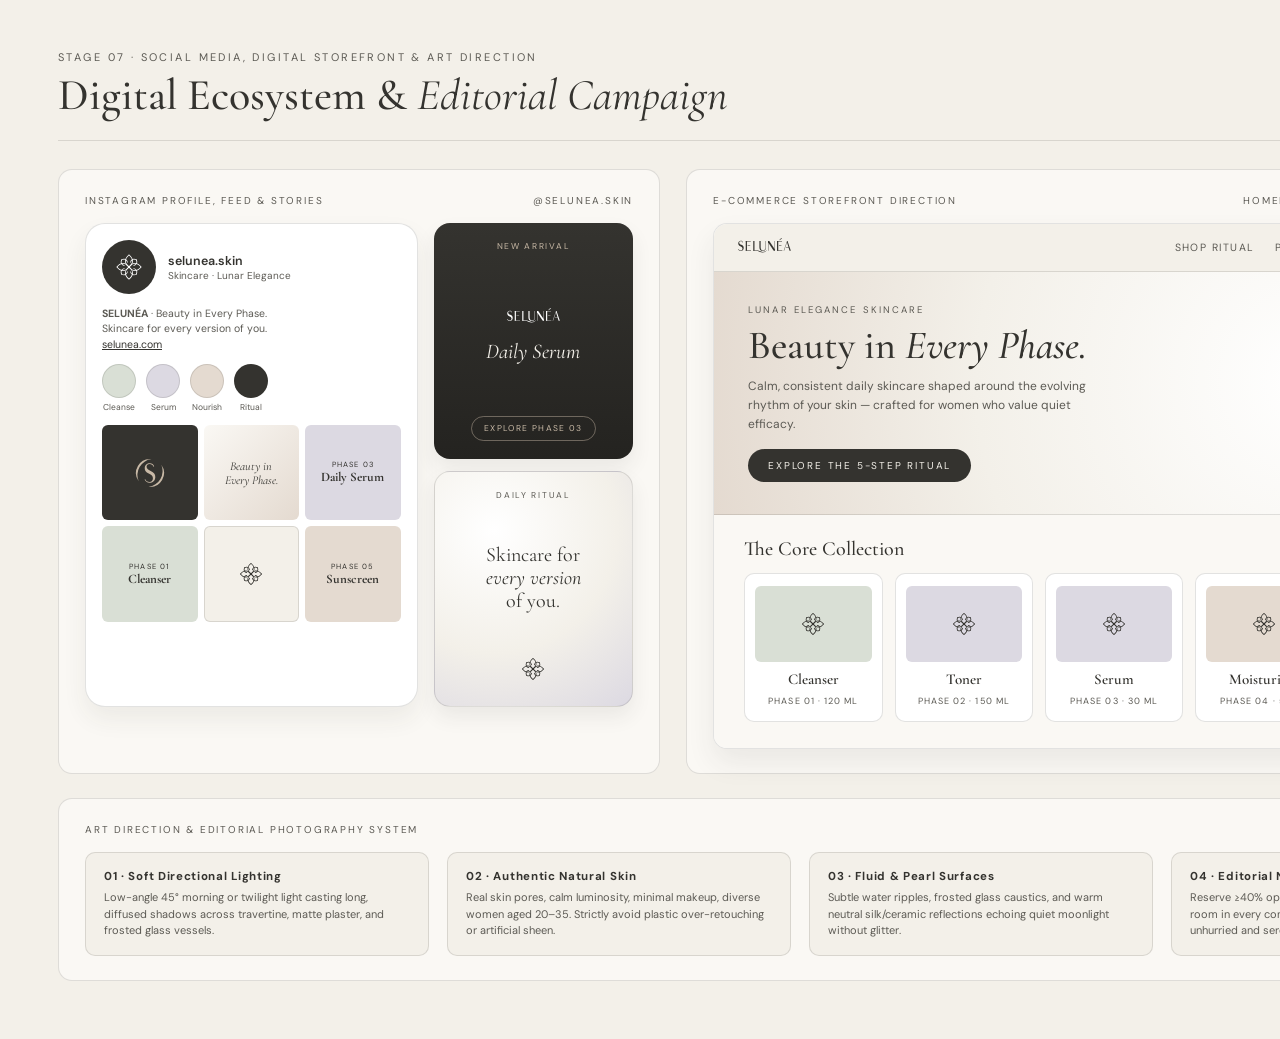
<file: 09-brand-applications/02-social-and-digital.html>
<!DOCTYPE html>
<html lang="en">
<head>
<meta charset="UTF-8" />
<title>SELUNÉA — Stage 7 Social Media, Digital &amp; Art Direction</title>
<link rel="preconnect" href="https://fonts.googleapis.com" />
<link rel="preconnect" href="https://fonts.gstatic.com" crossorigin />
<link href="https://fonts.googleapis.com/css2?family=Cormorant+Garamond:ital,wght@0,400;0,500;0,600;1,400;1,500&family=DM+Sans:wght@400;500;600&display=swap" rel="stylesheet" />
<style>
/* SELUNÉA — Master Brand Identity Design Tokens (Lunar Elegance) */
:root {
  /* Primary Palette */
  --selunea-ivory: #F3F0E9;
  --selunea-ivory-tint: #FAF8F4;
  --selunea-ivory-deep: #E8E3D8;
  --selunea-ash: #34332F;
  --selunea-ash-soft: #5C5A54;
  --selunea-ash-deep: #242320;

  /* Secondary / Metallic Accents */
  --selunea-champagne: #C8B9A6;
  --selunea-silver: #B8B7B1;

  /* SKU Category Accents */
  --selunea-sage: #D9DFD5;       /* Facial Cleanser */
  --selunea-lavender: #DCD9E2;   /* Toner & Serum */
  --selunea-nude: #E4DAD0;       /* Moisturizer & Sunscreen */

  /* Neutrals & Hairlines */
  --selunea-white: #FFFFFF;
  --selunea-line: rgba(52, 51, 47, 0.14);
  --selunea-line-dark: rgba(200, 185, 166, 0.24);

  /* Typography */
  --font-display: 'Cormorant Garamond', Georgia, serif;
  --font-sans: 'DM Sans', -apple-system, BlinkMacSystemFont, sans-serif;

  /* Radii & Spacing */
  --radius-sm: 8px;
  --radius-md: 14px;
  --radius-lg: 20px;
}

* { box-sizing:border-box; margin:0; padding:0; }
body {
  background: var(--selunea-ivory); color: var(--selunea-ash);
  font-family: var(--font-sans); width: 1600px; padding: 50px 58px 58px;
  -webkit-font-smoothing: antialiased;
}
.header { display:flex; justify-content:space-between; align-items:flex-end; padding-bottom:22px; border-bottom:1px solid var(--selunea-line); margin-bottom:28px; }
.eyebrow { font-size:11px; letter-spacing:0.22em; text-transform:uppercase; color:var(--selunea-ash-soft); margin-bottom:8px; }
.h1 { font-family:var(--font-display); font-size:44px; font-weight:500; line-height:1.05; }
.h1 em { font-style:italic; font-weight:400; }
.layout { display:grid; grid-template-columns: 0.95fr 1.35fr; gap:26px; margin-bottom:24px; }
.card { background:var(--selunea-ivory-tint); border:1px solid var(--selunea-line); border-radius:14px; padding:24px 26px; }
.label { font-size:10px; letter-spacing:0.18em; text-transform:uppercase; color:var(--selunea-ash-soft); margin-bottom:16px; display:flex; justify-content:space-between; }

/* Instagram Mockup */
.ig-wrap { display:grid; grid-template-columns: 1.2fr 0.72fr; gap:16px; }
.phone {
  background:#FFFFFF; border:1px solid var(--selunea-line); border-radius:20px; padding:16px;
  box-shadow:0 12px 24px rgba(52,51,47,0.07);
}
.ig-head { display:flex; gap:12px; align-items:center; margin-bottom:12px; }
.ig-av { width:54px; height:54px; border-radius:50%; background:var(--selunea-ash); display:flex; align-items:center; justify-content:center; flex-shrink:0; }
.ig-bio { font-size:10.5px; color:var(--selunea-ash-soft); line-height:1.45; margin-bottom:12px; }
.ig-highlights { display:flex; gap:10px; margin-bottom:12px; }
.hl { text-align:center; font-size:8.5px; color:var(--selunea-ash-soft); }
.hl-dot { width:34px; height:34px; border-radius:50%; border:1px solid var(--selunea-line); margin:0 auto 4px; }
.ig-grid { display:grid; grid-template-columns:repeat(3,1fr); gap:6px; }
.ig-tile {
  aspect-ratio:1/1; border-radius:6px; padding:8px; display:flex; flex-direction:column;
  justify-content:center; align-items:center; text-align:center; font-size:9px;
}
.story-col { display:flex; flex-direction:column; gap:12px; }
.story {
  border-radius:16px; padding:18px 14px; height:236px; display:flex; flex-direction:column;
  justify-content:space-between; align-items:center; text-align:center;
  box-shadow:0 10px 20px rgba(52,51,47,0.08);
}

/* Website Desktop Mockup */
.browser {
  background:#FFFFFF; border:1px solid var(--selunea-line); border-radius:14px; overflow:hidden;
  box-shadow:0 14px 28px rgba(52,51,47,0.08);
}
.b-bar {
  background:var(--selunea-ivory); padding:10px 18px; border-bottom:1px solid var(--selunea-line);
  display:flex; justify-content:space-between; align-items:center;
}
.b-nav { display:flex; gap:20px; font-size:10.5px; letter-spacing:0.14em; text-transform:uppercase; color:var(--selunea-ash-soft); }
.hero {
  background: radial-gradient(circle at 75% 45%, #FFFFFF 0%, #F3F0E9 55%, #E4DAD0 100%);
  padding:32px 34px; display:grid; grid-template-columns:1.2fr 0.8fr; align-items:center; gap:20px;
  border-bottom:1px solid var(--selunea-line);
}
.hero h2 { font-family:var(--font-display); font-size:40px; font-weight:500; line-height:1.08; margin:8px 0 10px; }
.hero p { font-size:12px; color:var(--selunea-ash-soft); line-height:1.55; margin-bottom:16px; max-width:340px; }
.btn { display:inline-block; background:var(--selunea-ash); color:var(--selunea-ivory); font-size:10px; letter-spacing:0.18em; text-transform:uppercase; padding:10px 20px; border-radius:999px; }
.plp { padding:22px 30px 26px; background:#FAF8F4; }
.plp-grid { display:grid; grid-template-columns:repeat(5,1fr); gap:12px; margin-top:12px; }
.p-card { background:#FFFFFF; border:1px solid var(--selunea-line); border-radius:10px; padding:12px 10px; text-align:center; }
.p-thumb { height:76px; border-radius:6px; margin-bottom:8px; display:flex; align-items:center; justify-content:center; }
.p-card strong { display:block; font-family:var(--font-display); font-size:15px; font-weight:600; }
.p-card span { font-size:9px; letter-spacing:0.12em; text-transform:uppercase; color:var(--selunea-ash-soft); }

/* Art Direction Strip */
.art-grid { display:grid; grid-template-columns:repeat(4,1fr); gap:18px; }
.art-box { background:var(--selunea-ivory); border:1px solid var(--selunea-line); border-radius:10px; padding:16px 18px; }
.art-box strong { display:block; font-size:11.5px; letter-spacing:0.06em; margin-bottom:5px; }
.art-box p { font-size:11px; color:var(--selunea-ash-soft); line-height:1.5; }
</style>
</head>
<body>
  <header class="header">
    <div>
      <div class="eyebrow">Stage 07 · Social Media, Digital Storefront &amp; Art Direction</div>
      <h1 class="h1">Digital Ecosystem &amp; <em>Editorial Campaign</em></h1>
    </div>
    <div><svg style="height:36px;width:auto;" xmlns="http://www.w3.org/2000/svg" viewBox="0 0 755 256" width="755" height="256" role="img">
  <g id="wordmark" fill="#34332F">
    <path d="M 129.7 98.24 L 125.67 100.37 C 121.41 90.51 113.35 84.46 102.15 84.46 C 90.28 84.46 84 91.63 84 100.82 C 84 111.34 92.52 117.84 108.87 125.23 C 128.36 134.19 136.42 144.05 136.42 161.52 C 136.42 182.8 120.74 196.46 101.25 196.46 C 87.36 196.46 76.84 189.3 71.91 177.65 L 76.16 175.41 C 80.42 185.71 89.16 191.54 101.48 191.54 C 114.24 191.54 122.08 182.58 122.08 168.91 C 122.08 156.14 113.57 148.98 96.77 141.36 C 79.52 133.52 72.8 124.11 72.8 109.33 C 72.8 90.74 86.47 79.54 103.72 79.54 C 116.48 79.54 125.44 86.48 129.7 98.24 Z"/>
    <path d="M 159.94 82 L 174.28 82 L 174.28 194 L 159.94 194 Z"/>
    <path d="M 159.94 82 L 218.18 82 L 218.18 86.14 L 159.94 86.14 Z"/>
    <path d="M 159.94 189.86 L 221.54 189.86 L 221.54 194 L 159.94 194 Z"/>
    <path d="M 182.12 134.64 L 211.46 134.64 L 211.46 138.78 L 182.12 138.78 Z"/>
    <path d="M 247.3 82 L 261.64 82 L 261.64 194 L 247.3 194 Z"/>
    <path d="M 247.3 189.86 L 285.38 189.86 C 312.26 189.86 330.18 208.56 358.18 208.56 C 377.78 208.56 392.9 200.5 402.98 189.74 L 404.55 191.31 C 393.46 204.3 377.78 214.69 357.62 214.69 C 327.38 214.69 308.34 194 283.14 194 L 247.3 194 Z"/>
    <path d="M 318.98 82 L 333.32 82 L 333.32 153.68 C 333.32 177.2 342.84 190.86 359.86 190.86 C 379.68 190.86 390.88 177.76 390.88 153.68 L 390.88 82 L 395.14 82 L 395.14 153.68 C 395.14 182.8 381.7 196.46 358.18 196.46 C 332.98 196.46 318.98 183.36 318.98 153.68 Z"/>
    <path d="M 419.22 82 L 423.48 82 L 423.48 194 L 419.22 194 Z"/>
    <path d="M 495.6 82 L 499.86 82 L 499.86 194 L 495.6 194 Z"/>
    <path d="M 419.22 82 L 434 82 L 499.86 179.44 L 499.86 194 L 485.08 194 L 419.22 96.56 Z"/>
    <path d="M 523.94 82 L 538.28 82 L 538.28 194 L 523.94 194 Z"/>
    <path d="M 523.94 82 L 582.18 82 L 582.18 86.14 L 523.94 86.14 Z"/>
    <path d="M 523.94 189.86 L 585.54 189.86 L 585.54 194 L 523.94 194 Z"/>
    <path d="M 546.12 134.64 L 575.46 134.64 L 575.46 138.78 L 546.12 138.78 Z"/>
    <path d="M 547.46 71.36 C 555.3 64.98 563.7 57.58 570.98 48.4 C 573.67 45.04 578.6 46.38 578.82 50.86 C 579.04 55.79 566.05 67.22 549.92 73.71 C 547.68 74.61 545.89 72.82 547.46 71.36 Z"/>
    <path d="M 640.76 80.21 L 644.79 80.21 L 606.31 194 L 601.78 194 Z"/>
    <path d="M 640.76 80.21 L 646.13 80.21 L 684.66 194 L 669.4 194 L 639.19 93.65 Z"/>
    <path d="M 628.9 155.36 L 662.25 155.36 L 662.25 159.62 L 628.9 159.62 Z"/>
  </g>
</svg></div>
  </header>

  <section class="layout">
    <!-- Social Media Identity -->
    <div class="card">
      <div class="label"><span>Instagram Profile, Feed &amp; Stories</span><span>@selunea.skin</span></div>
      <div class="ig-wrap">
        <div class="phone">
          <div class="ig-head">
            <div class="ig-av"><svg style="width:32px;height:32px;" xmlns="http://www.w3.org/2000/svg" viewBox="0 0 256 256" width="256" height="256" role="img">
  <g id="symbol" fill="#FFFFFF">
    <path d="M 130.67 130.06 C 163.19 87.98 198.21 99.23 221.3 130.03 A 3.38 3.38 0 0 0 226.7 125.97 C 201.79 92.77 160.81 80.02 125.33 125.94 A 3.38 3.38 0 0 0 130.67 130.06 Z"/>
    <path d="M 221.3 125.97 C 198.21 156.77 163.19 168.02 130.67 125.94 A 3.38 3.38 0 0 0 125.33 130.06 C 160.81 175.98 201.79 163.23 226.7 130.03 A 3.38 3.38 0 0 0 221.3 125.97 Z"/>
    <path d="M 125.94 130.67 C 168.02 163.19 156.77 198.21 125.97 221.3 A 3.38 3.38 0 0 0 130.03 226.7 C 163.23 201.79 175.98 160.81 130.06 125.33 A 3.38 3.38 0 0 0 125.94 130.67 Z"/>
    <path d="M 130.03 221.3 C 99.23 198.21 87.98 163.19 130.06 130.67 A 3.38 3.38 0 0 0 125.94 125.33 C 80.02 160.81 92.77 201.79 125.97 226.7 A 3.38 3.38 0 0 0 130.03 221.3 Z"/>
    <path d="M 125.33 125.94 C 92.81 168.02 57.79 156.77 34.7 125.97 A 3.38 3.38 0 0 0 29.3 130.03 C 54.21 163.23 95.19 175.98 130.67 130.06 A 3.38 3.38 0 0 0 125.33 125.94 Z"/>
    <path d="M 34.7 130.03 C 57.79 99.23 92.81 87.98 125.33 130.06 A 3.38 3.38 0 0 0 130.67 125.94 C 95.19 80.02 54.21 92.77 29.3 125.97 A 3.38 3.38 0 0 0 34.7 130.03 Z"/>
    <path d="M 130.06 125.33 C 87.98 92.81 99.23 57.79 130.02 34.7 A 3.38 3.38 0 0 0 125.97 29.3 C 92.77 54.21 80.02 95.19 125.94 130.67 A 3.38 3.38 0 0 0 130.06 125.33 Z"/>
    <path d="M 125.97 34.7 C 156.77 57.79 168.02 92.81 125.94 125.33 A 3.38 3.38 0 0 0 130.06 130.67 C 175.98 95.19 163.23 54.21 130.02 29.3 A 3.38 3.38 0 0 0 125.97 34.7 Z"/>
    <path d="M 165.45 144.02 C 188.45 149.13 192.16 167.39 183.01 184.38 A 3.38 3.38 0 0 0 188.95 187.58 C 199.6 167.81 194.83 143.64 166.92 137.43 A 3.38 3.38 0 0 0 165.45 144.02 Z"/>
    <path d="M 184.38 183.01 C 167.39 192.16 149.13 188.45 144.02 165.45 A 3.38 3.38 0 0 0 137.43 166.92 C 143.64 194.83 167.81 199.6 187.58 188.95 A 3.38 3.38 0 0 0 184.38 183.01 Z"/>
    <path d="M 111.98 165.45 C 106.87 188.45 88.61 192.16 71.62 183.01 A 3.38 3.38 0 0 0 68.42 188.95 C 88.19 199.6 112.36 194.83 118.57 166.92 A 3.38 3.38 0 0 0 111.98 165.45 Z"/>
    <path d="M 72.99 184.38 C 63.84 167.39 67.55 149.13 90.55 144.02 A 3.38 3.38 0 0 0 89.08 137.43 C 61.17 143.64 56.4 167.81 67.05 187.58 A 3.38 3.38 0 0 0 72.99 184.38 Z"/>
    <path d="M 90.55 111.98 C 67.55 106.87 63.84 88.61 72.99 71.62 A 3.38 3.38 0 0 0 67.05 68.42 C 56.4 88.19 61.17 112.36 89.08 118.57 A 3.38 3.38 0 0 0 90.55 111.98 Z"/>
    <path d="M 71.62 72.99 C 88.61 63.84 106.87 67.55 111.98 90.55 A 3.38 3.38 0 0 0 118.57 89.08 C 112.36 61.17 88.19 56.4 68.42 67.05 A 3.38 3.38 0 0 0 71.62 72.99 Z"/>
    <path d="M 144.02 90.55 C 149.13 67.55 167.39 63.84 184.38 72.99 A 3.38 3.38 0 0 0 187.58 67.05 C 167.81 56.4 143.64 61.17 137.43 89.08 A 3.38 3.38 0 0 0 144.02 90.55 Z"/>
    <path d="M 183.01 71.62 C 192.16 88.61 188.45 106.87 165.45 111.98 A 3.38 3.38 0 0 0 166.92 118.57 C 194.83 112.36 199.6 88.19 188.95 68.42 A 3.38 3.38 0 0 0 183.01 71.62 Z"/>
    <path d="M 128 119.4 A 8.6 8.6 0 1 1 128 136.6 A 8.6 8.6 0 1 1 128 119.4 Z"/>
  </g>
</svg></div>
            <div>
              <div style="font-weight:600;font-size:12.5px;">selunea.skin</div>
              <div style="font-size:10px;color:var(--selunea-ash-soft);">Skincare · Lunar Elegance</div>
            </div>
          </div>
          <div class="ig-bio">
            <b>SELUNÉA</b> · Beauty in Every Phase.<br/>
            Skincare for every version of you.<br/>
            <span style="color:var(--selunea-ash);text-decoration:underline;">selunea.com</span>
          </div>
          <div class="ig-highlights">
            <div class="hl"><div class="hl-dot" style="background:#D9DFD5;"></div>Cleanse</div>
            <div class="hl"><div class="hl-dot" style="background:#DCD9E2;"></div>Serum</div>
            <div class="hl"><div class="hl-dot" style="background:#E4DAD0;"></div>Nourish</div>
            <div class="hl"><div class="hl-dot" style="background:#34332F;"></div>Ritual</div>
          </div>
          <div class="ig-grid">
            <div class="ig-tile" style="background:#34332F;color:#F3F0E9;"><svg style="width:34px;height:34px;" xmlns="http://www.w3.org/2000/svg" viewBox="0 0 256 256" width="256" height="256" role="img">
  <g id="monogram" fill="#C8B9A6">
    <path d="M 42.85 189.86 A 105.25 105.25 0 0 1 139 23.33 A 120.39 120.39 0 0 0 42.85 189.86 Z"/>
    <path d="M 213.15 66.14 A 105.25 105.25 0 0 1 117 232.67 A 120.39 120.39 0 0 0 213.15 66.14 Z"/>
    <path d="M 159.5 78.3 L 154.46 80.96 C 149.14 68.64 139.06 61.08 125.06 61.08 C 110.22 61.08 102.38 70.04 102.38 81.52 C 102.38 94.68 113.02 102.8 133.46 112.04 C 157.82 123.24 167.9 135.56 167.9 157.4 C 167.9 184 148.3 201.08 123.94 201.08 C 106.58 201.08 93.42 192.12 87.26 177.56 L 92.58 174.76 C 97.9 187.64 108.82 194.92 124.22 194.92 C 140.18 194.92 149.98 183.72 149.98 166.64 C 149.98 150.68 139.34 141.72 118.34 132.2 C 96.78 122.4 88.38 110.64 88.38 92.16 C 88.38 68.92 105.46 54.92 127.02 54.92 C 142.98 54.92 154.18 63.6 159.5 78.3 Z"/>
  </g>
</svg></div>
            <div class="ig-tile" style="background:linear-gradient(135deg,#FAF8F4,#E4DAD0);font-family:var(--font-display);font-size:12px;font-style:italic;">Beauty in<br/>Every Phase.</div>
            <div class="ig-tile" style="background:#DCD9E2;"><span style="font-size:7.5px;letter-spacing:0.16em;">PHASE 03</span><b style="font-family:var(--font-display);font-size:13px;">Daily Serum</b></div>
            <div class="ig-tile" style="background:#D9DFD5;"><span style="font-size:7.5px;letter-spacing:0.16em;">PHASE 01</span><b style="font-family:var(--font-display);font-size:13px;">Cleanser</b></div>
            <div class="ig-tile" style="background:#F3F0E9;border:1px solid var(--selunea-line);"><svg style="width:28px;height:28px;" xmlns="http://www.w3.org/2000/svg" viewBox="0 0 256 256" width="256" height="256" role="img">
  <g id="symbol" fill="#34332F">
    <path d="M 130.85 130.2 C 163.27 88.25 198.09 99.45 221.12 130.16 A 3.6 3.6 0 0 0 226.88 125.84 C 201.91 92.55 160.73 79.75 125.15 125.8 A 3.6 3.6 0 0 0 130.85 130.2 Z"/>
    <path d="M 221.12 125.84 C 198.09 156.55 163.27 167.75 130.85 125.8 A 3.6 3.6 0 0 0 125.15 130.2 C 160.73 176.25 201.91 163.45 226.88 130.16 A 3.6 3.6 0 0 0 221.12 125.84 Z"/>
    <path d="M 125.8 130.85 C 167.75 163.27 156.55 198.09 125.84 221.12 A 3.6 3.6 0 0 0 130.16 226.88 C 163.45 201.91 176.25 160.73 130.2 125.15 A 3.6 3.6 0 0 0 125.8 130.85 Z"/>
    <path d="M 130.16 221.12 C 99.45 198.09 88.25 163.27 130.2 130.85 A 3.6 3.6 0 0 0 125.8 125.15 C 79.75 160.73 92.55 201.91 125.84 226.88 A 3.6 3.6 0 0 0 130.16 221.12 Z"/>
    <path d="M 125.15 125.8 C 92.73 167.75 57.91 156.55 34.88 125.84 A 3.6 3.6 0 0 0 29.12 130.16 C 54.09 163.45 95.27 176.25 130.85 130.2 A 3.6 3.6 0 0 0 125.15 125.8 Z"/>
    <path d="M 34.88 130.16 C 57.91 99.45 92.73 88.25 125.15 130.2 A 3.6 3.6 0 0 0 130.85 125.8 C 95.27 79.75 54.09 92.55 29.12 125.84 A 3.6 3.6 0 0 0 34.88 130.16 Z"/>
    <path d="M 130.2 125.15 C 88.25 92.73 99.45 57.91 130.16 34.88 A 3.6 3.6 0 0 0 125.84 29.12 C 92.55 54.09 79.75 95.27 125.8 130.85 A 3.6 3.6 0 0 0 130.2 125.15 Z"/>
    <path d="M 125.84 34.88 C 156.55 57.91 167.75 92.73 125.8 125.15 A 3.6 3.6 0 0 0 130.2 130.85 C 176.25 95.27 163.45 54.09 130.16 29.12 A 3.6 3.6 0 0 0 125.84 34.88 Z"/>
    <path d="M 165.4 144.24 C 188.24 149.32 191.91 167.38 182.81 184.28 A 3.6 3.6 0 0 0 189.15 187.69 C 199.85 167.82 195.04 143.45 166.96 137.21 A 3.6 3.6 0 0 0 165.4 144.24 Z"/>
    <path d="M 184.28 182.81 C 167.38 191.91 149.32 188.24 144.24 165.4 A 3.6 3.6 0 0 0 137.21 166.96 C 143.45 195.04 167.82 199.85 187.69 189.15 A 3.6 3.6 0 0 0 184.28 182.81 Z"/>
    <path d="M 111.76 165.4 C 106.68 188.24 88.62 191.91 71.72 182.81 A 3.6 3.6 0 0 0 68.31 189.15 C 88.18 199.85 112.55 195.04 118.79 166.96 A 3.6 3.6 0 0 0 111.76 165.4 Z"/>
    <path d="M 73.19 184.28 C 64.09 167.38 67.76 149.32 90.6 144.24 A 3.6 3.6 0 0 0 89.04 137.21 C 60.96 143.45 56.15 167.82 66.85 187.69 A 3.6 3.6 0 0 0 73.19 184.28 Z"/>
    <path d="M 90.6 111.76 C 67.76 106.68 64.09 88.62 73.19 71.72 A 3.6 3.6 0 0 0 66.85 68.31 C 56.15 88.18 60.96 112.55 89.04 118.79 A 3.6 3.6 0 0 0 90.6 111.76 Z"/>
    <path d="M 71.72 73.19 C 88.62 64.09 106.68 67.76 111.76 90.6 A 3.6 3.6 0 0 0 118.79 89.04 C 112.55 60.96 88.18 56.15 68.31 66.85 A 3.6 3.6 0 0 0 71.72 73.19 Z"/>
    <path d="M 144.24 90.6 C 149.32 67.76 167.38 64.09 184.28 73.19 A 3.6 3.6 0 0 0 187.69 66.85 C 167.82 56.15 143.45 60.96 137.21 89.04 A 3.6 3.6 0 0 0 144.24 90.6 Z"/>
    <path d="M 182.81 71.72 C 191.91 88.62 188.24 106.68 165.4 111.76 A 3.6 3.6 0 0 0 166.96 118.79 C 195.04 112.55 199.85 88.18 189.15 68.31 A 3.6 3.6 0 0 0 182.81 71.72 Z"/>
    <path d="M 128 119 A 9 9 0 1 1 128 137 A 9 9 0 1 1 128 119 Z"/>
  </g>
</svg></div>
            <div class="ig-tile" style="background:#E4DAD0;"><span style="font-size:7.5px;letter-spacing:0.16em;">PHASE 05</span><b style="font-family:var(--font-display);font-size:13px;">Sunscreen</b></div>
          </div>
        </div>

        <div class="story-col">
          <div class="story" style="background:linear-gradient(180deg,#34332F,#242320);color:#F3F0E9;">
            <div style="font-size:8.5px;letter-spacing:0.2em;color:#C8B9A6;">NEW ARRIVAL</div>
            <div>
              <svg style="height:22px;width:auto;" xmlns="http://www.w3.org/2000/svg" viewBox="0 0 755 256" width="755" height="256" role="img">
  <g id="wordmark" fill="#FFFFFF">
    <path d="M 129.7 98.24 L 125.78 100.23 C 121.41 90.29 113.35 84.16 102.15 84.16 C 90.28 84.16 83.86 91.49 83.86 100.82 C 83.86 111.34 92.52 117.84 108.87 125.23 C 128.36 134.19 136.42 144.05 136.42 161.52 C 136.42 182.8 120.74 196.46 101.25 196.46 C 87.36 196.46 76.84 189.3 71.91 177.65 L 76.05 175.55 C 80.42 185.94 89.16 191.84 101.48 191.84 C 114.24 191.84 122.22 182.69 122.22 168.91 C 122.22 156.14 113.57 148.98 96.77 141.36 C 79.52 133.52 72.8 124.11 72.8 109.33 C 72.8 90.74 86.47 79.54 103.72 79.54 C 116.48 79.54 125.44 86.48 129.7 98.24 Z"/>
    <path d="M 159.94 82 L 173.6 82 L 173.6 194 L 159.94 194 Z"/>
    <path d="M 159.94 82 L 218.18 82 L 218.18 85.86 L 159.94 85.86 Z"/>
    <path d="M 159.94 190.14 L 221.54 190.14 L 221.54 194 L 159.94 194 Z"/>
    <path d="M 181.44 134.64 L 211.46 134.64 L 211.46 138.5 L 181.44 138.5 Z"/>
    <path d="M 247.3 82 L 260.96 82 L 260.96 194 L 247.3 194 Z"/>
    <path d="M 247.3 190.14 L 285.38 190.14 C 312.26 190.14 330.18 208.56 358.18 208.56 C 377.78 208.56 392.9 200.5 402.98 189.74 L 404.55 191.2 C 393.46 204.3 377.78 214.38 357.62 214.38 C 327.38 214.38 308.34 194 283.14 194 L 247.3 194 Z"/>
    <path d="M 318.98 82 L 332.64 82 L 332.64 153.68 C 332.64 177.2 342.16 191.14 359.86 191.14 C 379.96 191.14 391.16 177.76 391.16 153.68 L 391.16 82 L 395.14 82 L 395.14 153.68 C 395.14 182.8 381.7 196.46 358.18 196.46 C 332.98 196.46 318.98 183.36 318.98 153.68 Z"/>
    <path d="M 419.22 82 L 423.2 82 L 423.2 194 L 419.22 194 Z"/>
    <path d="M 495.88 82 L 499.86 82 L 499.86 194 L 495.88 194 Z"/>
    <path d="M 419.22 82 L 433.33 82 L 499.86 179.44 L 499.86 194 L 485.75 194 L 419.22 96.56 Z"/>
    <path d="M 523.94 82 L 537.6 82 L 537.6 194 L 523.94 194 Z"/>
    <path d="M 523.94 82 L 582.18 82 L 582.18 85.86 L 523.94 85.86 Z"/>
    <path d="M 523.94 190.14 L 585.54 190.14 L 585.54 194 L 523.94 194 Z"/>
    <path d="M 545.44 134.64 L 575.46 134.64 L 575.46 138.5 L 545.44 138.5 Z"/>
    <path d="M 547.46 71.36 C 555.3 64.98 563.7 57.58 570.98 48.4 C 573.67 45.04 578.6 46.38 578.82 50.86 C 579.04 55.79 566.05 67.22 549.92 73.71 C 547.68 74.61 545.89 72.82 547.46 71.36 Z"/>
    <path d="M 640.76 80.21 L 644.79 80.21 L 606.01 194 L 601.78 194 Z"/>
    <path d="M 640.76 80.21 L 646.13 80.21 L 684.66 194 L 670.12 194 L 639.19 93.65 Z"/>
    <path d="M 628.7 155.36 L 662.69 155.36 L 662.69 159.34 L 628.7 159.34 Z"/>
  </g>
</svg>
              <div style="font-family:var(--font-display);font-style:italic;font-size:21px;margin-top:8px;">Daily Serum</div>
            </div>
            <div style="font-size:8.5px;letter-spacing:0.16em;border:1px solid rgba(200,185,166,0.45);padding:6px 12px;border-radius:99px;color:#C8B9A6;">EXPLORE PHASE 03</div>
          </div>
          <div class="story" style="background:radial-gradient(circle at 30% 25%,#FFFFFF,#F3F0E9 55%,#DCD9E2);border:1px solid var(--selunea-line);">
            <div style="font-size:8.5px;letter-spacing:0.2em;color:var(--selunea-ash-soft);">DAILY RITUAL</div>
            <div style="font-family:var(--font-display);font-size:20px;line-height:1.15;">Skincare for<br/><em>every version</em><br/>of you.</div>
            <div><svg style="width:28px;height:28px;" xmlns="http://www.w3.org/2000/svg" viewBox="0 0 256 256" width="256" height="256" role="img">
  <g id="symbol" fill="#34332F">
    <path d="M 130.85 130.2 C 163.27 88.25 198.09 99.45 221.12 130.16 A 3.6 3.6 0 0 0 226.88 125.84 C 201.91 92.55 160.73 79.75 125.15 125.8 A 3.6 3.6 0 0 0 130.85 130.2 Z"/>
    <path d="M 221.12 125.84 C 198.09 156.55 163.27 167.75 130.85 125.8 A 3.6 3.6 0 0 0 125.15 130.2 C 160.73 176.25 201.91 163.45 226.88 130.16 A 3.6 3.6 0 0 0 221.12 125.84 Z"/>
    <path d="M 125.8 130.85 C 167.75 163.27 156.55 198.09 125.84 221.12 A 3.6 3.6 0 0 0 130.16 226.88 C 163.45 201.91 176.25 160.73 130.2 125.15 A 3.6 3.6 0 0 0 125.8 130.85 Z"/>
    <path d="M 130.16 221.12 C 99.45 198.09 88.25 163.27 130.2 130.85 A 3.6 3.6 0 0 0 125.8 125.15 C 79.75 160.73 92.55 201.91 125.84 226.88 A 3.6 3.6 0 0 0 130.16 221.12 Z"/>
    <path d="M 125.15 125.8 C 92.73 167.75 57.91 156.55 34.88 125.84 A 3.6 3.6 0 0 0 29.12 130.16 C 54.09 163.45 95.27 176.25 130.85 130.2 A 3.6 3.6 0 0 0 125.15 125.8 Z"/>
    <path d="M 34.88 130.16 C 57.91 99.45 92.73 88.25 125.15 130.2 A 3.6 3.6 0 0 0 130.85 125.8 C 95.27 79.75 54.09 92.55 29.12 125.84 A 3.6 3.6 0 0 0 34.88 130.16 Z"/>
    <path d="M 130.2 125.15 C 88.25 92.73 99.45 57.91 130.16 34.88 A 3.6 3.6 0 0 0 125.84 29.12 C 92.55 54.09 79.75 95.27 125.8 130.85 A 3.6 3.6 0 0 0 130.2 125.15 Z"/>
    <path d="M 125.84 34.88 C 156.55 57.91 167.75 92.73 125.8 125.15 A 3.6 3.6 0 0 0 130.2 130.85 C 176.25 95.27 163.45 54.09 130.16 29.12 A 3.6 3.6 0 0 0 125.84 34.88 Z"/>
    <path d="M 165.4 144.24 C 188.24 149.32 191.91 167.38 182.81 184.28 A 3.6 3.6 0 0 0 189.15 187.69 C 199.85 167.82 195.04 143.45 166.96 137.21 A 3.6 3.6 0 0 0 165.4 144.24 Z"/>
    <path d="M 184.28 182.81 C 167.38 191.91 149.32 188.24 144.24 165.4 A 3.6 3.6 0 0 0 137.21 166.96 C 143.45 195.04 167.82 199.85 187.69 189.15 A 3.6 3.6 0 0 0 184.28 182.81 Z"/>
    <path d="M 111.76 165.4 C 106.68 188.24 88.62 191.91 71.72 182.81 A 3.6 3.6 0 0 0 68.31 189.15 C 88.18 199.85 112.55 195.04 118.79 166.96 A 3.6 3.6 0 0 0 111.76 165.4 Z"/>
    <path d="M 73.19 184.28 C 64.09 167.38 67.76 149.32 90.6 144.24 A 3.6 3.6 0 0 0 89.04 137.21 C 60.96 143.45 56.15 167.82 66.85 187.69 A 3.6 3.6 0 0 0 73.19 184.28 Z"/>
    <path d="M 90.6 111.76 C 67.76 106.68 64.09 88.62 73.19 71.72 A 3.6 3.6 0 0 0 66.85 68.31 C 56.15 88.18 60.96 112.55 89.04 118.79 A 3.6 3.6 0 0 0 90.6 111.76 Z"/>
    <path d="M 71.72 73.19 C 88.62 64.09 106.68 67.76 111.76 90.6 A 3.6 3.6 0 0 0 118.79 89.04 C 112.55 60.96 88.18 56.15 68.31 66.85 A 3.6 3.6 0 0 0 71.72 73.19 Z"/>
    <path d="M 144.24 90.6 C 149.32 67.76 167.38 64.09 184.28 73.19 A 3.6 3.6 0 0 0 187.69 66.85 C 167.82 56.15 143.45 60.96 137.21 89.04 A 3.6 3.6 0 0 0 144.24 90.6 Z"/>
    <path d="M 182.81 71.72 C 191.91 88.62 188.24 106.68 165.4 111.76 A 3.6 3.6 0 0 0 166.96 118.79 C 195.04 112.55 199.85 88.18 189.15 68.31 A 3.6 3.6 0 0 0 182.81 71.72 Z"/>
    <path d="M 128 119 A 9 9 0 1 1 128 137 A 9 9 0 1 1 128 119 Z"/>
  </g>
</svg></div>
          </div>
        </div>
      </div>
    </div>

    <!-- Website Digital Direction -->
    <div class="card">
      <div class="label"><span>E-Commerce Storefront Direction</span><span>Homepage Hero + 5-SKU Listing System</span></div>
      <div class="browser">
        <div class="b-bar">
          <div><svg style="height:22px;width:auto;" xmlns="http://www.w3.org/2000/svg" viewBox="0 0 755 256" width="755" height="256" role="img">
  <g id="wordmark" fill="#34332F">
    <path d="M 129.7 98.24 L 125.67 100.37 C 121.41 90.51 113.35 84.46 102.15 84.46 C 90.28 84.46 84 91.63 84 100.82 C 84 111.34 92.52 117.84 108.87 125.23 C 128.36 134.19 136.42 144.05 136.42 161.52 C 136.42 182.8 120.74 196.46 101.25 196.46 C 87.36 196.46 76.84 189.3 71.91 177.65 L 76.16 175.41 C 80.42 185.71 89.16 191.54 101.48 191.54 C 114.24 191.54 122.08 182.58 122.08 168.91 C 122.08 156.14 113.57 148.98 96.77 141.36 C 79.52 133.52 72.8 124.11 72.8 109.33 C 72.8 90.74 86.47 79.54 103.72 79.54 C 116.48 79.54 125.44 86.48 129.7 98.24 Z"/>
    <path d="M 159.94 82 L 174.28 82 L 174.28 194 L 159.94 194 Z"/>
    <path d="M 159.94 82 L 218.18 82 L 218.18 86.14 L 159.94 86.14 Z"/>
    <path d="M 159.94 189.86 L 221.54 189.86 L 221.54 194 L 159.94 194 Z"/>
    <path d="M 182.12 134.64 L 211.46 134.64 L 211.46 138.78 L 182.12 138.78 Z"/>
    <path d="M 247.3 82 L 261.64 82 L 261.64 194 L 247.3 194 Z"/>
    <path d="M 247.3 189.86 L 285.38 189.86 C 312.26 189.86 330.18 208.56 358.18 208.56 C 377.78 208.56 392.9 200.5 402.98 189.74 L 404.55 191.31 C 393.46 204.3 377.78 214.69 357.62 214.69 C 327.38 214.69 308.34 194 283.14 194 L 247.3 194 Z"/>
    <path d="M 318.98 82 L 333.32 82 L 333.32 153.68 C 333.32 177.2 342.84 190.86 359.86 190.86 C 379.68 190.86 390.88 177.76 390.88 153.68 L 390.88 82 L 395.14 82 L 395.14 153.68 C 395.14 182.8 381.7 196.46 358.18 196.46 C 332.98 196.46 318.98 183.36 318.98 153.68 Z"/>
    <path d="M 419.22 82 L 423.48 82 L 423.48 194 L 419.22 194 Z"/>
    <path d="M 495.6 82 L 499.86 82 L 499.86 194 L 495.6 194 Z"/>
    <path d="M 419.22 82 L 434 82 L 499.86 179.44 L 499.86 194 L 485.08 194 L 419.22 96.56 Z"/>
    <path d="M 523.94 82 L 538.28 82 L 538.28 194 L 523.94 194 Z"/>
    <path d="M 523.94 82 L 582.18 82 L 582.18 86.14 L 523.94 86.14 Z"/>
    <path d="M 523.94 189.86 L 585.54 189.86 L 585.54 194 L 523.94 194 Z"/>
    <path d="M 546.12 134.64 L 575.46 134.64 L 575.46 138.78 L 546.12 138.78 Z"/>
    <path d="M 547.46 71.36 C 555.3 64.98 563.7 57.58 570.98 48.4 C 573.67 45.04 578.6 46.38 578.82 50.86 C 579.04 55.79 566.05 67.22 549.92 73.71 C 547.68 74.61 545.89 72.82 547.46 71.36 Z"/>
    <path d="M 640.76 80.21 L 644.79 80.21 L 606.31 194 L 601.78 194 Z"/>
    <path d="M 640.76 80.21 L 646.13 80.21 L 684.66 194 L 669.4 194 L 639.19 93.65 Z"/>
    <path d="M 628.9 155.36 L 662.25 155.36 L 662.25 159.62 L 628.9 159.62 Z"/>
  </g>
</svg></div>
          <div class="b-nav"><span>Shop Ritual</span><span>Philosophy</span><span>Journal</span><span>Bag (0)</span></div>
        </div>
        <div class="hero">
          <div>
            <div style="font-size:9.5px;letter-spacing:0.22em;text-transform:uppercase;color:var(--selunea-ash-soft);">Lunar Elegance Skincare</div>
            <h2>Beauty in <em>Every Phase.</em></h2>
            <p>Calm, consistent daily skincare shaped around the evolving rhythm of your skin — crafted for women who value quiet efficacy.</p>
            <span class="btn">Explore The 5-Step Ritual</span>
          </div>
          <div style="display:flex;justify-content:center;align-items:center;position:relative;">
            <svg style="width:130px;height:130px;opacity:0.75;" xmlns="http://www.w3.org/2000/svg" viewBox="0 0 400 400" width="400" height="400" role="img">
  <g fill="none" stroke-linecap="round">
    <circle cx="200" cy="200" r="176" stroke="#C8B9A6" stroke-width="1.1" stroke-dasharray="280 86 280 86" transform="rotate(-24 200 200)"/>
    <circle cx="200" cy="200" r="154" stroke="#B8B7B1" stroke-width="0.9" opacity="0.65"/>
    <ellipse cx="200" cy="200" rx="184" ry="118" stroke="#C8B9A6" stroke-width="0.9" opacity="0.55" transform="rotate(-30 200 200)"/>
    <circle cx="352" cy="112" r="4" fill="#C8B9A6"/>
    <circle cx="48" cy="288" r="3" fill="#B8B7B1"/>
  </g>
</svg>
            <div style="position:absolute;width:62px;height:112px;border-radius:16px 16px 8px 8px;background:linear-gradient(90deg,#ECEAEF,#FFFFFF 35%,#DCD9E2);border:1px solid #fff;box-shadow:0 12px 24px rgba(52,51,47,0.12);display:flex;align-items:center;justify-content:center;">
              <svg style="width:28px;height:28px;" xmlns="http://www.w3.org/2000/svg" viewBox="0 0 256 256" width="256" height="256" role="img">
  <g id="symbol" fill="#34332F">
    <path d="M 130.85 130.2 C 163.27 88.25 198.09 99.45 221.12 130.16 A 3.6 3.6 0 0 0 226.88 125.84 C 201.91 92.55 160.73 79.75 125.15 125.8 A 3.6 3.6 0 0 0 130.85 130.2 Z"/>
    <path d="M 221.12 125.84 C 198.09 156.55 163.27 167.75 130.85 125.8 A 3.6 3.6 0 0 0 125.15 130.2 C 160.73 176.25 201.91 163.45 226.88 130.16 A 3.6 3.6 0 0 0 221.12 125.84 Z"/>
    <path d="M 125.8 130.85 C 167.75 163.27 156.55 198.09 125.84 221.12 A 3.6 3.6 0 0 0 130.16 226.88 C 163.45 201.91 176.25 160.73 130.2 125.15 A 3.6 3.6 0 0 0 125.8 130.85 Z"/>
    <path d="M 130.16 221.12 C 99.45 198.09 88.25 163.27 130.2 130.85 A 3.6 3.6 0 0 0 125.8 125.15 C 79.75 160.73 92.55 201.91 125.84 226.88 A 3.6 3.6 0 0 0 130.16 221.12 Z"/>
    <path d="M 125.15 125.8 C 92.73 167.75 57.91 156.55 34.88 125.84 A 3.6 3.6 0 0 0 29.12 130.16 C 54.09 163.45 95.27 176.25 130.85 130.2 A 3.6 3.6 0 0 0 125.15 125.8 Z"/>
    <path d="M 34.88 130.16 C 57.91 99.45 92.73 88.25 125.15 130.2 A 3.6 3.6 0 0 0 130.85 125.8 C 95.27 79.75 54.09 92.55 29.12 125.84 A 3.6 3.6 0 0 0 34.88 130.16 Z"/>
    <path d="M 130.2 125.15 C 88.25 92.73 99.45 57.91 130.16 34.88 A 3.6 3.6 0 0 0 125.84 29.12 C 92.55 54.09 79.75 95.27 125.8 130.85 A 3.6 3.6 0 0 0 130.2 125.15 Z"/>
    <path d="M 125.84 34.88 C 156.55 57.91 167.75 92.73 125.8 125.15 A 3.6 3.6 0 0 0 130.2 130.85 C 176.25 95.27 163.45 54.09 130.16 29.12 A 3.6 3.6 0 0 0 125.84 34.88 Z"/>
    <path d="M 165.4 144.24 C 188.24 149.32 191.91 167.38 182.81 184.28 A 3.6 3.6 0 0 0 189.15 187.69 C 199.85 167.82 195.04 143.45 166.96 137.21 A 3.6 3.6 0 0 0 165.4 144.24 Z"/>
    <path d="M 184.28 182.81 C 167.38 191.91 149.32 188.24 144.24 165.4 A 3.6 3.6 0 0 0 137.21 166.96 C 143.45 195.04 167.82 199.85 187.69 189.15 A 3.6 3.6 0 0 0 184.28 182.81 Z"/>
    <path d="M 111.76 165.4 C 106.68 188.24 88.62 191.91 71.72 182.81 A 3.6 3.6 0 0 0 68.31 189.15 C 88.18 199.85 112.55 195.04 118.79 166.96 A 3.6 3.6 0 0 0 111.76 165.4 Z"/>
    <path d="M 73.19 184.28 C 64.09 167.38 67.76 149.32 90.6 144.24 A 3.6 3.6 0 0 0 89.04 137.21 C 60.96 143.45 56.15 167.82 66.85 187.69 A 3.6 3.6 0 0 0 73.19 184.28 Z"/>
    <path d="M 90.6 111.76 C 67.76 106.68 64.09 88.62 73.19 71.72 A 3.6 3.6 0 0 0 66.85 68.31 C 56.15 88.18 60.96 112.55 89.04 118.79 A 3.6 3.6 0 0 0 90.6 111.76 Z"/>
    <path d="M 71.72 73.19 C 88.62 64.09 106.68 67.76 111.76 90.6 A 3.6 3.6 0 0 0 118.79 89.04 C 112.55 60.96 88.18 56.15 68.31 66.85 A 3.6 3.6 0 0 0 71.72 73.19 Z"/>
    <path d="M 144.24 90.6 C 149.32 67.76 167.38 64.09 184.28 73.19 A 3.6 3.6 0 0 0 187.69 66.85 C 167.82 56.15 143.45 60.96 137.21 89.04 A 3.6 3.6 0 0 0 144.24 90.6 Z"/>
    <path d="M 182.81 71.72 C 191.91 88.62 188.24 106.68 165.4 111.76 A 3.6 3.6 0 0 0 166.96 118.79 C 195.04 112.55 199.85 88.18 189.15 68.31 A 3.6 3.6 0 0 0 182.81 71.72 Z"/>
    <path d="M 128 119 A 9 9 0 1 1 128 137 A 9 9 0 1 1 128 119 Z"/>
  </g>
</svg>
            </div>
          </div>
        </div>
        <div class="plp">
          <div style="display:flex;justify-content:space-between;align-items:baseline;">
            <span style="font-family:var(--font-display);font-size:20px;font-weight:500;">The Core Collection</span>
            <span style="font-size:9.5px;letter-spacing:0.16em;text-transform:uppercase;color:var(--selunea-ash-soft);">5 Daily Essentials</span>
          </div>
          <div class="plp-grid">
            <div class="p-card"><div class="p-thumb" style="background:#D9DFD5;"><svg style="width:28px;height:28px;" xmlns="http://www.w3.org/2000/svg" viewBox="0 0 256 256" width="256" height="256" role="img">
  <g id="symbol" fill="#34332F">
    <path d="M 130.85 130.2 C 163.27 88.25 198.09 99.45 221.12 130.16 A 3.6 3.6 0 0 0 226.88 125.84 C 201.91 92.55 160.73 79.75 125.15 125.8 A 3.6 3.6 0 0 0 130.85 130.2 Z"/>
    <path d="M 221.12 125.84 C 198.09 156.55 163.27 167.75 130.85 125.8 A 3.6 3.6 0 0 0 125.15 130.2 C 160.73 176.25 201.91 163.45 226.88 130.16 A 3.6 3.6 0 0 0 221.12 125.84 Z"/>
    <path d="M 125.8 130.85 C 167.75 163.27 156.55 198.09 125.84 221.12 A 3.6 3.6 0 0 0 130.16 226.88 C 163.45 201.91 176.25 160.73 130.2 125.15 A 3.6 3.6 0 0 0 125.8 130.85 Z"/>
    <path d="M 130.16 221.12 C 99.45 198.09 88.25 163.27 130.2 130.85 A 3.6 3.6 0 0 0 125.8 125.15 C 79.75 160.73 92.55 201.91 125.84 226.88 A 3.6 3.6 0 0 0 130.16 221.12 Z"/>
    <path d="M 125.15 125.8 C 92.73 167.75 57.91 156.55 34.88 125.84 A 3.6 3.6 0 0 0 29.12 130.16 C 54.09 163.45 95.27 176.25 130.85 130.2 A 3.6 3.6 0 0 0 125.15 125.8 Z"/>
    <path d="M 34.88 130.16 C 57.91 99.45 92.73 88.25 125.15 130.2 A 3.6 3.6 0 0 0 130.85 125.8 C 95.27 79.75 54.09 92.55 29.12 125.84 A 3.6 3.6 0 0 0 34.88 130.16 Z"/>
    <path d="M 130.2 125.15 C 88.25 92.73 99.45 57.91 130.16 34.88 A 3.6 3.6 0 0 0 125.84 29.12 C 92.55 54.09 79.75 95.27 125.8 130.85 A 3.6 3.6 0 0 0 130.2 125.15 Z"/>
    <path d="M 125.84 34.88 C 156.55 57.91 167.75 92.73 125.8 125.15 A 3.6 3.6 0 0 0 130.2 130.85 C 176.25 95.27 163.45 54.09 130.16 29.12 A 3.6 3.6 0 0 0 125.84 34.88 Z"/>
    <path d="M 165.4 144.24 C 188.24 149.32 191.91 167.38 182.81 184.28 A 3.6 3.6 0 0 0 189.15 187.69 C 199.85 167.82 195.04 143.45 166.96 137.21 A 3.6 3.6 0 0 0 165.4 144.24 Z"/>
    <path d="M 184.28 182.81 C 167.38 191.91 149.32 188.24 144.24 165.4 A 3.6 3.6 0 0 0 137.21 166.96 C 143.45 195.04 167.82 199.85 187.69 189.15 A 3.6 3.6 0 0 0 184.28 182.81 Z"/>
    <path d="M 111.76 165.4 C 106.68 188.24 88.62 191.91 71.72 182.81 A 3.6 3.6 0 0 0 68.31 189.15 C 88.18 199.85 112.55 195.04 118.79 166.96 A 3.6 3.6 0 0 0 111.76 165.4 Z"/>
    <path d="M 73.19 184.28 C 64.09 167.38 67.76 149.32 90.6 144.24 A 3.6 3.6 0 0 0 89.04 137.21 C 60.96 143.45 56.15 167.82 66.85 187.69 A 3.6 3.6 0 0 0 73.19 184.28 Z"/>
    <path d="M 90.6 111.76 C 67.76 106.68 64.09 88.62 73.19 71.72 A 3.6 3.6 0 0 0 66.85 68.31 C 56.15 88.18 60.96 112.55 89.04 118.79 A 3.6 3.6 0 0 0 90.6 111.76 Z"/>
    <path d="M 71.72 73.19 C 88.62 64.09 106.68 67.76 111.76 90.6 A 3.6 3.6 0 0 0 118.79 89.04 C 112.55 60.96 88.18 56.15 68.31 66.85 A 3.6 3.6 0 0 0 71.72 73.19 Z"/>
    <path d="M 144.24 90.6 C 149.32 67.76 167.38 64.09 184.28 73.19 A 3.6 3.6 0 0 0 187.69 66.85 C 167.82 56.15 143.45 60.96 137.21 89.04 A 3.6 3.6 0 0 0 144.24 90.6 Z"/>
    <path d="M 182.81 71.72 C 191.91 88.62 188.24 106.68 165.4 111.76 A 3.6 3.6 0 0 0 166.96 118.79 C 195.04 112.55 199.85 88.18 189.15 68.31 A 3.6 3.6 0 0 0 182.81 71.72 Z"/>
    <path d="M 128 119 A 9 9 0 1 1 128 137 A 9 9 0 1 1 128 119 Z"/>
  </g>
</svg></div><strong>Cleanser</strong><span>Phase 01 · 120 mL</span></div>
            <div class="p-card"><div class="p-thumb" style="background:#DCD9E2;"><svg style="width:28px;height:28px;" xmlns="http://www.w3.org/2000/svg" viewBox="0 0 256 256" width="256" height="256" role="img">
  <g id="symbol" fill="#34332F">
    <path d="M 130.85 130.2 C 163.27 88.25 198.09 99.45 221.12 130.16 A 3.6 3.6 0 0 0 226.88 125.84 C 201.91 92.55 160.73 79.75 125.15 125.8 A 3.6 3.6 0 0 0 130.85 130.2 Z"/>
    <path d="M 221.12 125.84 C 198.09 156.55 163.27 167.75 130.85 125.8 A 3.6 3.6 0 0 0 125.15 130.2 C 160.73 176.25 201.91 163.45 226.88 130.16 A 3.6 3.6 0 0 0 221.12 125.84 Z"/>
    <path d="M 125.8 130.85 C 167.75 163.27 156.55 198.09 125.84 221.12 A 3.6 3.6 0 0 0 130.16 226.88 C 163.45 201.91 176.25 160.73 130.2 125.15 A 3.6 3.6 0 0 0 125.8 130.85 Z"/>
    <path d="M 130.16 221.12 C 99.45 198.09 88.25 163.27 130.2 130.85 A 3.6 3.6 0 0 0 125.8 125.15 C 79.75 160.73 92.55 201.91 125.84 226.88 A 3.6 3.6 0 0 0 130.16 221.12 Z"/>
    <path d="M 125.15 125.8 C 92.73 167.75 57.91 156.55 34.88 125.84 A 3.6 3.6 0 0 0 29.12 130.16 C 54.09 163.45 95.27 176.25 130.85 130.2 A 3.6 3.6 0 0 0 125.15 125.8 Z"/>
    <path d="M 34.88 130.16 C 57.91 99.45 92.73 88.25 125.15 130.2 A 3.6 3.6 0 0 0 130.85 125.8 C 95.27 79.75 54.09 92.55 29.12 125.84 A 3.6 3.6 0 0 0 34.88 130.16 Z"/>
    <path d="M 130.2 125.15 C 88.25 92.73 99.45 57.91 130.16 34.88 A 3.6 3.6 0 0 0 125.84 29.12 C 92.55 54.09 79.75 95.27 125.8 130.85 A 3.6 3.6 0 0 0 130.2 125.15 Z"/>
    <path d="M 125.84 34.88 C 156.55 57.91 167.75 92.73 125.8 125.15 A 3.6 3.6 0 0 0 130.2 130.85 C 176.25 95.27 163.45 54.09 130.16 29.12 A 3.6 3.6 0 0 0 125.84 34.88 Z"/>
    <path d="M 165.4 144.24 C 188.24 149.32 191.91 167.38 182.81 184.28 A 3.6 3.6 0 0 0 189.15 187.69 C 199.85 167.82 195.04 143.45 166.96 137.21 A 3.6 3.6 0 0 0 165.4 144.24 Z"/>
    <path d="M 184.28 182.81 C 167.38 191.91 149.32 188.24 144.24 165.4 A 3.6 3.6 0 0 0 137.21 166.96 C 143.45 195.04 167.82 199.85 187.69 189.15 A 3.6 3.6 0 0 0 184.28 182.81 Z"/>
    <path d="M 111.76 165.4 C 106.68 188.24 88.62 191.91 71.72 182.81 A 3.6 3.6 0 0 0 68.31 189.15 C 88.18 199.85 112.55 195.04 118.79 166.96 A 3.6 3.6 0 0 0 111.76 165.4 Z"/>
    <path d="M 73.19 184.28 C 64.09 167.38 67.76 149.32 90.6 144.24 A 3.6 3.6 0 0 0 89.04 137.21 C 60.96 143.45 56.15 167.82 66.85 187.69 A 3.6 3.6 0 0 0 73.19 184.28 Z"/>
    <path d="M 90.6 111.76 C 67.76 106.68 64.09 88.62 73.19 71.72 A 3.6 3.6 0 0 0 66.85 68.31 C 56.15 88.18 60.96 112.55 89.04 118.79 A 3.6 3.6 0 0 0 90.6 111.76 Z"/>
    <path d="M 71.72 73.19 C 88.62 64.09 106.68 67.76 111.76 90.6 A 3.6 3.6 0 0 0 118.79 89.04 C 112.55 60.96 88.18 56.15 68.31 66.85 A 3.6 3.6 0 0 0 71.72 73.19 Z"/>
    <path d="M 144.24 90.6 C 149.32 67.76 167.38 64.09 184.28 73.19 A 3.6 3.6 0 0 0 187.69 66.85 C 167.82 56.15 143.45 60.96 137.21 89.04 A 3.6 3.6 0 0 0 144.24 90.6 Z"/>
    <path d="M 182.81 71.72 C 191.91 88.62 188.24 106.68 165.4 111.76 A 3.6 3.6 0 0 0 166.96 118.79 C 195.04 112.55 199.85 88.18 189.15 68.31 A 3.6 3.6 0 0 0 182.81 71.72 Z"/>
    <path d="M 128 119 A 9 9 0 1 1 128 137 A 9 9 0 1 1 128 119 Z"/>
  </g>
</svg></div><strong>Toner</strong><span>Phase 02 · 150 mL</span></div>
            <div class="p-card"><div class="p-thumb" style="background:#DCD9E2;"><svg style="width:28px;height:28px;" xmlns="http://www.w3.org/2000/svg" viewBox="0 0 256 256" width="256" height="256" role="img">
  <g id="symbol" fill="#34332F">
    <path d="M 130.85 130.2 C 163.27 88.25 198.09 99.45 221.12 130.16 A 3.6 3.6 0 0 0 226.88 125.84 C 201.91 92.55 160.73 79.75 125.15 125.8 A 3.6 3.6 0 0 0 130.85 130.2 Z"/>
    <path d="M 221.12 125.84 C 198.09 156.55 163.27 167.75 130.85 125.8 A 3.6 3.6 0 0 0 125.15 130.2 C 160.73 176.25 201.91 163.45 226.88 130.16 A 3.6 3.6 0 0 0 221.12 125.84 Z"/>
    <path d="M 125.8 130.85 C 167.75 163.27 156.55 198.09 125.84 221.12 A 3.6 3.6 0 0 0 130.16 226.88 C 163.45 201.91 176.25 160.73 130.2 125.15 A 3.6 3.6 0 0 0 125.8 130.85 Z"/>
    <path d="M 130.16 221.12 C 99.45 198.09 88.25 163.27 130.2 130.85 A 3.6 3.6 0 0 0 125.8 125.15 C 79.75 160.73 92.55 201.91 125.84 226.88 A 3.6 3.6 0 0 0 130.16 221.12 Z"/>
    <path d="M 125.15 125.8 C 92.73 167.75 57.91 156.55 34.88 125.84 A 3.6 3.6 0 0 0 29.12 130.16 C 54.09 163.45 95.27 176.25 130.85 130.2 A 3.6 3.6 0 0 0 125.15 125.8 Z"/>
    <path d="M 34.88 130.16 C 57.91 99.45 92.73 88.25 125.15 130.2 A 3.6 3.6 0 0 0 130.85 125.8 C 95.27 79.75 54.09 92.55 29.12 125.84 A 3.6 3.6 0 0 0 34.88 130.16 Z"/>
    <path d="M 130.2 125.15 C 88.25 92.73 99.45 57.91 130.16 34.88 A 3.6 3.6 0 0 0 125.84 29.12 C 92.55 54.09 79.75 95.27 125.8 130.85 A 3.6 3.6 0 0 0 130.2 125.15 Z"/>
    <path d="M 125.84 34.88 C 156.55 57.91 167.75 92.73 125.8 125.15 A 3.6 3.6 0 0 0 130.2 130.85 C 176.25 95.27 163.45 54.09 130.16 29.12 A 3.6 3.6 0 0 0 125.84 34.88 Z"/>
    <path d="M 165.4 144.24 C 188.24 149.32 191.91 167.38 182.81 184.28 A 3.6 3.6 0 0 0 189.15 187.69 C 199.85 167.82 195.04 143.45 166.96 137.21 A 3.6 3.6 0 0 0 165.4 144.24 Z"/>
    <path d="M 184.28 182.81 C 167.38 191.91 149.32 188.24 144.24 165.4 A 3.6 3.6 0 0 0 137.21 166.96 C 143.45 195.04 167.82 199.85 187.69 189.15 A 3.6 3.6 0 0 0 184.28 182.81 Z"/>
    <path d="M 111.76 165.4 C 106.68 188.24 88.62 191.91 71.72 182.81 A 3.6 3.6 0 0 0 68.31 189.15 C 88.18 199.85 112.55 195.04 118.79 166.96 A 3.6 3.6 0 0 0 111.76 165.4 Z"/>
    <path d="M 73.19 184.28 C 64.09 167.38 67.76 149.32 90.6 144.24 A 3.6 3.6 0 0 0 89.04 137.21 C 60.96 143.45 56.15 167.82 66.85 187.69 A 3.6 3.6 0 0 0 73.19 184.28 Z"/>
    <path d="M 90.6 111.76 C 67.76 106.68 64.09 88.62 73.19 71.72 A 3.6 3.6 0 0 0 66.85 68.31 C 56.15 88.18 60.96 112.55 89.04 118.79 A 3.6 3.6 0 0 0 90.6 111.76 Z"/>
    <path d="M 71.72 73.19 C 88.62 64.09 106.68 67.76 111.76 90.6 A 3.6 3.6 0 0 0 118.79 89.04 C 112.55 60.96 88.18 56.15 68.31 66.85 A 3.6 3.6 0 0 0 71.72 73.19 Z"/>
    <path d="M 144.24 90.6 C 149.32 67.76 167.38 64.09 184.28 73.19 A 3.6 3.6 0 0 0 187.69 66.85 C 167.82 56.15 143.45 60.96 137.21 89.04 A 3.6 3.6 0 0 0 144.24 90.6 Z"/>
    <path d="M 182.81 71.72 C 191.91 88.62 188.24 106.68 165.4 111.76 A 3.6 3.6 0 0 0 166.96 118.79 C 195.04 112.55 199.85 88.18 189.15 68.31 A 3.6 3.6 0 0 0 182.81 71.72 Z"/>
    <path d="M 128 119 A 9 9 0 1 1 128 137 A 9 9 0 1 1 128 119 Z"/>
  </g>
</svg></div><strong>Serum</strong><span>Phase 03 · 30 mL</span></div>
            <div class="p-card"><div class="p-thumb" style="background:#E4DAD0;"><svg style="width:28px;height:28px;" xmlns="http://www.w3.org/2000/svg" viewBox="0 0 256 256" width="256" height="256" role="img">
  <g id="symbol" fill="#34332F">
    <path d="M 130.85 130.2 C 163.27 88.25 198.09 99.45 221.12 130.16 A 3.6 3.6 0 0 0 226.88 125.84 C 201.91 92.55 160.73 79.75 125.15 125.8 A 3.6 3.6 0 0 0 130.85 130.2 Z"/>
    <path d="M 221.12 125.84 C 198.09 156.55 163.27 167.75 130.85 125.8 A 3.6 3.6 0 0 0 125.15 130.2 C 160.73 176.25 201.91 163.45 226.88 130.16 A 3.6 3.6 0 0 0 221.12 125.84 Z"/>
    <path d="M 125.8 130.85 C 167.75 163.27 156.55 198.09 125.84 221.12 A 3.6 3.6 0 0 0 130.16 226.88 C 163.45 201.91 176.25 160.73 130.2 125.15 A 3.6 3.6 0 0 0 125.8 130.85 Z"/>
    <path d="M 130.16 221.12 C 99.45 198.09 88.25 163.27 130.2 130.85 A 3.6 3.6 0 0 0 125.8 125.15 C 79.75 160.73 92.55 201.91 125.84 226.88 A 3.6 3.6 0 0 0 130.16 221.12 Z"/>
    <path d="M 125.15 125.8 C 92.73 167.75 57.91 156.55 34.88 125.84 A 3.6 3.6 0 0 0 29.12 130.16 C 54.09 163.45 95.27 176.25 130.85 130.2 A 3.6 3.6 0 0 0 125.15 125.8 Z"/>
    <path d="M 34.88 130.16 C 57.91 99.45 92.73 88.25 125.15 130.2 A 3.6 3.6 0 0 0 130.85 125.8 C 95.27 79.75 54.09 92.55 29.12 125.84 A 3.6 3.6 0 0 0 34.88 130.16 Z"/>
    <path d="M 130.2 125.15 C 88.25 92.73 99.45 57.91 130.16 34.88 A 3.6 3.6 0 0 0 125.84 29.12 C 92.55 54.09 79.75 95.27 125.8 130.85 A 3.6 3.6 0 0 0 130.2 125.15 Z"/>
    <path d="M 125.84 34.88 C 156.55 57.91 167.75 92.73 125.8 125.15 A 3.6 3.6 0 0 0 130.2 130.85 C 176.25 95.27 163.45 54.09 130.16 29.12 A 3.6 3.6 0 0 0 125.84 34.88 Z"/>
    <path d="M 165.4 144.24 C 188.24 149.32 191.91 167.38 182.81 184.28 A 3.6 3.6 0 0 0 189.15 187.69 C 199.85 167.82 195.04 143.45 166.96 137.21 A 3.6 3.6 0 0 0 165.4 144.24 Z"/>
    <path d="M 184.28 182.81 C 167.38 191.91 149.32 188.24 144.24 165.4 A 3.6 3.6 0 0 0 137.21 166.96 C 143.45 195.04 167.82 199.85 187.69 189.15 A 3.6 3.6 0 0 0 184.28 182.81 Z"/>
    <path d="M 111.76 165.4 C 106.68 188.24 88.62 191.91 71.72 182.81 A 3.6 3.6 0 0 0 68.31 189.15 C 88.18 199.85 112.55 195.04 118.79 166.96 A 3.6 3.6 0 0 0 111.76 165.4 Z"/>
    <path d="M 73.19 184.28 C 64.09 167.38 67.76 149.32 90.6 144.24 A 3.6 3.6 0 0 0 89.04 137.21 C 60.96 143.45 56.15 167.82 66.85 187.69 A 3.6 3.6 0 0 0 73.19 184.28 Z"/>
    <path d="M 90.6 111.76 C 67.76 106.68 64.09 88.62 73.19 71.72 A 3.6 3.6 0 0 0 66.85 68.31 C 56.15 88.18 60.96 112.55 89.04 118.79 A 3.6 3.6 0 0 0 90.6 111.76 Z"/>
    <path d="M 71.72 73.19 C 88.62 64.09 106.68 67.76 111.76 90.6 A 3.6 3.6 0 0 0 118.79 89.04 C 112.55 60.96 88.18 56.15 68.31 66.85 A 3.6 3.6 0 0 0 71.72 73.19 Z"/>
    <path d="M 144.24 90.6 C 149.32 67.76 167.38 64.09 184.28 73.19 A 3.6 3.6 0 0 0 187.69 66.85 C 167.82 56.15 143.45 60.96 137.21 89.04 A 3.6 3.6 0 0 0 144.24 90.6 Z"/>
    <path d="M 182.81 71.72 C 191.91 88.62 188.24 106.68 165.4 111.76 A 3.6 3.6 0 0 0 166.96 118.79 C 195.04 112.55 199.85 88.18 189.15 68.31 A 3.6 3.6 0 0 0 182.81 71.72 Z"/>
    <path d="M 128 119 A 9 9 0 1 1 128 137 A 9 9 0 1 1 128 119 Z"/>
  </g>
</svg></div><strong>Moisturizer</strong><span>Phase 04 · 50 mL</span></div>
            <div class="p-card"><div class="p-thumb" style="background:#E4DAD0;"><svg style="width:28px;height:28px;" xmlns="http://www.w3.org/2000/svg" viewBox="0 0 256 256" width="256" height="256" role="img">
  <g id="symbol" fill="#34332F">
    <path d="M 130.85 130.2 C 163.27 88.25 198.09 99.45 221.12 130.16 A 3.6 3.6 0 0 0 226.88 125.84 C 201.91 92.55 160.73 79.75 125.15 125.8 A 3.6 3.6 0 0 0 130.85 130.2 Z"/>
    <path d="M 221.12 125.84 C 198.09 156.55 163.27 167.75 130.85 125.8 A 3.6 3.6 0 0 0 125.15 130.2 C 160.73 176.25 201.91 163.45 226.88 130.16 A 3.6 3.6 0 0 0 221.12 125.84 Z"/>
    <path d="M 125.8 130.85 C 167.75 163.27 156.55 198.09 125.84 221.12 A 3.6 3.6 0 0 0 130.16 226.88 C 163.45 201.91 176.25 160.73 130.2 125.15 A 3.6 3.6 0 0 0 125.8 130.85 Z"/>
    <path d="M 130.16 221.12 C 99.45 198.09 88.25 163.27 130.2 130.85 A 3.6 3.6 0 0 0 125.8 125.15 C 79.75 160.73 92.55 201.91 125.84 226.88 A 3.6 3.6 0 0 0 130.16 221.12 Z"/>
    <path d="M 125.15 125.8 C 92.73 167.75 57.91 156.55 34.88 125.84 A 3.6 3.6 0 0 0 29.12 130.16 C 54.09 163.45 95.27 176.25 130.85 130.2 A 3.6 3.6 0 0 0 125.15 125.8 Z"/>
    <path d="M 34.88 130.16 C 57.91 99.45 92.73 88.25 125.15 130.2 A 3.6 3.6 0 0 0 130.85 125.8 C 95.27 79.75 54.09 92.55 29.12 125.84 A 3.6 3.6 0 0 0 34.88 130.16 Z"/>
    <path d="M 130.2 125.15 C 88.25 92.73 99.45 57.91 130.16 34.88 A 3.6 3.6 0 0 0 125.84 29.12 C 92.55 54.09 79.75 95.27 125.8 130.85 A 3.6 3.6 0 0 0 130.2 125.15 Z"/>
    <path d="M 125.84 34.88 C 156.55 57.91 167.75 92.73 125.8 125.15 A 3.6 3.6 0 0 0 130.2 130.85 C 176.25 95.27 163.45 54.09 130.16 29.12 A 3.6 3.6 0 0 0 125.84 34.88 Z"/>
    <path d="M 165.4 144.24 C 188.24 149.32 191.91 167.38 182.81 184.28 A 3.6 3.6 0 0 0 189.15 187.69 C 199.85 167.82 195.04 143.45 166.96 137.21 A 3.6 3.6 0 0 0 165.4 144.24 Z"/>
    <path d="M 184.28 182.81 C 167.38 191.91 149.32 188.24 144.24 165.4 A 3.6 3.6 0 0 0 137.21 166.96 C 143.45 195.04 167.82 199.85 187.69 189.15 A 3.6 3.6 0 0 0 184.28 182.81 Z"/>
    <path d="M 111.76 165.4 C 106.68 188.24 88.62 191.91 71.72 182.81 A 3.6 3.6 0 0 0 68.31 189.15 C 88.18 199.85 112.55 195.04 118.79 166.96 A 3.6 3.6 0 0 0 111.76 165.4 Z"/>
    <path d="M 73.19 184.28 C 64.09 167.38 67.76 149.32 90.6 144.24 A 3.6 3.6 0 0 0 89.04 137.21 C 60.96 143.45 56.15 167.82 66.85 187.69 A 3.6 3.6 0 0 0 73.19 184.28 Z"/>
    <path d="M 90.6 111.76 C 67.76 106.68 64.09 88.62 73.19 71.72 A 3.6 3.6 0 0 0 66.85 68.31 C 56.15 88.18 60.96 112.55 89.04 118.79 A 3.6 3.6 0 0 0 90.6 111.76 Z"/>
    <path d="M 71.72 73.19 C 88.62 64.09 106.68 67.76 111.76 90.6 A 3.6 3.6 0 0 0 118.79 89.04 C 112.55 60.96 88.18 56.15 68.31 66.85 A 3.6 3.6 0 0 0 71.72 73.19 Z"/>
    <path d="M 144.24 90.6 C 149.32 67.76 167.38 64.09 184.28 73.19 A 3.6 3.6 0 0 0 187.69 66.85 C 167.82 56.15 143.45 60.96 137.21 89.04 A 3.6 3.6 0 0 0 144.24 90.6 Z"/>
    <path d="M 182.81 71.72 C 191.91 88.62 188.24 106.68 165.4 111.76 A 3.6 3.6 0 0 0 166.96 118.79 C 195.04 112.55 199.85 88.18 189.15 68.31 A 3.6 3.6 0 0 0 182.81 71.72 Z"/>
    <path d="M 128 119 A 9 9 0 1 1 128 137 A 9 9 0 1 1 128 119 Z"/>
  </g>
</svg></div><strong>Sunscreen</strong><span>Phase 05 · 50 mL</span></div>
          </div>
        </div>
      </div>
    </div>
  </section>

  <!-- Art Direction & Photography Rules -->
  <section class="card">
    <div class="label"><span>Art Direction &amp; Editorial Photography System</span><span>Campaign Visual Principles</span></div>
    <div class="art-grid">
      <div class="art-box">
        <strong>01 · Soft Directional Lighting</strong>
        <p>Low-angle 45° morning or twilight light casting long, diffused shadows across travertine, matte plaster, and frosted glass vessels.</p>
      </div>
      <div class="art-box">
        <strong>02 · Authentic Natural Skin</strong>
        <p>Real skin pores, calm luminosity, minimal makeup, diverse women aged 20–35. Strictly avoid plastic over-retouching or artificial sheen.</p>
      </div>
      <div class="art-box">
        <strong>03 · Fluid &amp; Pearl Surfaces</strong>
        <p>Subtle water ripples, frosted glass caustics, and warm neutral silk/ceramic reflections echoing quiet moonlight without glitter.</p>
      </div>
      <div class="art-box">
        <strong>04 · Editorial Negative Space</strong>
        <p>Reserve ≥40% open Moon Ivory or warm stone breathing room in every composition so typography and vessels feel unhurried and serene.</p>
      </div>
    </div>
  </section>
</body>
</html>
</file>
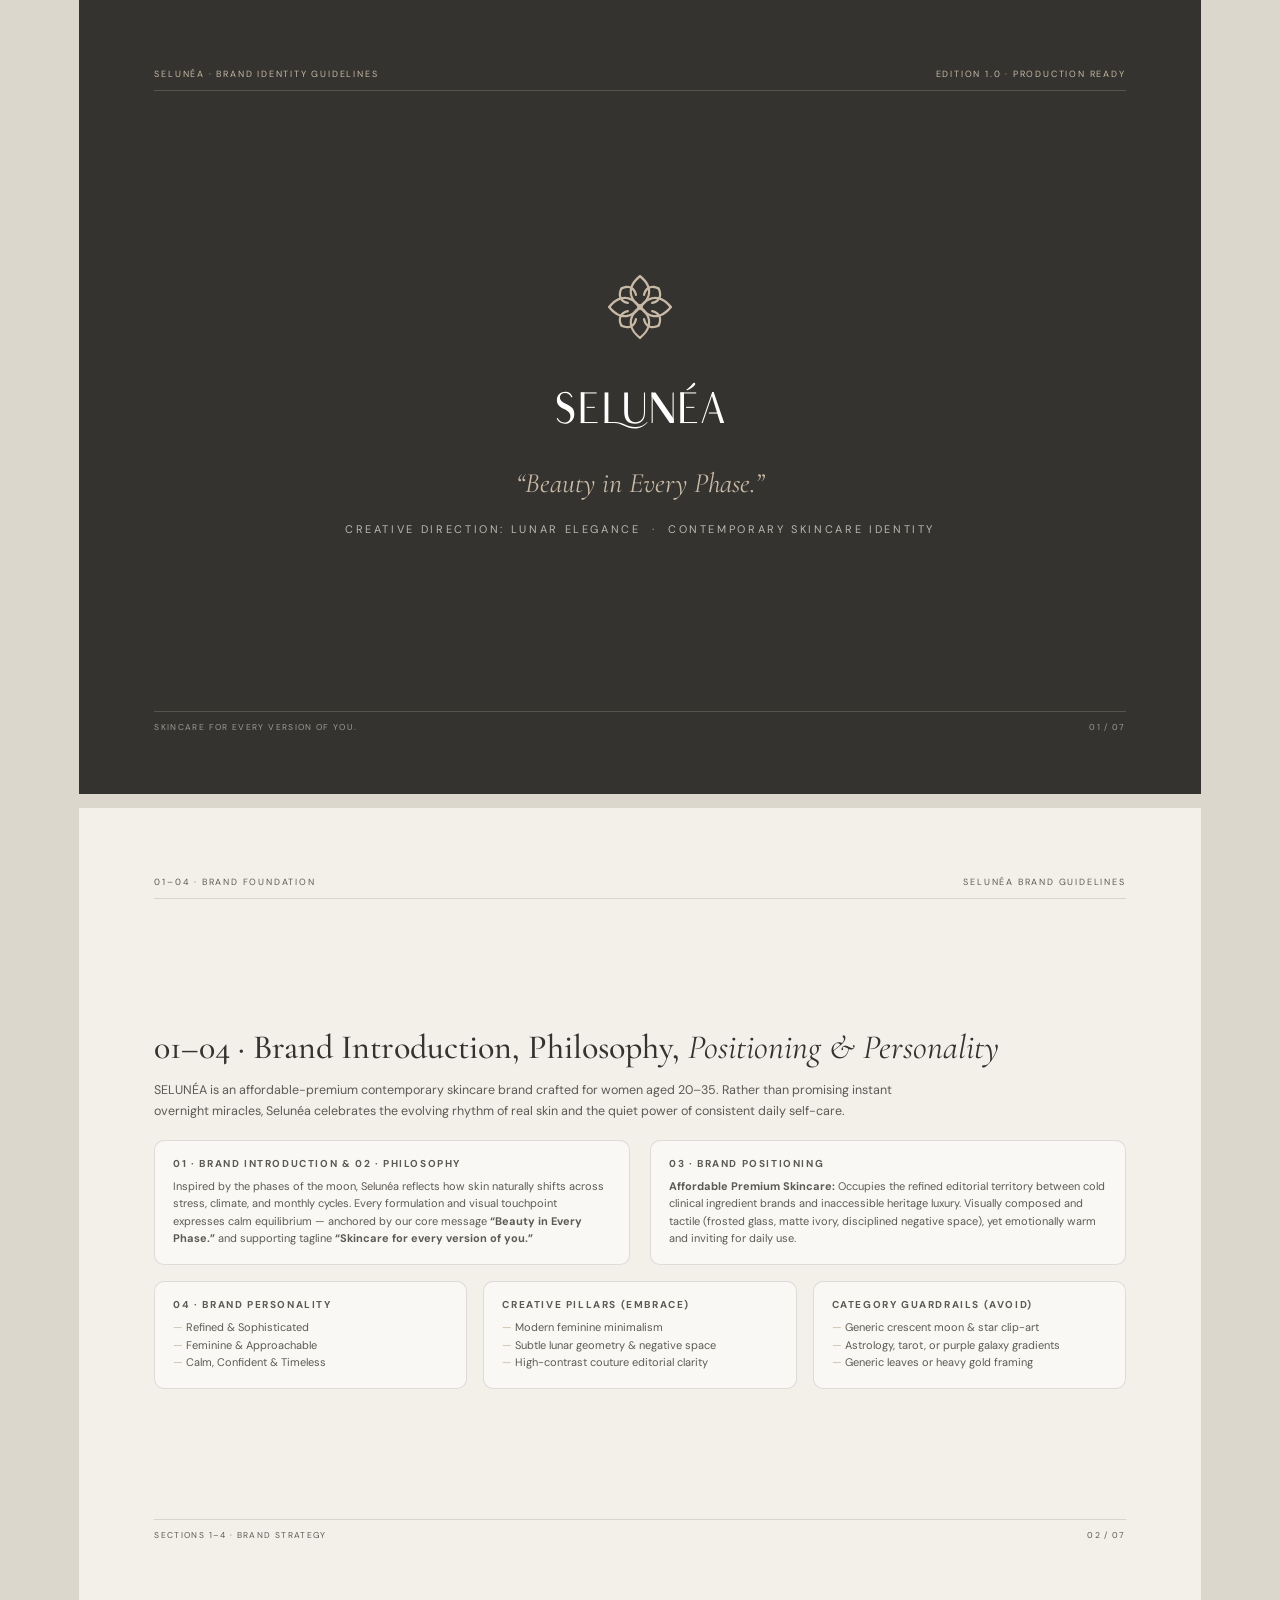
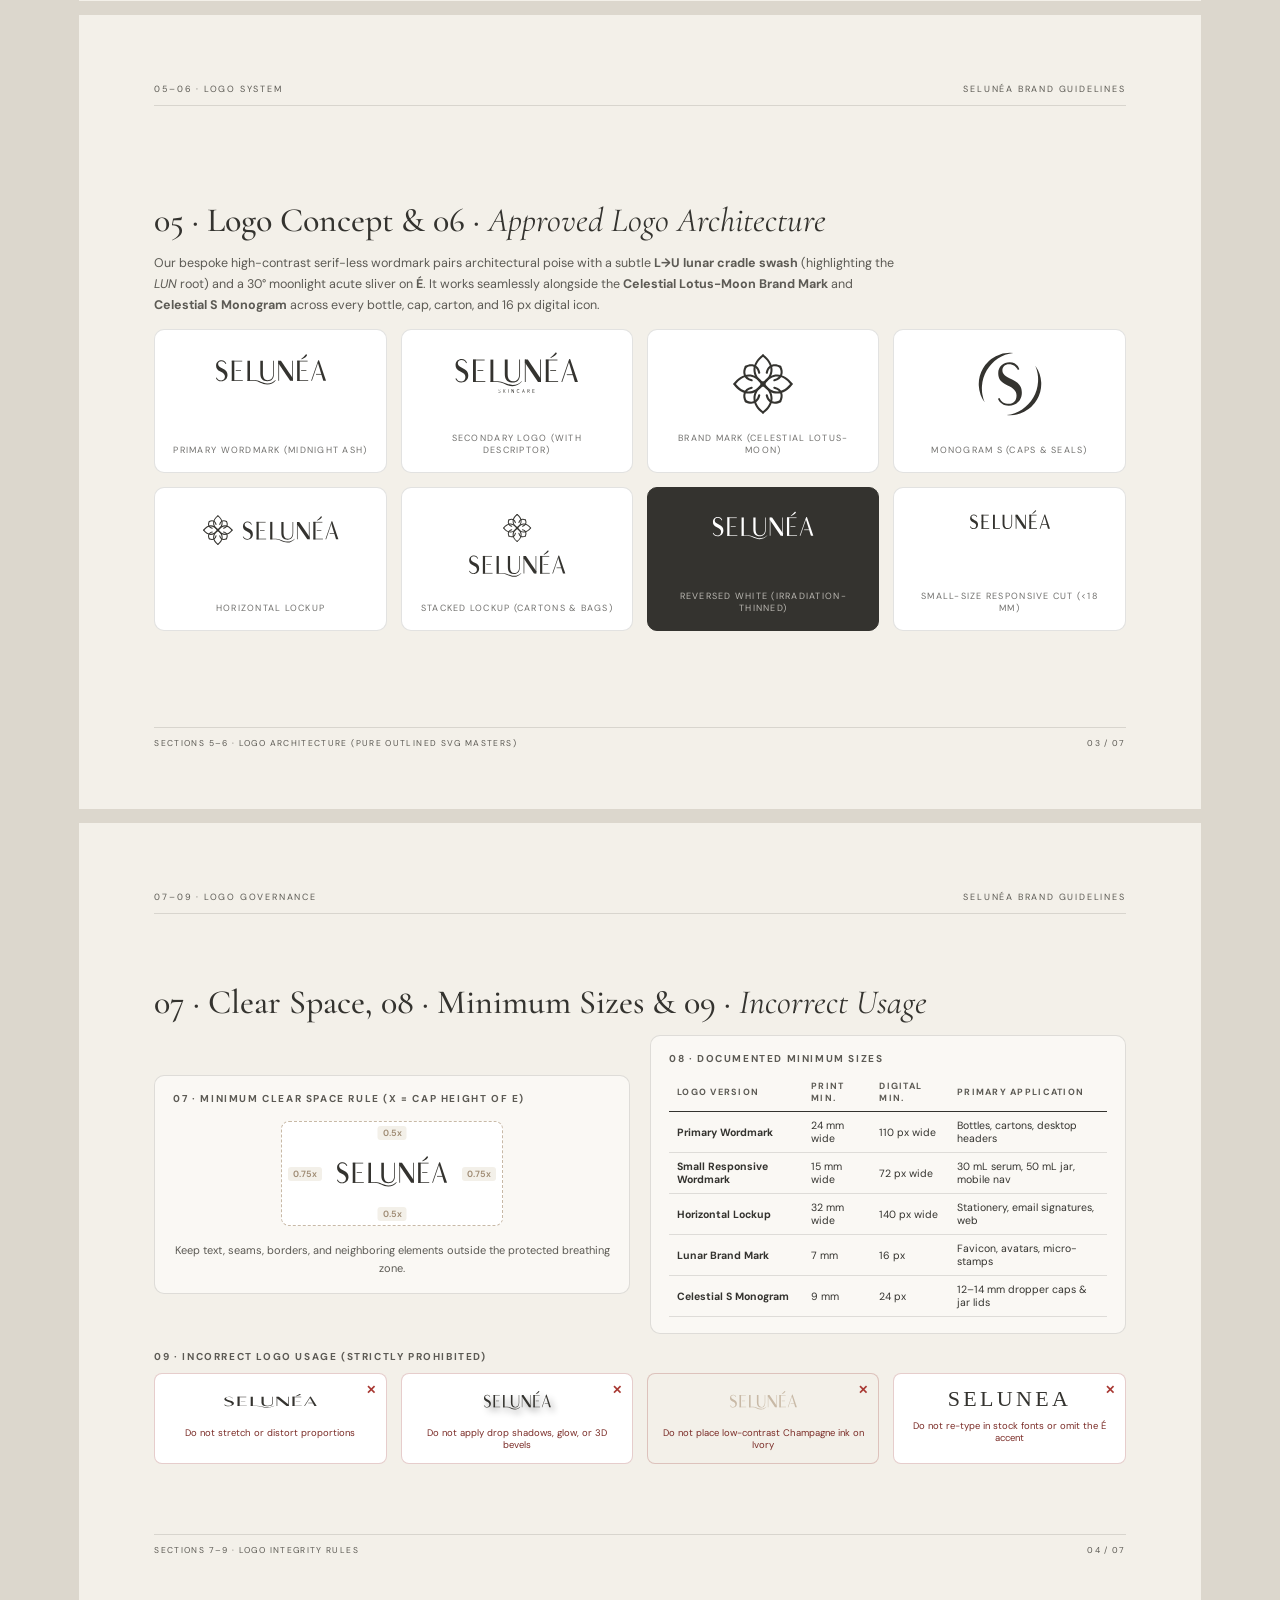
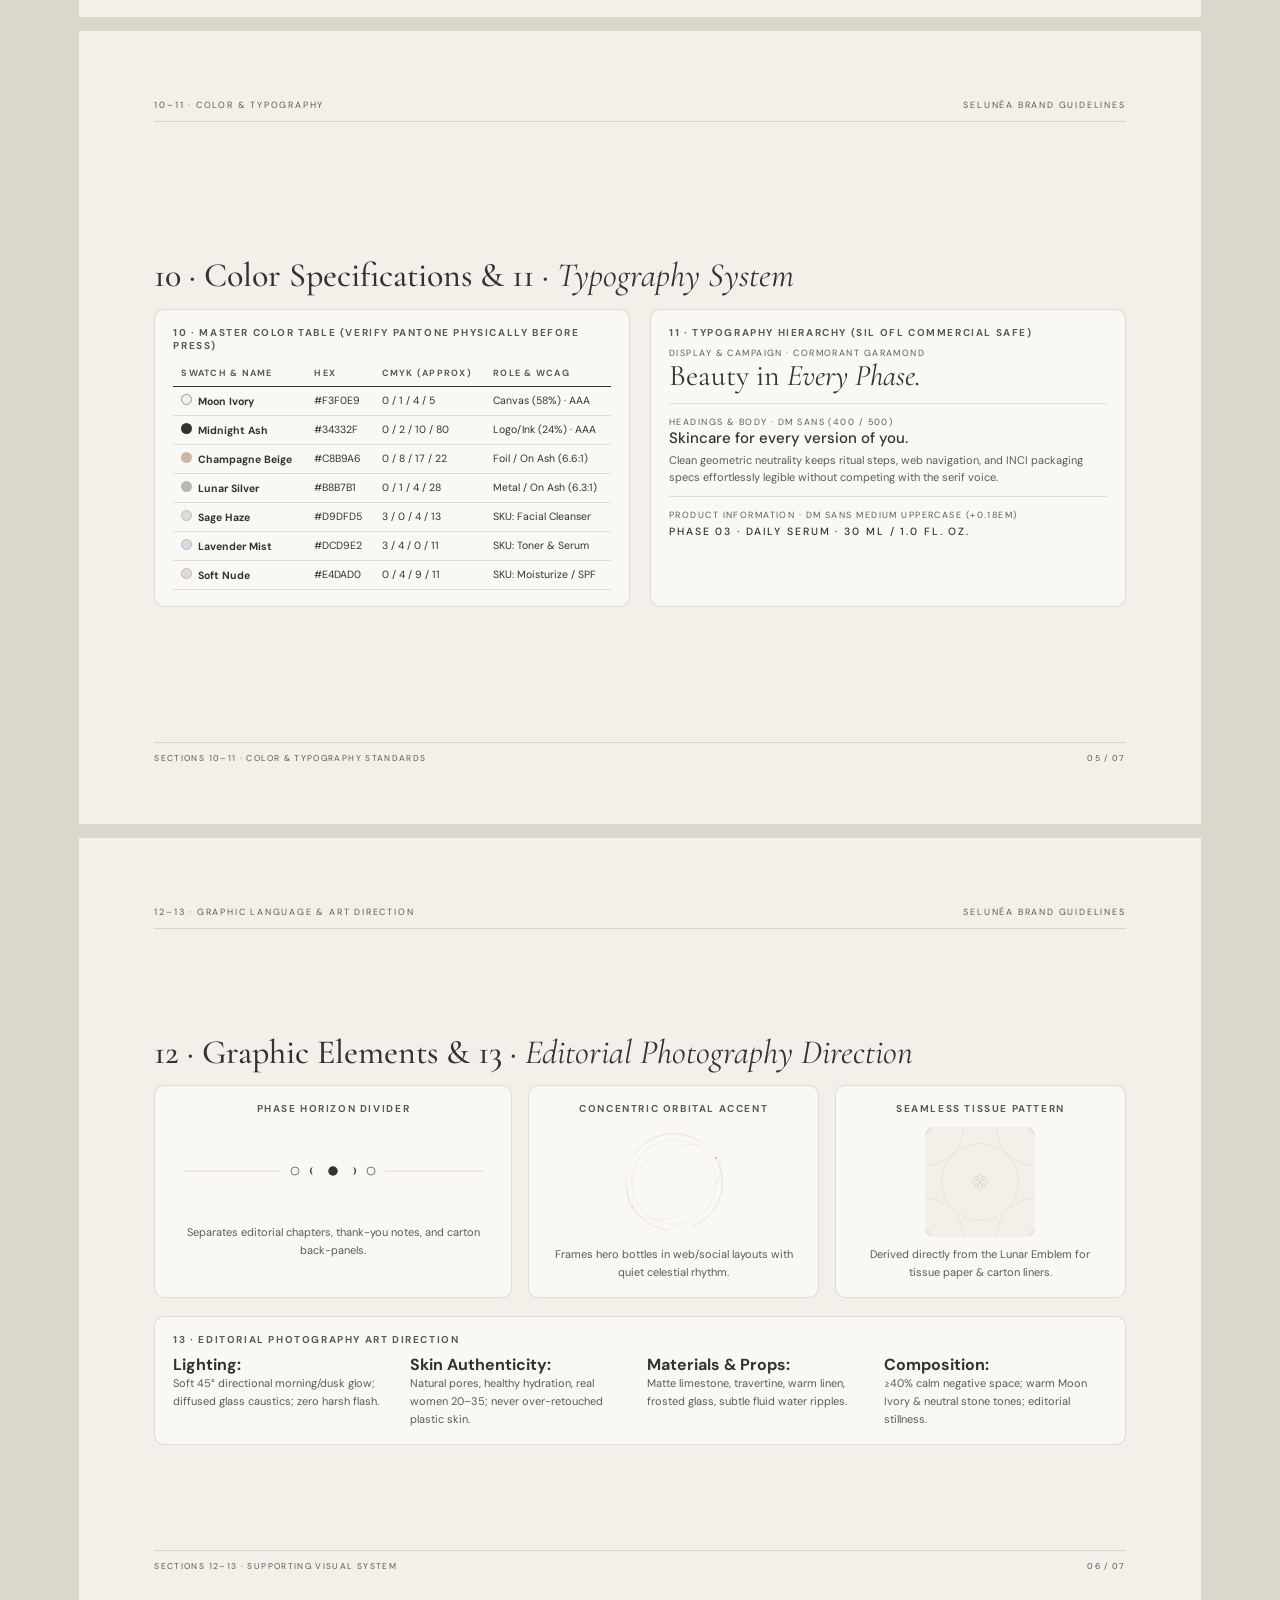
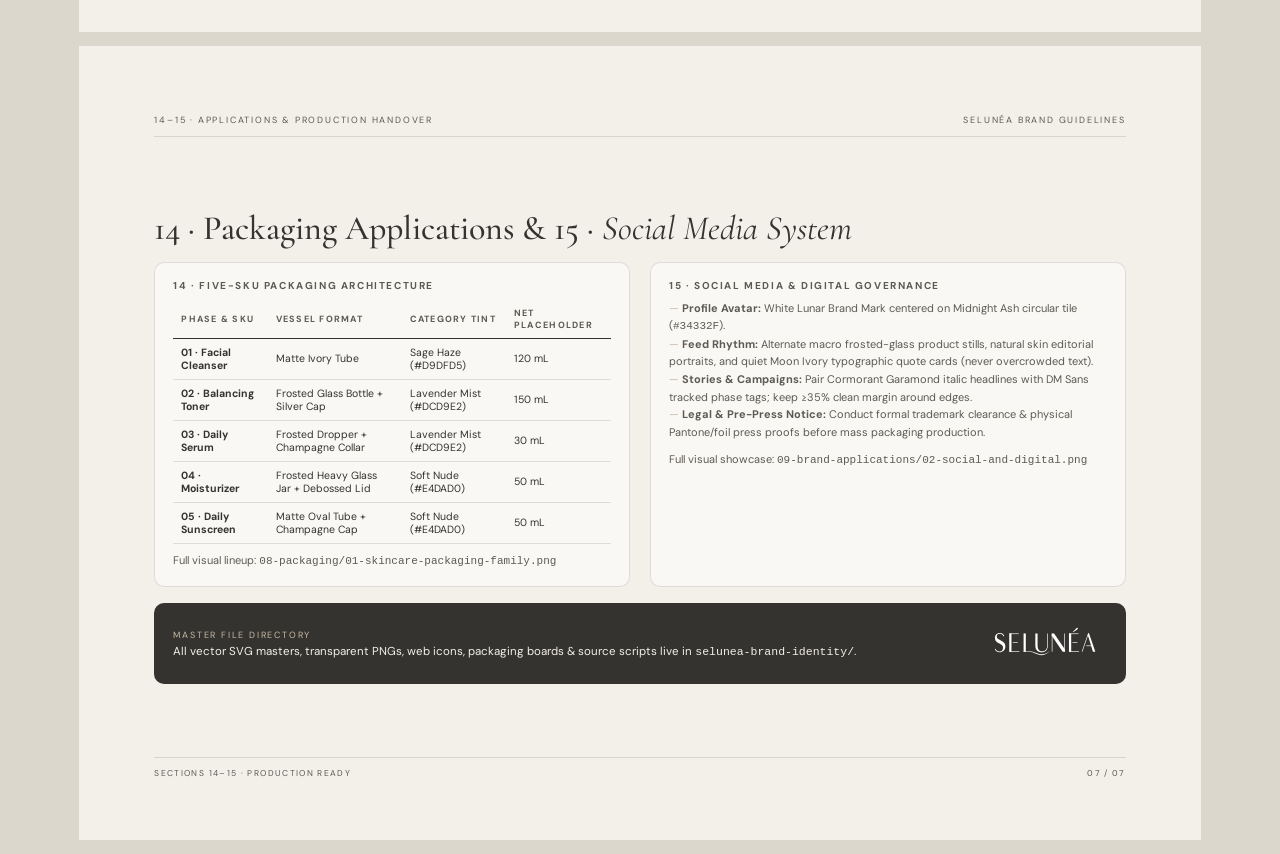
<file: 10-brand-guidelines/selunea-brand-guidelines.html>
<!DOCTYPE html>
<html lang="en">
<head>
<meta charset="UTF-8" />
<title>SELUNÉA — Brand Identity Guidelines</title>
<link rel="preconnect" href="https://fonts.googleapis.com" />
<link rel="preconnect" href="https://fonts.gstatic.com" crossorigin />
<link href="https://fonts.googleapis.com/css2?family=Cormorant+Garamond:ital,wght@0,400;0,500;0,600;1,400;1,500&family=DM+Sans:wght@400;500;600&display=swap" rel="stylesheet" />
<style>
/* SELUNÉA — Master Brand Identity Design Tokens (Lunar Elegance) */
:root {
  /* Primary Palette */
  --selunea-ivory: #F3F0E9;
  --selunea-ivory-tint: #FAF8F4;
  --selunea-ivory-deep: #E8E3D8;
  --selunea-ash: #34332F;
  --selunea-ash-soft: #5C5A54;
  --selunea-ash-deep: #242320;

  /* Secondary / Metallic Accents */
  --selunea-champagne: #C8B9A6;
  --selunea-silver: #B8B7B1;

  /* SKU Category Accents */
  --selunea-sage: #D9DFD5;       /* Facial Cleanser */
  --selunea-lavender: #DCD9E2;   /* Toner & Serum */
  --selunea-nude: #E4DAD0;       /* Moisturizer & Sunscreen */

  /* Neutrals & Hairlines */
  --selunea-white: #FFFFFF;
  --selunea-line: rgba(52, 51, 47, 0.14);
  --selunea-line-dark: rgba(200, 185, 166, 0.24);

  /* Typography */
  --font-display: 'Cormorant Garamond', Georgia, serif;
  --font-sans: 'DM Sans', -apple-system, BlinkMacSystemFont, sans-serif;

  /* Radii & Spacing */
  --radius-sm: 8px;
  --radius-md: 14px;
  --radius-lg: 20px;
}

@page { size: A4 landscape; margin: 0; }
* { box-sizing:border-box; margin:0; padding:0; }
body {
  font-family: var(--font-sans);
  color: var(--selunea-ash);
  background: #DCD7CD;
  -webkit-print-color-adjust: exact;
  print-color-adjust: exact;
}
.page {
  width: 297mm; height: 210mm;
  background: var(--selunea-ivory);
  margin: 0 auto 14px;
  padding: 18mm 20mm 16mm;
  position: relative;
  display: flex; flex-direction: column; justify-content: space-between;
  page-break-after: always;
  overflow: hidden;
}
.page-dark { background: var(--selunea-ash); color: var(--selunea-ivory); }
.p-head {
  display:flex; justify-content:space-between; align-items:center;
  padding-bottom:10px; border-bottom:1px solid var(--selunea-line);
  font-size:9px; letter-spacing:0.2em; text-transform:uppercase; color:var(--selunea-ash-soft);
}
.page-dark .p-head { border-color: var(--selunea-line-dark); color: var(--selunea-champagne); }
.p-foot {
  display:flex; justify-content:space-between; align-items:center;
  padding-top:10px; border-top:1px solid var(--selunea-line);
  font-size:8.5px; letter-spacing:0.16em; text-transform:uppercase; color:var(--selunea-ash-soft);
}
.page-dark .p-foot { border-color: var(--selunea-line-dark); color: rgba(243,240,233,0.55); }
.sec-title { font-family:var(--font-display); font-size:34px; font-weight:500; line-height:1.1; margin-bottom:14px; }
.sec-title em { font-style:italic; font-weight:400; }
.lead { font-size:12.5px; line-height:1.65; color:var(--selunea-ash-soft); max-width:740px; }
.cols2 { display:grid; grid-template-columns:1fr 1fr; gap:20px; }
.cols3 { display:grid; grid-template-columns:repeat(3,1fr); gap:16px; }
.cols4 { display:grid; grid-template-columns:repeat(4,1fr); gap:14px; }
.box { background:#FAF8F4; border:1px solid var(--selunea-line); border-radius:10px; padding:16px 18px; }
.box h3 { font-size:10px; letter-spacing:0.16em; text-transform:uppercase; color:var(--selunea-ash-soft); margin-bottom:8px; }
.box p, .box li { font-size:11px; line-height:1.6; color:var(--selunea-ash-soft); }
.box ul { list-style:none; }
.box li::before { content:'— '; color:var(--selunea-champagne); }
.logo-cell {
  background:#FFFFFF; border:1px solid var(--selunea-line); border-radius:10px;
  padding:16px; display:flex; flex-direction:column; align-items:center; justify-content:space-between;
  min-height:132px; text-align:center;
}
.logo-cell.dark { background:var(--selunea-ash); border-color:var(--selunea-ash); color:var(--selunea-ivory); }
.logo-cell span { font-size:9px; letter-spacing:0.14em; text-transform:uppercase; opacity:0.7; margin-top:10px; }
.clearspace-box {
  border: 1.5px dashed #C8B9A6; padding: 26px 42px; display:inline-block; position:relative;
  background:#FFFFFF; border-radius:8px;
}
.cs-tag { position:absolute; font-size:9px; font-weight:600; color:#9E8A72; background:#F3F0E9; padding:1px 5px; border-radius:3px; }
table.spec { width:100%; border-collapse:collapse; font-size:10.5px; }
table.spec th { text-align:left; font-size:9px; letter-spacing:0.14em; text-transform:uppercase; color:var(--selunea-ash-soft); padding:7px 8px; border-bottom:1px solid var(--selunea-ash); }
table.spec td { padding:7px 8px; border-bottom:1px solid var(--selunea-line); }
.misuse-card {
  background:#FFFFFF; border:1px solid rgba(155,58,52,0.25); border-radius:8px; padding:12px;
  text-align:center; position:relative;
}
.misuse-x {
  position:absolute; top:8px; right:10px; color:#A83832; font-weight:600; font-size:12px;
}
.misuse-card p { font-size:9.5px; color:#7A2B26; margin-top:8px; }
</style>
</head>
<body>

  <!-- PAGE 1: COVER -->
  <section class="page page-dark">
    <div class="p-head">
      <span>SELUNÉA · Brand Identity Guidelines</span>
      <span>Edition 1.0 · Production Ready</span>
    </div>
    <div style="display:flex;flex-direction:column;align-items:center;text-align:center;gap:22px;">
      <svg style="height:82px;width:82px;" xmlns="http://www.w3.org/2000/svg" viewBox="0 0 256 256" width="256" height="256" role="img">
  <g id="symbol" fill="#C8B9A6">
    <path d="M 130.85 130.2 C 163.27 88.25 198.09 99.45 221.12 130.16 A 3.6 3.6 0 0 0 226.88 125.84 C 201.91 92.55 160.73 79.75 125.15 125.8 A 3.6 3.6 0 0 0 130.85 130.2 Z"/>
    <path d="M 221.12 125.84 C 198.09 156.55 163.27 167.75 130.85 125.8 A 3.6 3.6 0 0 0 125.15 130.2 C 160.73 176.25 201.91 163.45 226.88 130.16 A 3.6 3.6 0 0 0 221.12 125.84 Z"/>
    <path d="M 125.8 130.85 C 167.75 163.27 156.55 198.09 125.84 221.12 A 3.6 3.6 0 0 0 130.16 226.88 C 163.45 201.91 176.25 160.73 130.2 125.15 A 3.6 3.6 0 0 0 125.8 130.85 Z"/>
    <path d="M 130.16 221.12 C 99.45 198.09 88.25 163.27 130.2 130.85 A 3.6 3.6 0 0 0 125.8 125.15 C 79.75 160.73 92.55 201.91 125.84 226.88 A 3.6 3.6 0 0 0 130.16 221.12 Z"/>
    <path d="M 125.15 125.8 C 92.73 167.75 57.91 156.55 34.88 125.84 A 3.6 3.6 0 0 0 29.12 130.16 C 54.09 163.45 95.27 176.25 130.85 130.2 A 3.6 3.6 0 0 0 125.15 125.8 Z"/>
    <path d="M 34.88 130.16 C 57.91 99.45 92.73 88.25 125.15 130.2 A 3.6 3.6 0 0 0 130.85 125.8 C 95.27 79.75 54.09 92.55 29.12 125.84 A 3.6 3.6 0 0 0 34.88 130.16 Z"/>
    <path d="M 130.2 125.15 C 88.25 92.73 99.45 57.91 130.16 34.88 A 3.6 3.6 0 0 0 125.84 29.12 C 92.55 54.09 79.75 95.27 125.8 130.85 A 3.6 3.6 0 0 0 130.2 125.15 Z"/>
    <path d="M 125.84 34.88 C 156.55 57.91 167.75 92.73 125.8 125.15 A 3.6 3.6 0 0 0 130.2 130.85 C 176.25 95.27 163.45 54.09 130.16 29.12 A 3.6 3.6 0 0 0 125.84 34.88 Z"/>
    <path d="M 165.4 144.24 C 188.24 149.32 191.91 167.38 182.81 184.28 A 3.6 3.6 0 0 0 189.15 187.69 C 199.85 167.82 195.04 143.45 166.96 137.21 A 3.6 3.6 0 0 0 165.4 144.24 Z"/>
    <path d="M 184.28 182.81 C 167.38 191.91 149.32 188.24 144.24 165.4 A 3.6 3.6 0 0 0 137.21 166.96 C 143.45 195.04 167.82 199.85 187.69 189.15 A 3.6 3.6 0 0 0 184.28 182.81 Z"/>
    <path d="M 111.76 165.4 C 106.68 188.24 88.62 191.91 71.72 182.81 A 3.6 3.6 0 0 0 68.31 189.15 C 88.18 199.85 112.55 195.04 118.79 166.96 A 3.6 3.6 0 0 0 111.76 165.4 Z"/>
    <path d="M 73.19 184.28 C 64.09 167.38 67.76 149.32 90.6 144.24 A 3.6 3.6 0 0 0 89.04 137.21 C 60.96 143.45 56.15 167.82 66.85 187.69 A 3.6 3.6 0 0 0 73.19 184.28 Z"/>
    <path d="M 90.6 111.76 C 67.76 106.68 64.09 88.62 73.19 71.72 A 3.6 3.6 0 0 0 66.85 68.31 C 56.15 88.18 60.96 112.55 89.04 118.79 A 3.6 3.6 0 0 0 90.6 111.76 Z"/>
    <path d="M 71.72 73.19 C 88.62 64.09 106.68 67.76 111.76 90.6 A 3.6 3.6 0 0 0 118.79 89.04 C 112.55 60.96 88.18 56.15 68.31 66.85 A 3.6 3.6 0 0 0 71.72 73.19 Z"/>
    <path d="M 144.24 90.6 C 149.32 67.76 167.38 64.09 184.28 73.19 A 3.6 3.6 0 0 0 187.69 66.85 C 167.82 56.15 143.45 60.96 137.21 89.04 A 3.6 3.6 0 0 0 144.24 90.6 Z"/>
    <path d="M 182.81 71.72 C 191.91 88.62 188.24 106.68 165.4 111.76 A 3.6 3.6 0 0 0 166.96 118.79 C 195.04 112.55 199.85 88.18 189.15 68.31 A 3.6 3.6 0 0 0 182.81 71.72 Z"/>
    <path d="M 128 119 A 9 9 0 1 1 128 137 A 9 9 0 1 1 128 119 Z"/>
  </g>
</svg>
      <svg style="height:70px;width:auto;" xmlns="http://www.w3.org/2000/svg" viewBox="0 0 755 256" width="755" height="256" role="img">
  <g id="wordmark" fill="#FFFFFF">
    <path d="M 129.7 98.24 L 125.78 100.23 C 121.41 90.29 113.35 84.16 102.15 84.16 C 90.28 84.16 83.86 91.49 83.86 100.82 C 83.86 111.34 92.52 117.84 108.87 125.23 C 128.36 134.19 136.42 144.05 136.42 161.52 C 136.42 182.8 120.74 196.46 101.25 196.46 C 87.36 196.46 76.84 189.3 71.91 177.65 L 76.05 175.55 C 80.42 185.94 89.16 191.84 101.48 191.84 C 114.24 191.84 122.22 182.69 122.22 168.91 C 122.22 156.14 113.57 148.98 96.77 141.36 C 79.52 133.52 72.8 124.11 72.8 109.33 C 72.8 90.74 86.47 79.54 103.72 79.54 C 116.48 79.54 125.44 86.48 129.7 98.24 Z"/>
    <path d="M 159.94 82 L 173.6 82 L 173.6 194 L 159.94 194 Z"/>
    <path d="M 159.94 82 L 218.18 82 L 218.18 85.86 L 159.94 85.86 Z"/>
    <path d="M 159.94 190.14 L 221.54 190.14 L 221.54 194 L 159.94 194 Z"/>
    <path d="M 181.44 134.64 L 211.46 134.64 L 211.46 138.5 L 181.44 138.5 Z"/>
    <path d="M 247.3 82 L 260.96 82 L 260.96 194 L 247.3 194 Z"/>
    <path d="M 247.3 190.14 L 285.38 190.14 C 312.26 190.14 330.18 208.56 358.18 208.56 C 377.78 208.56 392.9 200.5 402.98 189.74 L 404.55 191.2 C 393.46 204.3 377.78 214.38 357.62 214.38 C 327.38 214.38 308.34 194 283.14 194 L 247.3 194 Z"/>
    <path d="M 318.98 82 L 332.64 82 L 332.64 153.68 C 332.64 177.2 342.16 191.14 359.86 191.14 C 379.96 191.14 391.16 177.76 391.16 153.68 L 391.16 82 L 395.14 82 L 395.14 153.68 C 395.14 182.8 381.7 196.46 358.18 196.46 C 332.98 196.46 318.98 183.36 318.98 153.68 Z"/>
    <path d="M 419.22 82 L 423.2 82 L 423.2 194 L 419.22 194 Z"/>
    <path d="M 495.88 82 L 499.86 82 L 499.86 194 L 495.88 194 Z"/>
    <path d="M 419.22 82 L 433.33 82 L 499.86 179.44 L 499.86 194 L 485.75 194 L 419.22 96.56 Z"/>
    <path d="M 523.94 82 L 537.6 82 L 537.6 194 L 523.94 194 Z"/>
    <path d="M 523.94 82 L 582.18 82 L 582.18 85.86 L 523.94 85.86 Z"/>
    <path d="M 523.94 190.14 L 585.54 190.14 L 585.54 194 L 523.94 194 Z"/>
    <path d="M 545.44 134.64 L 575.46 134.64 L 575.46 138.5 L 545.44 138.5 Z"/>
    <path d="M 547.46 71.36 C 555.3 64.98 563.7 57.58 570.98 48.4 C 573.67 45.04 578.6 46.38 578.82 50.86 C 579.04 55.79 566.05 67.22 549.92 73.71 C 547.68 74.61 545.89 72.82 547.46 71.36 Z"/>
    <path d="M 640.76 80.21 L 644.79 80.21 L 606.01 194 L 601.78 194 Z"/>
    <path d="M 640.76 80.21 L 646.13 80.21 L 684.66 194 L 670.12 194 L 639.19 93.65 Z"/>
    <path d="M 628.7 155.36 L 662.69 155.36 L 662.69 159.34 L 628.7 159.34 Z"/>
  </g>
</svg>
      <div style="font-family:var(--font-display);font-style:italic;font-size:28px;color:#C8B9A6;margin-top:4px;">“Beauty in Every Phase.”</div>
      <div style="font-size:11px;letter-spacing:0.24em;text-transform:uppercase;color:rgba(243,240,233,0.7);">
        Creative Direction: Lunar Elegance &nbsp;·&nbsp; Contemporary Skincare Identity
      </div>
    </div>
    <div class="p-foot">
      <span>Skincare for every version of you.</span>
      <span>01 / 07</span>
    </div>
  </section>

  <!-- PAGE 2: SECTIONS 1–4 (BRAND STRATEGY) -->
  <section class="page">
    <div class="p-head"><span>01–04 · Brand Foundation</span><span>SELUNÉA Brand Guidelines</span></div>
    <div>
      <h2 class="sec-title">01–04 · Brand Introduction, Philosophy, <em>Positioning &amp; Personality</em></h2>
      <p class="lead" style="margin-bottom:18px;">
        SELUNÉA is an affordable-premium contemporary skincare brand crafted for women aged 20–35. Rather than promising instant overnight miracles, Selunéa celebrates the evolving rhythm of real skin and the quiet power of consistent daily self-care.
      </p>
      <div class="cols2" style="margin-bottom:16px;">
        <div class="box">
          <h3>01 · Brand Introduction &amp; 02 · Philosophy</h3>
          <p>Inspired by the phases of the moon, Selunéa reflects how skin naturally shifts across stress, climate, and monthly cycles. Every formulation and visual touchpoint expresses calm equilibrium — anchored by our core message <b>“Beauty in Every Phase.”</b> and supporting tagline <b>“Skincare for every version of you.”</b></p>
        </div>
        <div class="box">
          <h3>03 · Brand Positioning</h3>
          <p><b>Affordable Premium Skincare:</b> Occupies the refined editorial territory between cold clinical ingredient brands and inaccessible heritage luxury. Visually composed and tactile (frosted glass, matte ivory, disciplined negative space), yet emotionally warm and inviting for daily use.</p>
        </div>
      </div>
      <div class="cols3">
        <div class="box">
          <h3>04 · Brand Personality</h3>
          <ul>
            <li>Refined &amp; Sophisticated</li>
            <li>Feminine &amp; Approachable</li>
            <li>Calm, Confident &amp; Timeless</li>
          </ul>
        </div>
        <div class="box">
          <h3>Creative Pillars (Embrace)</h3>
          <ul>
            <li>Modern feminine minimalism</li>
            <li>Subtle lunar geometry &amp; negative space</li>
            <li>High-contrast couture editorial clarity</li>
          </ul>
        </div>
        <div class="box">
          <h3>Category Guardrails (Avoid)</h3>
          <ul>
            <li>Generic crescent moon &amp; star clip-art</li>
            <li>Astrology, tarot, or purple galaxy gradients</li>
            <li>Generic leaves or heavy gold framing</li>
          </ul>
        </div>
      </div>
    </div>
    <div class="p-foot"><span>Sections 1–4 · Brand Strategy</span><span>02 / 07</span></div>
  </section>

  <!-- PAGE 3: SECTIONS 5–6 (LOGO CONCEPT & COMPLETE VARIATIONS) -->
  <section class="page">
    <div class="p-head"><span>05–06 · Logo System</span><span>SELUNÉA Brand Guidelines</span></div>
    <div>
      <h2 class="sec-title">05 · Logo Concept &amp; 06 · <em>Approved Logo Architecture</em></h2>
      <p class="lead" style="margin-bottom:14px;">
        Our bespoke high-contrast serif-less wordmark pairs architectural poise with a subtle <b>L→U lunar cradle swash</b> (highlighting the <em>LUN</em> root) and a 30° moonlight acute sliver on <b>É</b>. It works seamlessly alongside the <b>Celestial Lotus-Moon Brand Mark</b> and <b>Celestial S Monogram</b> across every bottle, cap, carton, and 16 px digital icon.
      </p>
      <div class="cols4" style="margin-bottom:14px;">
        <div class="logo-cell"><svg style="height:46px;width:auto;" xmlns="http://www.w3.org/2000/svg" viewBox="0 0 755 256" width="755" height="256" role="img">
  <g id="wordmark" fill="#34332F">
    <path d="M 129.7 98.24 L 125.67 100.37 C 121.41 90.51 113.35 84.46 102.15 84.46 C 90.28 84.46 84 91.63 84 100.82 C 84 111.34 92.52 117.84 108.87 125.23 C 128.36 134.19 136.42 144.05 136.42 161.52 C 136.42 182.8 120.74 196.46 101.25 196.46 C 87.36 196.46 76.84 189.3 71.91 177.65 L 76.16 175.41 C 80.42 185.71 89.16 191.54 101.48 191.54 C 114.24 191.54 122.08 182.58 122.08 168.91 C 122.08 156.14 113.57 148.98 96.77 141.36 C 79.52 133.52 72.8 124.11 72.8 109.33 C 72.8 90.74 86.47 79.54 103.72 79.54 C 116.48 79.54 125.44 86.48 129.7 98.24 Z"/>
    <path d="M 159.94 82 L 174.28 82 L 174.28 194 L 159.94 194 Z"/>
    <path d="M 159.94 82 L 218.18 82 L 218.18 86.14 L 159.94 86.14 Z"/>
    <path d="M 159.94 189.86 L 221.54 189.86 L 221.54 194 L 159.94 194 Z"/>
    <path d="M 182.12 134.64 L 211.46 134.64 L 211.46 138.78 L 182.12 138.78 Z"/>
    <path d="M 247.3 82 L 261.64 82 L 261.64 194 L 247.3 194 Z"/>
    <path d="M 247.3 189.86 L 285.38 189.86 C 312.26 189.86 330.18 208.56 358.18 208.56 C 377.78 208.56 392.9 200.5 402.98 189.74 L 404.55 191.31 C 393.46 204.3 377.78 214.69 357.62 214.69 C 327.38 214.69 308.34 194 283.14 194 L 247.3 194 Z"/>
    <path d="M 318.98 82 L 333.32 82 L 333.32 153.68 C 333.32 177.2 342.84 190.86 359.86 190.86 C 379.68 190.86 390.88 177.76 390.88 153.68 L 390.88 82 L 395.14 82 L 395.14 153.68 C 395.14 182.8 381.7 196.46 358.18 196.46 C 332.98 196.46 318.98 183.36 318.98 153.68 Z"/>
    <path d="M 419.22 82 L 423.48 82 L 423.48 194 L 419.22 194 Z"/>
    <path d="M 495.6 82 L 499.86 82 L 499.86 194 L 495.6 194 Z"/>
    <path d="M 419.22 82 L 434 82 L 499.86 179.44 L 499.86 194 L 485.08 194 L 419.22 96.56 Z"/>
    <path d="M 523.94 82 L 538.28 82 L 538.28 194 L 523.94 194 Z"/>
    <path d="M 523.94 82 L 582.18 82 L 582.18 86.14 L 523.94 86.14 Z"/>
    <path d="M 523.94 189.86 L 585.54 189.86 L 585.54 194 L 523.94 194 Z"/>
    <path d="M 546.12 134.64 L 575.46 134.64 L 575.46 138.78 L 546.12 138.78 Z"/>
    <path d="M 547.46 71.36 C 555.3 64.98 563.7 57.58 570.98 48.4 C 573.67 45.04 578.6 46.38 578.82 50.86 C 579.04 55.79 566.05 67.22 549.92 73.71 C 547.68 74.61 545.89 72.82 547.46 71.36 Z"/>
    <path d="M 640.76 80.21 L 644.79 80.21 L 606.31 194 L 601.78 194 Z"/>
    <path d="M 640.76 80.21 L 646.13 80.21 L 684.66 194 L 669.4 194 L 639.19 93.65 Z"/>
    <path d="M 628.9 155.36 L 662.25 155.36 L 662.25 159.62 L 628.9 159.62 Z"/>
  </g>
</svg><span>Primary Wordmark (Midnight Ash)</span></div>
        <div class="logo-cell"><svg style="height:56px;width:auto;" xmlns="http://www.w3.org/2000/svg" viewBox="0 0 755 280" width="755" height="280" role="img">
  <g id="wordmark" fill="#34332F">
    <path d="M 129.7 84.24 L 125.67 86.37 C 121.41 76.51 113.35 70.46 102.15 70.46 C 90.28 70.46 84 77.63 84 86.82 C 84 97.34 92.52 103.84 108.87 111.23 C 128.36 120.19 136.42 130.05 136.42 147.52 C 136.42 168.8 120.74 182.46 101.25 182.46 C 87.36 182.46 76.84 175.3 71.91 163.65 L 76.16 161.41 C 80.42 171.71 89.16 177.54 101.48 177.54 C 114.24 177.54 122.08 168.58 122.08 154.91 C 122.08 142.14 113.57 134.98 96.77 127.36 C 79.52 119.52 72.8 110.11 72.8 95.33 C 72.8 76.74 86.47 65.54 103.72 65.54 C 116.48 65.54 125.44 72.48 129.7 84.24 Z"/>
    <path d="M 159.94 68 L 174.28 68 L 174.28 180 L 159.94 180 Z"/>
    <path d="M 159.94 68 L 218.18 68 L 218.18 72.14 L 159.94 72.14 Z"/>
    <path d="M 159.94 175.86 L 221.54 175.86 L 221.54 180 L 159.94 180 Z"/>
    <path d="M 182.12 120.64 L 211.46 120.64 L 211.46 124.78 L 182.12 124.78 Z"/>
    <path d="M 247.3 68 L 261.64 68 L 261.64 180 L 247.3 180 Z"/>
    <path d="M 247.3 175.86 L 285.38 175.86 C 312.26 175.86 330.18 194.56 358.18 194.56 C 377.78 194.56 392.9 186.5 402.98 175.74 L 404.55 177.31 C 393.46 190.3 377.78 200.69 357.62 200.69 C 327.38 200.69 308.34 180 283.14 180 L 247.3 180 Z"/>
    <path d="M 318.98 68 L 333.32 68 L 333.32 139.68 C 333.32 163.2 342.84 176.86 359.86 176.86 C 379.68 176.86 390.88 163.76 390.88 139.68 L 390.88 68 L 395.14 68 L 395.14 139.68 C 395.14 168.8 381.7 182.46 358.18 182.46 C 332.98 182.46 318.98 169.36 318.98 139.68 Z"/>
    <path d="M 419.22 68 L 423.48 68 L 423.48 180 L 419.22 180 Z"/>
    <path d="M 495.6 68 L 499.86 68 L 499.86 180 L 495.6 180 Z"/>
    <path d="M 419.22 68 L 434 68 L 499.86 165.44 L 499.86 180 L 485.08 180 L 419.22 82.56 Z"/>
    <path d="M 523.94 68 L 538.28 68 L 538.28 180 L 523.94 180 Z"/>
    <path d="M 523.94 68 L 582.18 68 L 582.18 72.14 L 523.94 72.14 Z"/>
    <path d="M 523.94 175.86 L 585.54 175.86 L 585.54 180 L 523.94 180 Z"/>
    <path d="M 546.12 120.64 L 575.46 120.64 L 575.46 124.78 L 546.12 124.78 Z"/>
    <path d="M 547.46 57.36 C 555.3 50.98 563.7 43.58 570.98 34.4 C 573.67 31.04 578.6 32.38 578.82 36.86 C 579.04 41.79 566.05 53.22 549.92 59.71 C 547.68 60.61 545.89 58.82 547.46 57.36 Z"/>
    <path d="M 640.76 66.21 L 644.79 66.21 L 606.31 180 L 601.78 180 Z"/>
    <path d="M 640.76 66.21 L 646.13 66.21 L 684.66 180 L 669.4 180 L 639.19 79.65 Z"/>
    <path d="M 628.9 141.36 L 662.25 141.36 L 662.25 145.62 L 628.9 145.62 Z"/>
  </g>
  <g id="descriptor" fill="#34332F">
    <path d="M 296.73 219.6 C 295.92 217.62 294.3 216.81 292.4 216.81 C 290.25 216.81 289.07 218.07 289.07 219.78 C 289.07 221.49 290.43 222.48 292.94 223.56 C 295.92 224.82 297.44 226.35 297.44 229.14 C 297.44 232.38 295.01 234.36 292.05 234.36 C 289.62 234.36 288 233.19 287.27 231.21 L 289.07 230.31 C 289.7 231.84 290.78 232.65 292.23 232.65 C 294.2 232.65 295.46 231.21 295.46 229.23 C 295.46 227.25 294.2 226.17 291.77 225.09 C 288.89 223.83 287.37 222.39 287.37 219.87 C 287.37 217.35 289.44 215.64 292.4 215.64 C 294.83 215.64 296.63 216.81 297.81 218.7 Z"/>
    <path d="M 311.84 216 L 313.91 216 L 313.91 234 L 311.84 234 Z"/>
    <path d="M 313.82 224.64 L 320.21 216 L 322.55 216 L 315.8 224.46 L 322.91 234 L 320.39 234 L 314.36 225.72 L 313.82 227.16 Z"/>
    <path d="M 337.05 216 L 339.12 216 L 339.12 234 L 337.05 234 Z"/>
    <path d="M 353.15 216 L 355.22 216 L 355.22 234 L 353.15 234 Z"/>
    <path d="M 362.96 216 L 365.03 216 L 365.03 234 L 362.96 234 Z"/>
    <path d="M 353.15 216 L 355.31 216 L 365.03 231.48 L 365.03 234 L 362.88 234 L 353.15 218.52 Z"/>
    <path d="M 390.41 219.96 C 389.43 218.16 387.71 217.26 385.64 217.26 C 382.58 217.26 381.14 219.87 381.14 225 C 381.14 230.13 382.58 232.74 385.64 232.74 C 387.71 232.74 389.43 231.84 390.41 230.04 L 392.03 231.03 C 390.69 233.28 388.44 234.4 385.56 234.4 C 381.41 234.4 379.07 230.94 379.07 225 C 379.07 219.06 381.41 215.6 385.56 215.6 C 388.44 215.6 390.69 216.72 392.03 218.97 Z"/>
    <path d="M 411.15 215.73 L 413.24 215.73 L 418.31 234 L 416.12 234 L 412.19 218.7 L 408.27 234 L 406.07 234 Z"/>
    <path d="M 408.69 227.52 L 415.7 227.52 L 415.7 229.41 L 408.69 229.41 Z"/>
    <path fill-rule="evenodd" d="M 432.36 216 L 438.48 216 C 441.72 216 443.43 217.98 443.43 221.04 C 443.43 223.74 441.99 225.54 439.47 225.99 L 443.88 234 L 441.44 234 L 437.4 226.17 L 434.43 226.17 L 434.43 234 L 432.36 234 Z M 434.43 217.89 L 434.43 224.37 L 438.3 224.37 C 440.37 224.37 441.36 223.11 441.36 221.13 C 441.36 219.15 440.37 217.89 438.3 217.89 Z"/>
    <path d="M 457.91 216 L 459.98 216 L 459.98 234 L 457.91 234 Z"/>
    <path d="M 457.91 216 L 467.63 216 L 467.63 217.89 L 457.91 217.89 Z"/>
    <path d="M 457.91 224.01 L 466.37 224.01 L 466.37 225.9 L 457.91 225.9 Z"/>
    <path d="M 457.91 232.11 L 467.99 232.11 L 467.99 234 L 457.91 234 Z"/>
  </g>
</svg><span>Secondary Logo (With Descriptor)</span></div>
        <div class="logo-cell"><svg style="height:76px;width:76px;" xmlns="http://www.w3.org/2000/svg" viewBox="0 0 256 256" width="256" height="256" role="img">
  <g id="symbol" fill="#34332F">
    <path d="M 130.85 130.2 C 163.27 88.25 198.09 99.45 221.12 130.16 A 3.6 3.6 0 0 0 226.88 125.84 C 201.91 92.55 160.73 79.75 125.15 125.8 A 3.6 3.6 0 0 0 130.85 130.2 Z"/>
    <path d="M 221.12 125.84 C 198.09 156.55 163.27 167.75 130.85 125.8 A 3.6 3.6 0 0 0 125.15 130.2 C 160.73 176.25 201.91 163.45 226.88 130.16 A 3.6 3.6 0 0 0 221.12 125.84 Z"/>
    <path d="M 125.8 130.85 C 167.75 163.27 156.55 198.09 125.84 221.12 A 3.6 3.6 0 0 0 130.16 226.88 C 163.45 201.91 176.25 160.73 130.2 125.15 A 3.6 3.6 0 0 0 125.8 130.85 Z"/>
    <path d="M 130.16 221.12 C 99.45 198.09 88.25 163.27 130.2 130.85 A 3.6 3.6 0 0 0 125.8 125.15 C 79.75 160.73 92.55 201.91 125.84 226.88 A 3.6 3.6 0 0 0 130.16 221.12 Z"/>
    <path d="M 125.15 125.8 C 92.73 167.75 57.91 156.55 34.88 125.84 A 3.6 3.6 0 0 0 29.12 130.16 C 54.09 163.45 95.27 176.25 130.85 130.2 A 3.6 3.6 0 0 0 125.15 125.8 Z"/>
    <path d="M 34.88 130.16 C 57.91 99.45 92.73 88.25 125.15 130.2 A 3.6 3.6 0 0 0 130.85 125.8 C 95.27 79.75 54.09 92.55 29.12 125.84 A 3.6 3.6 0 0 0 34.88 130.16 Z"/>
    <path d="M 130.2 125.15 C 88.25 92.73 99.45 57.91 130.16 34.88 A 3.6 3.6 0 0 0 125.84 29.12 C 92.55 54.09 79.75 95.27 125.8 130.85 A 3.6 3.6 0 0 0 130.2 125.15 Z"/>
    <path d="M 125.84 34.88 C 156.55 57.91 167.75 92.73 125.8 125.15 A 3.6 3.6 0 0 0 130.2 130.85 C 176.25 95.27 163.45 54.09 130.16 29.12 A 3.6 3.6 0 0 0 125.84 34.88 Z"/>
    <path d="M 165.4 144.24 C 188.24 149.32 191.91 167.38 182.81 184.28 A 3.6 3.6 0 0 0 189.15 187.69 C 199.85 167.82 195.04 143.45 166.96 137.21 A 3.6 3.6 0 0 0 165.4 144.24 Z"/>
    <path d="M 184.28 182.81 C 167.38 191.91 149.32 188.24 144.24 165.4 A 3.6 3.6 0 0 0 137.21 166.96 C 143.45 195.04 167.82 199.85 187.69 189.15 A 3.6 3.6 0 0 0 184.28 182.81 Z"/>
    <path d="M 111.76 165.4 C 106.68 188.24 88.62 191.91 71.72 182.81 A 3.6 3.6 0 0 0 68.31 189.15 C 88.18 199.85 112.55 195.04 118.79 166.96 A 3.6 3.6 0 0 0 111.76 165.4 Z"/>
    <path d="M 73.19 184.28 C 64.09 167.38 67.76 149.32 90.6 144.24 A 3.6 3.6 0 0 0 89.04 137.21 C 60.96 143.45 56.15 167.82 66.85 187.69 A 3.6 3.6 0 0 0 73.19 184.28 Z"/>
    <path d="M 90.6 111.76 C 67.76 106.68 64.09 88.62 73.19 71.72 A 3.6 3.6 0 0 0 66.85 68.31 C 56.15 88.18 60.96 112.55 89.04 118.79 A 3.6 3.6 0 0 0 90.6 111.76 Z"/>
    <path d="M 71.72 73.19 C 88.62 64.09 106.68 67.76 111.76 90.6 A 3.6 3.6 0 0 0 118.79 89.04 C 112.55 60.96 88.18 56.15 68.31 66.85 A 3.6 3.6 0 0 0 71.72 73.19 Z"/>
    <path d="M 144.24 90.6 C 149.32 67.76 167.38 64.09 184.28 73.19 A 3.6 3.6 0 0 0 187.69 66.85 C 167.82 56.15 143.45 60.96 137.21 89.04 A 3.6 3.6 0 0 0 144.24 90.6 Z"/>
    <path d="M 182.81 71.72 C 191.91 88.62 188.24 106.68 165.4 111.76 A 3.6 3.6 0 0 0 166.96 118.79 C 195.04 112.55 199.85 88.18 189.15 68.31 A 3.6 3.6 0 0 0 182.81 71.72 Z"/>
    <path d="M 128 119 A 9 9 0 1 1 128 137 A 9 9 0 1 1 128 119 Z"/>
  </g>
</svg><span>Brand Mark (Celestial Lotus-Moon)</span></div>
        <div class="logo-cell"><svg style="height:76px;width:76px;" xmlns="http://www.w3.org/2000/svg" viewBox="0 0 256 256" width="256" height="256" role="img">
  <g id="monogram" fill="#34332F">
    <path d="M 42.85 189.86 A 105.25 105.25 0 0 1 139 23.33 A 120.39 120.39 0 0 0 42.85 189.86 Z"/>
    <path d="M 213.15 66.14 A 105.25 105.25 0 0 1 117 232.67 A 120.39 120.39 0 0 0 213.15 66.14 Z"/>
    <path d="M 159.5 78.3 L 154.46 80.96 C 149.14 68.64 139.06 61.08 125.06 61.08 C 110.22 61.08 102.38 70.04 102.38 81.52 C 102.38 94.68 113.02 102.8 133.46 112.04 C 157.82 123.24 167.9 135.56 167.9 157.4 C 167.9 184 148.3 201.08 123.94 201.08 C 106.58 201.08 93.42 192.12 87.26 177.56 L 92.58 174.76 C 97.9 187.64 108.82 194.92 124.22 194.92 C 140.18 194.92 149.98 183.72 149.98 166.64 C 149.98 150.68 139.34 141.72 118.34 132.2 C 96.78 122.4 88.38 110.64 88.38 92.16 C 88.38 68.92 105.46 54.92 127.02 54.92 C 142.98 54.92 154.18 63.6 159.5 78.3 Z"/>
  </g>
</svg><span>Monogram S (Caps &amp; Seals)</span></div>
      </div>
      <div class="cols4">
        <div class="logo-cell"><svg style="height:52px;width:auto;" xmlns="http://www.w3.org/2000/svg" viewBox="0 0 764 256" width="764" height="256" role="img">
  <g id="symbol" fill="#34332F" transform="translate(29.14 35.14) scale(0.73)">
    <path d="M 130.85 130.2 C 163.27 88.25 198.09 99.45 221.12 130.16 A 3.6 3.6 0 0 0 226.88 125.84 C 201.91 92.55 160.73 79.75 125.15 125.8 A 3.6 3.6 0 0 0 130.85 130.2 Z"/>
    <path d="M 221.12 125.84 C 198.09 156.55 163.27 167.75 130.85 125.8 A 3.6 3.6 0 0 0 125.15 130.2 C 160.73 176.25 201.91 163.45 226.88 130.16 A 3.6 3.6 0 0 0 221.12 125.84 Z"/>
    <path d="M 125.8 130.85 C 167.75 163.27 156.55 198.09 125.84 221.12 A 3.6 3.6 0 0 0 130.16 226.88 C 163.45 201.91 176.25 160.73 130.2 125.15 A 3.6 3.6 0 0 0 125.8 130.85 Z"/>
    <path d="M 130.16 221.12 C 99.45 198.09 88.25 163.27 130.2 130.85 A 3.6 3.6 0 0 0 125.8 125.15 C 79.75 160.73 92.55 201.91 125.84 226.88 A 3.6 3.6 0 0 0 130.16 221.12 Z"/>
    <path d="M 125.15 125.8 C 92.73 167.75 57.91 156.55 34.88 125.84 A 3.6 3.6 0 0 0 29.12 130.16 C 54.09 163.45 95.27 176.25 130.85 130.2 A 3.6 3.6 0 0 0 125.15 125.8 Z"/>
    <path d="M 34.88 130.16 C 57.91 99.45 92.73 88.25 125.15 130.2 A 3.6 3.6 0 0 0 130.85 125.8 C 95.27 79.75 54.09 92.55 29.12 125.84 A 3.6 3.6 0 0 0 34.88 130.16 Z"/>
    <path d="M 130.2 125.15 C 88.25 92.73 99.45 57.91 130.16 34.88 A 3.6 3.6 0 0 0 125.84 29.12 C 92.55 54.09 79.75 95.27 125.8 130.85 A 3.6 3.6 0 0 0 130.2 125.15 Z"/>
    <path d="M 125.84 34.88 C 156.55 57.91 167.75 92.73 125.8 125.15 A 3.6 3.6 0 0 0 130.2 130.85 C 176.25 95.27 163.45 54.09 130.16 29.12 A 3.6 3.6 0 0 0 125.84 34.88 Z"/>
    <path d="M 165.4 144.24 C 188.24 149.32 191.91 167.38 182.81 184.28 A 3.6 3.6 0 0 0 189.15 187.69 C 199.85 167.82 195.04 143.45 166.96 137.21 A 3.6 3.6 0 0 0 165.4 144.24 Z"/>
    <path d="M 184.28 182.81 C 167.38 191.91 149.32 188.24 144.24 165.4 A 3.6 3.6 0 0 0 137.21 166.96 C 143.45 195.04 167.82 199.85 187.69 189.15 A 3.6 3.6 0 0 0 184.28 182.81 Z"/>
    <path d="M 111.76 165.4 C 106.68 188.24 88.62 191.91 71.72 182.81 A 3.6 3.6 0 0 0 68.31 189.15 C 88.18 199.85 112.55 195.04 118.79 166.96 A 3.6 3.6 0 0 0 111.76 165.4 Z"/>
    <path d="M 73.19 184.28 C 64.09 167.38 67.76 149.32 90.6 144.24 A 3.6 3.6 0 0 0 89.04 137.21 C 60.96 143.45 56.15 167.82 66.85 187.69 A 3.6 3.6 0 0 0 73.19 184.28 Z"/>
    <path d="M 90.6 111.76 C 67.76 106.68 64.09 88.62 73.19 71.72 A 3.6 3.6 0 0 0 66.85 68.31 C 56.15 88.18 60.96 112.55 89.04 118.79 A 3.6 3.6 0 0 0 90.6 111.76 Z"/>
    <path d="M 71.72 73.19 C 88.62 64.09 106.68 67.76 111.76 90.6 A 3.6 3.6 0 0 0 118.79 89.04 C 112.55 60.96 88.18 56.15 68.31 66.85 A 3.6 3.6 0 0 0 71.72 73.19 Z"/>
    <path d="M 144.24 90.6 C 149.32 67.76 167.38 64.09 184.28 73.19 A 3.6 3.6 0 0 0 187.69 66.85 C 167.82 56.15 143.45 60.96 137.21 89.04 A 3.6 3.6 0 0 0 144.24 90.6 Z"/>
    <path d="M 182.81 71.72 C 191.91 88.62 188.24 106.68 165.4 111.76 A 3.6 3.6 0 0 0 166.96 118.79 C 195.04 112.55 199.85 88.18 189.15 68.31 A 3.6 3.6 0 0 0 182.81 71.72 Z"/>
    <path d="M 128 119 A 9 9 0 1 1 128 137 A 9 9 0 1 1 128 119 Z"/>
  </g>
  <g id="wordmark" fill="#34332F">
    <path d="M 289.58 100.47 L 286.48 102.1 C 283.22 94.54 277.02 89.89 268.42 89.89 C 259.31 89.89 254.49 95.4 254.49 102.45 C 254.49 110.53 261.03 115.52 273.58 121.2 C 288.55 128.08 294.74 135.64 294.74 149.06 C 294.74 165.4 282.7 175.89 267.74 175.89 C 257.07 175.89 248.99 170.39 245.2 161.44 L 248.47 159.72 C 251.74 167.64 258.45 172.11 267.91 172.11 C 277.71 172.11 283.73 165.23 283.73 154.74 C 283.73 144.93 277.2 139.43 264.3 133.58 C 251.05 127.56 245.89 120.34 245.89 108.98 C 245.89 94.71 256.38 86.11 269.63 86.11 C 279.43 86.11 286.31 91.44 289.58 100.47 Z"/>
    <path d="M 312.8 88 L 323.64 88 L 323.64 174 L 312.8 174 Z"/>
    <path d="M 312.8 88 L 357.52 88 L 357.52 91.27 L 312.8 91.27 Z"/>
    <path d="M 312.8 170.73 L 360.1 170.73 L 360.1 174 L 312.8 174 Z"/>
    <path d="M 329.66 128.42 L 352.36 128.42 L 352.36 131.69 L 329.66 131.69 Z"/>
    <path d="M 379.88 88 L 390.72 88 L 390.72 174 L 379.88 174 Z"/>
    <path d="M 379.88 170.73 L 409.12 170.73 C 429.76 170.73 443.52 185.18 465.02 185.18 C 480.07 185.18 491.68 178.99 499.42 170.73 L 500.62 171.97 C 492.11 181.91 480.07 190.02 464.59 190.02 C 441.37 190.02 426.75 174 407.4 174 L 379.88 174 Z"/>
    <path d="M 434.92 88 L 445.76 88 L 445.76 143.04 C 445.76 161.1 453.07 171.51 466.31 171.51 C 481.45 171.51 490.05 161.53 490.05 143.04 L 490.05 88 L 493.4 88 L 493.4 143.04 C 493.4 165.4 483.08 175.89 465.02 175.89 C 445.67 175.89 434.92 165.83 434.92 143.04 Z"/>
    <path d="M 511.89 88 L 515.24 88 L 515.24 174 L 511.89 174 Z"/>
    <path d="M 570.46 88 L 573.81 88 L 573.81 174 L 570.46 174 Z"/>
    <path d="M 511.89 88 L 523.07 88 L 573.81 162.82 L 573.81 174 L 562.63 174 L 511.89 99.18 Z"/>
    <path d="M 592.3 88 L 603.14 88 L 603.14 174 L 592.3 174 Z"/>
    <path d="M 592.3 88 L 637.02 88 L 637.02 91.27 L 592.3 91.27 Z"/>
    <path d="M 592.3 170.73 L 639.6 170.73 L 639.6 174 L 592.3 174 Z"/>
    <path d="M 609.16 128.42 L 631.86 128.42 L 631.86 131.69 L 609.16 131.69 Z"/>
    <path d="M 610.36 79.83 C 616.38 74.93 622.83 69.25 628.42 62.2 C 630.48 59.62 634.27 60.65 634.44 64.09 C 634.61 67.88 624.64 76.65 612.25 81.64 C 610.53 82.32 609.16 80.95 610.36 79.83 Z"/>
    <path d="M 682 86.62 L 685.09 86.62 L 655.64 174 L 652.07 174 Z"/>
    <path d="M 682 86.62 L 686.13 86.62 L 715.71 174 L 704.18 174 L 680.79 96.94 Z"/>
    <path d="M 672.95 144.33 L 698.61 144.33 L 698.61 147.68 L 672.95 147.68 Z"/>
  </g>
</svg><span>Horizontal Lockup</span></div>
        <div class="logo-cell"><svg style="height:88px;width:auto;" xmlns="http://www.w3.org/2000/svg" viewBox="0 0 640 420" width="640" height="420" role="img">
  <g id="symbol" fill="#34332F" transform="translate(234.67 28.67) scale(0.67)">
    <path d="M 130.85 130.2 C 163.27 88.25 198.09 99.45 221.12 130.16 A 3.6 3.6 0 0 0 226.88 125.84 C 201.91 92.55 160.73 79.75 125.15 125.8 A 3.6 3.6 0 0 0 130.85 130.2 Z"/>
    <path d="M 221.12 125.84 C 198.09 156.55 163.27 167.75 130.85 125.8 A 3.6 3.6 0 0 0 125.15 130.2 C 160.73 176.25 201.91 163.45 226.88 130.16 A 3.6 3.6 0 0 0 221.12 125.84 Z"/>
    <path d="M 125.8 130.85 C 167.75 163.27 156.55 198.09 125.84 221.12 A 3.6 3.6 0 0 0 130.16 226.88 C 163.45 201.91 176.25 160.73 130.2 125.15 A 3.6 3.6 0 0 0 125.8 130.85 Z"/>
    <path d="M 130.16 221.12 C 99.45 198.09 88.25 163.27 130.2 130.85 A 3.6 3.6 0 0 0 125.8 125.15 C 79.75 160.73 92.55 201.91 125.84 226.88 A 3.6 3.6 0 0 0 130.16 221.12 Z"/>
    <path d="M 125.15 125.8 C 92.73 167.75 57.91 156.55 34.88 125.84 A 3.6 3.6 0 0 0 29.12 130.16 C 54.09 163.45 95.27 176.25 130.85 130.2 A 3.6 3.6 0 0 0 125.15 125.8 Z"/>
    <path d="M 34.88 130.16 C 57.91 99.45 92.73 88.25 125.15 130.2 A 3.6 3.6 0 0 0 130.85 125.8 C 95.27 79.75 54.09 92.55 29.12 125.84 A 3.6 3.6 0 0 0 34.88 130.16 Z"/>
    <path d="M 130.2 125.15 C 88.25 92.73 99.45 57.91 130.16 34.88 A 3.6 3.6 0 0 0 125.84 29.12 C 92.55 54.09 79.75 95.27 125.8 130.85 A 3.6 3.6 0 0 0 130.2 125.15 Z"/>
    <path d="M 125.84 34.88 C 156.55 57.91 167.75 92.73 125.8 125.15 A 3.6 3.6 0 0 0 130.2 130.85 C 176.25 95.27 163.45 54.09 130.16 29.12 A 3.6 3.6 0 0 0 125.84 34.88 Z"/>
    <path d="M 165.4 144.24 C 188.24 149.32 191.91 167.38 182.81 184.28 A 3.6 3.6 0 0 0 189.15 187.69 C 199.85 167.82 195.04 143.45 166.96 137.21 A 3.6 3.6 0 0 0 165.4 144.24 Z"/>
    <path d="M 184.28 182.81 C 167.38 191.91 149.32 188.24 144.24 165.4 A 3.6 3.6 0 0 0 137.21 166.96 C 143.45 195.04 167.82 199.85 187.69 189.15 A 3.6 3.6 0 0 0 184.28 182.81 Z"/>
    <path d="M 111.76 165.4 C 106.68 188.24 88.62 191.91 71.72 182.81 A 3.6 3.6 0 0 0 68.31 189.15 C 88.18 199.85 112.55 195.04 118.79 166.96 A 3.6 3.6 0 0 0 111.76 165.4 Z"/>
    <path d="M 73.19 184.28 C 64.09 167.38 67.76 149.32 90.6 144.24 A 3.6 3.6 0 0 0 89.04 137.21 C 60.96 143.45 56.15 167.82 66.85 187.69 A 3.6 3.6 0 0 0 73.19 184.28 Z"/>
    <path d="M 90.6 111.76 C 67.76 106.68 64.09 88.62 73.19 71.72 A 3.6 3.6 0 0 0 66.85 68.31 C 56.15 88.18 60.96 112.55 89.04 118.79 A 3.6 3.6 0 0 0 90.6 111.76 Z"/>
    <path d="M 71.72 73.19 C 88.62 64.09 106.68 67.76 111.76 90.6 A 3.6 3.6 0 0 0 118.79 89.04 C 112.55 60.96 88.18 56.15 68.31 66.85 A 3.6 3.6 0 0 0 71.72 73.19 Z"/>
    <path d="M 144.24 90.6 C 149.32 67.76 167.38 64.09 184.28 73.19 A 3.6 3.6 0 0 0 187.69 66.85 C 167.82 56.15 143.45 60.96 137.21 89.04 A 3.6 3.6 0 0 0 144.24 90.6 Z"/>
    <path d="M 182.81 71.72 C 191.91 88.62 188.24 106.68 165.4 111.76 A 3.6 3.6 0 0 0 166.96 118.79 C 195.04 112.55 199.85 88.18 189.15 68.31 A 3.6 3.6 0 0 0 182.81 71.72 Z"/>
    <path d="M 128 119 A 9 9 0 1 1 128 137 A 9 9 0 1 1 128 119 Z"/>
  </g>
  <g id="wordmark" fill="#34332F">
    <path d="M 134.15 260.18 L 131.13 261.78 C 127.93 254.38 121.89 249.85 113.49 249.85 C 104.58 249.85 99.88 255.22 99.88 262.11 C 99.88 270.01 106.26 274.88 118.53 280.42 C 133.14 287.14 139.19 294.54 139.19 307.64 C 139.19 323.6 127.43 333.85 112.81 333.85 C 102.4 333.85 94.5 328.47 90.81 319.74 L 94 318.06 C 97.19 325.78 103.74 330.15 112.98 330.15 C 122.56 330.15 128.44 323.43 128.44 313.18 C 128.44 303.61 122.05 298.23 109.45 292.52 C 96.52 286.64 91.48 279.58 91.48 268.5 C 91.48 254.55 101.73 246.15 114.66 246.15 C 124.24 246.15 130.96 251.36 134.15 260.18 Z"/>
    <path d="M 156.83 248 L 167.41 248 L 167.41 332 L 156.83 332 Z"/>
    <path d="M 156.83 248 L 200.51 248 L 200.51 251.19 L 156.83 251.19 Z"/>
    <path d="M 156.83 328.81 L 203.03 328.81 L 203.03 332 L 156.83 332 Z"/>
    <path d="M 173.29 287.48 L 195.47 287.48 L 195.47 290.67 L 173.29 290.67 Z"/>
    <path d="M 222.35 248 L 232.93 248 L 232.93 332 L 222.35 332 Z"/>
    <path d="M 222.35 328.81 L 250.91 328.81 C 271.07 328.81 284.51 342.92 305.51 342.92 C 320.21 342.92 331.55 336.87 339.11 328.81 L 340.29 330.02 C 331.97 339.73 320.21 347.64 305.09 347.64 C 282.41 347.64 268.13 332 249.23 332 L 222.35 332 Z"/>
    <path d="M 276.11 248 L 286.69 248 L 286.69 301.76 C 286.69 319.4 293.83 329.56 306.77 329.56 C 321.55 329.56 329.95 319.82 329.95 301.76 L 329.95 248 L 333.23 248 L 333.23 301.76 C 333.23 323.6 323.15 333.85 305.51 333.85 C 286.61 333.85 276.11 324.02 276.11 301.76 Z"/>
    <path d="M 351.29 248 L 354.57 248 L 354.57 332 L 351.29 332 Z"/>
    <path d="M 408.49 248 L 411.77 248 L 411.77 332 L 408.49 332 Z"/>
    <path d="M 351.29 248 L 362.21 248 L 411.77 321.08 L 411.77 332 L 400.85 332 L 351.29 258.92 Z"/>
    <path d="M 429.83 248 L 440.41 248 L 440.41 332 L 429.83 332 Z"/>
    <path d="M 429.83 248 L 473.51 248 L 473.51 251.19 L 429.83 251.19 Z"/>
    <path d="M 429.83 328.81 L 476.03 328.81 L 476.03 332 L 429.83 332 Z"/>
    <path d="M 446.29 287.48 L 468.47 287.48 L 468.47 290.67 L 446.29 290.67 Z"/>
    <path d="M 447.47 240.02 C 453.35 235.23 459.65 229.69 465.11 222.8 C 467.13 220.28 470.82 221.29 470.99 224.65 C 471.16 228.34 461.41 236.91 449.32 241.78 C 447.64 242.46 446.29 241.11 447.47 240.02 Z"/>
    <path d="M 517.44 246.66 L 520.47 246.66 L 491.7 332 L 488.21 332 Z"/>
    <path d="M 517.44 246.66 L 521.47 246.66 L 550.37 332 L 539.11 332 L 516.27 256.74 Z"/>
    <path d="M 508.61 303.02 L 533.67 303.02 L 533.67 306.3 L 508.61 306.3 Z"/>
  </g>
</svg><span>Stacked Lockup (Cartons &amp; Bags)</span></div>
        <div class="logo-cell dark"><svg style="height:42px;width:auto;" xmlns="http://www.w3.org/2000/svg" viewBox="0 0 755 256" width="755" height="256" role="img">
  <g id="wordmark" fill="#FFFFFF">
    <path d="M 129.7 98.24 L 125.78 100.23 C 121.41 90.29 113.35 84.16 102.15 84.16 C 90.28 84.16 83.86 91.49 83.86 100.82 C 83.86 111.34 92.52 117.84 108.87 125.23 C 128.36 134.19 136.42 144.05 136.42 161.52 C 136.42 182.8 120.74 196.46 101.25 196.46 C 87.36 196.46 76.84 189.3 71.91 177.65 L 76.05 175.55 C 80.42 185.94 89.16 191.84 101.48 191.84 C 114.24 191.84 122.22 182.69 122.22 168.91 C 122.22 156.14 113.57 148.98 96.77 141.36 C 79.52 133.52 72.8 124.11 72.8 109.33 C 72.8 90.74 86.47 79.54 103.72 79.54 C 116.48 79.54 125.44 86.48 129.7 98.24 Z"/>
    <path d="M 159.94 82 L 173.6 82 L 173.6 194 L 159.94 194 Z"/>
    <path d="M 159.94 82 L 218.18 82 L 218.18 85.86 L 159.94 85.86 Z"/>
    <path d="M 159.94 190.14 L 221.54 190.14 L 221.54 194 L 159.94 194 Z"/>
    <path d="M 181.44 134.64 L 211.46 134.64 L 211.46 138.5 L 181.44 138.5 Z"/>
    <path d="M 247.3 82 L 260.96 82 L 260.96 194 L 247.3 194 Z"/>
    <path d="M 247.3 190.14 L 285.38 190.14 C 312.26 190.14 330.18 208.56 358.18 208.56 C 377.78 208.56 392.9 200.5 402.98 189.74 L 404.55 191.2 C 393.46 204.3 377.78 214.38 357.62 214.38 C 327.38 214.38 308.34 194 283.14 194 L 247.3 194 Z"/>
    <path d="M 318.98 82 L 332.64 82 L 332.64 153.68 C 332.64 177.2 342.16 191.14 359.86 191.14 C 379.96 191.14 391.16 177.76 391.16 153.68 L 391.16 82 L 395.14 82 L 395.14 153.68 C 395.14 182.8 381.7 196.46 358.18 196.46 C 332.98 196.46 318.98 183.36 318.98 153.68 Z"/>
    <path d="M 419.22 82 L 423.2 82 L 423.2 194 L 419.22 194 Z"/>
    <path d="M 495.88 82 L 499.86 82 L 499.86 194 L 495.88 194 Z"/>
    <path d="M 419.22 82 L 433.33 82 L 499.86 179.44 L 499.86 194 L 485.75 194 L 419.22 96.56 Z"/>
    <path d="M 523.94 82 L 537.6 82 L 537.6 194 L 523.94 194 Z"/>
    <path d="M 523.94 82 L 582.18 82 L 582.18 85.86 L 523.94 85.86 Z"/>
    <path d="M 523.94 190.14 L 585.54 190.14 L 585.54 194 L 523.94 194 Z"/>
    <path d="M 545.44 134.64 L 575.46 134.64 L 575.46 138.5 L 545.44 138.5 Z"/>
    <path d="M 547.46 71.36 C 555.3 64.98 563.7 57.58 570.98 48.4 C 573.67 45.04 578.6 46.38 578.82 50.86 C 579.04 55.79 566.05 67.22 549.92 73.71 C 547.68 74.61 545.89 72.82 547.46 71.36 Z"/>
    <path d="M 640.76 80.21 L 644.79 80.21 L 606.01 194 L 601.78 194 Z"/>
    <path d="M 640.76 80.21 L 646.13 80.21 L 684.66 194 L 670.12 194 L 639.19 93.65 Z"/>
    <path d="M 628.7 155.36 L 662.69 155.36 L 662.69 159.34 L 628.7 159.34 Z"/>
  </g>
</svg><span>Reversed White (Irradiation-Thinned)</span></div>
        <div class="logo-cell"><svg style="height:32px;width:auto;" xmlns="http://www.w3.org/2000/svg" viewBox="0 0 782 256" width="782" height="256" role="img">
  <g id="wordmark" fill="#34332F">
    <path d="M 129.48 102.24 L 124.82 105.15 C 121.19 95.77 113.13 90.19 101.93 90.19 C 90.06 90.19 84.57 96.42 84.57 104.82 C 84.57 115.34 92.3 121.84 108.65 129.23 C 128.14 138.19 136.2 148.05 136.2 165.52 C 136.2 186.8 120.52 200.46 101.03 200.46 C 87.14 200.46 76.62 193.3 71.69 181.65 L 76.57 178.62 C 80.2 188.46 88.94 193.81 101.26 193.81 C 114.02 193.81 121.08 185.95 121.08 172.91 C 121.08 160.14 113.35 152.98 96.55 145.36 C 79.3 137.52 72.58 128.11 72.58 113.33 C 72.58 94.74 86.25 83.54 103.5 83.54 C 116.26 83.54 125.22 90.48 129.48 102.24 Z"/>
    <path d="M 164.2 86 L 179.21 86 L 179.21 198 L 164.2 198 Z"/>
    <path d="M 164.2 86 L 222.44 86 L 222.44 92.05 L 164.2 92.05 Z"/>
    <path d="M 164.2 191.95 L 225.8 191.95 L 225.8 198 L 164.2 198 Z"/>
    <path d="M 164.2 138.64 L 215.72 138.64 L 215.72 144.69 L 164.2 144.69 Z"/>
    <path d="M 256.04 86 L 271.05 86 L 271.05 198 L 256.04 198 Z"/>
    <path d="M 256.04 191.95 L 312.04 191.95 L 312.04 198 L 256.04 198 Z"/>
    <path d="M 332.76 86 L 347.77 86 L 347.77 157.68 C 347.77 181.2 357.29 192.96 373.64 192.96 C 391.56 192.96 402.76 181.76 402.76 157.68 L 402.76 86 L 408.92 86 L 408.92 157.68 C 408.92 186.8 395.48 200.46 371.96 200.46 C 346.76 200.46 332.76 187.36 332.76 157.68 Z"/>
    <path d="M 437.48 86 L 443.64 86 L 443.64 198 L 437.48 198 Z"/>
    <path d="M 511.96 86 L 518.12 86 L 518.12 198 L 511.96 198 Z"/>
    <path d="M 437.48 86 L 452.94 86 L 518.12 183.44 L 518.12 198 L 502.66 198 L 437.48 100.56 Z"/>
    <path d="M 546.68 86 L 561.69 86 L 561.69 198 L 546.68 198 Z"/>
    <path d="M 546.68 86 L 604.92 86 L 604.92 92.05 L 546.68 92.05 Z"/>
    <path d="M 546.68 191.95 L 608.28 191.95 L 608.28 198 L 546.68 198 Z"/>
    <path d="M 546.68 138.64 L 598.2 138.64 L 598.2 144.69 L 546.68 144.69 Z"/>
    <path d="M 570.2 75.36 C 578.04 68.98 586.44 61.58 593.72 52.4 C 596.41 49.04 601.34 50.38 601.56 54.86 C 601.78 59.79 588.79 71.22 572.66 77.71 C 570.42 78.61 568.63 76.82 570.2 75.36 Z"/>
    <path d="M 667.98 84.21 L 673.35 84.21 L 711.88 198 L 695.91 198 L 668.2 99.33 L 635.56 198 L 629 198 Z"/>
    <path d="M 644.28 159.92 L 694.51 159.92 L 694.51 166.08 L 644.28 166.08 Z"/>
  </g>
</svg><span>Small-Size Responsive Cut (&lt;18 mm)</span></div>
      </div>
    </div>
    <div class="p-foot"><span>Sections 5–6 · Logo Architecture (Pure Outlined SVG Masters)</span><span>03 / 07</span></div>
  </section>

  <!-- PAGE 4: SECTIONS 7–9 (CLEAR SPACE, MINIMUM SIZE & INCORRECT USAGE) -->
  <section class="page">
    <div class="p-head"><span>07–09 · Logo Governance</span><span>SELUNÉA Brand Guidelines</span></div>
    <div>
      <h2 class="sec-title">07 · Clear Space, 08 · Minimum Sizes &amp; 09 · <em>Incorrect Usage</em></h2>
      <div class="cols2" style="margin-bottom:16px;align-items:center;">
        <div class="box" style="text-align:center;">
          <h3 style="text-align:left;">07 · Minimum Clear Space Rule (x = Cap Height of E)</h3>
          <div class="clearspace-box" style="margin:8px 0;">
            <span class="cs-tag" style="top:4px;left:50%;transform:translateX(-50%);">0.5x</span>
            <span class="cs-tag" style="bottom:4px;left:50%;transform:translateX(-50%);">0.5x</span>
            <span class="cs-tag" style="left:6px;top:50%;transform:translateY(-50%);">0.75x</span>
            <span class="cs-tag" style="right:6px;top:50%;transform:translateY(-50%);">0.75x</span>
            <svg style="height:46px;width:auto;" xmlns="http://www.w3.org/2000/svg" viewBox="0 0 755 256" width="755" height="256" role="img">
  <g id="wordmark" fill="#34332F">
    <path d="M 129.7 98.24 L 125.67 100.37 C 121.41 90.51 113.35 84.46 102.15 84.46 C 90.28 84.46 84 91.63 84 100.82 C 84 111.34 92.52 117.84 108.87 125.23 C 128.36 134.19 136.42 144.05 136.42 161.52 C 136.42 182.8 120.74 196.46 101.25 196.46 C 87.36 196.46 76.84 189.3 71.91 177.65 L 76.16 175.41 C 80.42 185.71 89.16 191.54 101.48 191.54 C 114.24 191.54 122.08 182.58 122.08 168.91 C 122.08 156.14 113.57 148.98 96.77 141.36 C 79.52 133.52 72.8 124.11 72.8 109.33 C 72.8 90.74 86.47 79.54 103.72 79.54 C 116.48 79.54 125.44 86.48 129.7 98.24 Z"/>
    <path d="M 159.94 82 L 174.28 82 L 174.28 194 L 159.94 194 Z"/>
    <path d="M 159.94 82 L 218.18 82 L 218.18 86.14 L 159.94 86.14 Z"/>
    <path d="M 159.94 189.86 L 221.54 189.86 L 221.54 194 L 159.94 194 Z"/>
    <path d="M 182.12 134.64 L 211.46 134.64 L 211.46 138.78 L 182.12 138.78 Z"/>
    <path d="M 247.3 82 L 261.64 82 L 261.64 194 L 247.3 194 Z"/>
    <path d="M 247.3 189.86 L 285.38 189.86 C 312.26 189.86 330.18 208.56 358.18 208.56 C 377.78 208.56 392.9 200.5 402.98 189.74 L 404.55 191.31 C 393.46 204.3 377.78 214.69 357.62 214.69 C 327.38 214.69 308.34 194 283.14 194 L 247.3 194 Z"/>
    <path d="M 318.98 82 L 333.32 82 L 333.32 153.68 C 333.32 177.2 342.84 190.86 359.86 190.86 C 379.68 190.86 390.88 177.76 390.88 153.68 L 390.88 82 L 395.14 82 L 395.14 153.68 C 395.14 182.8 381.7 196.46 358.18 196.46 C 332.98 196.46 318.98 183.36 318.98 153.68 Z"/>
    <path d="M 419.22 82 L 423.48 82 L 423.48 194 L 419.22 194 Z"/>
    <path d="M 495.6 82 L 499.86 82 L 499.86 194 L 495.6 194 Z"/>
    <path d="M 419.22 82 L 434 82 L 499.86 179.44 L 499.86 194 L 485.08 194 L 419.22 96.56 Z"/>
    <path d="M 523.94 82 L 538.28 82 L 538.28 194 L 523.94 194 Z"/>
    <path d="M 523.94 82 L 582.18 82 L 582.18 86.14 L 523.94 86.14 Z"/>
    <path d="M 523.94 189.86 L 585.54 189.86 L 585.54 194 L 523.94 194 Z"/>
    <path d="M 546.12 134.64 L 575.46 134.64 L 575.46 138.78 L 546.12 138.78 Z"/>
    <path d="M 547.46 71.36 C 555.3 64.98 563.7 57.58 570.98 48.4 C 573.67 45.04 578.6 46.38 578.82 50.86 C 579.04 55.79 566.05 67.22 549.92 73.71 C 547.68 74.61 545.89 72.82 547.46 71.36 Z"/>
    <path d="M 640.76 80.21 L 644.79 80.21 L 606.31 194 L 601.78 194 Z"/>
    <path d="M 640.76 80.21 L 646.13 80.21 L 684.66 194 L 669.4 194 L 639.19 93.65 Z"/>
    <path d="M 628.9 155.36 L 662.25 155.36 L 662.25 159.62 L 628.9 159.62 Z"/>
  </g>
</svg>
          </div>
          <p style="margin-top:8px;">Keep text, seams, borders, and neighboring elements outside the protected breathing zone.</p>
        </div>
        <div class="box">
          <h3>08 · Documented Minimum Sizes</h3>
          <table class="spec">
            <thead><tr><th>Logo Version</th><th>Print Min.</th><th>Digital Min.</th><th>Primary Application</th></tr></thead>
            <tbody>
              <tr><td><b>Primary Wordmark</b></td><td>24 mm wide</td><td>110 px wide</td><td>Bottles, cartons, desktop headers</td></tr>
              <tr><td><b>Small Responsive Wordmark</b></td><td>15 mm wide</td><td>72 px wide</td><td>30 mL serum, 50 mL jar, mobile nav</td></tr>
              <tr><td><b>Horizontal Lockup</b></td><td>32 mm wide</td><td>140 px wide</td><td>Stationery, email signatures, web</td></tr>
              <tr><td><b>Lunar Brand Mark</b></td><td>7 mm</td><td>16 px</td><td>Favicon, avatars, micro-stamps</td></tr>
              <tr><td><b>Celestial S Monogram</b></td><td>9 mm</td><td>24 px</td><td>12–14 mm dropper caps &amp; jar lids</td></tr>
            </tbody>
          </table>
        </div>
      </div>

      <h3 style="font-size:10px;letter-spacing:0.16em;text-transform:uppercase;color:var(--selunea-ash-soft);margin-bottom:10px;">09 · Incorrect Logo Usage (Strictly Prohibited)</h3>
      <div class="cols4">
        <div class="misuse-card">
          <span class="misuse-x">✕</span>
          <div style="transform:scaleX(1.38) scaleY(0.75);"><svg style="height:28px;width:auto;" xmlns="http://www.w3.org/2000/svg" viewBox="0 0 755 256" width="755" height="256" role="img">
  <g id="wordmark" fill="#34332F">
    <path d="M 129.7 98.24 L 125.67 100.37 C 121.41 90.51 113.35 84.46 102.15 84.46 C 90.28 84.46 84 91.63 84 100.82 C 84 111.34 92.52 117.84 108.87 125.23 C 128.36 134.19 136.42 144.05 136.42 161.52 C 136.42 182.8 120.74 196.46 101.25 196.46 C 87.36 196.46 76.84 189.3 71.91 177.65 L 76.16 175.41 C 80.42 185.71 89.16 191.54 101.48 191.54 C 114.24 191.54 122.08 182.58 122.08 168.91 C 122.08 156.14 113.57 148.98 96.77 141.36 C 79.52 133.52 72.8 124.11 72.8 109.33 C 72.8 90.74 86.47 79.54 103.72 79.54 C 116.48 79.54 125.44 86.48 129.7 98.24 Z"/>
    <path d="M 159.94 82 L 174.28 82 L 174.28 194 L 159.94 194 Z"/>
    <path d="M 159.94 82 L 218.18 82 L 218.18 86.14 L 159.94 86.14 Z"/>
    <path d="M 159.94 189.86 L 221.54 189.86 L 221.54 194 L 159.94 194 Z"/>
    <path d="M 182.12 134.64 L 211.46 134.64 L 211.46 138.78 L 182.12 138.78 Z"/>
    <path d="M 247.3 82 L 261.64 82 L 261.64 194 L 247.3 194 Z"/>
    <path d="M 247.3 189.86 L 285.38 189.86 C 312.26 189.86 330.18 208.56 358.18 208.56 C 377.78 208.56 392.9 200.5 402.98 189.74 L 404.55 191.31 C 393.46 204.3 377.78 214.69 357.62 214.69 C 327.38 214.69 308.34 194 283.14 194 L 247.3 194 Z"/>
    <path d="M 318.98 82 L 333.32 82 L 333.32 153.68 C 333.32 177.2 342.84 190.86 359.86 190.86 C 379.68 190.86 390.88 177.76 390.88 153.68 L 390.88 82 L 395.14 82 L 395.14 153.68 C 395.14 182.8 381.7 196.46 358.18 196.46 C 332.98 196.46 318.98 183.36 318.98 153.68 Z"/>
    <path d="M 419.22 82 L 423.48 82 L 423.48 194 L 419.22 194 Z"/>
    <path d="M 495.6 82 L 499.86 82 L 499.86 194 L 495.6 194 Z"/>
    <path d="M 419.22 82 L 434 82 L 499.86 179.44 L 499.86 194 L 485.08 194 L 419.22 96.56 Z"/>
    <path d="M 523.94 82 L 538.28 82 L 538.28 194 L 523.94 194 Z"/>
    <path d="M 523.94 82 L 582.18 82 L 582.18 86.14 L 523.94 86.14 Z"/>
    <path d="M 523.94 189.86 L 585.54 189.86 L 585.54 194 L 523.94 194 Z"/>
    <path d="M 546.12 134.64 L 575.46 134.64 L 575.46 138.78 L 546.12 138.78 Z"/>
    <path d="M 547.46 71.36 C 555.3 64.98 563.7 57.58 570.98 48.4 C 573.67 45.04 578.6 46.38 578.82 50.86 C 579.04 55.79 566.05 67.22 549.92 73.71 C 547.68 74.61 545.89 72.82 547.46 71.36 Z"/>
    <path d="M 640.76 80.21 L 644.79 80.21 L 606.31 194 L 601.78 194 Z"/>
    <path d="M 640.76 80.21 L 646.13 80.21 L 684.66 194 L 669.4 194 L 639.19 93.65 Z"/>
    <path d="M 628.9 155.36 L 662.25 155.36 L 662.25 159.62 L 628.9 159.62 Z"/>
  </g>
</svg></div>
          <p>Do not stretch or distort proportions</p>
        </div>
        <div class="misuse-card">
          <span class="misuse-x">✕</span>
          <div style="filter:drop-shadow(3px 4px 3px rgba(0,0,0,0.45));"><svg style="height:28px;width:auto;" xmlns="http://www.w3.org/2000/svg" viewBox="0 0 755 256" width="755" height="256" role="img">
  <g id="wordmark" fill="#34332F">
    <path d="M 129.7 98.24 L 125.67 100.37 C 121.41 90.51 113.35 84.46 102.15 84.46 C 90.28 84.46 84 91.63 84 100.82 C 84 111.34 92.52 117.84 108.87 125.23 C 128.36 134.19 136.42 144.05 136.42 161.52 C 136.42 182.8 120.74 196.46 101.25 196.46 C 87.36 196.46 76.84 189.3 71.91 177.65 L 76.16 175.41 C 80.42 185.71 89.16 191.54 101.48 191.54 C 114.24 191.54 122.08 182.58 122.08 168.91 C 122.08 156.14 113.57 148.98 96.77 141.36 C 79.52 133.52 72.8 124.11 72.8 109.33 C 72.8 90.74 86.47 79.54 103.72 79.54 C 116.48 79.54 125.44 86.48 129.7 98.24 Z"/>
    <path d="M 159.94 82 L 174.28 82 L 174.28 194 L 159.94 194 Z"/>
    <path d="M 159.94 82 L 218.18 82 L 218.18 86.14 L 159.94 86.14 Z"/>
    <path d="M 159.94 189.86 L 221.54 189.86 L 221.54 194 L 159.94 194 Z"/>
    <path d="M 182.12 134.64 L 211.46 134.64 L 211.46 138.78 L 182.12 138.78 Z"/>
    <path d="M 247.3 82 L 261.64 82 L 261.64 194 L 247.3 194 Z"/>
    <path d="M 247.3 189.86 L 285.38 189.86 C 312.26 189.86 330.18 208.56 358.18 208.56 C 377.78 208.56 392.9 200.5 402.98 189.74 L 404.55 191.31 C 393.46 204.3 377.78 214.69 357.62 214.69 C 327.38 214.69 308.34 194 283.14 194 L 247.3 194 Z"/>
    <path d="M 318.98 82 L 333.32 82 L 333.32 153.68 C 333.32 177.2 342.84 190.86 359.86 190.86 C 379.68 190.86 390.88 177.76 390.88 153.68 L 390.88 82 L 395.14 82 L 395.14 153.68 C 395.14 182.8 381.7 196.46 358.18 196.46 C 332.98 196.46 318.98 183.36 318.98 153.68 Z"/>
    <path d="M 419.22 82 L 423.48 82 L 423.48 194 L 419.22 194 Z"/>
    <path d="M 495.6 82 L 499.86 82 L 499.86 194 L 495.6 194 Z"/>
    <path d="M 419.22 82 L 434 82 L 499.86 179.44 L 499.86 194 L 485.08 194 L 419.22 96.56 Z"/>
    <path d="M 523.94 82 L 538.28 82 L 538.28 194 L 523.94 194 Z"/>
    <path d="M 523.94 82 L 582.18 82 L 582.18 86.14 L 523.94 86.14 Z"/>
    <path d="M 523.94 189.86 L 585.54 189.86 L 585.54 194 L 523.94 194 Z"/>
    <path d="M 546.12 134.64 L 575.46 134.64 L 575.46 138.78 L 546.12 138.78 Z"/>
    <path d="M 547.46 71.36 C 555.3 64.98 563.7 57.58 570.98 48.4 C 573.67 45.04 578.6 46.38 578.82 50.86 C 579.04 55.79 566.05 67.22 549.92 73.71 C 547.68 74.61 545.89 72.82 547.46 71.36 Z"/>
    <path d="M 640.76 80.21 L 644.79 80.21 L 606.31 194 L 601.78 194 Z"/>
    <path d="M 640.76 80.21 L 646.13 80.21 L 684.66 194 L 669.4 194 L 639.19 93.65 Z"/>
    <path d="M 628.9 155.36 L 662.25 155.36 L 662.25 159.62 L 628.9 159.62 Z"/>
  </g>
</svg></div>
          <p>Do not apply drop shadows, glow, or 3D bevels</p>
        </div>
        <div class="misuse-card" style="background:#F3F0E9;">
          <span class="misuse-x">✕</span>
          <div><svg style="height:28px;width:auto;" xmlns="http://www.w3.org/2000/svg" viewBox="0 0 755 256" width="755" height="256" role="img">
  <g id="wordmark" fill="#C8B9A6">
    <path d="M 129.7 98.24 L 125.67 100.37 C 121.41 90.51 113.35 84.46 102.15 84.46 C 90.28 84.46 84 91.63 84 100.82 C 84 111.34 92.52 117.84 108.87 125.23 C 128.36 134.19 136.42 144.05 136.42 161.52 C 136.42 182.8 120.74 196.46 101.25 196.46 C 87.36 196.46 76.84 189.3 71.91 177.65 L 76.16 175.41 C 80.42 185.71 89.16 191.54 101.48 191.54 C 114.24 191.54 122.08 182.58 122.08 168.91 C 122.08 156.14 113.57 148.98 96.77 141.36 C 79.52 133.52 72.8 124.11 72.8 109.33 C 72.8 90.74 86.47 79.54 103.72 79.54 C 116.48 79.54 125.44 86.48 129.7 98.24 Z"/>
    <path d="M 159.94 82 L 174.28 82 L 174.28 194 L 159.94 194 Z"/>
    <path d="M 159.94 82 L 218.18 82 L 218.18 86.14 L 159.94 86.14 Z"/>
    <path d="M 159.94 189.86 L 221.54 189.86 L 221.54 194 L 159.94 194 Z"/>
    <path d="M 182.12 134.64 L 211.46 134.64 L 211.46 138.78 L 182.12 138.78 Z"/>
    <path d="M 247.3 82 L 261.64 82 L 261.64 194 L 247.3 194 Z"/>
    <path d="M 247.3 189.86 L 285.38 189.86 C 312.26 189.86 330.18 208.56 358.18 208.56 C 377.78 208.56 392.9 200.5 402.98 189.74 L 404.55 191.31 C 393.46 204.3 377.78 214.69 357.62 214.69 C 327.38 214.69 308.34 194 283.14 194 L 247.3 194 Z"/>
    <path d="M 318.98 82 L 333.32 82 L 333.32 153.68 C 333.32 177.2 342.84 190.86 359.86 190.86 C 379.68 190.86 390.88 177.76 390.88 153.68 L 390.88 82 L 395.14 82 L 395.14 153.68 C 395.14 182.8 381.7 196.46 358.18 196.46 C 332.98 196.46 318.98 183.36 318.98 153.68 Z"/>
    <path d="M 419.22 82 L 423.48 82 L 423.48 194 L 419.22 194 Z"/>
    <path d="M 495.6 82 L 499.86 82 L 499.86 194 L 495.6 194 Z"/>
    <path d="M 419.22 82 L 434 82 L 499.86 179.44 L 499.86 194 L 485.08 194 L 419.22 96.56 Z"/>
    <path d="M 523.94 82 L 538.28 82 L 538.28 194 L 523.94 194 Z"/>
    <path d="M 523.94 82 L 582.18 82 L 582.18 86.14 L 523.94 86.14 Z"/>
    <path d="M 523.94 189.86 L 585.54 189.86 L 585.54 194 L 523.94 194 Z"/>
    <path d="M 546.12 134.64 L 575.46 134.64 L 575.46 138.78 L 546.12 138.78 Z"/>
    <path d="M 547.46 71.36 C 555.3 64.98 563.7 57.58 570.98 48.4 C 573.67 45.04 578.6 46.38 578.82 50.86 C 579.04 55.79 566.05 67.22 549.92 73.71 C 547.68 74.61 545.89 72.82 547.46 71.36 Z"/>
    <path d="M 640.76 80.21 L 644.79 80.21 L 606.31 194 L 601.78 194 Z"/>
    <path d="M 640.76 80.21 L 646.13 80.21 L 684.66 194 L 669.4 194 L 639.19 93.65 Z"/>
    <path d="M 628.9 155.36 L 662.25 155.36 L 662.25 159.62 L 628.9 159.62 Z"/>
  </g>
</svg></div>
          <p>Do not place low-contrast Champagne ink on Ivory</p>
        </div>
        <div class="misuse-card">
          <span class="misuse-x">✕</span>
          <div style="font-family:Georgia,serif;font-size:22px;letter-spacing:0.15em;">SELUNEA</div>
          <p>Do not re-type in stock fonts or omit the É accent</p>
        </div>
      </div>
    </div>
    <div class="p-foot"><span>Sections 7–9 · Logo Integrity Rules</span><span>04 / 07</span></div>
  </section>

  <!-- PAGE 5: SECTIONS 10–11 (COLOR & TYPOGRAPHY SPECS) -->
  <section class="page">
    <div class="p-head"><span>10–11 · Color &amp; Typography</span><span>SELUNÉA Brand Guidelines</span></div>
    <div>
      <h2 class="sec-title">10 · Color Specifications &amp; 11 · <em>Typography System</em></h2>
      <div class="cols2">
        <div class="box">
          <h3>10 · Master Color Table (Verify Pantone Physically Before Press)</h3>
          <table class="spec">
            <thead><tr><th>Swatch &amp; Name</th><th>HEX</th><th>CMYK (Approx)</th><th>Role &amp; WCAG</th></tr></thead>
            <tbody>
              <tr><td><span style="display:inline-block;width:11px;height:11px;border-radius:50%;background:#F3F0E9;border:1px solid #999;margin-right:6px;"></span><b>Moon Ivory</b></td><td>#F3F0E9</td><td>0 / 1 / 4 / 5</td><td>Canvas (58%) · AAA</td></tr>
              <tr><td><span style="display:inline-block;width:11px;height:11px;border-radius:50%;background:#34332F;margin-right:6px;"></span><b>Midnight Ash</b></td><td>#34332F</td><td>0 / 2 / 10 / 80</td><td>Logo/Ink (24%) · AAA</td></tr>
              <tr><td><span style="display:inline-block;width:11px;height:11px;border-radius:50%;background:#C8B9A6;margin-right:6px;"></span><b>Champagne Beige</b></td><td>#C8B9A6</td><td>0 / 8 / 17 / 22</td><td>Foil / On Ash (6.6:1)</td></tr>
              <tr><td><span style="display:inline-block;width:11px;height:11px;border-radius:50%;background:#B8B7B1;margin-right:6px;"></span><b>Lunar Silver</b></td><td>#B8B7B1</td><td>0 / 1 / 4 / 28</td><td>Metal / On Ash (6.3:1)</td></tr>
              <tr><td><span style="display:inline-block;width:11px;height:11px;border-radius:50%;background:#D9DFD5;border:1px solid #bbb;margin-right:6px;"></span><b>Sage Haze</b></td><td>#D9DFD5</td><td>3 / 0 / 4 / 13</td><td>SKU: Facial Cleanser</td></tr>
              <tr><td><span style="display:inline-block;width:11px;height:11px;border-radius:50%;background:#DCD9E2;border:1px solid #bbb;margin-right:6px;"></span><b>Lavender Mist</b></td><td>#DCD9E2</td><td>3 / 4 / 0 / 11</td><td>SKU: Toner &amp; Serum</td></tr>
              <tr><td><span style="display:inline-block;width:11px;height:11px;border-radius:50%;background:#E4DAD0;border:1px solid #bbb;margin-right:6px;"></span><b>Soft Nude</b></td><td>#E4DAD0</td><td>0 / 4 / 9 / 11</td><td>SKU: Moisturize / SPF</td></tr>
            </tbody>
          </table>
        </div>
        <div class="box">
          <h3>11 · Typography Hierarchy (SIL OFL Commercial Safe)</h3>
          <div style="margin-bottom:12px;padding-bottom:10px;border-bottom:1px solid var(--selunea-line);">
            <div style="font-size:9px;letter-spacing:0.16em;text-transform:uppercase;color:var(--selunea-ash-soft);">Display &amp; Campaign · Cormorant Garamond</div>
            <div style="font-family:var(--font-display);font-size:30px;line-height:1.15;">Beauty in <em>Every Phase.</em></div>
          </div>
          <div style="margin-bottom:12px;padding-bottom:10px;border-bottom:1px solid var(--selunea-line);">
            <div style="font-size:9px;letter-spacing:0.16em;text-transform:uppercase;color:var(--selunea-ash-soft);">Headings &amp; Body · DM Sans (400 / 500)</div>
            <div style="font-size:15px;font-weight:500;margin-bottom:4px;">Skincare for every version of you.</div>
            <div style="font-size:11px;color:var(--selunea-ash-soft);line-height:1.55;">Clean geometric neutrality keeps ritual steps, web navigation, and INCI packaging specs effortlessly legible without competing with the serif voice.</div>
          </div>
          <div>
            <div style="font-size:9px;letter-spacing:0.16em;text-transform:uppercase;color:var(--selunea-ash-soft);margin-bottom:4px;">Product Information · DM Sans Medium Uppercase (+0.18em)</div>
            <div style="font-size:10.5px;font-weight:500;letter-spacing:0.18em;text-transform:uppercase;">PHASE 03 · DAILY SERUM · 30 ML / 1.0 FL. OZ.</div>
          </div>
        </div>
      </div>
    </div>
    <div class="p-foot"><span>Sections 10–11 · Color &amp; Typography Standards</span><span>05 / 07</span></div>
  </section>

  <!-- PAGE 6: SECTIONS 12–13 (GRAPHIC ELEMENTS & PHOTOGRAPHY DIRECTION) -->
  <section class="page">
    <div class="p-head"><span>12–13 · Graphic Language &amp; Art Direction</span><span>SELUNÉA Brand Guidelines</span></div>
    <div>
      <h2 class="sec-title">12 · Graphic Elements &amp; 13 · <em>Editorial Photography Direction</em></h2>
      <div class="cols3" style="margin-bottom:18px;">
        <div class="box" style="text-align:center;">
          <h3>Phase Horizon Divider</h3>
          <div style="padding:36px 0;"><svg style="width:320px;height:auto;" xmlns="http://www.w3.org/2000/svg" viewBox="0 0 640 48" width="640" height="48" role="img">
  <line x1="20" y1="24" x2="216" y2="24" stroke="#C8B9A6" stroke-width="1"/>
  <line x1="424" y1="24" x2="620" y2="24" stroke="#C8B9A6" stroke-width="1"/>
  <!-- Phase 1: New Ring -->
  <circle cx="244" cy="24" r="8" fill="none" stroke="#34332F" stroke-width="1.3"/>
  <!-- Phase 2: Waxing Crescent -->
  <path fill="#34332F" d="M 282 16 A 8 8 0 1 0 282 32 A 5.2 8 0 0 1 282 16 Z"/>
  <!-- Phase 3: Full Luminosity (Center) -->
  <circle cx="320" cy="24" r="9.5" fill="#34332F"/>
  <!-- Phase 4: Waning Crescent -->
  <path fill="#34332F" d="M 358 16 A 8 8 0 1 1 358 32 A 5.2 8 0 0 0 358 16 Z"/>
  <!-- Phase 5: Rest Ring -->
  <circle cx="396" cy="24" r="8" fill="none" stroke="#34332F" stroke-width="1.3"/>
</svg></div>
          <p>Separates editorial chapters, thank-you notes, and carton back-panels.</p>
        </div>
        <div class="box" style="text-align:center;">
          <h3>Concentric Orbital Accent</h3>
          <div style="padding:4px 0;"><svg style="width:110px;height:110px;" xmlns="http://www.w3.org/2000/svg" viewBox="0 0 400 400" width="400" height="400" role="img">
  <g fill="none" stroke-linecap="round">
    <circle cx="200" cy="200" r="176" stroke="#C8B9A6" stroke-width="1.1" stroke-dasharray="280 86 280 86" transform="rotate(-24 200 200)"/>
    <circle cx="200" cy="200" r="154" stroke="#B8B7B1" stroke-width="0.9" opacity="0.65"/>
    <ellipse cx="200" cy="200" rx="184" ry="118" stroke="#C8B9A6" stroke-width="0.9" opacity="0.55" transform="rotate(-30 200 200)"/>
    <circle cx="352" cy="112" r="4" fill="#C8B9A6"/>
    <circle cx="48" cy="288" r="3" fill="#B8B7B1"/>
  </g>
</svg></div>
          <p>Frames hero bottles in web/social layouts with quiet celestial rhythm.</p>
        </div>
        <div class="box" style="text-align:center;">
          <h3>Seamless Tissue Pattern</h3>
          <div style="padding:4px 0;"><svg style="width:110px;height:110px;border-radius:8px;" xmlns="http://www.w3.org/2000/svg" viewBox="0 0 240 240" width="240" height="240" role="img">
  <rect width="240" height="240" fill="#F3F0E9"/>
  <g fill="none" stroke="#C8B9A6" stroke-width="0.9" opacity="0.55">
    <circle cx="0" cy="0" r="84"/>
    <circle cx="240" cy="0" r="84"/>
    <circle cx="0" cy="240" r="84"/>
    <circle cx="240" cy="240" r="84"/>
    <circle cx="120" cy="120" r="84"/>
  </g>
  <g transform="translate(96 96) scale(0.1875)" fill="#C8B9A6" opacity="0.52">
    <path d="M 130.85 130.2 C 163.27 88.25 198.09 99.45 221.12 130.16 A 3.6 3.6 0 0 0 226.88 125.84 C 201.91 92.55 160.73 79.75 125.15 125.8 A 3.6 3.6 0 0 0 130.85 130.2 Z"/>
    <path d="M 221.12 125.84 C 198.09 156.55 163.27 167.75 130.85 125.8 A 3.6 3.6 0 0 0 125.15 130.2 C 160.73 176.25 201.91 163.45 226.88 130.16 A 3.6 3.6 0 0 0 221.12 125.84 Z"/>
    <path d="M 125.8 130.85 C 167.75 163.27 156.55 198.09 125.84 221.12 A 3.6 3.6 0 0 0 130.16 226.88 C 163.45 201.91 176.25 160.73 130.2 125.15 A 3.6 3.6 0 0 0 125.8 130.85 Z"/>
    <path d="M 130.16 221.12 C 99.45 198.09 88.25 163.27 130.2 130.85 A 3.6 3.6 0 0 0 125.8 125.15 C 79.75 160.73 92.55 201.91 125.84 226.88 A 3.6 3.6 0 0 0 130.16 221.12 Z"/>
    <path d="M 125.15 125.8 C 92.73 167.75 57.91 156.55 34.88 125.84 A 3.6 3.6 0 0 0 29.12 130.16 C 54.09 163.45 95.27 176.25 130.85 130.2 A 3.6 3.6 0 0 0 125.15 125.8 Z"/>
    <path d="M 34.88 130.16 C 57.91 99.45 92.73 88.25 125.15 130.2 A 3.6 3.6 0 0 0 130.85 125.8 C 95.27 79.75 54.09 92.55 29.12 125.84 A 3.6 3.6 0 0 0 34.88 130.16 Z"/>
    <path d="M 130.2 125.15 C 88.25 92.73 99.45 57.91 130.16 34.88 A 3.6 3.6 0 0 0 125.84 29.12 C 92.55 54.09 79.75 95.27 125.8 130.85 A 3.6 3.6 0 0 0 130.2 125.15 Z"/>
    <path d="M 125.84 34.88 C 156.55 57.91 167.75 92.73 125.8 125.15 A 3.6 3.6 0 0 0 130.2 130.85 C 176.25 95.27 163.45 54.09 130.16 29.12 A 3.6 3.6 0 0 0 125.84 34.88 Z"/>
    <path d="M 165.4 144.24 C 188.24 149.32 191.91 167.38 182.81 184.28 A 3.6 3.6 0 0 0 189.15 187.69 C 199.85 167.82 195.04 143.45 166.96 137.21 A 3.6 3.6 0 0 0 165.4 144.24 Z"/>
    <path d="M 184.28 182.81 C 167.38 191.91 149.32 188.24 144.24 165.4 A 3.6 3.6 0 0 0 137.21 166.96 C 143.45 195.04 167.82 199.85 187.69 189.15 A 3.6 3.6 0 0 0 184.28 182.81 Z"/>
    <path d="M 111.76 165.4 C 106.68 188.24 88.62 191.91 71.72 182.81 A 3.6 3.6 0 0 0 68.31 189.15 C 88.18 199.85 112.55 195.04 118.79 166.96 A 3.6 3.6 0 0 0 111.76 165.4 Z"/>
    <path d="M 73.19 184.28 C 64.09 167.38 67.76 149.32 90.6 144.24 A 3.6 3.6 0 0 0 89.04 137.21 C 60.96 143.45 56.15 167.82 66.85 187.69 A 3.6 3.6 0 0 0 73.19 184.28 Z"/>
    <path d="M 90.6 111.76 C 67.76 106.68 64.09 88.62 73.19 71.72 A 3.6 3.6 0 0 0 66.85 68.31 C 56.15 88.18 60.96 112.55 89.04 118.79 A 3.6 3.6 0 0 0 90.6 111.76 Z"/>
    <path d="M 71.72 73.19 C 88.62 64.09 106.68 67.76 111.76 90.6 A 3.6 3.6 0 0 0 118.79 89.04 C 112.55 60.96 88.18 56.15 68.31 66.85 A 3.6 3.6 0 0 0 71.72 73.19 Z"/>
    <path d="M 144.24 90.6 C 149.32 67.76 167.38 64.09 184.28 73.19 A 3.6 3.6 0 0 0 187.69 66.85 C 167.82 56.15 143.45 60.96 137.21 89.04 A 3.6 3.6 0 0 0 144.24 90.6 Z"/>
    <path d="M 182.81 71.72 C 191.91 88.62 188.24 106.68 165.4 111.76 A 3.6 3.6 0 0 0 166.96 118.79 C 195.04 112.55 199.85 88.18 189.15 68.31 A 3.6 3.6 0 0 0 182.81 71.72 Z"/>
    <path d="M 128 119 A 9 9 0 1 1 128 137 A 9 9 0 1 1 128 119 Z"/>
  </g>
  <g transform="translate(-24 -24) scale(0.1875)" fill="#B8B7B1" opacity="0.40">
    <path d="M 130.85 130.2 C 163.27 88.25 198.09 99.45 221.12 130.16 A 3.6 3.6 0 0 0 226.88 125.84 C 201.91 92.55 160.73 79.75 125.15 125.8 A 3.6 3.6 0 0 0 130.85 130.2 Z"/>
    <path d="M 221.12 125.84 C 198.09 156.55 163.27 167.75 130.85 125.8 A 3.6 3.6 0 0 0 125.15 130.2 C 160.73 176.25 201.91 163.45 226.88 130.16 A 3.6 3.6 0 0 0 221.12 125.84 Z"/>
    <path d="M 125.8 130.85 C 167.75 163.27 156.55 198.09 125.84 221.12 A 3.6 3.6 0 0 0 130.16 226.88 C 163.45 201.91 176.25 160.73 130.2 125.15 A 3.6 3.6 0 0 0 125.8 130.85 Z"/>
    <path d="M 130.16 221.12 C 99.45 198.09 88.25 163.27 130.2 130.85 A 3.6 3.6 0 0 0 125.8 125.15 C 79.75 160.73 92.55 201.91 125.84 226.88 A 3.6 3.6 0 0 0 130.16 221.12 Z"/>
    <path d="M 125.15 125.8 C 92.73 167.75 57.91 156.55 34.88 125.84 A 3.6 3.6 0 0 0 29.12 130.16 C 54.09 163.45 95.27 176.25 130.85 130.2 A 3.6 3.6 0 0 0 125.15 125.8 Z"/>
    <path d="M 34.88 130.16 C 57.91 99.45 92.73 88.25 125.15 130.2 A 3.6 3.6 0 0 0 130.85 125.8 C 95.27 79.75 54.09 92.55 29.12 125.84 A 3.6 3.6 0 0 0 34.88 130.16 Z"/>
    <path d="M 130.2 125.15 C 88.25 92.73 99.45 57.91 130.16 34.88 A 3.6 3.6 0 0 0 125.84 29.12 C 92.55 54.09 79.75 95.27 125.8 130.85 A 3.6 3.6 0 0 0 130.2 125.15 Z"/>
    <path d="M 125.84 34.88 C 156.55 57.91 167.75 92.73 125.8 125.15 A 3.6 3.6 0 0 0 130.2 130.85 C 176.25 95.27 163.45 54.09 130.16 29.12 A 3.6 3.6 0 0 0 125.84 34.88 Z"/>
    <path d="M 165.4 144.24 C 188.24 149.32 191.91 167.38 182.81 184.28 A 3.6 3.6 0 0 0 189.15 187.69 C 199.85 167.82 195.04 143.45 166.96 137.21 A 3.6 3.6 0 0 0 165.4 144.24 Z"/>
    <path d="M 184.28 182.81 C 167.38 191.91 149.32 188.24 144.24 165.4 A 3.6 3.6 0 0 0 137.21 166.96 C 143.45 195.04 167.82 199.85 187.69 189.15 A 3.6 3.6 0 0 0 184.28 182.81 Z"/>
    <path d="M 111.76 165.4 C 106.68 188.24 88.62 191.91 71.72 182.81 A 3.6 3.6 0 0 0 68.31 189.15 C 88.18 199.85 112.55 195.04 118.79 166.96 A 3.6 3.6 0 0 0 111.76 165.4 Z"/>
    <path d="M 73.19 184.28 C 64.09 167.38 67.76 149.32 90.6 144.24 A 3.6 3.6 0 0 0 89.04 137.21 C 60.96 143.45 56.15 167.82 66.85 187.69 A 3.6 3.6 0 0 0 73.19 184.28 Z"/>
    <path d="M 90.6 111.76 C 67.76 106.68 64.09 88.62 73.19 71.72 A 3.6 3.6 0 0 0 66.85 68.31 C 56.15 88.18 60.96 112.55 89.04 118.79 A 3.6 3.6 0 0 0 90.6 111.76 Z"/>
    <path d="M 71.72 73.19 C 88.62 64.09 106.68 67.76 111.76 90.6 A 3.6 3.6 0 0 0 118.79 89.04 C 112.55 60.96 88.18 56.15 68.31 66.85 A 3.6 3.6 0 0 0 71.72 73.19 Z"/>
    <path d="M 144.24 90.6 C 149.32 67.76 167.38 64.09 184.28 73.19 A 3.6 3.6 0 0 0 187.69 66.85 C 167.82 56.15 143.45 60.96 137.21 89.04 A 3.6 3.6 0 0 0 144.24 90.6 Z"/>
    <path d="M 182.81 71.72 C 191.91 88.62 188.24 106.68 165.4 111.76 A 3.6 3.6 0 0 0 166.96 118.79 C 195.04 112.55 199.85 88.18 189.15 68.31 A 3.6 3.6 0 0 0 182.81 71.72 Z"/>
    <path d="M 128 119 A 9 9 0 1 1 128 137 A 9 9 0 1 1 128 119 Z"/>
  </g>
  <g transform="translate(216 -24) scale(0.1875)" fill="#B8B7B1" opacity="0.40">
    <path d="M 130.85 130.2 C 163.27 88.25 198.09 99.45 221.12 130.16 A 3.6 3.6 0 0 0 226.88 125.84 C 201.91 92.55 160.73 79.75 125.15 125.8 A 3.6 3.6 0 0 0 130.85 130.2 Z"/>
    <path d="M 221.12 125.84 C 198.09 156.55 163.27 167.75 130.85 125.8 A 3.6 3.6 0 0 0 125.15 130.2 C 160.73 176.25 201.91 163.45 226.88 130.16 A 3.6 3.6 0 0 0 221.12 125.84 Z"/>
    <path d="M 125.8 130.85 C 167.75 163.27 156.55 198.09 125.84 221.12 A 3.6 3.6 0 0 0 130.16 226.88 C 163.45 201.91 176.25 160.73 130.2 125.15 A 3.6 3.6 0 0 0 125.8 130.85 Z"/>
    <path d="M 130.16 221.12 C 99.45 198.09 88.25 163.27 130.2 130.85 A 3.6 3.6 0 0 0 125.8 125.15 C 79.75 160.73 92.55 201.91 125.84 226.88 A 3.6 3.6 0 0 0 130.16 221.12 Z"/>
    <path d="M 125.15 125.8 C 92.73 167.75 57.91 156.55 34.88 125.84 A 3.6 3.6 0 0 0 29.12 130.16 C 54.09 163.45 95.27 176.25 130.85 130.2 A 3.6 3.6 0 0 0 125.15 125.8 Z"/>
    <path d="M 34.88 130.16 C 57.91 99.45 92.73 88.25 125.15 130.2 A 3.6 3.6 0 0 0 130.85 125.8 C 95.27 79.75 54.09 92.55 29.12 125.84 A 3.6 3.6 0 0 0 34.88 130.16 Z"/>
    <path d="M 130.2 125.15 C 88.25 92.73 99.45 57.91 130.16 34.88 A 3.6 3.6 0 0 0 125.84 29.12 C 92.55 54.09 79.75 95.27 125.8 130.85 A 3.6 3.6 0 0 0 130.2 125.15 Z"/>
    <path d="M 125.84 34.88 C 156.55 57.91 167.75 92.73 125.8 125.15 A 3.6 3.6 0 0 0 130.2 130.85 C 176.25 95.27 163.45 54.09 130.16 29.12 A 3.6 3.6 0 0 0 125.84 34.88 Z"/>
    <path d="M 165.4 144.24 C 188.24 149.32 191.91 167.38 182.81 184.28 A 3.6 3.6 0 0 0 189.15 187.69 C 199.85 167.82 195.04 143.45 166.96 137.21 A 3.6 3.6 0 0 0 165.4 144.24 Z"/>
    <path d="M 184.28 182.81 C 167.38 191.91 149.32 188.24 144.24 165.4 A 3.6 3.6 0 0 0 137.21 166.96 C 143.45 195.04 167.82 199.85 187.69 189.15 A 3.6 3.6 0 0 0 184.28 182.81 Z"/>
    <path d="M 111.76 165.4 C 106.68 188.24 88.62 191.91 71.72 182.81 A 3.6 3.6 0 0 0 68.31 189.15 C 88.18 199.85 112.55 195.04 118.79 166.96 A 3.6 3.6 0 0 0 111.76 165.4 Z"/>
    <path d="M 73.19 184.28 C 64.09 167.38 67.76 149.32 90.6 144.24 A 3.6 3.6 0 0 0 89.04 137.21 C 60.96 143.45 56.15 167.82 66.85 187.69 A 3.6 3.6 0 0 0 73.19 184.28 Z"/>
    <path d="M 90.6 111.76 C 67.76 106.68 64.09 88.62 73.19 71.72 A 3.6 3.6 0 0 0 66.85 68.31 C 56.15 88.18 60.96 112.55 89.04 118.79 A 3.6 3.6 0 0 0 90.6 111.76 Z"/>
    <path d="M 71.72 73.19 C 88.62 64.09 106.68 67.76 111.76 90.6 A 3.6 3.6 0 0 0 118.79 89.04 C 112.55 60.96 88.18 56.15 68.31 66.85 A 3.6 3.6 0 0 0 71.72 73.19 Z"/>
    <path d="M 144.24 90.6 C 149.32 67.76 167.38 64.09 184.28 73.19 A 3.6 3.6 0 0 0 187.69 66.85 C 167.82 56.15 143.45 60.96 137.21 89.04 A 3.6 3.6 0 0 0 144.24 90.6 Z"/>
    <path d="M 182.81 71.72 C 191.91 88.62 188.24 106.68 165.4 111.76 A 3.6 3.6 0 0 0 166.96 118.79 C 195.04 112.55 199.85 88.18 189.15 68.31 A 3.6 3.6 0 0 0 182.81 71.72 Z"/>
    <path d="M 128 119 A 9 9 0 1 1 128 137 A 9 9 0 1 1 128 119 Z"/>
  </g>
  <g transform="translate(-24 216) scale(0.1875)" fill="#B8B7B1" opacity="0.40">
    <path d="M 130.85 130.2 C 163.27 88.25 198.09 99.45 221.12 130.16 A 3.6 3.6 0 0 0 226.88 125.84 C 201.91 92.55 160.73 79.75 125.15 125.8 A 3.6 3.6 0 0 0 130.85 130.2 Z"/>
    <path d="M 221.12 125.84 C 198.09 156.55 163.27 167.75 130.85 125.8 A 3.6 3.6 0 0 0 125.15 130.2 C 160.73 176.25 201.91 163.45 226.88 130.16 A 3.6 3.6 0 0 0 221.12 125.84 Z"/>
    <path d="M 125.8 130.85 C 167.75 163.27 156.55 198.09 125.84 221.12 A 3.6 3.6 0 0 0 130.16 226.88 C 163.45 201.91 176.25 160.73 130.2 125.15 A 3.6 3.6 0 0 0 125.8 130.85 Z"/>
    <path d="M 130.16 221.12 C 99.45 198.09 88.25 163.27 130.2 130.85 A 3.6 3.6 0 0 0 125.8 125.15 C 79.75 160.73 92.55 201.91 125.84 226.88 A 3.6 3.6 0 0 0 130.16 221.12 Z"/>
    <path d="M 125.15 125.8 C 92.73 167.75 57.91 156.55 34.88 125.84 A 3.6 3.6 0 0 0 29.12 130.16 C 54.09 163.45 95.27 176.25 130.85 130.2 A 3.6 3.6 0 0 0 125.15 125.8 Z"/>
    <path d="M 34.88 130.16 C 57.91 99.45 92.73 88.25 125.15 130.2 A 3.6 3.6 0 0 0 130.85 125.8 C 95.27 79.75 54.09 92.55 29.12 125.84 A 3.6 3.6 0 0 0 34.88 130.16 Z"/>
    <path d="M 130.2 125.15 C 88.25 92.73 99.45 57.91 130.16 34.88 A 3.6 3.6 0 0 0 125.84 29.12 C 92.55 54.09 79.75 95.27 125.8 130.85 A 3.6 3.6 0 0 0 130.2 125.15 Z"/>
    <path d="M 125.84 34.88 C 156.55 57.91 167.75 92.73 125.8 125.15 A 3.6 3.6 0 0 0 130.2 130.85 C 176.25 95.27 163.45 54.09 130.16 29.12 A 3.6 3.6 0 0 0 125.84 34.88 Z"/>
    <path d="M 165.4 144.24 C 188.24 149.32 191.91 167.38 182.81 184.28 A 3.6 3.6 0 0 0 189.15 187.69 C 199.85 167.82 195.04 143.45 166.96 137.21 A 3.6 3.6 0 0 0 165.4 144.24 Z"/>
    <path d="M 184.28 182.81 C 167.38 191.91 149.32 188.24 144.24 165.4 A 3.6 3.6 0 0 0 137.21 166.96 C 143.45 195.04 167.82 199.85 187.69 189.15 A 3.6 3.6 0 0 0 184.28 182.81 Z"/>
    <path d="M 111.76 165.4 C 106.68 188.24 88.62 191.91 71.72 182.81 A 3.6 3.6 0 0 0 68.31 189.15 C 88.18 199.85 112.55 195.04 118.79 166.96 A 3.6 3.6 0 0 0 111.76 165.4 Z"/>
    <path d="M 73.19 184.28 C 64.09 167.38 67.76 149.32 90.6 144.24 A 3.6 3.6 0 0 0 89.04 137.21 C 60.96 143.45 56.15 167.82 66.85 187.69 A 3.6 3.6 0 0 0 73.19 184.28 Z"/>
    <path d="M 90.6 111.76 C 67.76 106.68 64.09 88.62 73.19 71.72 A 3.6 3.6 0 0 0 66.85 68.31 C 56.15 88.18 60.96 112.55 89.04 118.79 A 3.6 3.6 0 0 0 90.6 111.76 Z"/>
    <path d="M 71.72 73.19 C 88.62 64.09 106.68 67.76 111.76 90.6 A 3.6 3.6 0 0 0 118.79 89.04 C 112.55 60.96 88.18 56.15 68.31 66.85 A 3.6 3.6 0 0 0 71.72 73.19 Z"/>
    <path d="M 144.24 90.6 C 149.32 67.76 167.38 64.09 184.28 73.19 A 3.6 3.6 0 0 0 187.69 66.85 C 167.82 56.15 143.45 60.96 137.21 89.04 A 3.6 3.6 0 0 0 144.24 90.6 Z"/>
    <path d="M 182.81 71.72 C 191.91 88.62 188.24 106.68 165.4 111.76 A 3.6 3.6 0 0 0 166.96 118.79 C 195.04 112.55 199.85 88.18 189.15 68.31 A 3.6 3.6 0 0 0 182.81 71.72 Z"/>
    <path d="M 128 119 A 9 9 0 1 1 128 137 A 9 9 0 1 1 128 119 Z"/>
  </g>
  <g transform="translate(216 216) scale(0.1875)" fill="#B8B7B1" opacity="0.40">
    <path d="M 130.85 130.2 C 163.27 88.25 198.09 99.45 221.12 130.16 A 3.6 3.6 0 0 0 226.88 125.84 C 201.91 92.55 160.73 79.75 125.15 125.8 A 3.6 3.6 0 0 0 130.85 130.2 Z"/>
    <path d="M 221.12 125.84 C 198.09 156.55 163.27 167.75 130.85 125.8 A 3.6 3.6 0 0 0 125.15 130.2 C 160.73 176.25 201.91 163.45 226.88 130.16 A 3.6 3.6 0 0 0 221.12 125.84 Z"/>
    <path d="M 125.8 130.85 C 167.75 163.27 156.55 198.09 125.84 221.12 A 3.6 3.6 0 0 0 130.16 226.88 C 163.45 201.91 176.25 160.73 130.2 125.15 A 3.6 3.6 0 0 0 125.8 130.85 Z"/>
    <path d="M 130.16 221.12 C 99.45 198.09 88.25 163.27 130.2 130.85 A 3.6 3.6 0 0 0 125.8 125.15 C 79.75 160.73 92.55 201.91 125.84 226.88 A 3.6 3.6 0 0 0 130.16 221.12 Z"/>
    <path d="M 125.15 125.8 C 92.73 167.75 57.91 156.55 34.88 125.84 A 3.6 3.6 0 0 0 29.12 130.16 C 54.09 163.45 95.27 176.25 130.85 130.2 A 3.6 3.6 0 0 0 125.15 125.8 Z"/>
    <path d="M 34.88 130.16 C 57.91 99.45 92.73 88.25 125.15 130.2 A 3.6 3.6 0 0 0 130.85 125.8 C 95.27 79.75 54.09 92.55 29.12 125.84 A 3.6 3.6 0 0 0 34.88 130.16 Z"/>
    <path d="M 130.2 125.15 C 88.25 92.73 99.45 57.91 130.16 34.88 A 3.6 3.6 0 0 0 125.84 29.12 C 92.55 54.09 79.75 95.27 125.8 130.85 A 3.6 3.6 0 0 0 130.2 125.15 Z"/>
    <path d="M 125.84 34.88 C 156.55 57.91 167.75 92.73 125.8 125.15 A 3.6 3.6 0 0 0 130.2 130.85 C 176.25 95.27 163.45 54.09 130.16 29.12 A 3.6 3.6 0 0 0 125.84 34.88 Z"/>
    <path d="M 165.4 144.24 C 188.24 149.32 191.91 167.38 182.81 184.28 A 3.6 3.6 0 0 0 189.15 187.69 C 199.85 167.82 195.04 143.45 166.96 137.21 A 3.6 3.6 0 0 0 165.4 144.24 Z"/>
    <path d="M 184.28 182.81 C 167.38 191.91 149.32 188.24 144.24 165.4 A 3.6 3.6 0 0 0 137.21 166.96 C 143.45 195.04 167.82 199.85 187.69 189.15 A 3.6 3.6 0 0 0 184.28 182.81 Z"/>
    <path d="M 111.76 165.4 C 106.68 188.24 88.62 191.91 71.72 182.81 A 3.6 3.6 0 0 0 68.31 189.15 C 88.18 199.85 112.55 195.04 118.79 166.96 A 3.6 3.6 0 0 0 111.76 165.4 Z"/>
    <path d="M 73.19 184.28 C 64.09 167.38 67.76 149.32 90.6 144.24 A 3.6 3.6 0 0 0 89.04 137.21 C 60.96 143.45 56.15 167.82 66.85 187.69 A 3.6 3.6 0 0 0 73.19 184.28 Z"/>
    <path d="M 90.6 111.76 C 67.76 106.68 64.09 88.62 73.19 71.72 A 3.6 3.6 0 0 0 66.85 68.31 C 56.15 88.18 60.96 112.55 89.04 118.79 A 3.6 3.6 0 0 0 90.6 111.76 Z"/>
    <path d="M 71.72 73.19 C 88.62 64.09 106.68 67.76 111.76 90.6 A 3.6 3.6 0 0 0 118.79 89.04 C 112.55 60.96 88.18 56.15 68.31 66.85 A 3.6 3.6 0 0 0 71.72 73.19 Z"/>
    <path d="M 144.24 90.6 C 149.32 67.76 167.38 64.09 184.28 73.19 A 3.6 3.6 0 0 0 187.69 66.85 C 167.82 56.15 143.45 60.96 137.21 89.04 A 3.6 3.6 0 0 0 144.24 90.6 Z"/>
    <path d="M 182.81 71.72 C 191.91 88.62 188.24 106.68 165.4 111.76 A 3.6 3.6 0 0 0 166.96 118.79 C 195.04 112.55 199.85 88.18 189.15 68.31 A 3.6 3.6 0 0 0 182.81 71.72 Z"/>
    <path d="M 128 119 A 9 9 0 1 1 128 137 A 9 9 0 1 1 128 119 Z"/>
  </g>
</svg></div>
          <p>Derived directly from the Lunar Emblem for tissue paper &amp; carton liners.</p>
        </div>
      </div>
      <div class="box">
        <h3>13 · Editorial Photography Art Direction</h3>
        <div class="cols4" style="margin-top:6px;">
          <div><b>Lighting:</b><p>Soft 45° directional morning/dusk glow; diffused glass caustics; zero harsh flash.</p></div>
          <div><b>Skin Authenticity:</b><p>Natural pores, healthy hydration, real women 20–35; never over-retouched plastic skin.</p></div>
          <div><b>Materials &amp; Props:</b><p>Matte limestone, travertine, warm linen, frosted glass, subtle fluid water ripples.</p></div>
          <div><b>Composition:</b><p>≥40% calm negative space; warm Moon Ivory &amp; neutral stone tones; editorial stillness.</p></div>
        </div>
      </div>
    </div>
    <div class="p-foot"><span>Sections 12–13 · Supporting Visual System</span><span>06 / 07</span></div>
  </section>

  <!-- PAGE 7: SECTIONS 14–15 (PACKAGING & SOCIAL APPLICATIONS SUMMARY + HANDOVER) -->
  <section class="page">
    <div class="p-head"><span>14–15 · Applications &amp; Production Handover</span><span>SELUNÉA Brand Guidelines</span></div>
    <div>
      <h2 class="sec-title">14 · Packaging Applications &amp; 15 · <em>Social Media System</em></h2>
      <div class="cols2" style="margin-bottom:16px;">
        <div class="box">
          <h3>14 · Five-SKU Packaging Architecture</h3>
          <table class="spec">
            <thead><tr><th>Phase &amp; SKU</th><th>Vessel Format</th><th>Category Tint</th><th>Net Placeholder</th></tr></thead>
            <tbody>
              <tr><td><b>01 · Facial Cleanser</b></td><td>Matte Ivory Tube</td><td>Sage Haze (#D9DFD5)</td><td>120 mL</td></tr>
              <tr><td><b>02 · Balancing Toner</b></td><td>Frosted Glass Bottle + Silver Cap</td><td>Lavender Mist (#DCD9E2)</td><td>150 mL</td></tr>
              <tr><td><b>03 · Daily Serum</b></td><td>Frosted Dropper + Champagne Collar</td><td>Lavender Mist (#DCD9E2)</td><td>30 mL</td></tr>
              <tr><td><b>04 · Moisturizer</b></td><td>Frosted Heavy Glass Jar + Debossed Lid</td><td>Soft Nude (#E4DAD0)</td><td>50 mL</td></tr>
              <tr><td><b>05 · Daily Sunscreen</b></td><td>Matte Oval Tube + Champagne Cap</td><td>Soft Nude (#E4DAD0)</td><td>50 mL</td></tr>
            </tbody>
          </table>
          <p style="margin-top:8px;">Full visual lineup: <code>08-packaging/01-skincare-packaging-family.png</code></p>
        </div>
        <div class="box">
          <h3>15 · Social Media &amp; Digital Governance</h3>
          <ul>
            <li><b>Profile Avatar:</b> White Lunar Brand Mark centered on Midnight Ash circular tile (<code>#34332F</code>).</li>
            <li><b>Feed Rhythm:</b> Alternate macro frosted-glass product stills, natural skin editorial portraits, and quiet Moon Ivory typographic quote cards (never overcrowded text).</li>
            <li><b>Stories &amp; Campaigns:</b> Pair Cormorant Garamond italic headlines with DM Sans tracked phase tags; keep ≥35% clean margin around edges.</li>
            <li><b>Legal &amp; Pre-Press Notice:</b> Conduct formal trademark clearance &amp; physical Pantone/foil press proofs before mass packaging production.</li>
          </ul>
          <p style="margin-top:10px;">Full visual showcase: <code>09-brand-applications/02-social-and-digital.png</code></p>
        </div>
      </div>
      <div class="box" style="background:var(--selunea-ash);color:var(--selunea-ivory);display:flex;justify-content:space-between;align-items:center;">
        <div>
          <div style="font-size:9px;letter-spacing:0.2em;text-transform:uppercase;color:#C8B9A6;">Master File Directory</div>
          <div style="font-size:11.5px;margin-top:3px;">All vector SVG masters, transparent PNGs, web icons, packaging boards &amp; source scripts live in <code>selunea-brand-identity/</code>.</div>
        </div>
        <div><svg style="height:42px;width:auto;" xmlns="http://www.w3.org/2000/svg" viewBox="0 0 755 256" width="755" height="256" role="img">
  <g id="wordmark" fill="#FFFFFF">
    <path d="M 129.7 98.24 L 125.78 100.23 C 121.41 90.29 113.35 84.16 102.15 84.16 C 90.28 84.16 83.86 91.49 83.86 100.82 C 83.86 111.34 92.52 117.84 108.87 125.23 C 128.36 134.19 136.42 144.05 136.42 161.52 C 136.42 182.8 120.74 196.46 101.25 196.46 C 87.36 196.46 76.84 189.3 71.91 177.65 L 76.05 175.55 C 80.42 185.94 89.16 191.84 101.48 191.84 C 114.24 191.84 122.22 182.69 122.22 168.91 C 122.22 156.14 113.57 148.98 96.77 141.36 C 79.52 133.52 72.8 124.11 72.8 109.33 C 72.8 90.74 86.47 79.54 103.72 79.54 C 116.48 79.54 125.44 86.48 129.7 98.24 Z"/>
    <path d="M 159.94 82 L 173.6 82 L 173.6 194 L 159.94 194 Z"/>
    <path d="M 159.94 82 L 218.18 82 L 218.18 85.86 L 159.94 85.86 Z"/>
    <path d="M 159.94 190.14 L 221.54 190.14 L 221.54 194 L 159.94 194 Z"/>
    <path d="M 181.44 134.64 L 211.46 134.64 L 211.46 138.5 L 181.44 138.5 Z"/>
    <path d="M 247.3 82 L 260.96 82 L 260.96 194 L 247.3 194 Z"/>
    <path d="M 247.3 190.14 L 285.38 190.14 C 312.26 190.14 330.18 208.56 358.18 208.56 C 377.78 208.56 392.9 200.5 402.98 189.74 L 404.55 191.2 C 393.46 204.3 377.78 214.38 357.62 214.38 C 327.38 214.38 308.34 194 283.14 194 L 247.3 194 Z"/>
    <path d="M 318.98 82 L 332.64 82 L 332.64 153.68 C 332.64 177.2 342.16 191.14 359.86 191.14 C 379.96 191.14 391.16 177.76 391.16 153.68 L 391.16 82 L 395.14 82 L 395.14 153.68 C 395.14 182.8 381.7 196.46 358.18 196.46 C 332.98 196.46 318.98 183.36 318.98 153.68 Z"/>
    <path d="M 419.22 82 L 423.2 82 L 423.2 194 L 419.22 194 Z"/>
    <path d="M 495.88 82 L 499.86 82 L 499.86 194 L 495.88 194 Z"/>
    <path d="M 419.22 82 L 433.33 82 L 499.86 179.44 L 499.86 194 L 485.75 194 L 419.22 96.56 Z"/>
    <path d="M 523.94 82 L 537.6 82 L 537.6 194 L 523.94 194 Z"/>
    <path d="M 523.94 82 L 582.18 82 L 582.18 85.86 L 523.94 85.86 Z"/>
    <path d="M 523.94 190.14 L 585.54 190.14 L 585.54 194 L 523.94 194 Z"/>
    <path d="M 545.44 134.64 L 575.46 134.64 L 575.46 138.5 L 545.44 138.5 Z"/>
    <path d="M 547.46 71.36 C 555.3 64.98 563.7 57.58 570.98 48.4 C 573.67 45.04 578.6 46.38 578.82 50.86 C 579.04 55.79 566.05 67.22 549.92 73.71 C 547.68 74.61 545.89 72.82 547.46 71.36 Z"/>
    <path d="M 640.76 80.21 L 644.79 80.21 L 606.01 194 L 601.78 194 Z"/>
    <path d="M 640.76 80.21 L 646.13 80.21 L 684.66 194 L 670.12 194 L 639.19 93.65 Z"/>
    <path d="M 628.7 155.36 L 662.69 155.36 L 662.69 159.34 L 628.7 159.34 Z"/>
  </g>
</svg></div>
      </div>
    </div>
    <div class="p-foot"><span>Sections 14–15 · Production Ready</span><span>07 / 07</span></div>
  </section>

</body>
</html>
</file>
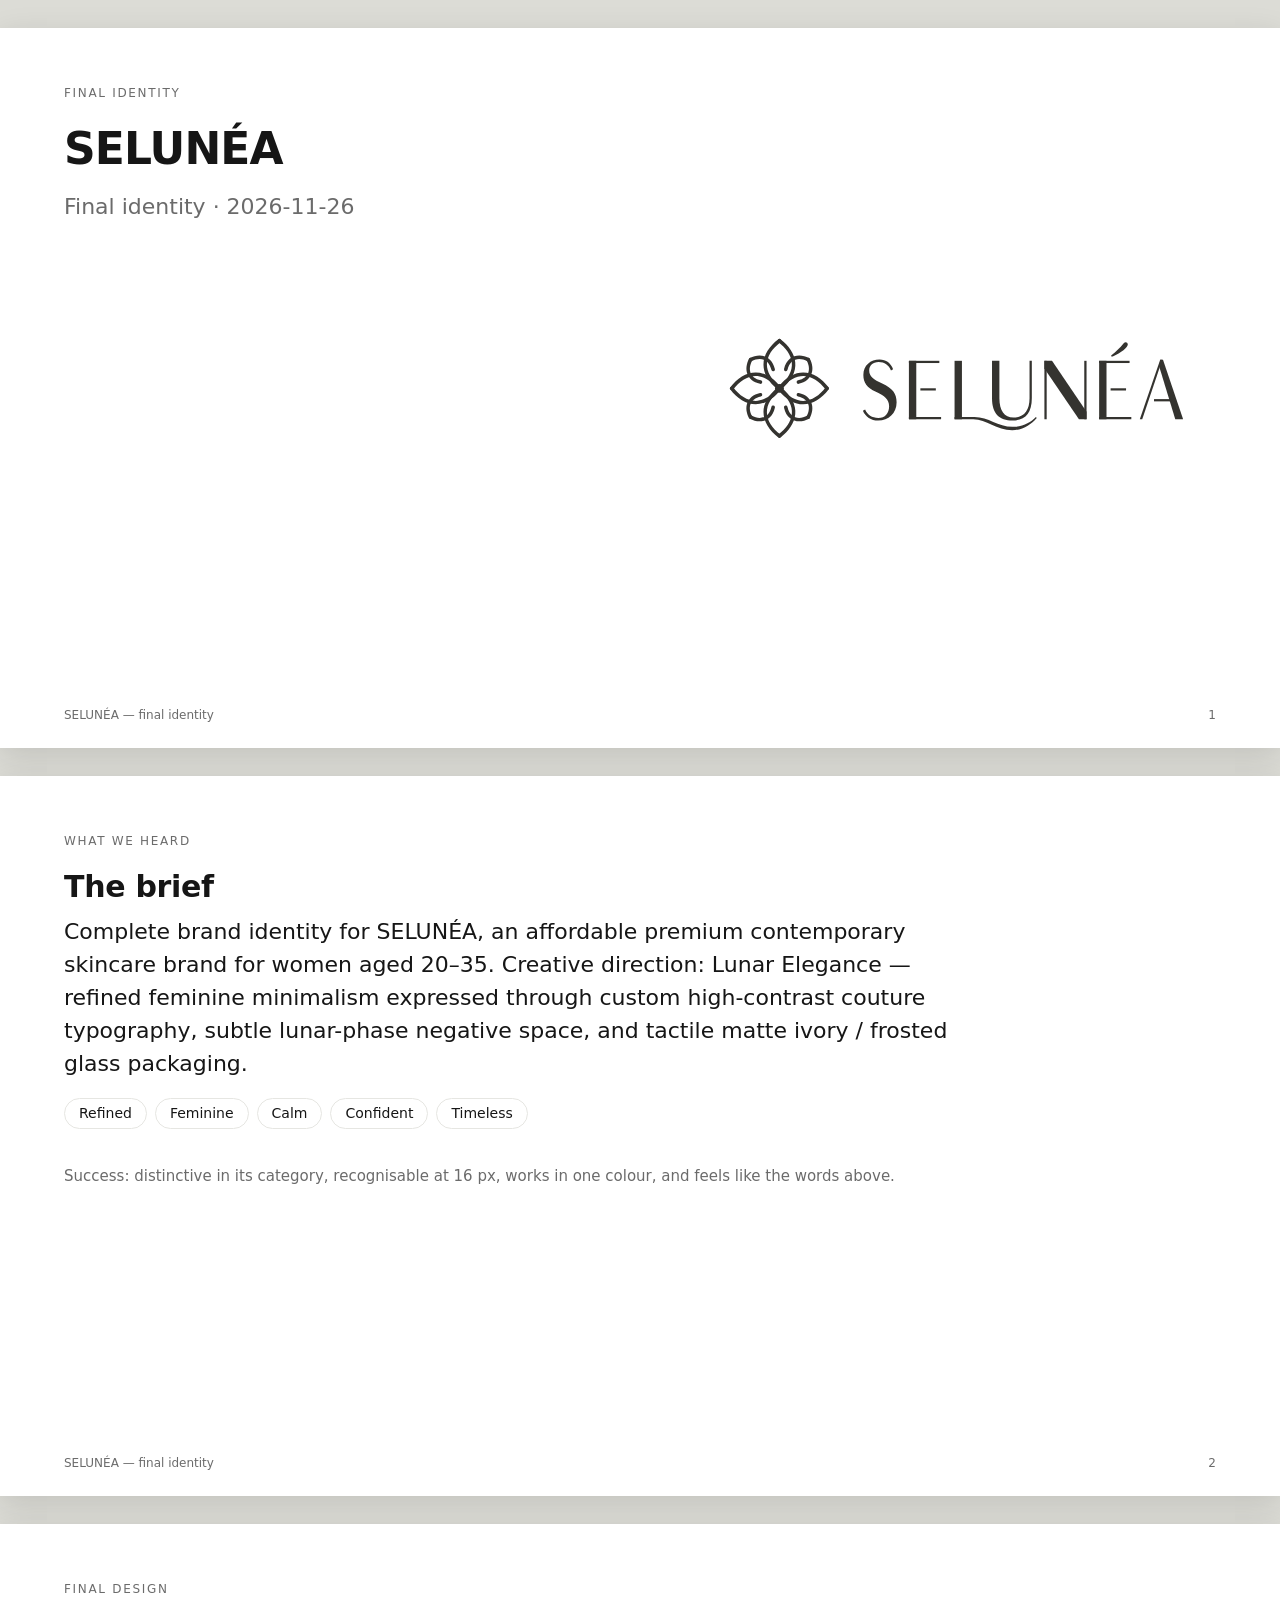
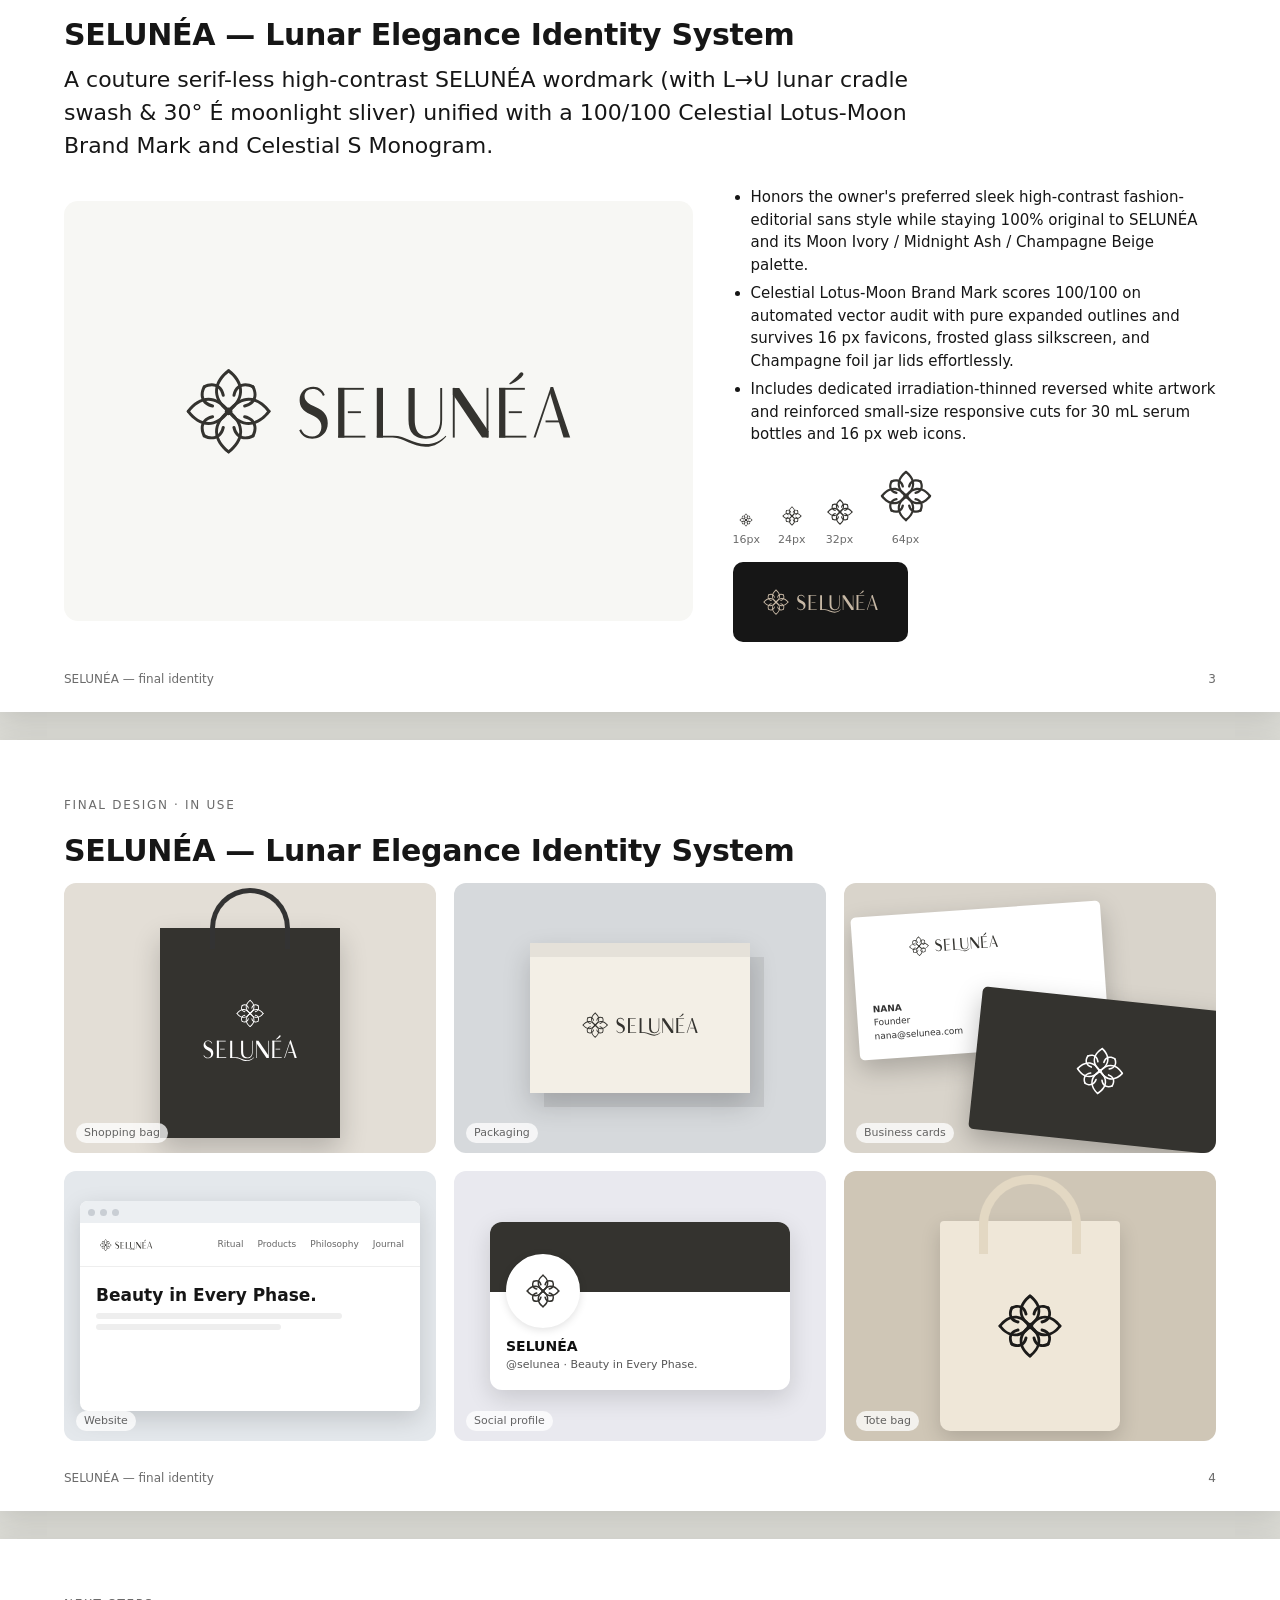
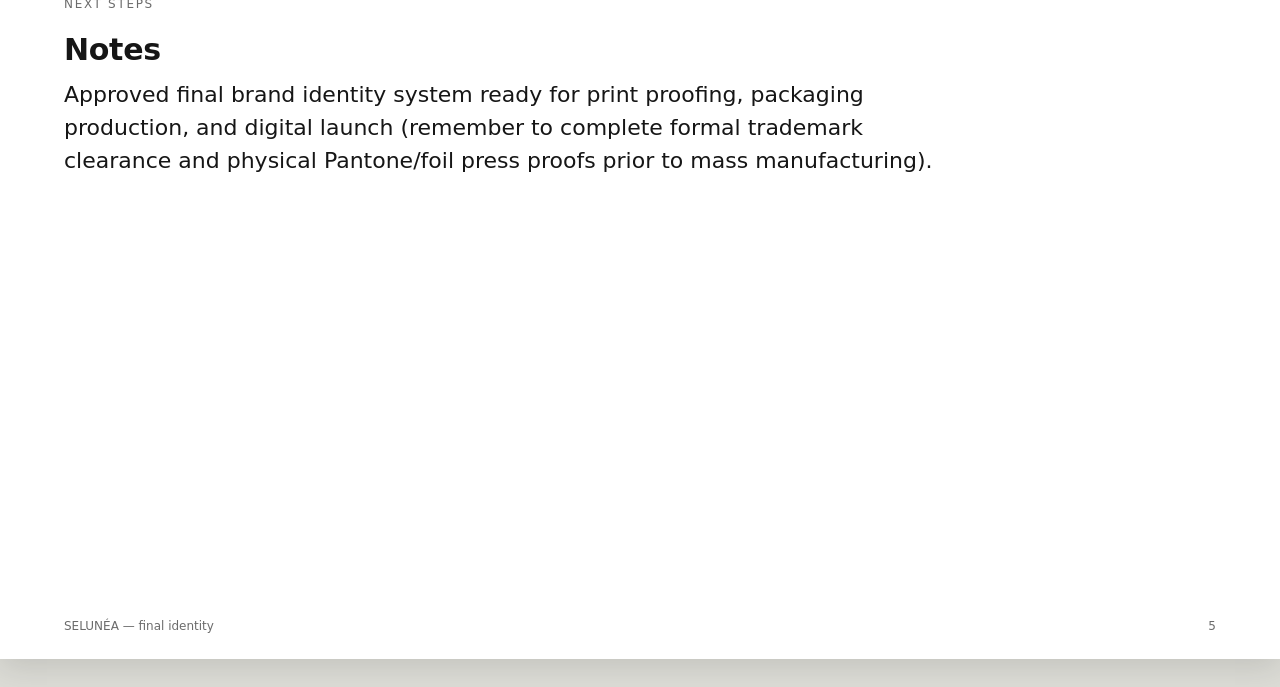
<file: 11-presentations/selunea-client-presentation.html>
<!doctype html><html lang='en'><head><meta charset='utf-8'><title>SELUNÉA — final identity</title><style>
:root{--ink:#161616;--muted:#6b6b6b;--line:#e6e6e2;--paper:#f7f7f4}
*{box-sizing:border-box}body{margin:0;background:#dcdcd6;font:15px/1.5 system-ui,-apple-system,Segoe UI,sans-serif;color:var(--ink)}
.slide{width:1280px;min-height:720px;margin:28px auto;background:#fff;box-shadow:0 8px 30px rgba(0,0,0,.12);padding:56px 64px 70px;position:relative;overflow:hidden}
.slide h1{font-size:44px;margin:0 0 8px;letter-spacing:-.02em}.slide h2{font-size:30px;margin:0 0 6px;letter-spacing:-.01em}
.kicker{font-size:12px;letter-spacing:.14em;text-transform:uppercase;color:var(--muted);margin-bottom:14px}
.idea{font-size:22px;max-width:900px;margin:6px 0 18px}.muted{color:var(--muted)}
.foot{position:absolute;left:64px;right:64px;bottom:24px;display:flex;justify-content:space-between;font-size:12px;color:var(--muted)}
.hero{display:grid;grid-template-columns:1.3fr 1fr;gap:40px;align-items:center}
.stage{height:420px;background:var(--paper);border-radius:14px;display:flex;align-items:center;justify-content:center}
.stage img{max-width:70%;max-height:62%}
ul.rat{padding-left:18px;margin:0}ul.rat li{margin:6px 0}
.sizes{display:flex;gap:18px;align-items:flex-end;margin-top:18px}.sizes div{display:flex;flex-direction:column;align-items:center;gap:4px;font-size:11px;color:var(--muted)}
.rev{background:#161616;border-radius:10px;padding:18px 22px;display:inline-flex;margin-top:14px}
.mock{display:grid;grid-template-columns:repeat(3,1fr);gap:18px;margin-top:10px}
.m{height:270px;border-radius:12px;overflow:hidden;position:relative;display:flex;align-items:center;justify-content:center}
.m .lbl{position:absolute;left:12px;bottom:10px;font-size:11px;color:rgba(0,0,0,.6);background:rgba(255,255,255,.75);padding:2px 8px;border-radius:20px}
.bc{width:250px;height:143px;background:#fff;border-radius:5px;box-shadow:0 10px 26px rgba(0,0,0,.22);padding:16px;display:flex;flex-direction:column;justify-content:space-between;transform:translate(-50px,-38px) rotate(-4deg)}
.bc2{position:absolute;width:250px;height:143px;border-radius:5px;transform:translate(70px,52px) rotate(6deg);box-shadow:0 10px 26px rgba(0,0,0,.25);display:flex;align-items:center;justify-content:center}
.bc .t{font-size:9px;line-height:1.5;color:#333}
.phone{width:150px;height:224px;margin-bottom:14px;border-radius:24px;background:#10151c;padding:9px;box-shadow:0 10px 30px rgba(0,0,0,.3)}
.screen{width:100%;height:100%;border-radius:16px;background:linear-gradient(170deg,#e9edf1,#cfd7df);display:grid;grid-template-columns:repeat(3,1fr);gap:9px;padding:16px 10px;align-content:start}
.ai{width:32px;height:32px;border-radius:8px;background:rgba(0,0,0,.08);justify-self:center}
.bigapp{display:flex;flex-direction:column;align-items:center;gap:10px;font-size:12px;font-weight:600;color:#333;margin-left:30px}
.bigapp .bi{width:108px;height:108px;border-radius:25px;display:flex;align-items:center;justify-content:center;box-shadow:0 12px 26px rgba(0,0,0,.2)}
.web{width:340px;height:210px;background:#fff;border-radius:8px;box-shadow:0 8px 24px rgba(0,0,0,.15);overflow:hidden}
.web .bar{height:22px;background:#eceff2;display:flex;gap:5px;align-items:center;padding:0 8px}.web .bar i{width:7px;height:7px;border-radius:50%;background:#c9ced4}
.web .nav{height:44px;display:flex;align-items:center;padding:0 16px;gap:14px;font-size:9px;color:#666;border-bottom:1px solid #eee}
.web .hero2{padding:18px 16px}.web .hero2 b{display:block;font-size:17px;line-height:1.2;margin-bottom:8px}.web .hero2 span{display:block;height:6px;background:#eee;border-radius:3px;margin:5px 0;width:80%}
.sign{width:300px;height:190px;background:linear-gradient(#8c8f93,#6f7276);display:flex;flex-direction:column;align-items:center;padding-top:18px}
.sign .board{width:230px;height:74px;border-radius:6px;display:flex;align-items:center;justify-content:center;box-shadow:0 6px 16px rgba(0,0,0,.3)}
.sign .door{width:80px;height:80px;margin-top:18px;background:#3d4146;border-radius:3px 3px 0 0}
.tote{width:180px;height:210px;background:#efe7d8;border-radius:4px 4px 10px 10px;position:relative;display:flex;align-items:center;justify-content:center;box-shadow:0 8px 20px rgba(0,0,0,.15);margin-top:40px}
.tote:before{content:"";position:absolute;top:-46px;left:50%;transform:translateX(-50%);width:84px;height:70px;border:9px solid #e3d8c3;border-bottom:none;border-radius:50px 50px 0 0}
.social{width:300px;background:#fff;border-radius:12px;box-shadow:0 8px 24px rgba(0,0,0,.14);overflow:hidden}
.social .cover{height:70px}.social .av{width:74px;height:74px;border-radius:50%;background:#fff;border:4px solid #fff;margin:-38px 0 0 16px;display:flex;align-items:center;justify-content:center;box-shadow:0 2px 8px rgba(0,0,0,.12);overflow:hidden}
.social .meta{padding:8px 16px 16px;font-size:11px;color:#555}.social .meta b{font-size:14px;color:#111;display:block}
.cup{position:relative;width:150px;height:200px;margin-top:30px}
.cup .body{position:absolute;inset:0;background:#f4f1ea;clip-path:polygon(0 0,100% 0,86% 100%,14% 100%);display:flex;align-items:center;justify-content:center;box-shadow:inset -18px 0 24px rgba(0,0,0,.06)}
.cup .lid{position:absolute;left:-8px;right:-8px;top:-22px;height:24px;border-radius:8px 8px 3px 3px;background:#2b2b2b}
.cup .sleeve{position:absolute;left:6%;right:6%;top:36%;height:34%;clip-path:polygon(0 0,100% 0,96% 100%,4% 100%);display:flex;align-items:center;justify-content:center}
.bag{position:relative;width:170px;height:230px;background:#e9e2d6;border-radius:6px 6px 10px 10px;box-shadow:0 12px 26px rgba(0,0,0,.2);display:flex;flex-direction:column;align-items:center;padding-top:38px;gap:14px}
.bag:before{content:"";position:absolute;top:0;left:0;right:0;height:22px;background:repeating-linear-gradient(90deg,rgba(0,0,0,.08) 0 4px,transparent 4px 8px);border-radius:6px 6px 0 0}
.bag .label{width:118px;height:118px;border-radius:50%;background:#fff;display:flex;align-items:center;justify-content:center}
.bag .t{font-size:8px;letter-spacing:.14em;color:#555;text-transform:uppercase;padding:0 12px;text-align:center;line-height:1.4}
.sbag{position:relative;width:180px;height:210px;box-shadow:0 12px 26px rgba(0,0,0,.2);display:flex;align-items:center;justify-content:center;margin-top:30px}
.sbag:before{content:"";position:absolute;top:-40px;left:50%;transform:translateX(-50%);width:70px;height:56px;border:5px solid #333;border-bottom:none;border-radius:40px 40px 0 0}
.box{width:220px;height:150px;background:#f3efe6;box-shadow:14px 14px 0 rgba(0,0,0,.08),0 12px 26px rgba(0,0,0,.18);display:flex;align-items:center;justify-content:center;border-top:14px solid rgba(0,0,0,.06)}
.readme{width:360px;background:#0d1117;border-radius:8px;box-shadow:0 8px 24px rgba(0,0,0,.25);padding:18px 20px;color:#c9d1d9;font-size:10px}
.readme .rh{display:flex;align-items:center;gap:10px;border-bottom:1px solid #30363d;padding-bottom:12px;margin-bottom:10px}
.readme .badges{display:flex;gap:6px;margin:8px 0}.readme .badges i{display:block;width:54px;height:12px;border-radius:3px;background:#238636}.readme .badges i:nth-child(2){background:#1f6feb}.readme .badges i:nth-child(3){background:#6e7681}
.readme .ln{height:6px;background:#21262d;border-radius:3px;margin:6px 0}
.term{width:360px;background:#1e1e1e;border-radius:8px;box-shadow:0 8px 24px rgba(0,0,0,.3);overflow:hidden;font:10px/1.6 ui-monospace,Menlo,monospace;color:#d4d4d4}
.term .tb{height:22px;background:#2d2d2d;display:flex;gap:5px;align-items:center;padding:0 8px}.term .tb i{width:8px;height:8px;border-radius:50%;background:#555}
.term .tbody{padding:14px 16px;display:flex;gap:14px;align-items:center}
.sticker{width:250px;height:170px;background:linear-gradient(135deg,#9aa0a6,#6b7177);border-radius:12px;display:flex;align-items:center;justify-content:center;box-shadow:0 10px 24px rgba(0,0,0,.25)}
.sticker .s{width:100px;height:100px;border-radius:50%;background:#fff;display:flex;align-items:center;justify-content:center;box-shadow:0 2px 6px rgba(0,0,0,.25)}
.shirt{width:210px;height:220px;display:flex;align-items:center;justify-content:center;position:relative}
.shirt svg{position:absolute;inset:0}
.badge{width:170px;height:235px;background:#fff;border-radius:10px;box-shadow:0 10px 24px rgba(0,0,0,.2);display:flex;flex-direction:column;align-items:center;padding:20px 14px;gap:14px;position:relative;margin-top:30px}
.badge:before{content:"";position:absolute;top:-60px;left:50%;width:22px;height:62px;transform:translateX(-50%)}
.badge .hole{width:40px;height:8px;border-radius:4px;background:#ddd}.badge .nm{font-size:15px;font-weight:600}.badge .rl{font-size:10px;color:#777}
.pcard{position:relative;width:300px;height:189px;border-radius:14px;box-shadow:0 14px 30px rgba(0,0,0,.28);font:600 12px ui-monospace,Menlo,monospace}
.pcard .chip{position:absolute;left:22px;top:76px;width:40px;height:30px;border-radius:6px;background:linear-gradient(135deg,#e9d8a6,#c9a95c)}
.pcard .num{position:absolute;left:22px;top:122px;letter-spacing:.12em;font-size:14px}
.pcard .holder{position:absolute;left:22px;bottom:18px;font-size:10px;letter-spacing:.14em;opacity:.85}
.pcard .brandline{position:absolute;right:20px;bottom:16px;font:700 13px system-ui,sans-serif;opacity:.9}
.tabbar{width:340px;background:#dfe1e5;border-radius:10px;padding:8px 8px 0}
.tab{width:230px;height:36px;background:#fff;border-radius:10px 10px 0 0;display:flex;align-items:center;gap:8px;padding:0 12px;font-size:11px;color:#333}
.addr{height:40px;background:#fff;display:flex;align-items:center;padding:0 12px;font-size:10px;color:#777;border-top:1px solid #eee}
.cmp{display:grid;gap:22px;margin-top:20px}.cmp .c{background:var(--paper);border-radius:12px;padding:22px;display:flex;flex-direction:column;align-items:center;gap:12px}
.cmp img{max-height:120px;max-width:80%}
img.g{filter:grayscale(1)}img.w{filter:brightness(0) invert(1)}img.k{filter:brightness(0)}
.adj span{display:inline-block;border:1px solid var(--line);border-radius:20px;padding:4px 14px;margin:0 8px 8px 0;font-size:14px}

@page { size: 1440px 900px; margin: 0; }
@media print {
  * { -webkit-print-color-adjust: exact !important; print-color-adjust: exact !important; }
  html, body { margin: 0 !important; padding: 0 !important; background: #FAF8F4 !important; width: 1440px !important; }
  .slide {
    width: 1440px !important; height: 900px !important; min-height: 900px !important; max-width: 1440px !important;
    margin: 0 !important; border-radius: 0 !important; box-shadow: none !important;
    page-break-after: always !important; break-after: page !important;
    overflow: hidden !important;
  }
  .slide:last-of-type { page-break-after: auto !important; break-after: auto !important; }
}

</style></head><body><section class="slide"><div class="kicker">Final identity</div>
<h1>SELUNÉA</h1><p class="idea muted">Final identity · 2026-11-26</p>
<div style="position:absolute;right:64px;top:50%;transform:translateY(-50%);width:520px;height:300px;display:flex;align-items:center;justify-content:center"><img class="" src="[data-uri]" style="max-width:100%;max-height:100%"></div><p class="muted" style="max-width:720px;margin-top:120px"></p><div class="foot"><span>SELUNÉA — final identity</span><span>1</span></div></section><section class="slide"><div class="kicker">What we heard</div><h2>The brief</h2>
<p class="idea">Complete brand identity for SELUNÉA, an affordable premium contemporary skincare brand for women aged 20–35. Creative direction: Lunar Elegance — refined feminine minimalism expressed through custom high-contrast couture typography, subtle lunar-phase negative space, and tactile matte ivory / frosted glass packaging.</p><div class="adj"><span>Refined</span><span>Feminine</span><span>Calm</span><span>Confident</span><span>Timeless</span></div>
<p class="muted" style="margin-top:28px;max-width:860px">Success: distinctive in its category, recognisable at 16 px, works in one colour, and feels like the words above.</p><div class="foot"><span>SELUNÉA — final identity</span><span>2</span></div></section><section class="slide"><div class="kicker">Final design</div><h2>SELUNÉA — Lunar Elegance Identity System</h2>
<p class="idea">A couture serif-less high-contrast SELUNÉA wordmark (with L→U lunar cradle swash &amp; 30° É moonlight sliver) unified with a 100/100 Celestial Lotus-Moon Brand Mark and Celestial S Monogram.</p>
<div class="hero"><div class="stage"><img class="" src="[data-uri]"></div>
<div><ul class="rat"><li>Honors the owner&#x27;s preferred sleek high-contrast fashion-editorial sans style while staying 100% original to SELUNÉA and its Moon Ivory / Midnight Ash / Champagne Beige palette.</li><li>Celestial Lotus-Moon Brand Mark scores 100/100 on automated vector audit with pure expanded outlines and survives 16 px favicons, frosted glass silkscreen, and Champagne foil jar lids effortlessly.</li><li>Includes dedicated irradiation-thinned reversed white artwork and reinforced small-size responsive cuts for 30 mL serum bottles and 16 px web icons.</li></ul><div class="sizes"><div><img class="" src="[data-uri]" style="height:16px">16px</div><div><img class="" src="[data-uri]" style="height:24px">24px</div><div><img class="" src="[data-uri]" style="height:32px">32px</div><div><img class="" src="[data-uri]" style="height:64px">64px</div></div><div class="rev"><img class="" src="[data-uri]" style="max-height:44px;max-width:300px"></div></div></div>
<div class="foot"><span>SELUNÉA — final identity</span><span>3</span></div></section><section class="slide"><div class="kicker">Final design · in use</div><h2>SELUNÉA — Lunar Elegance Identity System</h2>
<div class="mock"><div class="m" style="background:#e3ded6"><div class="sbag" style="background:#34332F"><img class="" src="[data-uri]" style="max-height:96px;max-width:130px"></div><span class="lbl">Shopping bag</span></div><div class="m" style="background:#d6d9dc"><div class="box"><img class="" src="[data-uri]" style="max-height:44px;max-width:160px"></div><span class="lbl">Packaging</span></div><div class="m" style="background:#d9d4cb"><div class="bc"><img class="" src="[data-uri]" style="max-height:34px;max-width:170px"><div class="t"><b>NANA</b><br>Founder<br>nana@selunea.com</div></div><div class="bc2" style="background:#34332F"><img class="" src="[data-uri]" style="max-height:60px;max-width:120px"></div><span class="lbl">Business cards</span></div><div class="m" style="background:#e4e8ec"><div class="web"><div class="bar"><i></i><i></i><i></i></div><div class="nav"><img class="" src="[data-uri]" style="max-height:20px;max-width:110px"><span style="flex:1"></span><span>Ritual</span><span>Products</span><span>Philosophy</span><span>Journal</span></div><div class="hero2"><b>Beauty in Every Phase.</b><span></span><span style="width:60%"></span></div></div><span class="lbl">Website</span></div><div class="m" style="background:#e9e9ef"><div class="social"><div class="cover" style="background:#34332F"></div><div class="av"><img class="" src="[data-uri]" style="max-height:42px;max-width:50px"></div><div class="meta"><b>SELUNÉA</b>@selunea · Beauty in Every Phase.</div></div><span class="lbl">Social profile</span></div><div class="m" style="background:#cfc6b6"><div class="tote"><img class="k" src="[data-uri]" style="max-height:80px;max-width:110px;opacity:.88"></div><span class="lbl">Tote bag</span></div></div><div class="foot"><span>SELUNÉA — final identity</span><span>4</span></div></section><section class="slide"><div class="kicker">Next steps</div><h2>Notes</h2>
<p class="idea">Approved final brand identity system ready for print proofing, packaging production, and digital launch (remember to complete formal trademark clearance and physical Pantone/foil press proofs prior to mass manufacturing).</p>
<ul class="rat" style="margin-top:30px"></ul><div class="foot"><span>SELUNÉA — final identity</span><span>5</span></div></section></body></html>
</file>
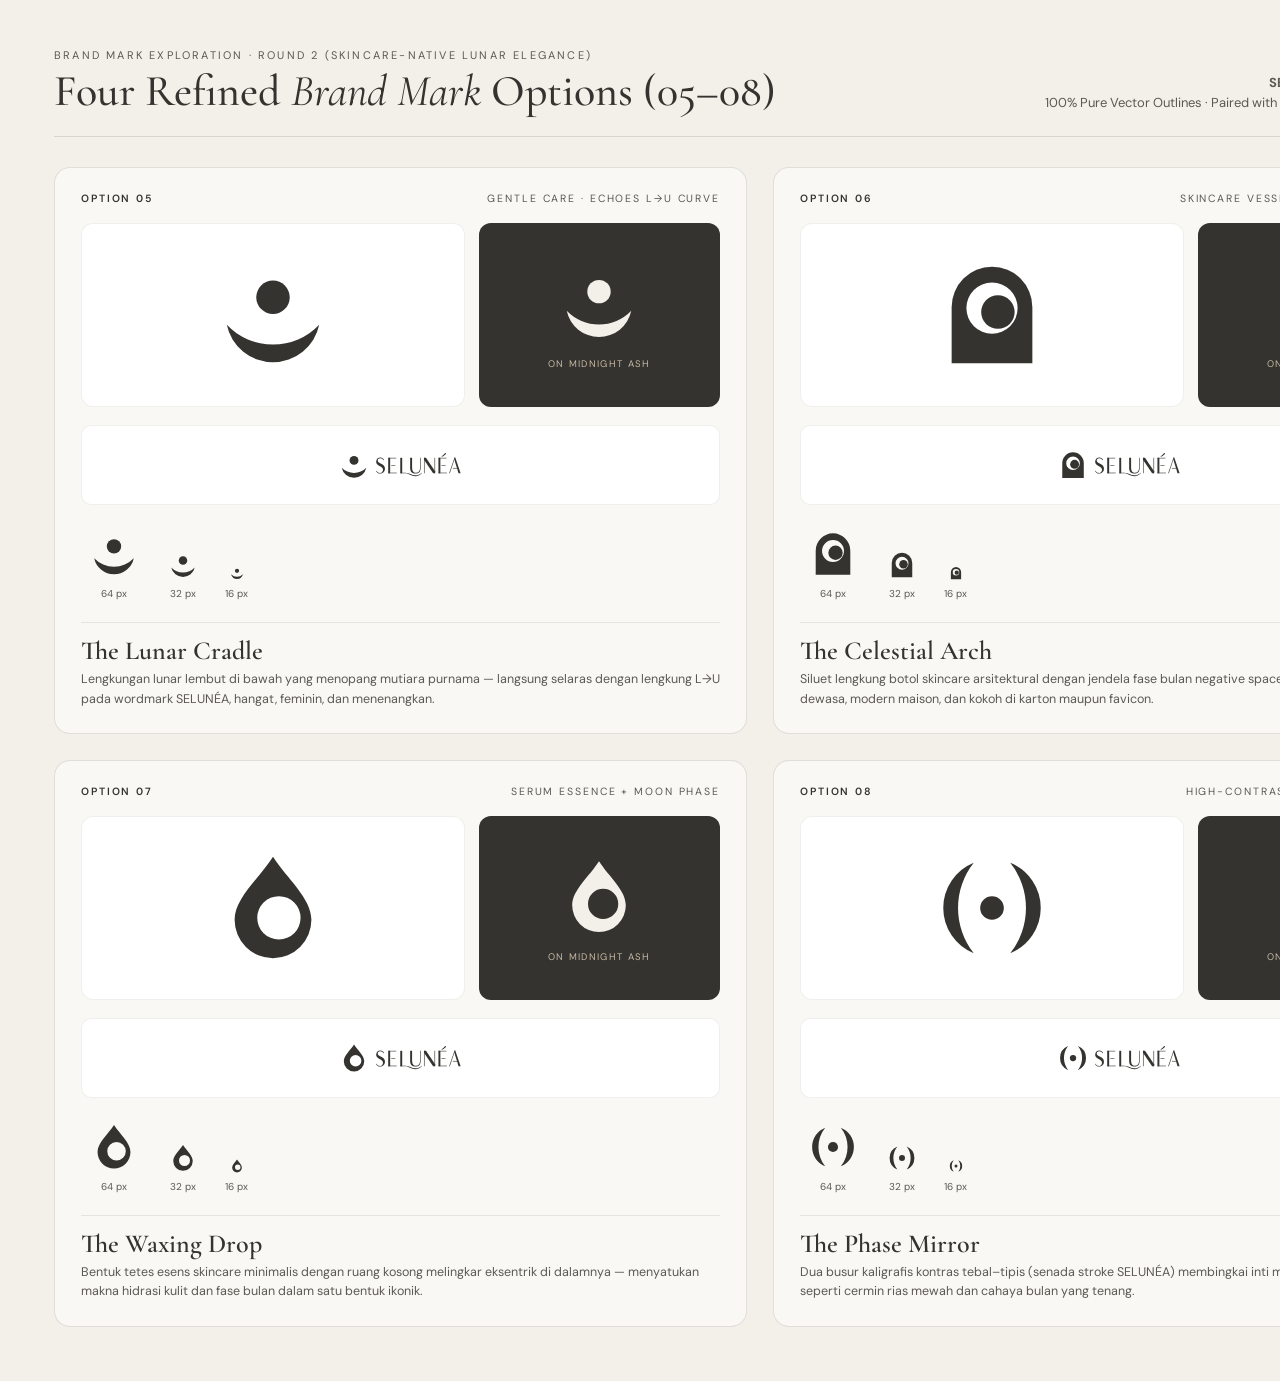
<file: 04-logo-concepts/brand-mark-options/selunea-brand-mark-options-round2.html>
<!DOCTYPE html>
<html lang="id">
<head>
<meta charset="UTF-8" />
<title>SELUNÉA — Brand Mark Options Round 2 (05–08)</title>
<link rel="preconnect" href="https://fonts.googleapis.com" />
<link rel="preconnect" href="https://fonts.gstatic.com" crossorigin />
<link href="https://fonts.googleapis.com/css2?family=Cormorant+Garamond:ital,wght@0,500;0,600;1,400&family=DM+Sans:wght@400;500&display=swap" rel="stylesheet" />
<style>
  * { box-sizing:border-box; margin:0; padding:0; }
  body {
    background:#F3F0E9; color:#34332F; font-family:'DM Sans',sans-serif;
    width:1520px; padding:48px 54px 54px; -webkit-font-smoothing:antialiased;
  }
  header {
    display:flex; justify-content:space-between; align-items:flex-end;
    padding-bottom:22px; border-bottom:1px solid rgba(52,51,47,0.14); margin-bottom:30px;
  }
  .eyebrow { font-size:11px; letter-spacing:0.2em; text-transform:uppercase; color:#5B5953; margin-bottom:6px; }
  h1 { font-family:'Cormorant Garamond',serif; font-size:44px; font-weight:500; line-height:1.05; }
  h1 em { font-style:italic; font-weight:400; }
  .sub { font-size:13px; color:#5B5953; text-align:right; line-height:1.6; }
  .grid { display:grid; grid-template-columns:1fr 1fr; gap:26px; }
  .opt-card {
    background:#FAF8F4; border:1px solid rgba(52,51,47,0.13); border-radius:16px;
    padding:24px 26px; display:flex; flex-direction:column; gap:18px;
  }
  .opt-top { display:flex; justify-content:space-between; align-items:center; font-size:10.5px; letter-spacing:0.18em; text-transform:uppercase; color:#5B5953; }
  .opt-num { font-weight:600; color:#34332F; }
  .opt-stage { display:grid; grid-template-columns:1.35fr 0.85fr; gap:14px; }
  .stage-light {
    background:#FFFFFF; border:1px solid rgba(52,51,47,0.08); border-radius:12px;
    height:184px; display:flex; align-items:center; justify-content:center;
  }
  .stage-dark {
    background:#34332F; border-radius:12px; height:184px;
    display:flex; flex-direction:column; align-items:center; justify-content:center; gap:10px;
  }
  .big-mark svg { width:126px; height:126px; display:block; }
  .dark-mark svg { width:88px; height:88px; display:block; }
  .dark-cap { font-size:9.5px; letter-spacing:0.14em; text-transform:uppercase; color:#C8B9A6; }
  .opt-lockup {
    background:#FFFFFF; border:1px solid rgba(52,51,47,0.08); border-radius:10px;
    padding:16px 20px; display:flex; align-items:center; justify-content:center;
  }
  .opt-lockup svg { height:46px; width:auto; display:block; }
  .opt-scales { display:flex; align-items:flex-end; gap:26px; padding:4px 6px; }
  .sc-item { display:flex; flex-direction:column; align-items:center; gap:6px; }
  .sc-item span { font-size:10px; color:#5B5953; }
  .sc-64 svg { width:54px; height:54px; display:block; }
  .sc-32 svg { width:32px; height:32px; display:block; }
  .sc-16 svg { width:16px; height:16px; display:block; }
  .opt-info { padding-top:12px; border-top:1px solid rgba(52,51,47,0.1); }
  .opt-info h3 { font-family:'Cormorant Garamond',serif; font-size:26px; font-weight:600; margin-bottom:4px; }
  .opt-info p { font-size:12.5px; color:#5B5953; line-height:1.55; }
</style>
</head>
<body>
  <header>
    <div>
      <div class="eyebrow">Brand Mark Exploration · Round 2 (Skincare-Native Lunar Elegance)</div>
      <h1>Four Refined <em>Brand Mark</em> Options (05–08)</h1>
    </div>
    <div class="sub">
      <strong>SELUNÉA · Presented for NANA</strong><br/>
      100% Pure Vector Outlines · Paired with Approved SELUNÉA Wordmark
    </div>
  </header>
  <section class="grid">
    
        <article class="opt-card">
          <div class="opt-top">
            <span class="opt-num">OPTION 05</span>
            <span class="opt-tag">Gentle Care · Echoes L→U Curve</span>
          </div>
          <div class="opt-stage">
            <div class="stage-light">
              <div class="big-mark"><svg xmlns="http://www.w3.org/2000/svg" viewBox="0 0 256 256" width="256" height="256" role="img" aria-labelledby="title">
  <title id="title">SELUNÉA Brand Mark Option 05 — The Lunar Cradle</title>
  <g id="symbol" fill="#34332F">
    <path d="M 221.9 147.96 A 96 96 0 0 1 34.1 147.96 A 130.13 130.13 0 0 0 221.9 147.96 Z"/>
    <path d="M 128 58 A 34 34 0 1 1 128 126 A 34 34 0 1 1 128 58 Z"/>
  </g>
</svg>
</div>
            </div>
            <div class="stage-dark">
              <div class="dark-mark"><svg xmlns="http://www.w3.org/2000/svg" viewBox="0 0 256 256" width="256" height="256" role="img" aria-labelledby="title">
  <title id="title">SELUNÉA Brand Mark Option 05 — The Lunar Cradle</title>
  <g id="symbol" fill="#F3F0E9">
    <path d="M 221.9 147.96 A 96 96 0 0 1 34.1 147.96 A 130.13 130.13 0 0 0 221.9 147.96 Z"/>
    <path d="M 128 58 A 34 34 0 1 1 128 126 A 34 34 0 1 1 128 58 Z"/>
  </g>
</svg>
</div>
              <span class="dark-cap">On Midnight Ash</span>
            </div>
          </div>
          <div class="opt-lockup">
            <svg xmlns="http://www.w3.org/2000/svg" viewBox="0 0 764 256" width="764" height="256" role="img" aria-labelledby="title">
  <title id="title">SELUNÉA Lockup Option 05 — The Lunar Cradle</title>
  <g id="symbol" fill="#34332F" transform="translate(29.14 35.14) scale(0.73)">
    <path d="M 221.9 147.96 A 96 96 0 0 1 34.1 147.96 A 130.13 130.13 0 0 0 221.9 147.96 Z"/>
    <path d="M 128 58 A 34 34 0 1 1 128 126 A 34 34 0 1 1 128 58 Z"/>
  </g>
  <g id="wordmark" fill="#34332F">
    <path d="M 289.58 100.47 L 286.48 102.1 C 283.22 94.54 277.02 89.89 268.42 89.89 C 259.31 89.89 254.49 95.4 254.49 102.45 C 254.49 110.53 261.03 115.52 273.58 121.2 C 288.55 128.08 294.74 135.64 294.74 149.06 C 294.74 165.4 282.7 175.89 267.74 175.89 C 257.07 175.89 248.99 170.39 245.2 161.44 L 248.47 159.72 C 251.74 167.64 258.45 172.11 267.91 172.11 C 277.71 172.11 283.73 165.23 283.73 154.74 C 283.73 144.93 277.2 139.43 264.3 133.58 C 251.05 127.56 245.89 120.34 245.89 108.98 C 245.89 94.71 256.38 86.11 269.63 86.11 C 279.43 86.11 286.31 91.44 289.58 100.47 Z"/>
    <path d="M 312.8 88 L 323.64 88 L 323.64 174 L 312.8 174 Z"/>
    <path d="M 312.8 88 L 357.52 88 L 357.52 91.27 L 312.8 91.27 Z"/>
    <path d="M 312.8 170.73 L 360.1 170.73 L 360.1 174 L 312.8 174 Z"/>
    <path d="M 329.66 128.42 L 352.36 128.42 L 352.36 131.69 L 329.66 131.69 Z"/>
    <path d="M 379.88 88 L 390.72 88 L 390.72 174 L 379.88 174 Z"/>
    <path d="M 379.88 170.73 L 409.12 170.73 C 429.76 170.73 443.52 185.18 465.02 185.18 C 480.07 185.18 491.68 178.99 499.42 170.73 L 500.62 171.97 C 492.11 181.91 480.07 190.02 464.59 190.02 C 441.37 190.02 426.75 174 407.4 174 L 379.88 174 Z"/>
    <path d="M 434.92 88 L 445.76 88 L 445.76 143.04 C 445.76 161.1 453.07 171.51 466.31 171.51 C 481.45 171.51 490.05 161.53 490.05 143.04 L 490.05 88 L 493.4 88 L 493.4 143.04 C 493.4 165.4 483.08 175.89 465.02 175.89 C 445.67 175.89 434.92 165.83 434.92 143.04 Z"/>
    <path d="M 511.89 88 L 515.24 88 L 515.24 174 L 511.89 174 Z"/>
    <path d="M 570.46 88 L 573.81 88 L 573.81 174 L 570.46 174 Z"/>
    <path d="M 511.89 88 L 523.07 88 L 573.81 162.82 L 573.81 174 L 562.63 174 L 511.89 99.18 Z"/>
    <path d="M 592.3 88 L 603.14 88 L 603.14 174 L 592.3 174 Z"/>
    <path d="M 592.3 88 L 637.02 88 L 637.02 91.27 L 592.3 91.27 Z"/>
    <path d="M 592.3 170.73 L 639.6 170.73 L 639.6 174 L 592.3 174 Z"/>
    <path d="M 609.16 128.42 L 631.86 128.42 L 631.86 131.69 L 609.16 131.69 Z"/>
    <path d="M 610.36 79.83 C 616.38 74.93 622.83 69.25 628.42 62.2 C 630.48 59.62 634.27 60.65 634.44 64.09 C 634.61 67.88 624.64 76.65 612.25 81.64 C 610.53 82.32 609.16 80.95 610.36 79.83 Z"/>
    <path d="M 682 86.62 L 685.09 86.62 L 655.64 174 L 652.07 174 Z"/>
    <path d="M 682 86.62 L 686.13 86.62 L 715.71 174 L 704.18 174 L 680.79 96.94 Z"/>
    <path d="M 672.95 144.33 L 698.61 144.33 L 698.61 147.68 L 672.95 147.68 Z"/>
  </g>
</svg>

          </div>
          <div class="opt-scales">
            <div class="sc-item"><div class="sc-64"><svg xmlns="http://www.w3.org/2000/svg" viewBox="0 0 256 256" width="256" height="256" role="img" aria-labelledby="title">
  <title id="title">SELUNÉA Brand Mark Option 05 — The Lunar Cradle</title>
  <g id="symbol" fill="#34332F">
    <path d="M 221.9 147.96 A 96 96 0 0 1 34.1 147.96 A 130.13 130.13 0 0 0 221.9 147.96 Z"/>
    <path d="M 128 58 A 34 34 0 1 1 128 126 A 34 34 0 1 1 128 58 Z"/>
  </g>
</svg>
</div><span>64 px</span></div>
            <div class="sc-item"><div class="sc-32"><svg xmlns="http://www.w3.org/2000/svg" viewBox="0 0 256 256" width="256" height="256" role="img" aria-labelledby="title">
  <title id="title">SELUNÉA Brand Mark Option 05 — The Lunar Cradle</title>
  <g id="symbol" fill="#34332F">
    <path d="M 221.9 147.96 A 96 96 0 0 1 34.1 147.96 A 130.13 130.13 0 0 0 221.9 147.96 Z"/>
    <path d="M 128 58 A 34 34 0 1 1 128 126 A 34 34 0 1 1 128 58 Z"/>
  </g>
</svg>
</div><span>32 px</span></div>
            <div class="sc-item"><div class="sc-16"><svg xmlns="http://www.w3.org/2000/svg" viewBox="0 0 256 256" width="256" height="256" role="img" aria-labelledby="title">
  <title id="title">SELUNÉA Brand Mark Option 05 — The Lunar Cradle</title>
  <g id="symbol" fill="#34332F">
    <path d="M 221.9 147.96 A 96 96 0 0 1 34.1 147.96 A 130.13 130.13 0 0 0 221.9 147.96 Z"/>
    <path d="M 128 58 A 34 34 0 1 1 128 126 A 34 34 0 1 1 128 58 Z"/>
  </g>
</svg>
</div><span>16 px</span></div>
          </div>
          <div class="opt-info">
            <h3>The Lunar Cradle</h3>
            <p>Lengkungan lunar lembut di bawah yang menopang mutiara purnama — langsung selaras dengan lengkung L→U pada wordmark SELUNÉA, hangat, feminin, dan menenangkan.</p>
          </div>
        </article>
        
        <article class="opt-card">
          <div class="opt-top">
            <span class="opt-num">OPTION 06</span>
            <span class="opt-tag">Skincare Vessel · Sanctuary Portal</span>
          </div>
          <div class="opt-stage">
            <div class="stage-light">
              <div class="big-mark"><svg xmlns="http://www.w3.org/2000/svg" viewBox="0 0 256 256" width="256" height="256" role="img" aria-labelledby="title">
  <title id="title">SELUNÉA Brand Mark Option 06 — The Celestial Arch</title>
  <g id="symbol" fill="#34332F">
    <path fill-rule="evenodd" d="M 46 226 L 46 112 A 82 82 0 0 1 210 112 L 210 226 Z M 128 62 A 52 52 0 1 0 128 166 A 52 52 0 1 0 128 62 Z"/>
    <path d="M 140 88 A 34 34 0 1 1 140 156 A 34 34 0 1 1 140 88 Z"/>
  </g>
</svg>
</div>
            </div>
            <div class="stage-dark">
              <div class="dark-mark"><svg xmlns="http://www.w3.org/2000/svg" viewBox="0 0 256 256" width="256" height="256" role="img" aria-labelledby="title">
  <title id="title">SELUNÉA Brand Mark Option 06 — The Celestial Arch</title>
  <g id="symbol" fill="#F3F0E9">
    <path fill-rule="evenodd" d="M 46 226 L 46 112 A 82 82 0 0 1 210 112 L 210 226 Z M 128 62 A 52 52 0 1 0 128 166 A 52 52 0 1 0 128 62 Z"/>
    <path d="M 140 88 A 34 34 0 1 1 140 156 A 34 34 0 1 1 140 88 Z"/>
  </g>
</svg>
</div>
              <span class="dark-cap">On Midnight Ash</span>
            </div>
          </div>
          <div class="opt-lockup">
            <svg xmlns="http://www.w3.org/2000/svg" viewBox="0 0 764 256" width="764" height="256" role="img" aria-labelledby="title">
  <title id="title">SELUNÉA Lockup Option 06 — The Celestial Arch</title>
  <g id="symbol" fill="#34332F" transform="translate(29.14 35.14) scale(0.73)">
    <path fill-rule="evenodd" d="M 46 226 L 46 112 A 82 82 0 0 1 210 112 L 210 226 Z M 128 62 A 52 52 0 1 0 128 166 A 52 52 0 1 0 128 62 Z"/>
    <path d="M 140 88 A 34 34 0 1 1 140 156 A 34 34 0 1 1 140 88 Z"/>
  </g>
  <g id="wordmark" fill="#34332F">
    <path d="M 289.58 100.47 L 286.48 102.1 C 283.22 94.54 277.02 89.89 268.42 89.89 C 259.31 89.89 254.49 95.4 254.49 102.45 C 254.49 110.53 261.03 115.52 273.58 121.2 C 288.55 128.08 294.74 135.64 294.74 149.06 C 294.74 165.4 282.7 175.89 267.74 175.89 C 257.07 175.89 248.99 170.39 245.2 161.44 L 248.47 159.72 C 251.74 167.64 258.45 172.11 267.91 172.11 C 277.71 172.11 283.73 165.23 283.73 154.74 C 283.73 144.93 277.2 139.43 264.3 133.58 C 251.05 127.56 245.89 120.34 245.89 108.98 C 245.89 94.71 256.38 86.11 269.63 86.11 C 279.43 86.11 286.31 91.44 289.58 100.47 Z"/>
    <path d="M 312.8 88 L 323.64 88 L 323.64 174 L 312.8 174 Z"/>
    <path d="M 312.8 88 L 357.52 88 L 357.52 91.27 L 312.8 91.27 Z"/>
    <path d="M 312.8 170.73 L 360.1 170.73 L 360.1 174 L 312.8 174 Z"/>
    <path d="M 329.66 128.42 L 352.36 128.42 L 352.36 131.69 L 329.66 131.69 Z"/>
    <path d="M 379.88 88 L 390.72 88 L 390.72 174 L 379.88 174 Z"/>
    <path d="M 379.88 170.73 L 409.12 170.73 C 429.76 170.73 443.52 185.18 465.02 185.18 C 480.07 185.18 491.68 178.99 499.42 170.73 L 500.62 171.97 C 492.11 181.91 480.07 190.02 464.59 190.02 C 441.37 190.02 426.75 174 407.4 174 L 379.88 174 Z"/>
    <path d="M 434.92 88 L 445.76 88 L 445.76 143.04 C 445.76 161.1 453.07 171.51 466.31 171.51 C 481.45 171.51 490.05 161.53 490.05 143.04 L 490.05 88 L 493.4 88 L 493.4 143.04 C 493.4 165.4 483.08 175.89 465.02 175.89 C 445.67 175.89 434.92 165.83 434.92 143.04 Z"/>
    <path d="M 511.89 88 L 515.24 88 L 515.24 174 L 511.89 174 Z"/>
    <path d="M 570.46 88 L 573.81 88 L 573.81 174 L 570.46 174 Z"/>
    <path d="M 511.89 88 L 523.07 88 L 573.81 162.82 L 573.81 174 L 562.63 174 L 511.89 99.18 Z"/>
    <path d="M 592.3 88 L 603.14 88 L 603.14 174 L 592.3 174 Z"/>
    <path d="M 592.3 88 L 637.02 88 L 637.02 91.27 L 592.3 91.27 Z"/>
    <path d="M 592.3 170.73 L 639.6 170.73 L 639.6 174 L 592.3 174 Z"/>
    <path d="M 609.16 128.42 L 631.86 128.42 L 631.86 131.69 L 609.16 131.69 Z"/>
    <path d="M 610.36 79.83 C 616.38 74.93 622.83 69.25 628.42 62.2 C 630.48 59.62 634.27 60.65 634.44 64.09 C 634.61 67.88 624.64 76.65 612.25 81.64 C 610.53 82.32 609.16 80.95 610.36 79.83 Z"/>
    <path d="M 682 86.62 L 685.09 86.62 L 655.64 174 L 652.07 174 Z"/>
    <path d="M 682 86.62 L 686.13 86.62 L 715.71 174 L 704.18 174 L 680.79 96.94 Z"/>
    <path d="M 672.95 144.33 L 698.61 144.33 L 698.61 147.68 L 672.95 147.68 Z"/>
  </g>
</svg>

          </div>
          <div class="opt-scales">
            <div class="sc-item"><div class="sc-64"><svg xmlns="http://www.w3.org/2000/svg" viewBox="0 0 256 256" width="256" height="256" role="img" aria-labelledby="title">
  <title id="title">SELUNÉA Brand Mark Option 06 — The Celestial Arch</title>
  <g id="symbol" fill="#34332F">
    <path fill-rule="evenodd" d="M 46 226 L 46 112 A 82 82 0 0 1 210 112 L 210 226 Z M 128 62 A 52 52 0 1 0 128 166 A 52 52 0 1 0 128 62 Z"/>
    <path d="M 140 88 A 34 34 0 1 1 140 156 A 34 34 0 1 1 140 88 Z"/>
  </g>
</svg>
</div><span>64 px</span></div>
            <div class="sc-item"><div class="sc-32"><svg xmlns="http://www.w3.org/2000/svg" viewBox="0 0 256 256" width="256" height="256" role="img" aria-labelledby="title">
  <title id="title">SELUNÉA Brand Mark Option 06 — The Celestial Arch</title>
  <g id="symbol" fill="#34332F">
    <path fill-rule="evenodd" d="M 46 226 L 46 112 A 82 82 0 0 1 210 112 L 210 226 Z M 128 62 A 52 52 0 1 0 128 166 A 52 52 0 1 0 128 62 Z"/>
    <path d="M 140 88 A 34 34 0 1 1 140 156 A 34 34 0 1 1 140 88 Z"/>
  </g>
</svg>
</div><span>32 px</span></div>
            <div class="sc-item"><div class="sc-16"><svg xmlns="http://www.w3.org/2000/svg" viewBox="0 0 256 256" width="256" height="256" role="img" aria-labelledby="title">
  <title id="title">SELUNÉA Brand Mark Option 06 — The Celestial Arch</title>
  <g id="symbol" fill="#34332F">
    <path fill-rule="evenodd" d="M 46 226 L 46 112 A 82 82 0 0 1 210 112 L 210 226 Z M 128 62 A 52 52 0 1 0 128 166 A 52 52 0 1 0 128 62 Z"/>
    <path d="M 140 88 A 34 34 0 1 1 140 156 A 34 34 0 1 1 140 88 Z"/>
  </g>
</svg>
</div><span>16 px</span></div>
          </div>
          <div class="opt-info">
            <h3>The Celestial Arch</h3>
            <p>Siluet lengkung botol skincare arsitektural dengan jendela fase bulan negative space di dalamnya — terasa dewasa, modern maison, dan kokoh di karton maupun favicon.</p>
          </div>
        </article>
        
        <article class="opt-card">
          <div class="opt-top">
            <span class="opt-num">OPTION 07</span>
            <span class="opt-tag">Serum Essence + Moon Phase</span>
          </div>
          <div class="opt-stage">
            <div class="stage-light">
              <div class="big-mark"><svg xmlns="http://www.w3.org/2000/svg" viewBox="0 0 256 256" width="256" height="256" role="img" aria-labelledby="title">
  <title id="title">SELUNÉA Brand Mark Option 07 — The Waxing Drop</title>
  <g id="symbol" fill="#34332F">
    <path fill-rule="evenodd" d="M 128 24 C 156 68 206 108 206 152 A 78 78 0 1 1 50 152 C 50 108 100 68 128 24 Z M 140 104 A 44 44 0 1 0 140 192 A 44 44 0 1 0 140 104 Z"/>
  </g>
</svg>
</div>
            </div>
            <div class="stage-dark">
              <div class="dark-mark"><svg xmlns="http://www.w3.org/2000/svg" viewBox="0 0 256 256" width="256" height="256" role="img" aria-labelledby="title">
  <title id="title">SELUNÉA Brand Mark Option 07 — The Waxing Drop</title>
  <g id="symbol" fill="#F3F0E9">
    <path fill-rule="evenodd" d="M 128 24 C 156 68 206 108 206 152 A 78 78 0 1 1 50 152 C 50 108 100 68 128 24 Z M 140 104 A 44 44 0 1 0 140 192 A 44 44 0 1 0 140 104 Z"/>
  </g>
</svg>
</div>
              <span class="dark-cap">On Midnight Ash</span>
            </div>
          </div>
          <div class="opt-lockup">
            <svg xmlns="http://www.w3.org/2000/svg" viewBox="0 0 764 256" width="764" height="256" role="img" aria-labelledby="title">
  <title id="title">SELUNÉA Lockup Option 07 — The Waxing Drop</title>
  <g id="symbol" fill="#34332F" transform="translate(29.14 35.14) scale(0.73)">
    <path fill-rule="evenodd" d="M 128 24 C 156 68 206 108 206 152 A 78 78 0 1 1 50 152 C 50 108 100 68 128 24 Z M 140 104 A 44 44 0 1 0 140 192 A 44 44 0 1 0 140 104 Z"/>
  </g>
  <g id="wordmark" fill="#34332F">
    <path d="M 289.58 100.47 L 286.48 102.1 C 283.22 94.54 277.02 89.89 268.42 89.89 C 259.31 89.89 254.49 95.4 254.49 102.45 C 254.49 110.53 261.03 115.52 273.58 121.2 C 288.55 128.08 294.74 135.64 294.74 149.06 C 294.74 165.4 282.7 175.89 267.74 175.89 C 257.07 175.89 248.99 170.39 245.2 161.44 L 248.47 159.72 C 251.74 167.64 258.45 172.11 267.91 172.11 C 277.71 172.11 283.73 165.23 283.73 154.74 C 283.73 144.93 277.2 139.43 264.3 133.58 C 251.05 127.56 245.89 120.34 245.89 108.98 C 245.89 94.71 256.38 86.11 269.63 86.11 C 279.43 86.11 286.31 91.44 289.58 100.47 Z"/>
    <path d="M 312.8 88 L 323.64 88 L 323.64 174 L 312.8 174 Z"/>
    <path d="M 312.8 88 L 357.52 88 L 357.52 91.27 L 312.8 91.27 Z"/>
    <path d="M 312.8 170.73 L 360.1 170.73 L 360.1 174 L 312.8 174 Z"/>
    <path d="M 329.66 128.42 L 352.36 128.42 L 352.36 131.69 L 329.66 131.69 Z"/>
    <path d="M 379.88 88 L 390.72 88 L 390.72 174 L 379.88 174 Z"/>
    <path d="M 379.88 170.73 L 409.12 170.73 C 429.76 170.73 443.52 185.18 465.02 185.18 C 480.07 185.18 491.68 178.99 499.42 170.73 L 500.62 171.97 C 492.11 181.91 480.07 190.02 464.59 190.02 C 441.37 190.02 426.75 174 407.4 174 L 379.88 174 Z"/>
    <path d="M 434.92 88 L 445.76 88 L 445.76 143.04 C 445.76 161.1 453.07 171.51 466.31 171.51 C 481.45 171.51 490.05 161.53 490.05 143.04 L 490.05 88 L 493.4 88 L 493.4 143.04 C 493.4 165.4 483.08 175.89 465.02 175.89 C 445.67 175.89 434.92 165.83 434.92 143.04 Z"/>
    <path d="M 511.89 88 L 515.24 88 L 515.24 174 L 511.89 174 Z"/>
    <path d="M 570.46 88 L 573.81 88 L 573.81 174 L 570.46 174 Z"/>
    <path d="M 511.89 88 L 523.07 88 L 573.81 162.82 L 573.81 174 L 562.63 174 L 511.89 99.18 Z"/>
    <path d="M 592.3 88 L 603.14 88 L 603.14 174 L 592.3 174 Z"/>
    <path d="M 592.3 88 L 637.02 88 L 637.02 91.27 L 592.3 91.27 Z"/>
    <path d="M 592.3 170.73 L 639.6 170.73 L 639.6 174 L 592.3 174 Z"/>
    <path d="M 609.16 128.42 L 631.86 128.42 L 631.86 131.69 L 609.16 131.69 Z"/>
    <path d="M 610.36 79.83 C 616.38 74.93 622.83 69.25 628.42 62.2 C 630.48 59.62 634.27 60.65 634.44 64.09 C 634.61 67.88 624.64 76.65 612.25 81.64 C 610.53 82.32 609.16 80.95 610.36 79.83 Z"/>
    <path d="M 682 86.62 L 685.09 86.62 L 655.64 174 L 652.07 174 Z"/>
    <path d="M 682 86.62 L 686.13 86.62 L 715.71 174 L 704.18 174 L 680.79 96.94 Z"/>
    <path d="M 672.95 144.33 L 698.61 144.33 L 698.61 147.68 L 672.95 147.68 Z"/>
  </g>
</svg>

          </div>
          <div class="opt-scales">
            <div class="sc-item"><div class="sc-64"><svg xmlns="http://www.w3.org/2000/svg" viewBox="0 0 256 256" width="256" height="256" role="img" aria-labelledby="title">
  <title id="title">SELUNÉA Brand Mark Option 07 — The Waxing Drop</title>
  <g id="symbol" fill="#34332F">
    <path fill-rule="evenodd" d="M 128 24 C 156 68 206 108 206 152 A 78 78 0 1 1 50 152 C 50 108 100 68 128 24 Z M 140 104 A 44 44 0 1 0 140 192 A 44 44 0 1 0 140 104 Z"/>
  </g>
</svg>
</div><span>64 px</span></div>
            <div class="sc-item"><div class="sc-32"><svg xmlns="http://www.w3.org/2000/svg" viewBox="0 0 256 256" width="256" height="256" role="img" aria-labelledby="title">
  <title id="title">SELUNÉA Brand Mark Option 07 — The Waxing Drop</title>
  <g id="symbol" fill="#34332F">
    <path fill-rule="evenodd" d="M 128 24 C 156 68 206 108 206 152 A 78 78 0 1 1 50 152 C 50 108 100 68 128 24 Z M 140 104 A 44 44 0 1 0 140 192 A 44 44 0 1 0 140 104 Z"/>
  </g>
</svg>
</div><span>32 px</span></div>
            <div class="sc-item"><div class="sc-16"><svg xmlns="http://www.w3.org/2000/svg" viewBox="0 0 256 256" width="256" height="256" role="img" aria-labelledby="title">
  <title id="title">SELUNÉA Brand Mark Option 07 — The Waxing Drop</title>
  <g id="symbol" fill="#34332F">
    <path fill-rule="evenodd" d="M 128 24 C 156 68 206 108 206 152 A 78 78 0 1 1 50 152 C 50 108 100 68 128 24 Z M 140 104 A 44 44 0 1 0 140 192 A 44 44 0 1 0 140 104 Z"/>
  </g>
</svg>
</div><span>16 px</span></div>
          </div>
          <div class="opt-info">
            <h3>The Waxing Drop</h3>
            <p>Bentuk tetes esens skincare minimalis dengan ruang kosong melingkar eksentrik di dalamnya — menyatukan makna hidrasi kulit dan fase bulan dalam satu bentuk ikonik.</p>
          </div>
        </article>
        
        <article class="opt-card">
          <div class="opt-top">
            <span class="opt-num">OPTION 08</span>
            <span class="opt-tag">High-Contrast Couture · Editorial</span>
          </div>
          <div class="opt-stage">
            <div class="stage-light">
              <div class="big-mark"><svg xmlns="http://www.w3.org/2000/svg" viewBox="0 0 256 256" width="256" height="256" role="img" aria-labelledby="title">
  <title id="title">SELUNÉA Brand Mark Option 08 — The Phase Mirror</title>
  <g id="symbol" fill="#34332F">
    <path d="M 90.91 219.79 A 99 99 0 0 1 90.91 36.21 A 147.96 147.96 0 0 0 90.91 219.79 Z"/>
    <path d="M 165.09 36.21 A 99 99 0 0 1 165.09 219.79 A 147.96 147.96 0 0 0 165.09 36.21 Z"/>
    <path d="M 128 104 A 24 24 0 1 1 128 152 A 24 24 0 1 1 128 104 Z"/>
  </g>
</svg>
</div>
            </div>
            <div class="stage-dark">
              <div class="dark-mark"><svg xmlns="http://www.w3.org/2000/svg" viewBox="0 0 256 256" width="256" height="256" role="img" aria-labelledby="title">
  <title id="title">SELUNÉA Brand Mark Option 08 — The Phase Mirror</title>
  <g id="symbol" fill="#F3F0E9">
    <path d="M 90.91 219.79 A 99 99 0 0 1 90.91 36.21 A 147.96 147.96 0 0 0 90.91 219.79 Z"/>
    <path d="M 165.09 36.21 A 99 99 0 0 1 165.09 219.79 A 147.96 147.96 0 0 0 165.09 36.21 Z"/>
    <path d="M 128 104 A 24 24 0 1 1 128 152 A 24 24 0 1 1 128 104 Z"/>
  </g>
</svg>
</div>
              <span class="dark-cap">On Midnight Ash</span>
            </div>
          </div>
          <div class="opt-lockup">
            <svg xmlns="http://www.w3.org/2000/svg" viewBox="0 0 764 256" width="764" height="256" role="img" aria-labelledby="title">
  <title id="title">SELUNÉA Lockup Option 08 — The Phase Mirror</title>
  <g id="symbol" fill="#34332F" transform="translate(29.14 35.14) scale(0.73)">
    <path d="M 90.91 219.79 A 99 99 0 0 1 90.91 36.21 A 147.96 147.96 0 0 0 90.91 219.79 Z"/>
    <path d="M 165.09 36.21 A 99 99 0 0 1 165.09 219.79 A 147.96 147.96 0 0 0 165.09 36.21 Z"/>
    <path d="M 128 104 A 24 24 0 1 1 128 152 A 24 24 0 1 1 128 104 Z"/>
  </g>
  <g id="wordmark" fill="#34332F">
    <path d="M 289.58 100.47 L 286.48 102.1 C 283.22 94.54 277.02 89.89 268.42 89.89 C 259.31 89.89 254.49 95.4 254.49 102.45 C 254.49 110.53 261.03 115.52 273.58 121.2 C 288.55 128.08 294.74 135.64 294.74 149.06 C 294.74 165.4 282.7 175.89 267.74 175.89 C 257.07 175.89 248.99 170.39 245.2 161.44 L 248.47 159.72 C 251.74 167.64 258.45 172.11 267.91 172.11 C 277.71 172.11 283.73 165.23 283.73 154.74 C 283.73 144.93 277.2 139.43 264.3 133.58 C 251.05 127.56 245.89 120.34 245.89 108.98 C 245.89 94.71 256.38 86.11 269.63 86.11 C 279.43 86.11 286.31 91.44 289.58 100.47 Z"/>
    <path d="M 312.8 88 L 323.64 88 L 323.64 174 L 312.8 174 Z"/>
    <path d="M 312.8 88 L 357.52 88 L 357.52 91.27 L 312.8 91.27 Z"/>
    <path d="M 312.8 170.73 L 360.1 170.73 L 360.1 174 L 312.8 174 Z"/>
    <path d="M 329.66 128.42 L 352.36 128.42 L 352.36 131.69 L 329.66 131.69 Z"/>
    <path d="M 379.88 88 L 390.72 88 L 390.72 174 L 379.88 174 Z"/>
    <path d="M 379.88 170.73 L 409.12 170.73 C 429.76 170.73 443.52 185.18 465.02 185.18 C 480.07 185.18 491.68 178.99 499.42 170.73 L 500.62 171.97 C 492.11 181.91 480.07 190.02 464.59 190.02 C 441.37 190.02 426.75 174 407.4 174 L 379.88 174 Z"/>
    <path d="M 434.92 88 L 445.76 88 L 445.76 143.04 C 445.76 161.1 453.07 171.51 466.31 171.51 C 481.45 171.51 490.05 161.53 490.05 143.04 L 490.05 88 L 493.4 88 L 493.4 143.04 C 493.4 165.4 483.08 175.89 465.02 175.89 C 445.67 175.89 434.92 165.83 434.92 143.04 Z"/>
    <path d="M 511.89 88 L 515.24 88 L 515.24 174 L 511.89 174 Z"/>
    <path d="M 570.46 88 L 573.81 88 L 573.81 174 L 570.46 174 Z"/>
    <path d="M 511.89 88 L 523.07 88 L 573.81 162.82 L 573.81 174 L 562.63 174 L 511.89 99.18 Z"/>
    <path d="M 592.3 88 L 603.14 88 L 603.14 174 L 592.3 174 Z"/>
    <path d="M 592.3 88 L 637.02 88 L 637.02 91.27 L 592.3 91.27 Z"/>
    <path d="M 592.3 170.73 L 639.6 170.73 L 639.6 174 L 592.3 174 Z"/>
    <path d="M 609.16 128.42 L 631.86 128.42 L 631.86 131.69 L 609.16 131.69 Z"/>
    <path d="M 610.36 79.83 C 616.38 74.93 622.83 69.25 628.42 62.2 C 630.48 59.62 634.27 60.65 634.44 64.09 C 634.61 67.88 624.64 76.65 612.25 81.64 C 610.53 82.32 609.16 80.95 610.36 79.83 Z"/>
    <path d="M 682 86.62 L 685.09 86.62 L 655.64 174 L 652.07 174 Z"/>
    <path d="M 682 86.62 L 686.13 86.62 L 715.71 174 L 704.18 174 L 680.79 96.94 Z"/>
    <path d="M 672.95 144.33 L 698.61 144.33 L 698.61 147.68 L 672.95 147.68 Z"/>
  </g>
</svg>

          </div>
          <div class="opt-scales">
            <div class="sc-item"><div class="sc-64"><svg xmlns="http://www.w3.org/2000/svg" viewBox="0 0 256 256" width="256" height="256" role="img" aria-labelledby="title">
  <title id="title">SELUNÉA Brand Mark Option 08 — The Phase Mirror</title>
  <g id="symbol" fill="#34332F">
    <path d="M 90.91 219.79 A 99 99 0 0 1 90.91 36.21 A 147.96 147.96 0 0 0 90.91 219.79 Z"/>
    <path d="M 165.09 36.21 A 99 99 0 0 1 165.09 219.79 A 147.96 147.96 0 0 0 165.09 36.21 Z"/>
    <path d="M 128 104 A 24 24 0 1 1 128 152 A 24 24 0 1 1 128 104 Z"/>
  </g>
</svg>
</div><span>64 px</span></div>
            <div class="sc-item"><div class="sc-32"><svg xmlns="http://www.w3.org/2000/svg" viewBox="0 0 256 256" width="256" height="256" role="img" aria-labelledby="title">
  <title id="title">SELUNÉA Brand Mark Option 08 — The Phase Mirror</title>
  <g id="symbol" fill="#34332F">
    <path d="M 90.91 219.79 A 99 99 0 0 1 90.91 36.21 A 147.96 147.96 0 0 0 90.91 219.79 Z"/>
    <path d="M 165.09 36.21 A 99 99 0 0 1 165.09 219.79 A 147.96 147.96 0 0 0 165.09 36.21 Z"/>
    <path d="M 128 104 A 24 24 0 1 1 128 152 A 24 24 0 1 1 128 104 Z"/>
  </g>
</svg>
</div><span>32 px</span></div>
            <div class="sc-item"><div class="sc-16"><svg xmlns="http://www.w3.org/2000/svg" viewBox="0 0 256 256" width="256" height="256" role="img" aria-labelledby="title">
  <title id="title">SELUNÉA Brand Mark Option 08 — The Phase Mirror</title>
  <g id="symbol" fill="#34332F">
    <path d="M 90.91 219.79 A 99 99 0 0 1 90.91 36.21 A 147.96 147.96 0 0 0 90.91 219.79 Z"/>
    <path d="M 165.09 36.21 A 99 99 0 0 1 165.09 219.79 A 147.96 147.96 0 0 0 165.09 36.21 Z"/>
    <path d="M 128 104 A 24 24 0 1 1 128 152 A 24 24 0 1 1 128 104 Z"/>
  </g>
</svg>
</div><span>16 px</span></div>
          </div>
          <div class="opt-info">
            <h3>The Phase Mirror</h3>
            <p>Dua busur kaligrafis kontras tebal–tipis (senada stroke SELUNÉA) membingkai inti mutiara di tengah — terasa seperti cermin rias mewah dan cahaya bulan yang tenang.</p>
          </div>
        </article>
        
  </section>
</body>
</html>
</file>
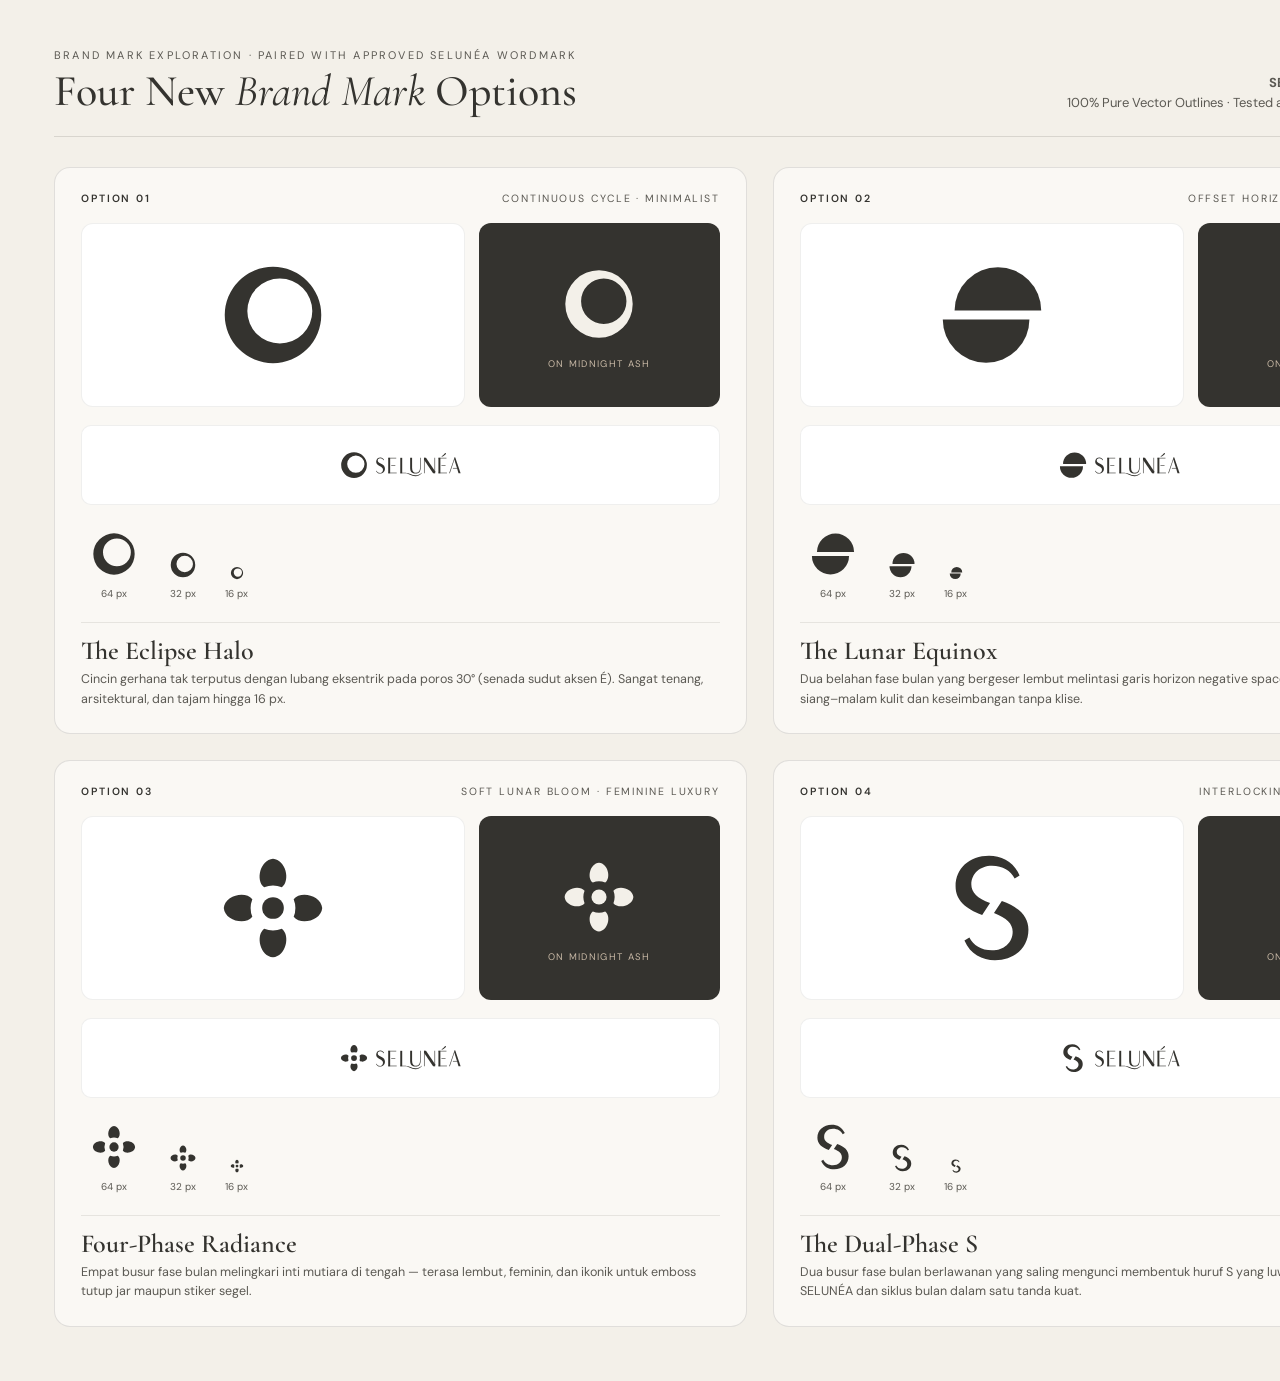
<file: 04-logo-concepts/brand-mark-options/selunea-brand-mark-options.html>
<!DOCTYPE html>
<html lang="id">
<head>
<meta charset="UTF-8" />
<title>SELUNÉA — Brand Mark Options Comparison</title>
<link rel="preconnect" href="https://fonts.googleapis.com" />
<link rel="preconnect" href="https://fonts.gstatic.com" crossorigin />
<link href="https://fonts.googleapis.com/css2?family=Cormorant+Garamond:ital,wght@0,500;0,600;1,400&family=DM+Sans:wght@400;500&display=swap" rel="stylesheet" />
<style>
  * { box-sizing:border-box; margin:0; padding:0; }
  body {
    background:#F3F0E9; color:#34332F; font-family:'DM Sans',sans-serif;
    width:1520px; padding:48px 54px 54px; -webkit-font-smoothing:antialiased;
  }
  header {
    display:flex; justify-content:space-between; align-items:flex-end;
    padding-bottom:22px; border-bottom:1px solid rgba(52,51,47,0.14); margin-bottom:30px;
  }
  .eyebrow { font-size:11px; letter-spacing:0.2em; text-transform:uppercase; color:#5B5953; margin-bottom:6px; }
  h1 { font-family:'Cormorant Garamond',serif; font-size:44px; font-weight:500; line-height:1.05; }
  h1 em { font-style:italic; font-weight:400; }
  .sub { font-size:13px; color:#5B5953; text-align:right; line-height:1.6; }
  .grid { display:grid; grid-template-columns:1fr 1fr; gap:26px; }
  .opt-card {
    background:#FAF8F4; border:1px solid rgba(52,51,47,0.13); border-radius:16px;
    padding:24px 26px; display:flex; flex-direction:column; gap:18px;
  }
  .opt-top { display:flex; justify-content:space-between; align-items:center; font-size:10.5px; letter-spacing:0.18em; text-transform:uppercase; color:#5B5953; }
  .opt-num { font-weight:600; color:#34332F; }
  .opt-stage { display:grid; grid-template-columns:1.35fr 0.85fr; gap:14px; }
  .stage-light {
    background:#FFFFFF; border:1px solid rgba(52,51,47,0.08); border-radius:12px;
    height:184px; display:flex; align-items:center; justify-content:center;
  }
  .stage-dark {
    background:#34332F; border-radius:12px; height:184px;
    display:flex; flex-direction:column; align-items:center; justify-content:center; gap:10px;
  }
  .big-mark svg { width:126px; height:126px; display:block; }
  .dark-mark svg { width:88px; height:88px; display:block; }
  .dark-cap { font-size:9.5px; letter-spacing:0.14em; text-transform:uppercase; color:#C8B9A6; }
  .opt-lockup {
    background:#FFFFFF; border:1px solid rgba(52,51,47,0.08); border-radius:10px;
    padding:16px 20px; display:flex; align-items:center; justify-content:center;
  }
  .opt-lockup svg { height:46px; width:auto; display:block; }
  .opt-scales {
    display:flex; align-items:flex-end; gap:26px; padding:4px 6px;
  }
  .sc-item { display:flex; flex-direction:column; align-items:center; gap:6px; }
  .sc-item span { font-size:10px; color:#5B5953; }
  .sc-64 svg { width:54px; height:54px; display:block; }
  .sc-32 svg { width:32px; height:32px; display:block; }
  .sc-16 svg { width:16px; height:16px; display:block; }
  .opt-info { padding-top:12px; border-top:1px solid rgba(52,51,47,0.1); }
  .opt-info h3 { font-family:'Cormorant Garamond',serif; font-size:26px; font-weight:600; margin-bottom:4px; }
  .opt-info p { font-size:12.5px; color:#5B5953; line-height:1.55; }
</style>
</head>
<body>
  <header>
    <div>
      <div class="eyebrow">Brand Mark Exploration · Paired with Approved SELUNÉA Wordmark</div>
      <h1>Four New <em>Brand Mark</em> Options</h1>
    </div>
    <div class="sub">
      <strong>SELUNÉA · Presented for NANA</strong><br/>
      100% Pure Vector Outlines · Tested at 64 / 32 / 16 px &amp; Dark Surface
    </div>
  </header>
  <section class="grid">
    
        <article class="opt-card">
          <div class="opt-top">
            <span class="opt-num">OPTION 01</span>
            <span class="opt-tag">Continuous Cycle · Minimalist</span>
          </div>
          <div class="opt-stage">
            <div class="stage-light">
              <div class="big-mark"><svg xmlns="http://www.w3.org/2000/svg" viewBox="0 0 256 256" width="256" height="256" role="img" aria-labelledby="title">
  <title id="title">SELUNÉA Brand Mark Option 01 — The Eclipse Halo</title>
  <g id="symbol" fill="#34332F">
    <path fill-rule="evenodd" d="M 128 30 A 98 98 0 1 1 128 226 A 98 98 0 1 1 128 30 Z M 141.86 54 A 66 66 0 1 0 141.86 186 A 66 66 0 1 0 141.86 54 Z"/>
  </g>
</svg>
</div>
            </div>
            <div class="stage-dark">
              <div class="dark-mark"><svg xmlns="http://www.w3.org/2000/svg" viewBox="0 0 256 256" width="256" height="256" role="img" aria-labelledby="title">
  <title id="title">SELUNÉA Brand Mark Option 01 — The Eclipse Halo</title>
  <g id="symbol" fill="#F3F0E9">
    <path fill-rule="evenodd" d="M 128 30 A 98 98 0 1 1 128 226 A 98 98 0 1 1 128 30 Z M 141.86 54 A 66 66 0 1 0 141.86 186 A 66 66 0 1 0 141.86 54 Z"/>
  </g>
</svg>
</div>
              <span class="dark-cap">On Midnight Ash</span>
            </div>
          </div>
          <div class="opt-lockup">
            <svg xmlns="http://www.w3.org/2000/svg" viewBox="0 0 764 256" width="764" height="256" role="img" aria-labelledby="title">
  <title id="title">SELUNÉA Lockup Option 01 — The Eclipse Halo</title>
  <g id="symbol" fill="#34332F" transform="translate(29.14 35.14) scale(0.73)">
    <path fill-rule="evenodd" d="M 128 30 A 98 98 0 1 1 128 226 A 98 98 0 1 1 128 30 Z M 141.86 54 A 66 66 0 1 0 141.86 186 A 66 66 0 1 0 141.86 54 Z"/>
  </g>
  <g id="wordmark" fill="#34332F">
    <path d="M 289.58 100.47 L 286.48 102.1 C 283.22 94.54 277.02 89.89 268.42 89.89 C 259.31 89.89 254.49 95.4 254.49 102.45 C 254.49 110.53 261.03 115.52 273.58 121.2 C 288.55 128.08 294.74 135.64 294.74 149.06 C 294.74 165.4 282.7 175.89 267.74 175.89 C 257.07 175.89 248.99 170.39 245.2 161.44 L 248.47 159.72 C 251.74 167.64 258.45 172.11 267.91 172.11 C 277.71 172.11 283.73 165.23 283.73 154.74 C 283.73 144.93 277.2 139.43 264.3 133.58 C 251.05 127.56 245.89 120.34 245.89 108.98 C 245.89 94.71 256.38 86.11 269.63 86.11 C 279.43 86.11 286.31 91.44 289.58 100.47 Z"/>
    <path d="M 312.8 88 L 323.64 88 L 323.64 174 L 312.8 174 Z"/>
    <path d="M 312.8 88 L 357.52 88 L 357.52 91.27 L 312.8 91.27 Z"/>
    <path d="M 312.8 170.73 L 360.1 170.73 L 360.1 174 L 312.8 174 Z"/>
    <path d="M 329.66 128.42 L 352.36 128.42 L 352.36 131.69 L 329.66 131.69 Z"/>
    <path d="M 379.88 88 L 390.72 88 L 390.72 174 L 379.88 174 Z"/>
    <path d="M 379.88 170.73 L 409.12 170.73 C 429.76 170.73 443.52 185.18 465.02 185.18 C 480.07 185.18 491.68 178.99 499.42 170.73 L 500.62 171.97 C 492.11 181.91 480.07 190.02 464.59 190.02 C 441.37 190.02 426.75 174 407.4 174 L 379.88 174 Z"/>
    <path d="M 434.92 88 L 445.76 88 L 445.76 143.04 C 445.76 161.1 453.07 171.51 466.31 171.51 C 481.45 171.51 490.05 161.53 490.05 143.04 L 490.05 88 L 493.4 88 L 493.4 143.04 C 493.4 165.4 483.08 175.89 465.02 175.89 C 445.67 175.89 434.92 165.83 434.92 143.04 Z"/>
    <path d="M 511.89 88 L 515.24 88 L 515.24 174 L 511.89 174 Z"/>
    <path d="M 570.46 88 L 573.81 88 L 573.81 174 L 570.46 174 Z"/>
    <path d="M 511.89 88 L 523.07 88 L 573.81 162.82 L 573.81 174 L 562.63 174 L 511.89 99.18 Z"/>
    <path d="M 592.3 88 L 603.14 88 L 603.14 174 L 592.3 174 Z"/>
    <path d="M 592.3 88 L 637.02 88 L 637.02 91.27 L 592.3 91.27 Z"/>
    <path d="M 592.3 170.73 L 639.6 170.73 L 639.6 174 L 592.3 174 Z"/>
    <path d="M 609.16 128.42 L 631.86 128.42 L 631.86 131.69 L 609.16 131.69 Z"/>
    <path d="M 610.36 79.83 C 616.38 74.93 622.83 69.25 628.42 62.2 C 630.48 59.62 634.27 60.65 634.44 64.09 C 634.61 67.88 624.64 76.65 612.25 81.64 C 610.53 82.32 609.16 80.95 610.36 79.83 Z"/>
    <path d="M 682 86.62 L 685.09 86.62 L 655.64 174 L 652.07 174 Z"/>
    <path d="M 682 86.62 L 686.13 86.62 L 715.71 174 L 704.18 174 L 680.79 96.94 Z"/>
    <path d="M 672.95 144.33 L 698.61 144.33 L 698.61 147.68 L 672.95 147.68 Z"/>
  </g>
</svg>

          </div>
          <div class="opt-scales">
            <div class="sc-item"><div class="sc-64"><svg xmlns="http://www.w3.org/2000/svg" viewBox="0 0 256 256" width="256" height="256" role="img" aria-labelledby="title">
  <title id="title">SELUNÉA Brand Mark Option 01 — The Eclipse Halo</title>
  <g id="symbol" fill="#34332F">
    <path fill-rule="evenodd" d="M 128 30 A 98 98 0 1 1 128 226 A 98 98 0 1 1 128 30 Z M 141.86 54 A 66 66 0 1 0 141.86 186 A 66 66 0 1 0 141.86 54 Z"/>
  </g>
</svg>
</div><span>64 px</span></div>
            <div class="sc-item"><div class="sc-32"><svg xmlns="http://www.w3.org/2000/svg" viewBox="0 0 256 256" width="256" height="256" role="img" aria-labelledby="title">
  <title id="title">SELUNÉA Brand Mark Option 01 — The Eclipse Halo</title>
  <g id="symbol" fill="#34332F">
    <path fill-rule="evenodd" d="M 128 30 A 98 98 0 1 1 128 226 A 98 98 0 1 1 128 30 Z M 141.86 54 A 66 66 0 1 0 141.86 186 A 66 66 0 1 0 141.86 54 Z"/>
  </g>
</svg>
</div><span>32 px</span></div>
            <div class="sc-item"><div class="sc-16"><svg xmlns="http://www.w3.org/2000/svg" viewBox="0 0 256 256" width="256" height="256" role="img" aria-labelledby="title">
  <title id="title">SELUNÉA Brand Mark Option 01 — The Eclipse Halo</title>
  <g id="symbol" fill="#34332F">
    <path fill-rule="evenodd" d="M 128 30 A 98 98 0 1 1 128 226 A 98 98 0 1 1 128 30 Z M 141.86 54 A 66 66 0 1 0 141.86 186 A 66 66 0 1 0 141.86 54 Z"/>
  </g>
</svg>
</div><span>16 px</span></div>
          </div>
          <div class="opt-info">
            <h3>The Eclipse Halo</h3>
            <p>Cincin gerhana tak terputus dengan lubang eksentrik pada poros 30° (senada sudut aksen É). Sangat tenang, arsitektural, dan tajam hingga 16 px.</p>
          </div>
        </article>
        
        <article class="opt-card">
          <div class="opt-top">
            <span class="opt-num">OPTION 02</span>
            <span class="opt-tag">Offset Horizon · Modern Editorial</span>
          </div>
          <div class="opt-stage">
            <div class="stage-light">
              <div class="big-mark"><svg xmlns="http://www.w3.org/2000/svg" viewBox="0 0 256 256" width="256" height="256" role="img" aria-labelledby="title">
  <title id="title">SELUNÉA Brand Mark Option 02 — The Lunar Equinox</title>
  <g id="symbol" fill="#34332F">
    <path d="M 52 119 A 88 88 0 0 1 228 119 Z"/>
    <path d="M 204 137 A 88 88 0 0 1 28 137 Z"/>
  </g>
</svg>
</div>
            </div>
            <div class="stage-dark">
              <div class="dark-mark"><svg xmlns="http://www.w3.org/2000/svg" viewBox="0 0 256 256" width="256" height="256" role="img" aria-labelledby="title">
  <title id="title">SELUNÉA Brand Mark Option 02 — The Lunar Equinox</title>
  <g id="symbol" fill="#F3F0E9">
    <path d="M 52 119 A 88 88 0 0 1 228 119 Z"/>
    <path d="M 204 137 A 88 88 0 0 1 28 137 Z"/>
  </g>
</svg>
</div>
              <span class="dark-cap">On Midnight Ash</span>
            </div>
          </div>
          <div class="opt-lockup">
            <svg xmlns="http://www.w3.org/2000/svg" viewBox="0 0 764 256" width="764" height="256" role="img" aria-labelledby="title">
  <title id="title">SELUNÉA Lockup Option 02 — The Lunar Equinox</title>
  <g id="symbol" fill="#34332F" transform="translate(29.14 35.14) scale(0.73)">
    <path d="M 52 119 A 88 88 0 0 1 228 119 Z"/>
    <path d="M 204 137 A 88 88 0 0 1 28 137 Z"/>
  </g>
  <g id="wordmark" fill="#34332F">
    <path d="M 289.58 100.47 L 286.48 102.1 C 283.22 94.54 277.02 89.89 268.42 89.89 C 259.31 89.89 254.49 95.4 254.49 102.45 C 254.49 110.53 261.03 115.52 273.58 121.2 C 288.55 128.08 294.74 135.64 294.74 149.06 C 294.74 165.4 282.7 175.89 267.74 175.89 C 257.07 175.89 248.99 170.39 245.2 161.44 L 248.47 159.72 C 251.74 167.64 258.45 172.11 267.91 172.11 C 277.71 172.11 283.73 165.23 283.73 154.74 C 283.73 144.93 277.2 139.43 264.3 133.58 C 251.05 127.56 245.89 120.34 245.89 108.98 C 245.89 94.71 256.38 86.11 269.63 86.11 C 279.43 86.11 286.31 91.44 289.58 100.47 Z"/>
    <path d="M 312.8 88 L 323.64 88 L 323.64 174 L 312.8 174 Z"/>
    <path d="M 312.8 88 L 357.52 88 L 357.52 91.27 L 312.8 91.27 Z"/>
    <path d="M 312.8 170.73 L 360.1 170.73 L 360.1 174 L 312.8 174 Z"/>
    <path d="M 329.66 128.42 L 352.36 128.42 L 352.36 131.69 L 329.66 131.69 Z"/>
    <path d="M 379.88 88 L 390.72 88 L 390.72 174 L 379.88 174 Z"/>
    <path d="M 379.88 170.73 L 409.12 170.73 C 429.76 170.73 443.52 185.18 465.02 185.18 C 480.07 185.18 491.68 178.99 499.42 170.73 L 500.62 171.97 C 492.11 181.91 480.07 190.02 464.59 190.02 C 441.37 190.02 426.75 174 407.4 174 L 379.88 174 Z"/>
    <path d="M 434.92 88 L 445.76 88 L 445.76 143.04 C 445.76 161.1 453.07 171.51 466.31 171.51 C 481.45 171.51 490.05 161.53 490.05 143.04 L 490.05 88 L 493.4 88 L 493.4 143.04 C 493.4 165.4 483.08 175.89 465.02 175.89 C 445.67 175.89 434.92 165.83 434.92 143.04 Z"/>
    <path d="M 511.89 88 L 515.24 88 L 515.24 174 L 511.89 174 Z"/>
    <path d="M 570.46 88 L 573.81 88 L 573.81 174 L 570.46 174 Z"/>
    <path d="M 511.89 88 L 523.07 88 L 573.81 162.82 L 573.81 174 L 562.63 174 L 511.89 99.18 Z"/>
    <path d="M 592.3 88 L 603.14 88 L 603.14 174 L 592.3 174 Z"/>
    <path d="M 592.3 88 L 637.02 88 L 637.02 91.27 L 592.3 91.27 Z"/>
    <path d="M 592.3 170.73 L 639.6 170.73 L 639.6 174 L 592.3 174 Z"/>
    <path d="M 609.16 128.42 L 631.86 128.42 L 631.86 131.69 L 609.16 131.69 Z"/>
    <path d="M 610.36 79.83 C 616.38 74.93 622.83 69.25 628.42 62.2 C 630.48 59.62 634.27 60.65 634.44 64.09 C 634.61 67.88 624.64 76.65 612.25 81.64 C 610.53 82.32 609.16 80.95 610.36 79.83 Z"/>
    <path d="M 682 86.62 L 685.09 86.62 L 655.64 174 L 652.07 174 Z"/>
    <path d="M 682 86.62 L 686.13 86.62 L 715.71 174 L 704.18 174 L 680.79 96.94 Z"/>
    <path d="M 672.95 144.33 L 698.61 144.33 L 698.61 147.68 L 672.95 147.68 Z"/>
  </g>
</svg>

          </div>
          <div class="opt-scales">
            <div class="sc-item"><div class="sc-64"><svg xmlns="http://www.w3.org/2000/svg" viewBox="0 0 256 256" width="256" height="256" role="img" aria-labelledby="title">
  <title id="title">SELUNÉA Brand Mark Option 02 — The Lunar Equinox</title>
  <g id="symbol" fill="#34332F">
    <path d="M 52 119 A 88 88 0 0 1 228 119 Z"/>
    <path d="M 204 137 A 88 88 0 0 1 28 137 Z"/>
  </g>
</svg>
</div><span>64 px</span></div>
            <div class="sc-item"><div class="sc-32"><svg xmlns="http://www.w3.org/2000/svg" viewBox="0 0 256 256" width="256" height="256" role="img" aria-labelledby="title">
  <title id="title">SELUNÉA Brand Mark Option 02 — The Lunar Equinox</title>
  <g id="symbol" fill="#34332F">
    <path d="M 52 119 A 88 88 0 0 1 228 119 Z"/>
    <path d="M 204 137 A 88 88 0 0 1 28 137 Z"/>
  </g>
</svg>
</div><span>32 px</span></div>
            <div class="sc-item"><div class="sc-16"><svg xmlns="http://www.w3.org/2000/svg" viewBox="0 0 256 256" width="256" height="256" role="img" aria-labelledby="title">
  <title id="title">SELUNÉA Brand Mark Option 02 — The Lunar Equinox</title>
  <g id="symbol" fill="#34332F">
    <path d="M 52 119 A 88 88 0 0 1 228 119 Z"/>
    <path d="M 204 137 A 88 88 0 0 1 28 137 Z"/>
  </g>
</svg>
</div><span>16 px</span></div>
          </div>
          <div class="opt-info">
            <h3>The Lunar Equinox</h3>
            <p>Dua belahan fase bulan yang bergeser lembut melintasi garis horizon negative space — melambangkan ritme siang–malam kulit dan keseimbangan tanpa klise.</p>
          </div>
        </article>
        
        <article class="opt-card">
          <div class="opt-top">
            <span class="opt-num">OPTION 03</span>
            <span class="opt-tag">Soft Lunar Bloom · Feminine Luxury</span>
          </div>
          <div class="opt-stage">
            <div class="stage-light">
              <div class="big-mark"><svg xmlns="http://www.w3.org/2000/svg" viewBox="0 0 256 256" width="256" height="256" role="img" aria-labelledby="title">
  <title id="title">SELUNÉA Brand Mark Option 03 — Four-Phase Radiance</title>
  <g id="symbol" fill="#34332F">
    <path d="M 170 110 C 184 92 226 102 228 128 C 226 154 184 164 170 146 Q 177 128 170 110 Z"/>
    <path d="M 146 170 C 164 184 154 226 128 228 C 102 226 92 184 110 170 Q 128 177 146 170 Z"/>
    <path d="M 86 146 C 72 164 30 154 28 128 C 30 102 72 92 86 110 Q 79 128 86 146 Z"/>
    <path d="M 110 86 C 92 72 102 30 128 28 C 154 30 164 72 146 86 Q 128 79 110 86 Z"/>
    <path d="M 128 106 A 22 22 0 1 1 128 150 A 22 22 0 1 1 128 106 Z"/>
  </g>
</svg>
</div>
            </div>
            <div class="stage-dark">
              <div class="dark-mark"><svg xmlns="http://www.w3.org/2000/svg" viewBox="0 0 256 256" width="256" height="256" role="img" aria-labelledby="title">
  <title id="title">SELUNÉA Brand Mark Option 03 — Four-Phase Radiance</title>
  <g id="symbol" fill="#F3F0E9">
    <path d="M 170 110 C 184 92 226 102 228 128 C 226 154 184 164 170 146 Q 177 128 170 110 Z"/>
    <path d="M 146 170 C 164 184 154 226 128 228 C 102 226 92 184 110 170 Q 128 177 146 170 Z"/>
    <path d="M 86 146 C 72 164 30 154 28 128 C 30 102 72 92 86 110 Q 79 128 86 146 Z"/>
    <path d="M 110 86 C 92 72 102 30 128 28 C 154 30 164 72 146 86 Q 128 79 110 86 Z"/>
    <path d="M 128 106 A 22 22 0 1 1 128 150 A 22 22 0 1 1 128 106 Z"/>
  </g>
</svg>
</div>
              <span class="dark-cap">On Midnight Ash</span>
            </div>
          </div>
          <div class="opt-lockup">
            <svg xmlns="http://www.w3.org/2000/svg" viewBox="0 0 764 256" width="764" height="256" role="img" aria-labelledby="title">
  <title id="title">SELUNÉA Lockup Option 03 — Four-Phase Radiance</title>
  <g id="symbol" fill="#34332F" transform="translate(29.14 35.14) scale(0.73)">
    <path d="M 170 110 C 184 92 226 102 228 128 C 226 154 184 164 170 146 Q 177 128 170 110 Z"/>
    <path d="M 146 170 C 164 184 154 226 128 228 C 102 226 92 184 110 170 Q 128 177 146 170 Z"/>
    <path d="M 86 146 C 72 164 30 154 28 128 C 30 102 72 92 86 110 Q 79 128 86 146 Z"/>
    <path d="M 110 86 C 92 72 102 30 128 28 C 154 30 164 72 146 86 Q 128 79 110 86 Z"/>
    <path d="M 128 106 A 22 22 0 1 1 128 150 A 22 22 0 1 1 128 106 Z"/>
  </g>
  <g id="wordmark" fill="#34332F">
    <path d="M 289.58 100.47 L 286.48 102.1 C 283.22 94.54 277.02 89.89 268.42 89.89 C 259.31 89.89 254.49 95.4 254.49 102.45 C 254.49 110.53 261.03 115.52 273.58 121.2 C 288.55 128.08 294.74 135.64 294.74 149.06 C 294.74 165.4 282.7 175.89 267.74 175.89 C 257.07 175.89 248.99 170.39 245.2 161.44 L 248.47 159.72 C 251.74 167.64 258.45 172.11 267.91 172.11 C 277.71 172.11 283.73 165.23 283.73 154.74 C 283.73 144.93 277.2 139.43 264.3 133.58 C 251.05 127.56 245.89 120.34 245.89 108.98 C 245.89 94.71 256.38 86.11 269.63 86.11 C 279.43 86.11 286.31 91.44 289.58 100.47 Z"/>
    <path d="M 312.8 88 L 323.64 88 L 323.64 174 L 312.8 174 Z"/>
    <path d="M 312.8 88 L 357.52 88 L 357.52 91.27 L 312.8 91.27 Z"/>
    <path d="M 312.8 170.73 L 360.1 170.73 L 360.1 174 L 312.8 174 Z"/>
    <path d="M 329.66 128.42 L 352.36 128.42 L 352.36 131.69 L 329.66 131.69 Z"/>
    <path d="M 379.88 88 L 390.72 88 L 390.72 174 L 379.88 174 Z"/>
    <path d="M 379.88 170.73 L 409.12 170.73 C 429.76 170.73 443.52 185.18 465.02 185.18 C 480.07 185.18 491.68 178.99 499.42 170.73 L 500.62 171.97 C 492.11 181.91 480.07 190.02 464.59 190.02 C 441.37 190.02 426.75 174 407.4 174 L 379.88 174 Z"/>
    <path d="M 434.92 88 L 445.76 88 L 445.76 143.04 C 445.76 161.1 453.07 171.51 466.31 171.51 C 481.45 171.51 490.05 161.53 490.05 143.04 L 490.05 88 L 493.4 88 L 493.4 143.04 C 493.4 165.4 483.08 175.89 465.02 175.89 C 445.67 175.89 434.92 165.83 434.92 143.04 Z"/>
    <path d="M 511.89 88 L 515.24 88 L 515.24 174 L 511.89 174 Z"/>
    <path d="M 570.46 88 L 573.81 88 L 573.81 174 L 570.46 174 Z"/>
    <path d="M 511.89 88 L 523.07 88 L 573.81 162.82 L 573.81 174 L 562.63 174 L 511.89 99.18 Z"/>
    <path d="M 592.3 88 L 603.14 88 L 603.14 174 L 592.3 174 Z"/>
    <path d="M 592.3 88 L 637.02 88 L 637.02 91.27 L 592.3 91.27 Z"/>
    <path d="M 592.3 170.73 L 639.6 170.73 L 639.6 174 L 592.3 174 Z"/>
    <path d="M 609.16 128.42 L 631.86 128.42 L 631.86 131.69 L 609.16 131.69 Z"/>
    <path d="M 610.36 79.83 C 616.38 74.93 622.83 69.25 628.42 62.2 C 630.48 59.62 634.27 60.65 634.44 64.09 C 634.61 67.88 624.64 76.65 612.25 81.64 C 610.53 82.32 609.16 80.95 610.36 79.83 Z"/>
    <path d="M 682 86.62 L 685.09 86.62 L 655.64 174 L 652.07 174 Z"/>
    <path d="M 682 86.62 L 686.13 86.62 L 715.71 174 L 704.18 174 L 680.79 96.94 Z"/>
    <path d="M 672.95 144.33 L 698.61 144.33 L 698.61 147.68 L 672.95 147.68 Z"/>
  </g>
</svg>

          </div>
          <div class="opt-scales">
            <div class="sc-item"><div class="sc-64"><svg xmlns="http://www.w3.org/2000/svg" viewBox="0 0 256 256" width="256" height="256" role="img" aria-labelledby="title">
  <title id="title">SELUNÉA Brand Mark Option 03 — Four-Phase Radiance</title>
  <g id="symbol" fill="#34332F">
    <path d="M 170 110 C 184 92 226 102 228 128 C 226 154 184 164 170 146 Q 177 128 170 110 Z"/>
    <path d="M 146 170 C 164 184 154 226 128 228 C 102 226 92 184 110 170 Q 128 177 146 170 Z"/>
    <path d="M 86 146 C 72 164 30 154 28 128 C 30 102 72 92 86 110 Q 79 128 86 146 Z"/>
    <path d="M 110 86 C 92 72 102 30 128 28 C 154 30 164 72 146 86 Q 128 79 110 86 Z"/>
    <path d="M 128 106 A 22 22 0 1 1 128 150 A 22 22 0 1 1 128 106 Z"/>
  </g>
</svg>
</div><span>64 px</span></div>
            <div class="sc-item"><div class="sc-32"><svg xmlns="http://www.w3.org/2000/svg" viewBox="0 0 256 256" width="256" height="256" role="img" aria-labelledby="title">
  <title id="title">SELUNÉA Brand Mark Option 03 — Four-Phase Radiance</title>
  <g id="symbol" fill="#34332F">
    <path d="M 170 110 C 184 92 226 102 228 128 C 226 154 184 164 170 146 Q 177 128 170 110 Z"/>
    <path d="M 146 170 C 164 184 154 226 128 228 C 102 226 92 184 110 170 Q 128 177 146 170 Z"/>
    <path d="M 86 146 C 72 164 30 154 28 128 C 30 102 72 92 86 110 Q 79 128 86 146 Z"/>
    <path d="M 110 86 C 92 72 102 30 128 28 C 154 30 164 72 146 86 Q 128 79 110 86 Z"/>
    <path d="M 128 106 A 22 22 0 1 1 128 150 A 22 22 0 1 1 128 106 Z"/>
  </g>
</svg>
</div><span>32 px</span></div>
            <div class="sc-item"><div class="sc-16"><svg xmlns="http://www.w3.org/2000/svg" viewBox="0 0 256 256" width="256" height="256" role="img" aria-labelledby="title">
  <title id="title">SELUNÉA Brand Mark Option 03 — Four-Phase Radiance</title>
  <g id="symbol" fill="#34332F">
    <path d="M 170 110 C 184 92 226 102 228 128 C 226 154 184 164 170 146 Q 177 128 170 110 Z"/>
    <path d="M 146 170 C 164 184 154 226 128 228 C 102 226 92 184 110 170 Q 128 177 146 170 Z"/>
    <path d="M 86 146 C 72 164 30 154 28 128 C 30 102 72 92 86 110 Q 79 128 86 146 Z"/>
    <path d="M 110 86 C 92 72 102 30 128 28 C 154 30 164 72 146 86 Q 128 79 110 86 Z"/>
    <path d="M 128 106 A 22 22 0 1 1 128 150 A 22 22 0 1 1 128 106 Z"/>
  </g>
</svg>
</div><span>16 px</span></div>
          </div>
          <div class="opt-info">
            <h3>Four-Phase Radiance</h3>
            <p>Empat busur fase bulan melingkari inti mutiara di tengah — terasa lembut, feminin, dan ikonik untuk emboss tutup jar maupun stiker segel.</p>
          </div>
        </article>
        
        <article class="opt-card">
          <div class="opt-top">
            <span class="opt-num">OPTION 04</span>
            <span class="opt-tag">Interlocking S · Monogram-Mark</span>
          </div>
          <div class="opt-stage">
            <div class="stage-light">
              <div class="big-mark"><svg xmlns="http://www.w3.org/2000/svg" viewBox="0 0 256 256" width="256" height="256" role="img" aria-labelledby="title">
  <title id="title">SELUNÉA Brand Mark Option 04 — The Dual-Phase S</title>
  <g id="symbol" fill="#34332F">
    <path d="M 184 62 C 172 34 148 22 122 22 C 82 22 54 48 54 84 C 54 112 74 130 108 142 L 124 118 C 98 108 86 96 86 80 C 86 58 104 42 128 42 C 150 42 166 52 174 68 Z"/>
    <path d="M 72 194 C 84 222 108 234 134 234 C 174 234 202 208 202 172 C 202 144 182 126 148 114 L 132 138 C 158 148 170 160 170 176 C 170 198 152 214 128 214 C 106 214 90 204 82 188 Z"/>
  </g>
</svg>
</div>
            </div>
            <div class="stage-dark">
              <div class="dark-mark"><svg xmlns="http://www.w3.org/2000/svg" viewBox="0 0 256 256" width="256" height="256" role="img" aria-labelledby="title">
  <title id="title">SELUNÉA Brand Mark Option 04 — The Dual-Phase S</title>
  <g id="symbol" fill="#F3F0E9">
    <path d="M 184 62 C 172 34 148 22 122 22 C 82 22 54 48 54 84 C 54 112 74 130 108 142 L 124 118 C 98 108 86 96 86 80 C 86 58 104 42 128 42 C 150 42 166 52 174 68 Z"/>
    <path d="M 72 194 C 84 222 108 234 134 234 C 174 234 202 208 202 172 C 202 144 182 126 148 114 L 132 138 C 158 148 170 160 170 176 C 170 198 152 214 128 214 C 106 214 90 204 82 188 Z"/>
  </g>
</svg>
</div>
              <span class="dark-cap">On Midnight Ash</span>
            </div>
          </div>
          <div class="opt-lockup">
            <svg xmlns="http://www.w3.org/2000/svg" viewBox="0 0 764 256" width="764" height="256" role="img" aria-labelledby="title">
  <title id="title">SELUNÉA Lockup Option 04 — The Dual-Phase S</title>
  <g id="symbol" fill="#34332F" transform="translate(29.14 35.14) scale(0.73)">
    <path d="M 184 62 C 172 34 148 22 122 22 C 82 22 54 48 54 84 C 54 112 74 130 108 142 L 124 118 C 98 108 86 96 86 80 C 86 58 104 42 128 42 C 150 42 166 52 174 68 Z"/>
    <path d="M 72 194 C 84 222 108 234 134 234 C 174 234 202 208 202 172 C 202 144 182 126 148 114 L 132 138 C 158 148 170 160 170 176 C 170 198 152 214 128 214 C 106 214 90 204 82 188 Z"/>
  </g>
  <g id="wordmark" fill="#34332F">
    <path d="M 289.58 100.47 L 286.48 102.1 C 283.22 94.54 277.02 89.89 268.42 89.89 C 259.31 89.89 254.49 95.4 254.49 102.45 C 254.49 110.53 261.03 115.52 273.58 121.2 C 288.55 128.08 294.74 135.64 294.74 149.06 C 294.74 165.4 282.7 175.89 267.74 175.89 C 257.07 175.89 248.99 170.39 245.2 161.44 L 248.47 159.72 C 251.74 167.64 258.45 172.11 267.91 172.11 C 277.71 172.11 283.73 165.23 283.73 154.74 C 283.73 144.93 277.2 139.43 264.3 133.58 C 251.05 127.56 245.89 120.34 245.89 108.98 C 245.89 94.71 256.38 86.11 269.63 86.11 C 279.43 86.11 286.31 91.44 289.58 100.47 Z"/>
    <path d="M 312.8 88 L 323.64 88 L 323.64 174 L 312.8 174 Z"/>
    <path d="M 312.8 88 L 357.52 88 L 357.52 91.27 L 312.8 91.27 Z"/>
    <path d="M 312.8 170.73 L 360.1 170.73 L 360.1 174 L 312.8 174 Z"/>
    <path d="M 329.66 128.42 L 352.36 128.42 L 352.36 131.69 L 329.66 131.69 Z"/>
    <path d="M 379.88 88 L 390.72 88 L 390.72 174 L 379.88 174 Z"/>
    <path d="M 379.88 170.73 L 409.12 170.73 C 429.76 170.73 443.52 185.18 465.02 185.18 C 480.07 185.18 491.68 178.99 499.42 170.73 L 500.62 171.97 C 492.11 181.91 480.07 190.02 464.59 190.02 C 441.37 190.02 426.75 174 407.4 174 L 379.88 174 Z"/>
    <path d="M 434.92 88 L 445.76 88 L 445.76 143.04 C 445.76 161.1 453.07 171.51 466.31 171.51 C 481.45 171.51 490.05 161.53 490.05 143.04 L 490.05 88 L 493.4 88 L 493.4 143.04 C 493.4 165.4 483.08 175.89 465.02 175.89 C 445.67 175.89 434.92 165.83 434.92 143.04 Z"/>
    <path d="M 511.89 88 L 515.24 88 L 515.24 174 L 511.89 174 Z"/>
    <path d="M 570.46 88 L 573.81 88 L 573.81 174 L 570.46 174 Z"/>
    <path d="M 511.89 88 L 523.07 88 L 573.81 162.82 L 573.81 174 L 562.63 174 L 511.89 99.18 Z"/>
    <path d="M 592.3 88 L 603.14 88 L 603.14 174 L 592.3 174 Z"/>
    <path d="M 592.3 88 L 637.02 88 L 637.02 91.27 L 592.3 91.27 Z"/>
    <path d="M 592.3 170.73 L 639.6 170.73 L 639.6 174 L 592.3 174 Z"/>
    <path d="M 609.16 128.42 L 631.86 128.42 L 631.86 131.69 L 609.16 131.69 Z"/>
    <path d="M 610.36 79.83 C 616.38 74.93 622.83 69.25 628.42 62.2 C 630.48 59.62 634.27 60.65 634.44 64.09 C 634.61 67.88 624.64 76.65 612.25 81.64 C 610.53 82.32 609.16 80.95 610.36 79.83 Z"/>
    <path d="M 682 86.62 L 685.09 86.62 L 655.64 174 L 652.07 174 Z"/>
    <path d="M 682 86.62 L 686.13 86.62 L 715.71 174 L 704.18 174 L 680.79 96.94 Z"/>
    <path d="M 672.95 144.33 L 698.61 144.33 L 698.61 147.68 L 672.95 147.68 Z"/>
  </g>
</svg>

          </div>
          <div class="opt-scales">
            <div class="sc-item"><div class="sc-64"><svg xmlns="http://www.w3.org/2000/svg" viewBox="0 0 256 256" width="256" height="256" role="img" aria-labelledby="title">
  <title id="title">SELUNÉA Brand Mark Option 04 — The Dual-Phase S</title>
  <g id="symbol" fill="#34332F">
    <path d="M 184 62 C 172 34 148 22 122 22 C 82 22 54 48 54 84 C 54 112 74 130 108 142 L 124 118 C 98 108 86 96 86 80 C 86 58 104 42 128 42 C 150 42 166 52 174 68 Z"/>
    <path d="M 72 194 C 84 222 108 234 134 234 C 174 234 202 208 202 172 C 202 144 182 126 148 114 L 132 138 C 158 148 170 160 170 176 C 170 198 152 214 128 214 C 106 214 90 204 82 188 Z"/>
  </g>
</svg>
</div><span>64 px</span></div>
            <div class="sc-item"><div class="sc-32"><svg xmlns="http://www.w3.org/2000/svg" viewBox="0 0 256 256" width="256" height="256" role="img" aria-labelledby="title">
  <title id="title">SELUNÉA Brand Mark Option 04 — The Dual-Phase S</title>
  <g id="symbol" fill="#34332F">
    <path d="M 184 62 C 172 34 148 22 122 22 C 82 22 54 48 54 84 C 54 112 74 130 108 142 L 124 118 C 98 108 86 96 86 80 C 86 58 104 42 128 42 C 150 42 166 52 174 68 Z"/>
    <path d="M 72 194 C 84 222 108 234 134 234 C 174 234 202 208 202 172 C 202 144 182 126 148 114 L 132 138 C 158 148 170 160 170 176 C 170 198 152 214 128 214 C 106 214 90 204 82 188 Z"/>
  </g>
</svg>
</div><span>32 px</span></div>
            <div class="sc-item"><div class="sc-16"><svg xmlns="http://www.w3.org/2000/svg" viewBox="0 0 256 256" width="256" height="256" role="img" aria-labelledby="title">
  <title id="title">SELUNÉA Brand Mark Option 04 — The Dual-Phase S</title>
  <g id="symbol" fill="#34332F">
    <path d="M 184 62 C 172 34 148 22 122 22 C 82 22 54 48 54 84 C 54 112 74 130 108 142 L 124 118 C 98 108 86 96 86 80 C 86 58 104 42 128 42 C 150 42 166 52 174 68 Z"/>
    <path d="M 72 194 C 84 222 108 234 134 234 C 174 234 202 208 202 172 C 202 144 182 126 148 114 L 132 138 C 158 148 170 160 170 176 C 170 198 152 214 128 214 C 106 214 90 204 82 188 Z"/>
  </g>
</svg>
</div><span>16 px</span></div>
          </div>
          <div class="opt-info">
            <h3>The Dual-Phase S</h3>
            <p>Dua busur fase bulan berlawanan yang saling mengunci membentuk huruf S yang luwes — memadukan inisial SELUNÉA dan siklus bulan dalam satu tanda kuat.</p>
          </div>
        </article>
        
  </section>
</body>
</html>
</file>
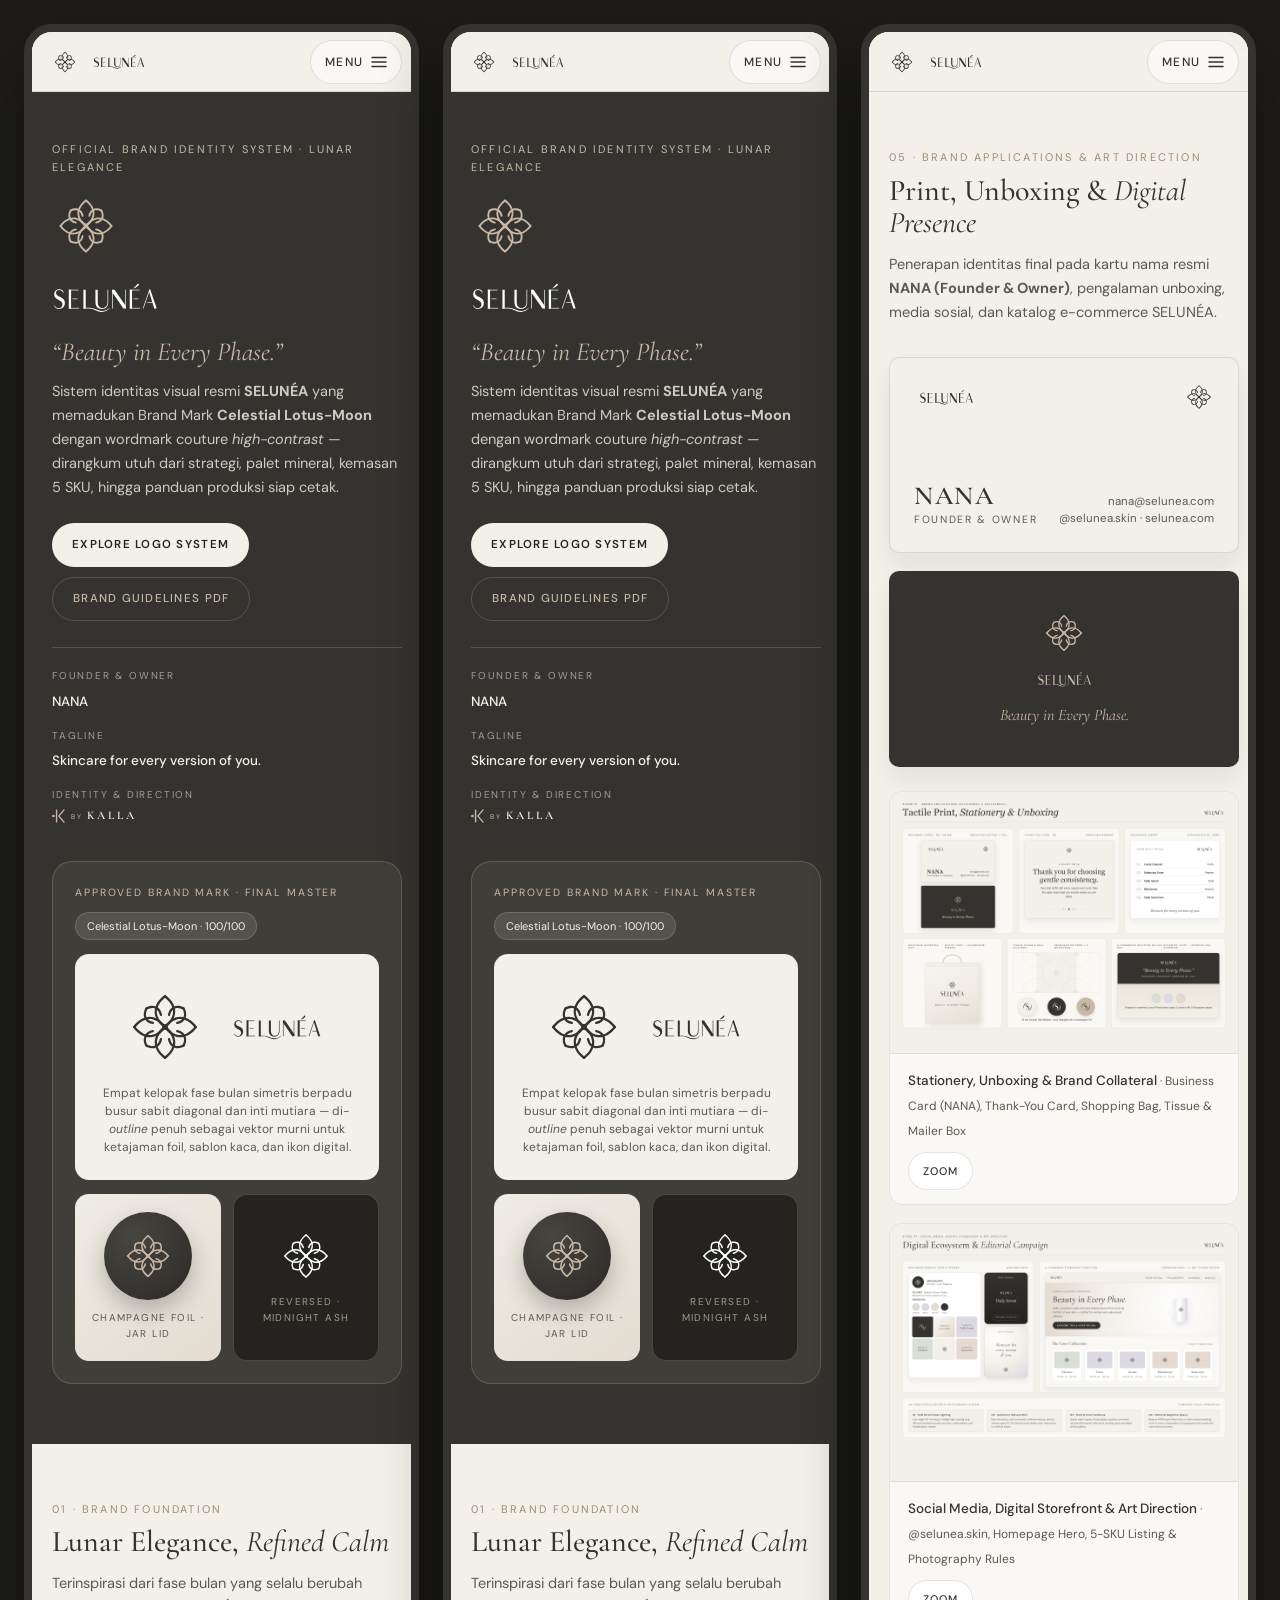
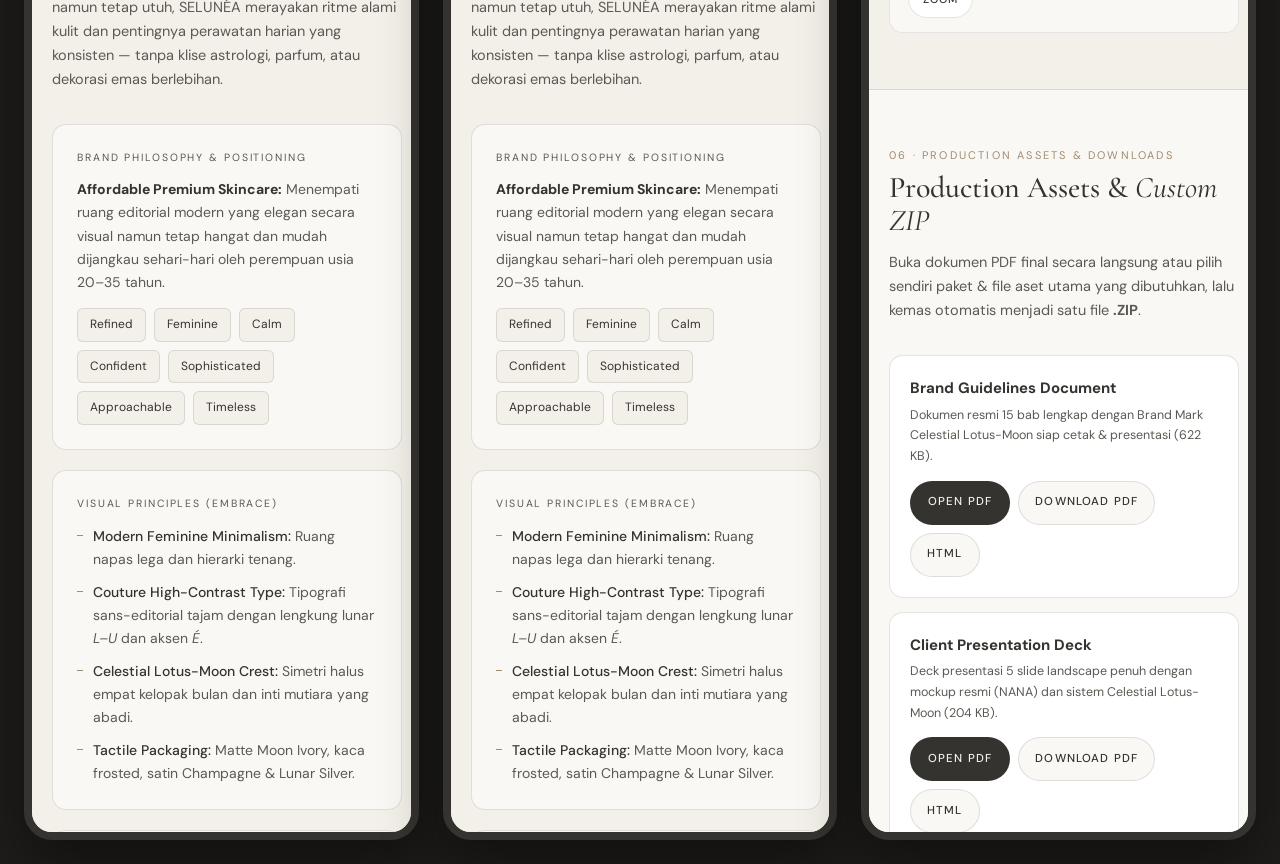
<file: 12-source-files/qa-web/mobile-390-qa-harness.html>
<!DOCTYPE html>
<html><head><meta charset="UTF-8"><style>
body { margin:0; padding:24px; background:#1E1D1B; display:flex; gap:24px; justify-content:center; align-items:flex-start; font-family:sans-serif; }
.phone { width:390px; border-radius:28px; overflow:hidden; box-shadow:0 24px 60px rgba(0,0,0,0.45); border:8px solid #34332F; background:#F3F0E9; }
iframe { width:390px; height:2400px; border:0; display:block; }
</style></head><body>
  <div class="phone"><iframe src="../../index.html" id="f1"></iframe></div>
  <div class="phone"><iframe src="../../index.html#logo-system" id="f2"></iframe></div>
  <div class="phone"><iframe src="../../index.html#applications" id="f3"></iframe></div>
</body></html>
</file>
